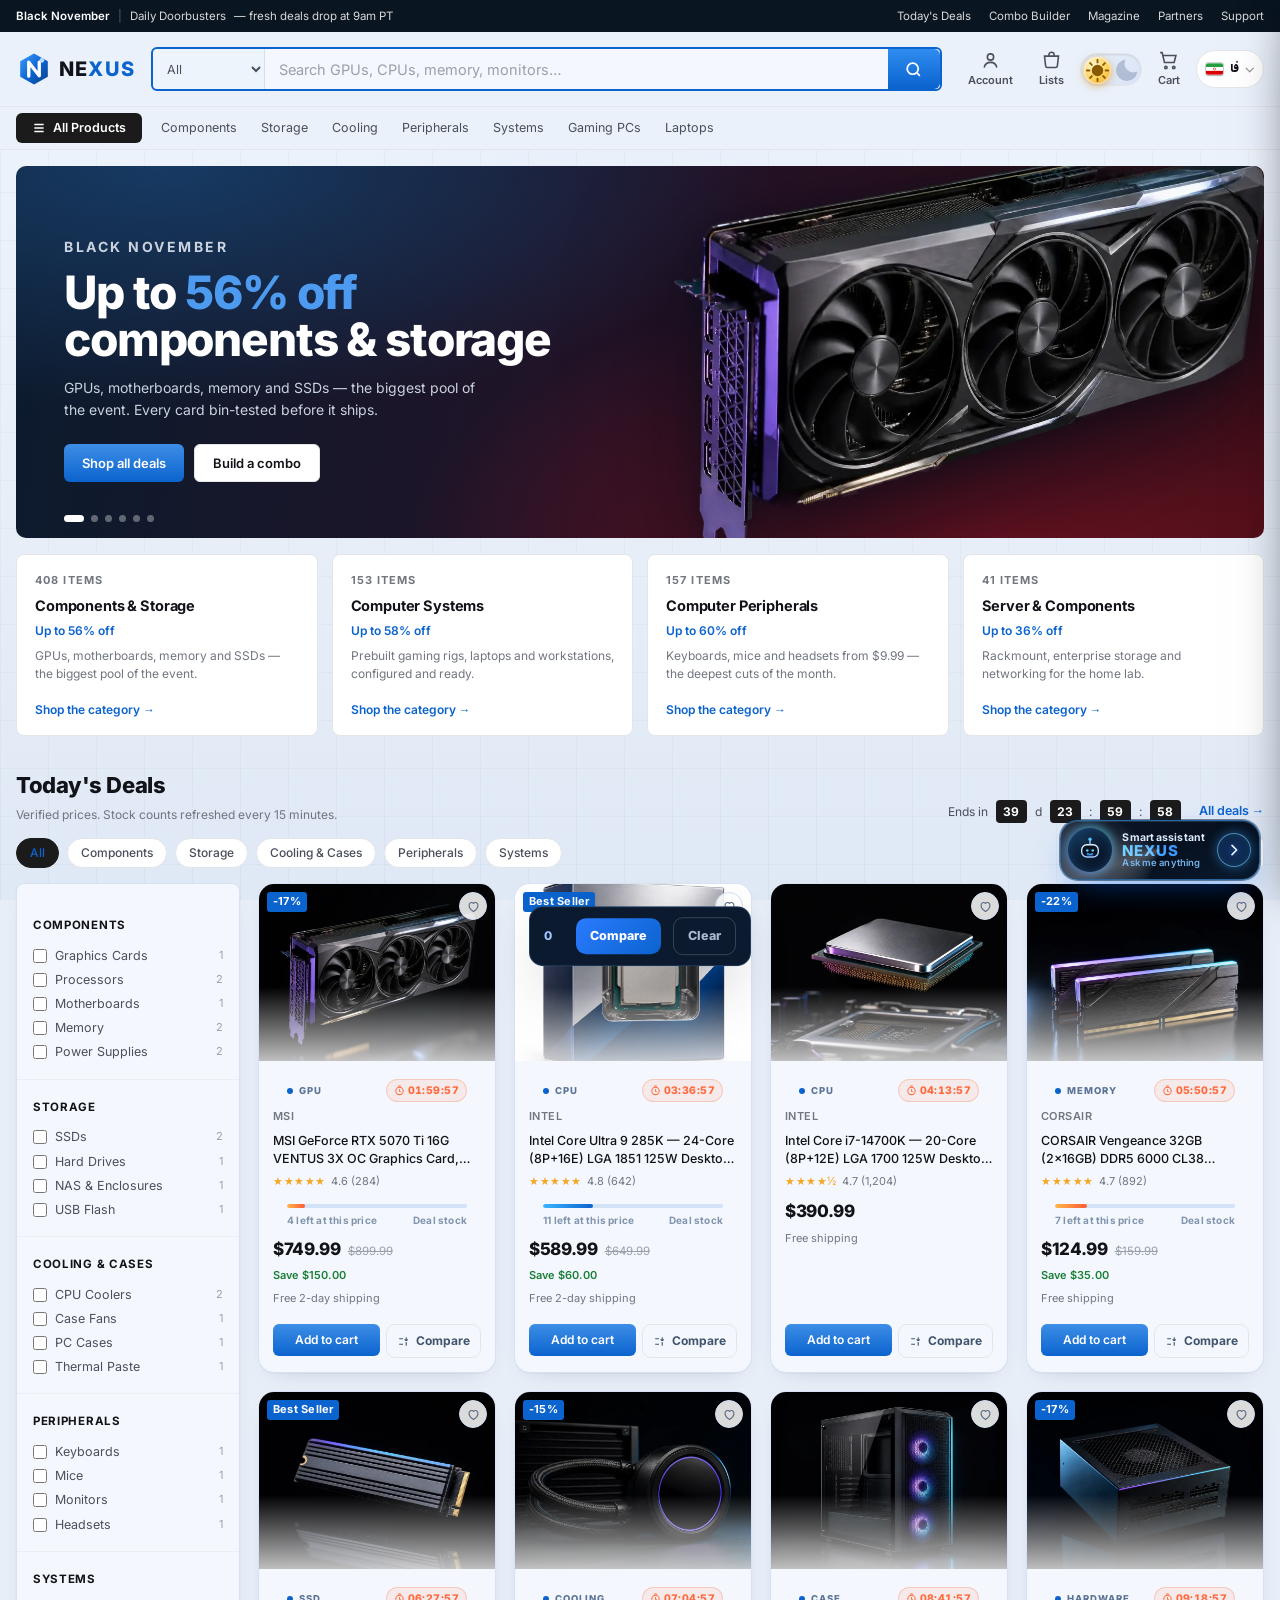
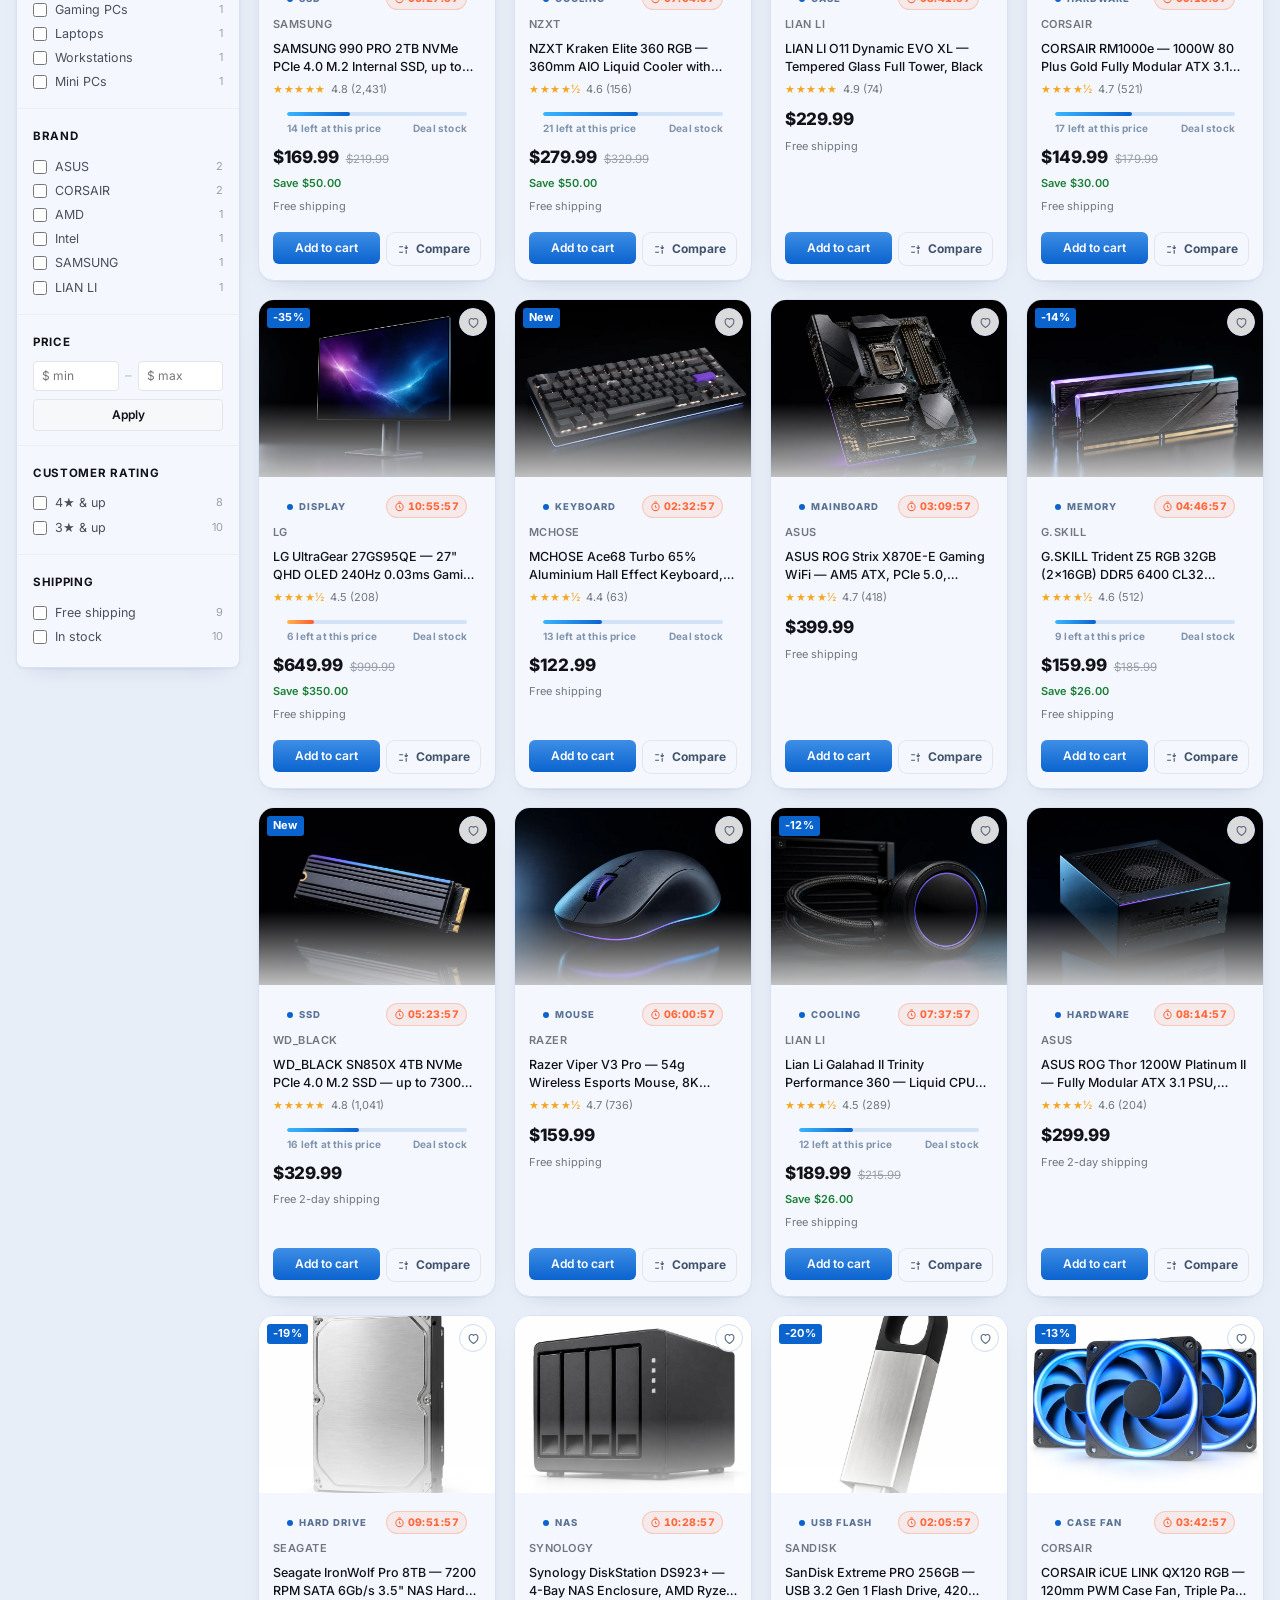
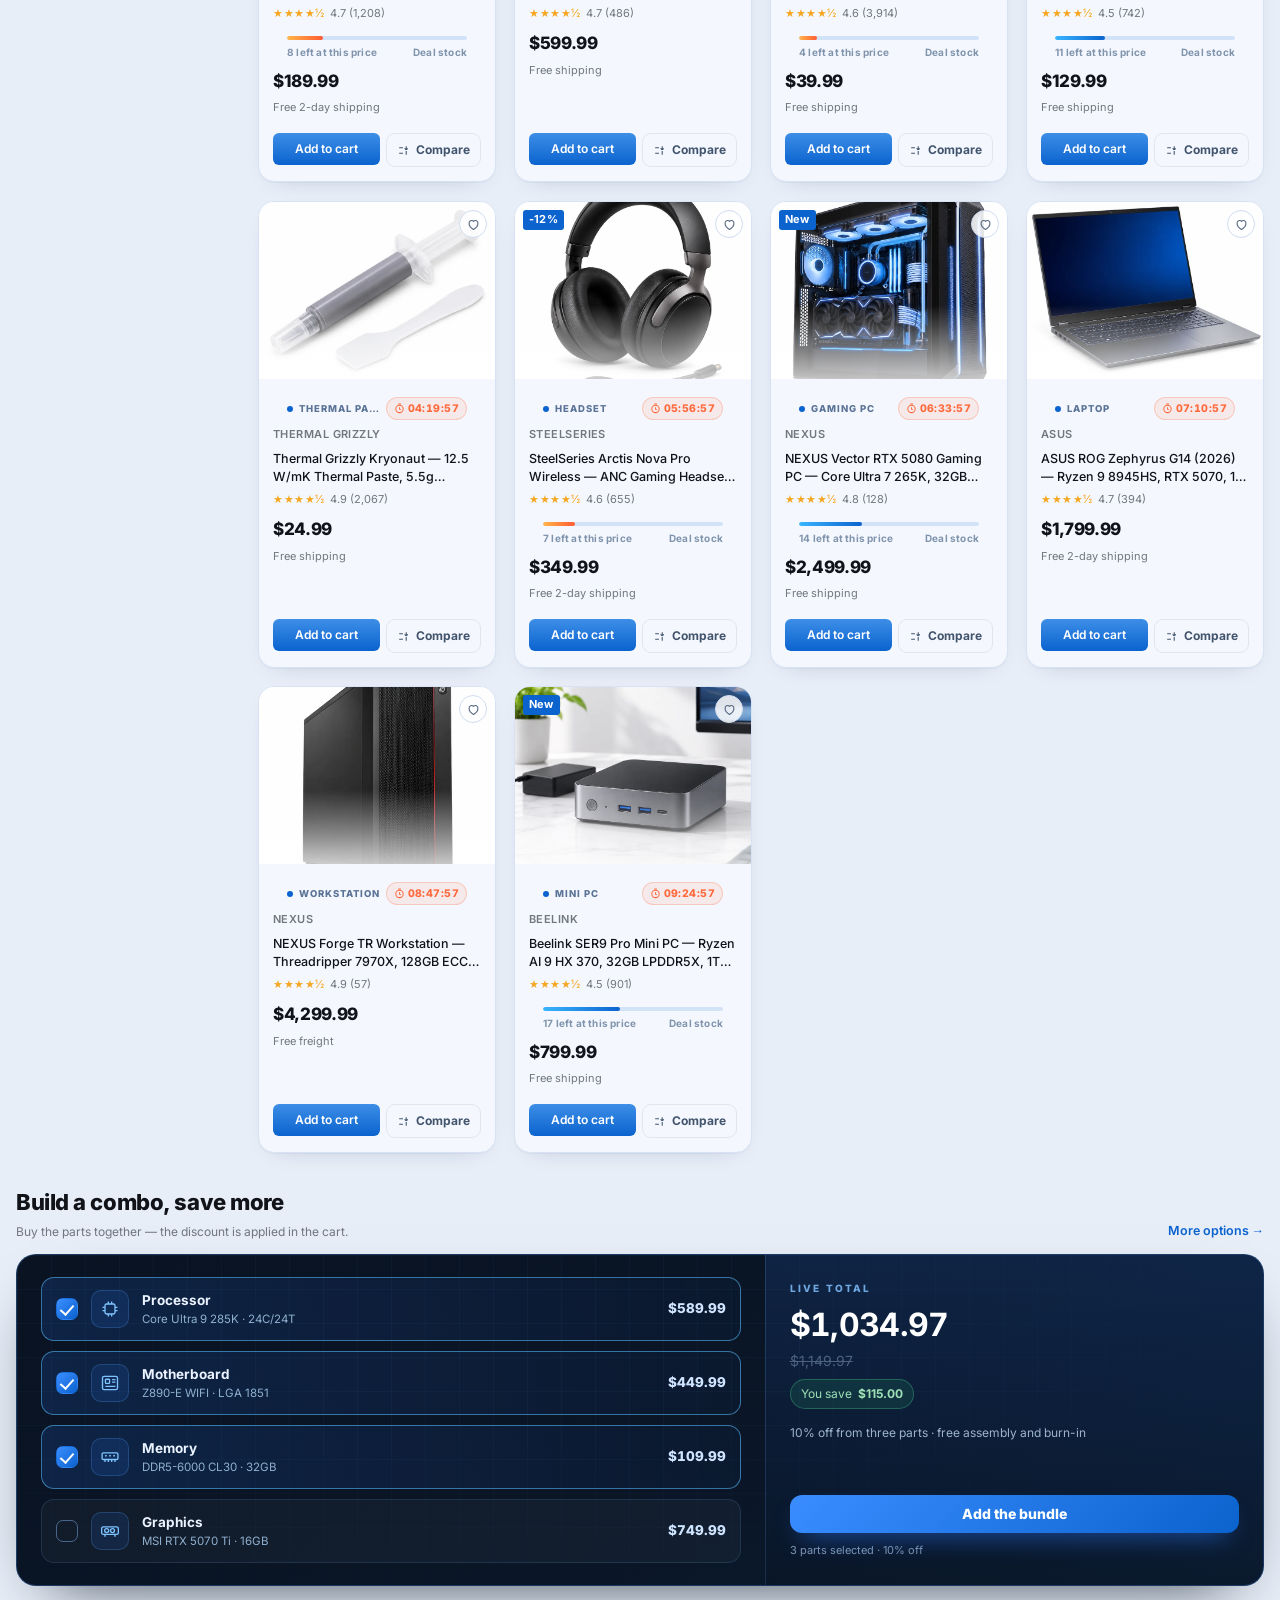
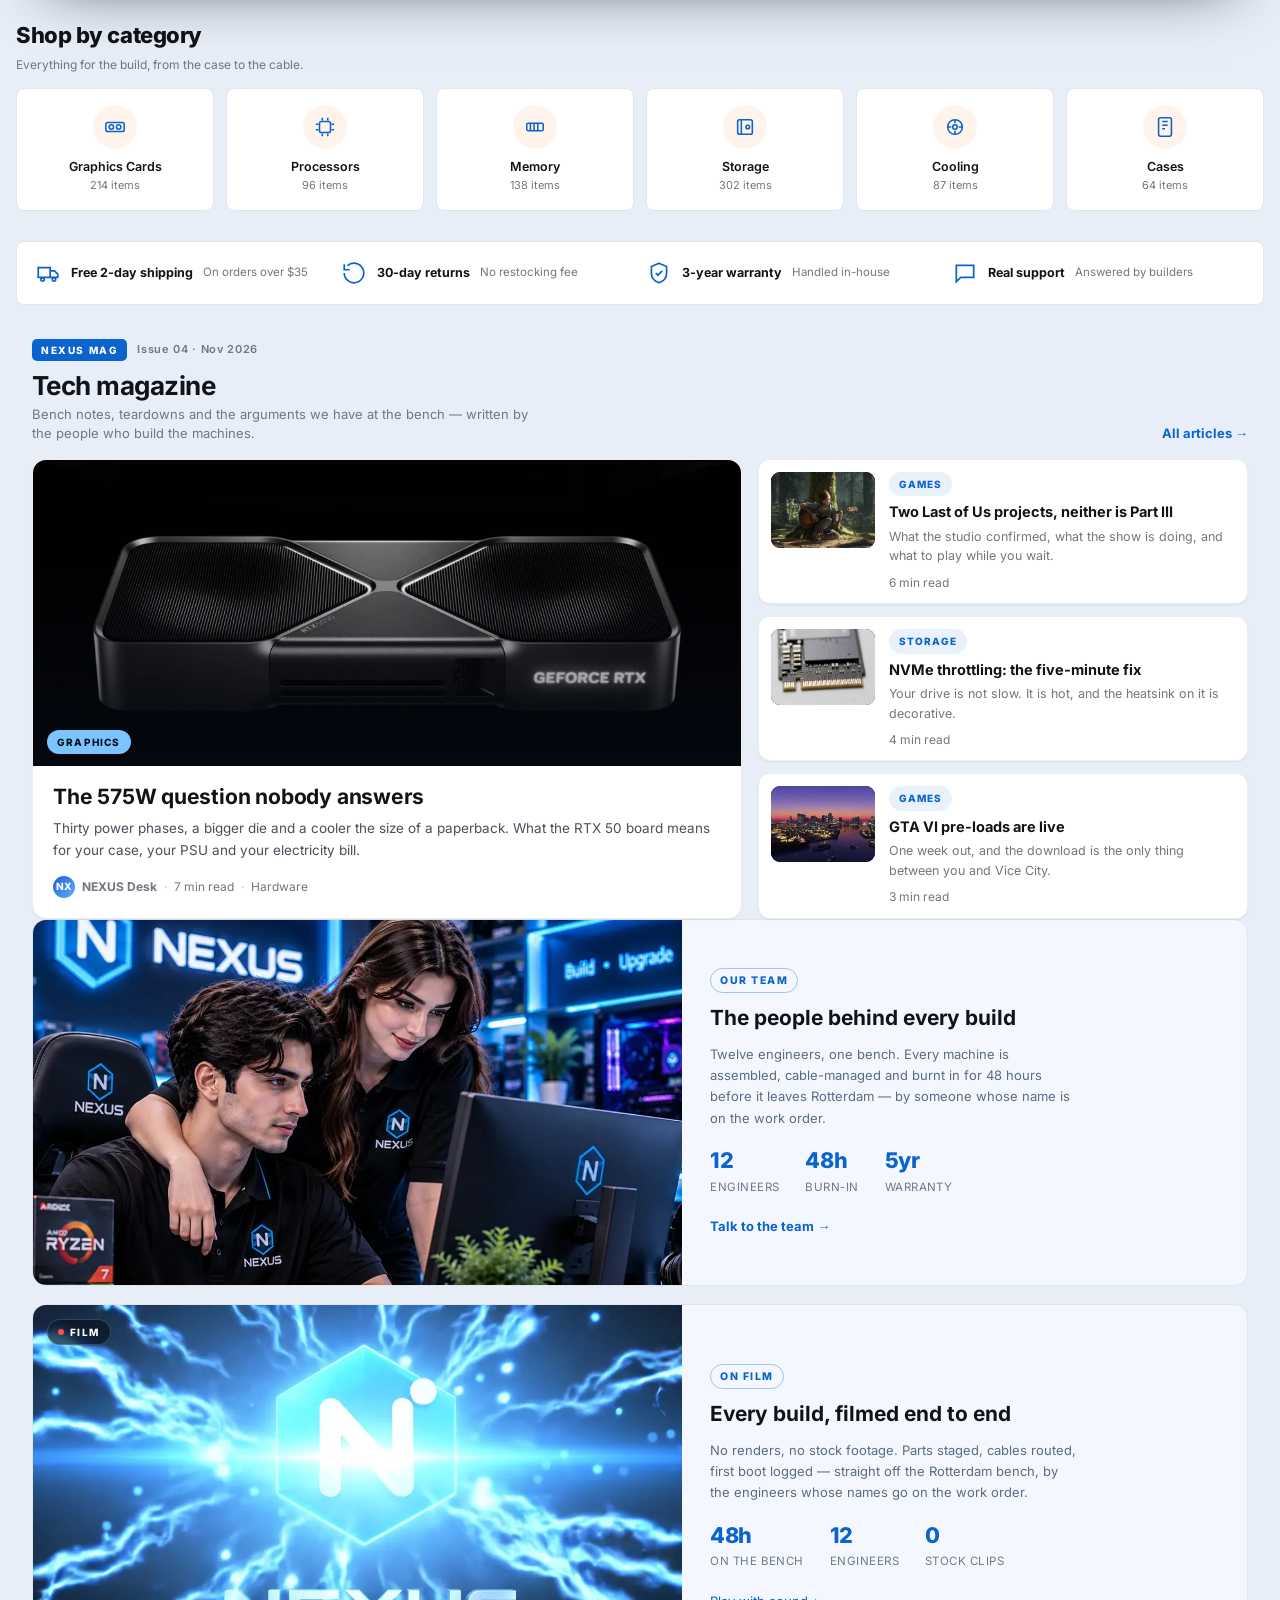
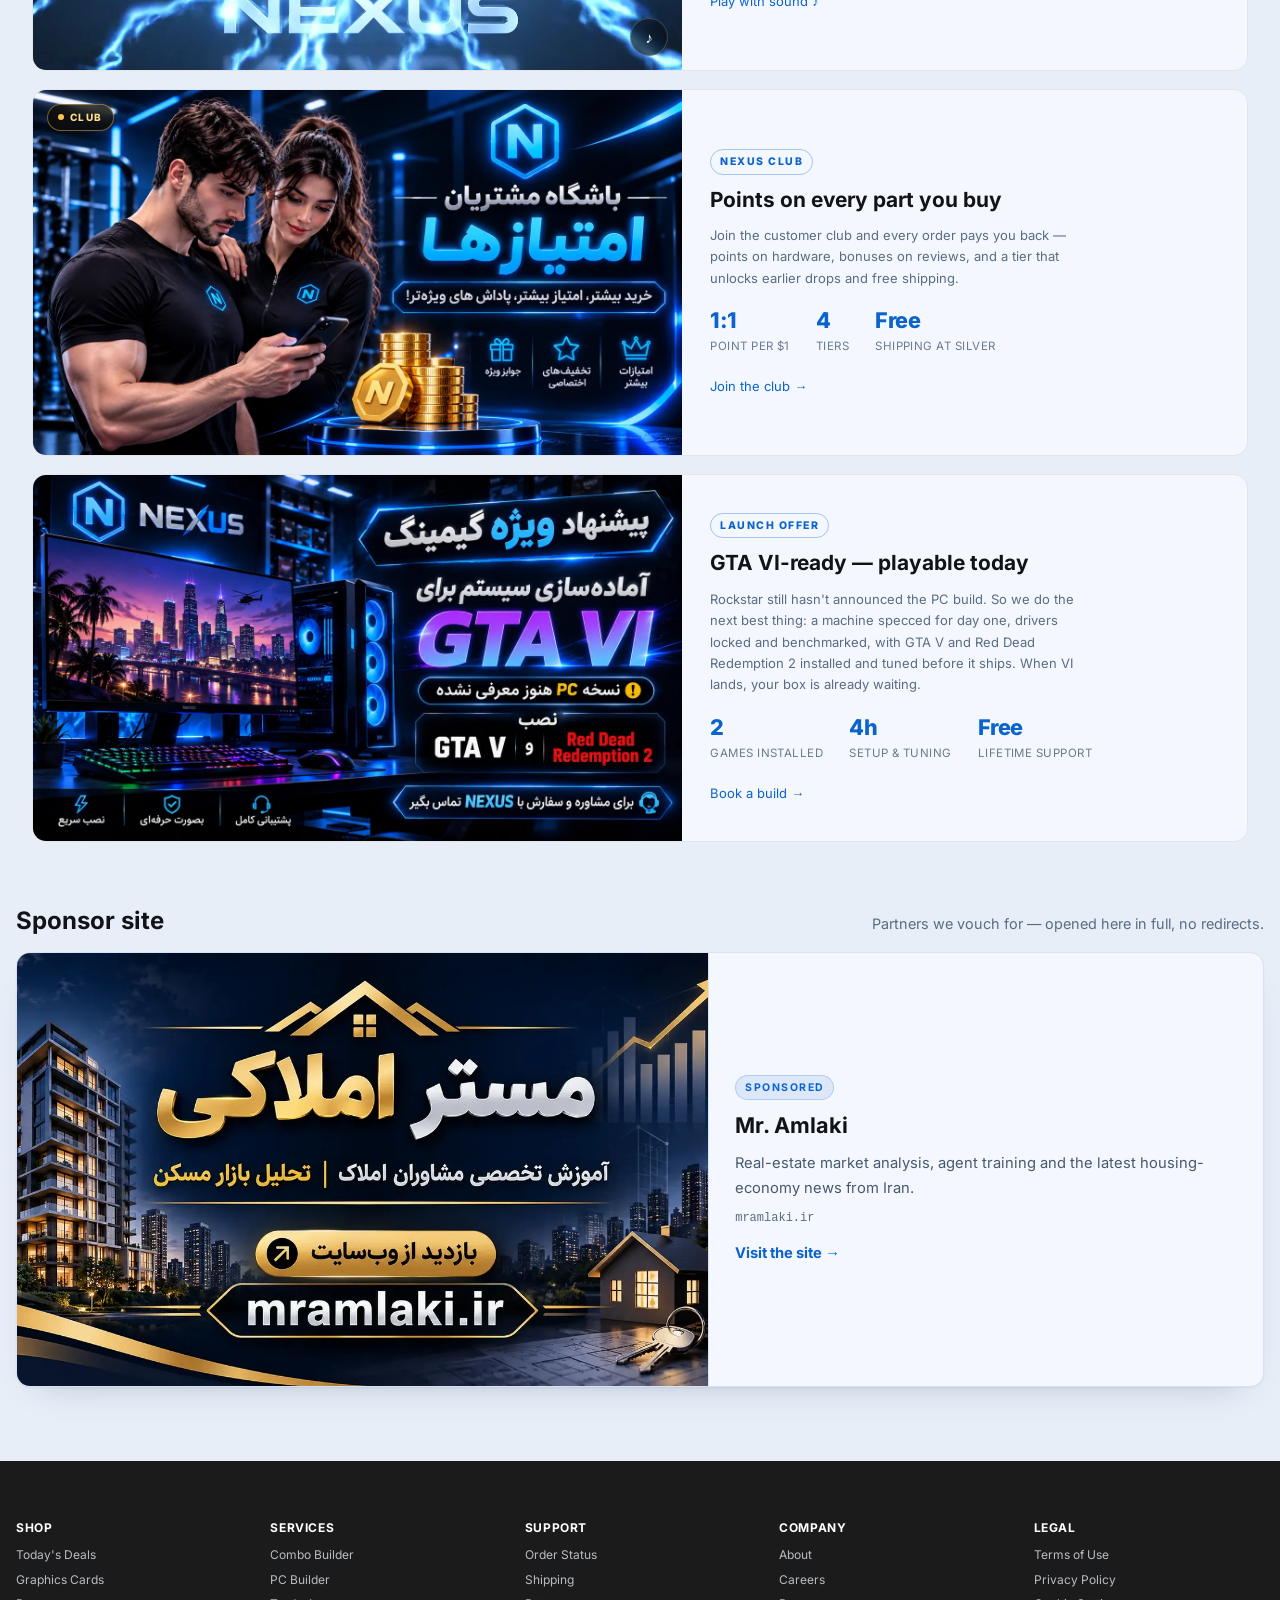
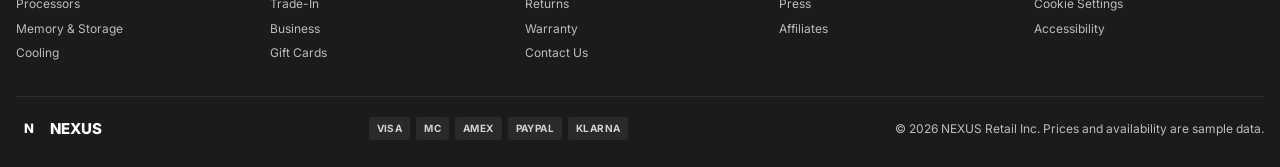
<file: index.html>
<!doctype html>
<html lang="en">
<head>
<meta charset="utf-8">
<link rel="icon" type="image/svg+xml" href="assets/logo-nexus.svg">
<meta name="viewport" content="width=device-width, initial-scale=1">
<title>NEXUS — Computer Hardware, Components &amp; PC Parts</title>
<meta name="description" content="Shop graphics cards, processors, memory, storage, cooling and peripherals. Daily deals, combo savings and 2-day shipping.">
<link rel="preload" href="assets/fonts/inter-var-lat.woff2" as="font" type="font/woff2" crossorigin>
<link rel="preload" href="assets/fonts/estedad-400-ar.woff2" as="font" type="font/woff2" crossorigin>
<link rel="stylesheet" href="assets/fonts.css?v=1">
<link rel="stylesheet" href="assets/store.css?v=22">
</head>
<body>

<!-- ============ utility bar ============ -->
<div class="util">
  <div class="wrap">
    <div class="util-left">
      <b>Black November</b><span class="sep">|</span>
      <span class="hot">Daily Doorbusters</span> — fresh deals drop at 9am PT
    </div>
    <div class="util-right">
      <a href="#deals">Today's Deals</a>
      <a href="#combos">Combo Builder</a>
      <a href="magazine.html">Magazine</a>
      <a href="#">Partners</a>
      <a href="#" id="supportLink">Support</a>
    </div>
  </div>
</div>

<!-- ============ masthead ============ -->
<header class="mast">
  <div class="wrap">
    <a class="logo" href="#top" aria-label="NEXUS home">
      <span class="logo-mark" aria-hidden="true"><svg viewBox="0 0 48 48"><defs><linearGradient id="nxg" x1="0" y1="0" x2="1" y2="1"><stop offset="0" stop-color="#3d9bff"/><stop offset=".55" stop-color="#0b63ce"/><stop offset="1" stop-color="#083f86"/></linearGradient></defs><path d="M24 3.2 42.4 13.6v20.8L24 44.8 5.6 34.4V13.6z" fill="url(#nxg)"/><path d="M17 33.5V15l14 18V15" fill="none" stroke="#fff" stroke-width="4.4" stroke-linecap="round" stroke-linejoin="round"/><circle cx="34.5" cy="12.4" r="3.1" fill="#badcff"/></svg></span>
      <span class="logo-word">NE<span>XUS</span></span>
    </a>

    <form class="search" role="search" onsubmit="return false">
      <select class="search-cat" id="searchCat" aria-label="Category">
        <option value="all">All</option>
        <option value="gpu">Graphics Cards</option>
        <option value="cpu">Processors</option>
        <option value="mobo">Motherboards</option>
        <option value="mem">Memory</option>
        <option value="psu">Power Supplies</option>
        <option value="ssd">SSDs</option>
        <option value="hdd">Hard Drives</option>
        <option value="nas">NAS &amp; Enclosures</option>
        <option value="usb">USB Flash</option>
        <option value="cool">CPU Coolers</option>
        <option value="fan">Case Fans</option>
        <option value="case">PC Cases</option>
        <option value="paste">Thermal Paste</option>
        <option value="kb">Keyboards</option>
        <option value="mouse">Mice</option>
        <option value="mon">Monitors</option>
        <option value="headset">Headsets</option>
        <option value="pc">Gaming PCs</option>
        <option value="laptop">Laptops</option>
        <option value="ws">Workstations</option>
        <option value="mini">Mini PCs</option>
      </select>
      <input class="search-in" id="searchIn" type="search" placeholder="Search GPUs, CPUs, memory, monitors…" autocomplete="off">
      <button class="search-btn" id="searchBtn" aria-label="Search">
        <svg viewBox="0 0 24 24"><circle cx="11" cy="11" r="7"/><path d="M20 20l-3.6-3.6"/></svg>
      </button>
    </form>

    <div class="mast-actions">
      <a class="mact" href="#" id="acctBtn">
        <svg viewBox="0 0 24 24"><circle cx="12" cy="8" r="3.6"/><path d="M4.8 20c.7-3.7 3.7-5.9 7.2-5.9s6.5 2.2 7.2 5.9"/></svg>
        <b>Account</b>
      </a>
      <a class="mact" href="#" id="listsBtn" role="button" aria-label="Lists">
        <svg viewBox="0 0 24 24"><path d="M4 7h16l-1.3 11.2a2 2 0 0 1-2 1.8H7.3a2 2 0 0 1-2-1.8L4 7Z"/><path d="M9 7V5.5A3 3 0 0 1 15 5.5V7"/></svg>
        <b>Lists</b>
        <span class="ld-count" id="listsCount" hidden>0</span>
      </a>
      <button class="mact theme-sw" id="modeBtn" aria-label="Switch to dark mode"><span class="tsw" aria-hidden="true">
  <svg class="tsw-sun" viewBox="0 0 24 24" width="13" height="13"><circle cx="12" cy="12" r="4.2" fill="currentColor"/><g stroke="currentColor" stroke-width="1.7" stroke-linecap="round"><path d="M12 2.6v2.2M12 19.2v2.2M2.6 12h2.2M19.2 12h2.2M5.4 5.4l1.6 1.6M17 17l1.6 1.6M18.6 5.4L17 7M7 17l-1.6 1.6"/></g></svg>
  <svg class="tsw-moon" viewBox="0 0 24 24" width="13" height="13"><path d="M20.5 14.2A8.6 8.6 0 0 1 9.8 3.5 8.6 8.6 0 1 0 20.5 14.2z" fill="currentColor"/></svg>
  <span class="tsw-knob"></span>
</span><b class="tsw-txt">Night</b></button><button class="mact" id="cartBtn" aria-label="Cart">
        <svg viewBox="0 0 24 24"><circle cx="9" cy="20" r="1.4"/><circle cx="18" cy="20" r="1.4"/><path d="M2.5 3h2.2l2.7 11.2h11l2.1-8H6.2"/></svg>
        <b>Cart</b>
        <span class="cart-count" id="cartCount">0</span>
      </button>
      <button class="lang-btn" id="langBtn"><span class="flag flag-ir"></span><b>فا</b></button>
    </div>
  </div>
</header>

<!-- ============ category nav ============ -->
<nav class="cnav" id="top">
  <div class="wrap">
    <a class="first" href="#deals">
      <svg viewBox="0 0 24 24"><path d="M4 6h16M4 12h16M4 18h16"/></svg>
      All Products
    </a>
    <a href="#deals" data-cat="grp:parts">Components</a>
    <a href="#deals" data-cat="grp:storage">Storage</a>
    <a href="#deals" data-cat="grp:coolcase">Cooling</a>
    <a href="#deals" data-cat="grp:per">Peripherals</a>
    <a href="#deals" data-cat="grp:systems">Systems</a>
    <a href="#deals" data-cat="pc">Gaming PCs</a>
    <a href="#deals" data-cat="laptop">Laptops</a>

    <div class="mega">
      <div class="mega-grid">
        <div>
          <h5>Components</h5>
          <ul>
            <li><a href="#deals" data-cat="gpu">Graphics Cards</a></li>
            <li><a href="#deals" data-cat="cpu">CPUs / Processors</a></li>
            <li><a href="#deals" data-cat="mobo">Motherboards</a></li>
            <li><a href="#deals" data-cat="mem">Memory</a></li>
            <li><a href="#deals" data-cat="psu">Power Supplies</a></li>
          </ul>
        </div>
        <div>
          <h5>Storage</h5>
          <ul>
            <li><a href="#deals" data-cat="ssd">SSDs</a></li>
            <li><a href="#deals" data-cat="hdd">Hard Drives</a></li>
            <li><a href="#deals" data-cat="nas">NAS &amp; Enclosures</a></li>
            <li><a href="#deals" data-cat="usb">USB Flash</a></li>
          </ul>
        </div>
        <div>
          <h5>Cooling &amp; Cases</h5>
          <ul>
            <li><a href="#deals" data-cat="cool">CPU Coolers</a></li>
            <li><a href="#deals" data-cat="fan">Case Fans</a></li>
            <li><a href="#deals" data-cat="case">PC Cases</a></li>
            <li><a href="#deals" data-cat="paste">Thermal Paste</a></li>
          </ul>
        </div>
        <div>
          <h5>Peripherals</h5>
          <ul>
            <li><a href="#deals" data-cat="kb">Keyboards</a></li>
            <li><a href="#deals" data-cat="mouse">Mice</a></li>
            <li><a href="#deals" data-cat="mon">Monitors</a></li>
            <li><a href="#deals" data-cat="headset">Headsets</a></li>
          </ul>
        </div>
        <div>
          <h5>Systems</h5>
          <ul>
            <li><a href="#deals" data-cat="pc">Gaming PCs</a></li>
            <li><a href="#deals" data-cat="laptop">Laptops</a></li>
            <li><a href="#deals" data-cat="ws">Workstations</a></li>
            <li><a href="#deals" data-cat="mini">Mini PCs</a></li>
          </ul>
        </div>
      </div>
    </div>
  </div>
</nav>

<main class="wrap">

  <!-- ============ hero ============ -->
  <section class="hero">
    <div class="hero-slides" aria-hidden="true">
      <div class="hero-slide gpu on"><img src="assets/gpu-cut.webp" alt="NVIDIA GeForce RTX 5090 graphics card"></div>
      <div class="hero-slide"><img src="assets/cut-cpu.webp" alt="Desktop processor with gold contact array"></div>
      <div class="hero-slide"><img src="assets/cut-monitor.webp" alt="27-inch OLED gaming monitor"></div>
      <div class="hero-slide"><img src="assets/cut-keyboard.webp" alt="Mechanical keyboard, tenkeyless"></div>
      <div class="hero-slide"><img src="assets/cut-mouse.webp" alt="Lightweight wireless gaming mouse"></div>
      <div class="hero-slide"><img src="assets/cut-aio.webp" alt="360mm all-in-one liquid CPU cooler"></div>
    </div>
    <div class="hero-in">
      <p class="hero-kicker">Black November</p>
      <h1>Up to <em>56% off</em><br>components &amp; storage</h1>
      <p>GPUs, motherboards, memory and SSDs — the biggest pool of the event. Every card bin-tested before it ships.</p>
      <div class="hero-cta">
        <a class="btn btn-orange" href="#deals">Shop all deals</a>
        <a class="btn btn-white" href="#combos">Build a combo</a>
      </div>
    </div>
    <div class="dots"><i class="on" role="button" tabindex="0" aria-label="Slide 1"></i><i role="button" tabindex="0" aria-label="Slide 2"></i><i role="button" tabindex="0" aria-label="Slide 3"></i><i role="button" tabindex="0" aria-label="Slide 4"></i><i role="button" tabindex="0" aria-label="Slide 5"></i><i role="button" tabindex="0" aria-label="Slide 6"></i></div>
  </section>

  <!-- ============ event tiles ============ -->
  <section class="events">
    <article class="evt">
      <span class="evt-count">408 ITEMS</span>
      <h4>Components &amp; Storage</h4>
      <span class="off">Up to 56% off</span>
      <p>GPUs, motherboards, memory and SSDs — the biggest pool of the event.</p>
      <a class="go" href="#deals">Shop the category →</a>
    </article>
    <article class="evt">
      <span class="evt-count">153 ITEMS</span>
      <h4>Computer Systems</h4>
      <span class="off">Up to 58% off</span>
      <p>Prebuilt gaming rigs, laptops and workstations, configured and ready.</p>
      <a class="go" href="#deals">Shop the category →</a>
    </article>
    <article class="evt">
      <span class="evt-count">157 ITEMS</span>
      <h4>Computer Peripherals</h4>
      <span class="off">Up to 60% off</span>
      <p>Keyboards, mice and headsets from $9.99 — the deepest cuts of the month.</p>
      <a class="go" href="#deals">Shop the category →</a>
    </article>
    <article class="evt">
      <span class="evt-count">41 ITEMS</span>
      <h4>Server &amp; Components</h4>
      <span class="off">Up to 36% off</span>
      <p>Rackmount, enterprise storage and networking for the home lab.</p>
      <a class="go" href="#deals">Shop the category →</a>
    </article>
  </section>

  <!-- ============ today's deals ============ -->
  <section class="sec" id="deals">
    <div class="sec-head">
      <div>
        <h2>Today's Deals</h2>
        <p>Verified prices. Stock counts refreshed every 15 minutes.</p>
      </div>
      <div style="display:flex;align-items:center;gap:18px">
        <div class="timer">Ends in <b id="t-d">40</b>d <b id="t-h">00</b>:<b id="t-m">00</b>:<b id="t-s">00</b></div>
        <a class="link" href="#">All deals →</a>
      </div>
    </div>

    <div style="display:flex;align-items:center;justify-content:space-between;gap:16px;margin-bottom:14px;flex-wrap:wrap">
      <div class="chips" id="chips">
        <button class="chip on" data-f="all">All</button>
        <button class="chip" data-f="grp:parts">Components</button>
        <button class="chip" data-f="grp:storage">Storage</button>
        <button class="chip" data-f="grp:coolcase">Cooling &amp; Cases</button>
        <button class="chip" data-f="grp:per">Peripherals</button>
        <button class="chip" data-f="grp:systems">Systems</button>
      </div>
      <div style="display:flex;align-items:center;gap:10px">
        <span style="font-size:12px;color:var(--ink-3)" id="resCount">10 results</span>
        <select id="sortSel" style="height:32px;border:1px solid var(--line);border-radius:6px;padding:0 8px;background:#fff;font-size:12px">
          <option value="pop">Sort: Popular</option>
          <option value="low">Price: low to high</option>
          <option value="high">Price: high to low</option>
          <option value="rate">Top rated</option>
        </select>
      </div>
    </div>

    <div class="shop">
      <!-- filters -->
      <aside class="filters">
        <div class="fgroup">
          <h5>Components</h5>
          <label><input type="checkbox" class="fcat" value="gpu"><span>Graphics Cards</span><span class="cnt">1</span></label>
          <label><input type="checkbox" class="fcat" value="cpu"><span>Processors</span><span class="cnt">2</span></label>
          <label><input type="checkbox" class="fcat" value="mobo"><span>Motherboards</span><span class="cnt">1</span></label>
          <label><input type="checkbox" class="fcat" value="mem"><span>Memory</span><span class="cnt">2</span></label>
          <label><input type="checkbox" class="fcat" value="psu"><span>Power Supplies</span><span class="cnt">2</span></label>
        </div>
        <div class="fgroup">
          <h5>Storage</h5>
          <label><input type="checkbox" class="fcat" value="ssd"><span>SSDs</span><span class="cnt">2</span></label>
          <label><input type="checkbox" class="fcat" value="hdd"><span>Hard Drives</span><span class="cnt">1</span></label>
          <label><input type="checkbox" class="fcat" value="nas"><span>NAS &amp; Enclosures</span><span class="cnt">1</span></label>
          <label><input type="checkbox" class="fcat" value="usb"><span>USB Flash</span><span class="cnt">1</span></label>
        </div>
        <div class="fgroup">
          <h5>Cooling &amp; Cases</h5>
          <label><input type="checkbox" class="fcat" value="cool"><span>CPU Coolers</span><span class="cnt">2</span></label>
          <label><input type="checkbox" class="fcat" value="fan"><span>Case Fans</span><span class="cnt">1</span></label>
          <label><input type="checkbox" class="fcat" value="case"><span>PC Cases</span><span class="cnt">1</span></label>
          <label><input type="checkbox" class="fcat" value="paste"><span>Thermal Paste</span><span class="cnt">1</span></label>
        </div>
        <div class="fgroup">
          <h5>Peripherals</h5>
          <label><input type="checkbox" class="fcat" value="kb"><span>Keyboards</span><span class="cnt">1</span></label>
          <label><input type="checkbox" class="fcat" value="mouse"><span>Mice</span><span class="cnt">1</span></label>
          <label><input type="checkbox" class="fcat" value="mon"><span>Monitors</span><span class="cnt">1</span></label>
          <label><input type="checkbox" class="fcat" value="headset"><span>Headsets</span><span class="cnt">1</span></label>
        </div>
        <div class="fgroup">
          <h5>Systems</h5>
          <label><input type="checkbox" class="fcat" value="pc"><span>Gaming PCs</span><span class="cnt">1</span></label>
          <label><input type="checkbox" class="fcat" value="laptop"><span>Laptops</span><span class="cnt">1</span></label>
          <label><input type="checkbox" class="fcat" value="ws"><span>Workstations</span><span class="cnt">1</span></label>
          <label><input type="checkbox" class="fcat" value="mini"><span>Mini PCs</span><span class="cnt">1</span></label>
        </div>
        <div class="fgroup">
          <h5>Brand</h5>
          <label><input type="checkbox"><span>ASUS</span><span class="cnt">2</span></label>
          <label><input type="checkbox"><span>CORSAIR</span><span class="cnt">2</span></label>
          <label><input type="checkbox"><span>AMD</span><span class="cnt">1</span></label>
          <label><input type="checkbox"><span>Intel</span><span class="cnt">1</span></label>
          <label><input type="checkbox"><span>SAMSUNG</span><span class="cnt">1</span></label>
          <label><input type="checkbox"><span>LIAN LI</span><span class="cnt">1</span></label>
        </div>
        <div class="fgroup">
          <h5>Price</h5>
          <div class="price-row">
            <input type="number" placeholder="$ min" id="pmin">
            <span style="color:#b8bcc3">–</span>
            <input type="number" placeholder="$ max" id="pmax">
          </div>
          <button class="apply" id="applyPrice">Apply</button>
        </div>
        <div class="fgroup">
          <h5>Customer rating</h5>
          <label><input type="checkbox"><span>4★ &amp; up</span><span class="cnt">8</span></label>
          <label><input type="checkbox"><span>3★ &amp; up</span><span class="cnt">10</span></label>
        </div>
        <div class="fgroup">
          <h5>Shipping</h5>
          <label><input type="checkbox"><span>Free shipping</span><span class="cnt">9</span></label>
          <label><input type="checkbox"><span>In stock</span><span class="cnt">10</span></label>
        </div>
      </aside>

      <!-- products -->
      <div class="pgrid" id="pgrid">

        <article class="pcard" data-cat="gpu" data-price="749.99" data-rate="4.6">
          <div class="pthumb"><span class="pbadge">-17%</span><img src="assets/gpu.webp" alt="MSI GeForce RTX 5070 Ti graphics card" loading="lazy"></div>
          <div class="pbody">
            <span class="pbrand">MSI</span>
            <a class="pname" href="#">MSI GeForce RTX 5070 Ti 16G VENTUS 3X OC Graphics Card, 16GB GDDR7, DLSS 4</a>
            <div class="prate"><span class="stars">★★★★★</span> 4.6 (284)</div>
            <div class="pprice"><b>$749.99</b><s>$899.99</s></div>
            <div class="promo">Save $150.00</div>
            <div class="pship">Free 2-day shipping</div>
            <div class="pactions"><button class="btn btn-orange add">Add to cart</button><button class="btn btn-white cmp" type="button">Compare</button></div>
          </div>
        </article>

        <article class="pcard" data-cat="cpu" data-price="589.99" data-rate="4.8">
          <div class="pthumb"><span class="pbadge best">Best Seller</span><img src="assets/p-cpu-ultra9.webp" alt="Intel Core Ultra 9 285K processor" loading="lazy"></div>
          <div class="pbody">
            <span class="pbrand">Intel</span>
            <a class="pname" href="#">Intel Core Ultra 9 285K — 24-Core (8P+16E) LGA 1851 125W Desktop Processor</a>
            <div class="prate"><span class="stars">★★★★★</span> 4.8 (642)</div>
            <div class="pprice"><b>$589.99</b><s>$649.99</s></div>
            <div class="promo">Save $60.00</div>
            <div class="pship">Free 2-day shipping</div>
            <div class="pactions"><button class="btn btn-orange add">Add to cart</button><button class="btn btn-white cmp" type="button">Compare</button></div>
          </div>
        </article>

        <article class="pcard" data-cat="cpu" data-price="390.99" data-rate="4.7">
          <div class="pthumb"><img src="assets/cpu.webp" alt="Intel Core i7-14700K processor" loading="lazy"></div>
          <div class="pbody">
            <span class="pbrand">Intel</span>
            <a class="pname" href="#">Intel Core i7-14700K — 20-Core (8P+12E) LGA 1700 125W Desktop Processor</a>
            <div class="prate"><span class="stars">★★★★½</span> 4.7 (1,204)</div>
            <div class="pprice"><b>$390.99</b></div>
            <div class="pship">Free shipping</div>
            <div class="pactions"><button class="btn btn-orange add">Add to cart</button><button class="btn btn-white cmp" type="button">Compare</button></div>
          </div>
        </article>

        <article class="pcard" data-cat="mem" data-price="124.99" data-rate="4.7">
          <div class="pthumb"><span class="pbadge">-22%</span><img src="assets/ram.webp" alt="Corsair Vengeance 32GB DDR5 memory kit" loading="lazy"></div>
          <div class="pbody">
            <span class="pbrand">CORSAIR</span>
            <a class="pname" href="#">CORSAIR Vengeance 32GB (2×16GB) DDR5 6000 CL38 Desktop Memory</a>
            <div class="prate"><span class="stars">★★★★★</span> 4.7 (892)</div>
            <div class="pprice"><b>$124.99</b><s>$159.99</s></div>
            <div class="promo">Save $35.00</div>
            <div class="pship">Free shipping</div>
            <div class="pactions"><button class="btn btn-orange add">Add to cart</button><button class="btn btn-white cmp" type="button">Compare</button></div>
          </div>
        </article>

        <article class="pcard" data-cat="ssd" data-price="169.99" data-rate="4.8">
          <div class="pthumb"><span class="pbadge best">Best Seller</span><img src="assets/ssd.webp" alt="Samsung 990 PRO 2TB NVMe SSD" loading="lazy"></div>
          <div class="pbody">
            <span class="pbrand">SAMSUNG</span>
            <a class="pname" href="#">SAMSUNG 990 PRO 2TB NVMe PCIe 4.0 M.2 Internal SSD, up to 7450 MB/s</a>
            <div class="prate"><span class="stars">★★★★★</span> 4.8 (2,431)</div>
            <div class="pprice"><b>$169.99</b><s>$219.99</s></div>
            <div class="promo">Save $50.00</div>
            <div class="pship">Free shipping</div>
            <div class="pactions"><button class="btn btn-orange add">Add to cart</button><button class="btn btn-white cmp" type="button">Compare</button></div>
          </div>
        </article>

        <article class="pcard" data-cat="cool" data-price="279.99" data-rate="4.6">
          <div class="pthumb"><span class="pbadge">-15%</span><img src="assets/aio.webp" alt="NZXT Kraken Elite 360 RGB liquid cooler" loading="lazy"></div>
          <div class="pbody">
            <span class="pbrand">NZXT</span>
            <a class="pname" href="#">NZXT Kraken Elite 360 RGB — 360mm AIO Liquid Cooler with LCD Display</a>
            <div class="prate"><span class="stars">★★★★½</span> 4.6 (156)</div>
            <div class="pprice"><b>$279.99</b><s>$329.99</s></div>
            <div class="promo">Save $50.00</div>
            <div class="pship">Free shipping</div>
            <div class="pactions"><button class="btn btn-orange add">Add to cart</button><button class="btn btn-white cmp" type="button">Compare</button></div>
          </div>
        </article>

        <article class="pcard" data-cat="case" data-price="229.99" data-rate="4.9">
          <div class="pthumb"><img src="assets/case.webp" alt="Lian Li O11 Dynamic EVO XL case" loading="lazy"></div>
          <div class="pbody">
            <span class="pbrand">LIAN LI</span>
            <a class="pname" href="#">LIAN LI O11 Dynamic EVO XL — Tempered Glass Full Tower, Black</a>
            <div class="prate"><span class="stars">★★★★★</span> 4.9 (74)</div>
            <div class="pprice"><b>$229.99</b></div>
            <div class="pship">Free shipping</div>
            <div class="pactions"><button class="btn btn-orange add">Add to cart</button><button class="btn btn-white cmp" type="button">Compare</button></div>
          </div>
        </article>

        <article class="pcard" data-cat="psu" data-price="149.99" data-rate="4.7">
          <div class="pthumb"><span class="pbadge">-17%</span><img src="assets/psu.webp" alt="Corsair RM1000e power supply" loading="lazy"></div>
          <div class="pbody">
            <span class="pbrand">CORSAIR</span>
            <a class="pname" href="#">CORSAIR RM1000e — 1000W 80 Plus Gold Fully Modular ATX 3.1 PSU</a>
            <div class="prate"><span class="stars">★★★★½</span> 4.7 (521)</div>
            <div class="pprice"><b>$149.99</b><s>$179.99</s></div>
            <div class="promo">Save $30.00</div>
            <div class="pship">Free shipping</div>
            <div class="pactions"><button class="btn btn-orange add">Add to cart</button><button class="btn btn-white cmp" type="button">Compare</button></div>
          </div>
        </article>

        <article class="pcard" data-cat="mon" data-price="649.99" data-rate="4.5">
          <div class="pthumb"><span class="pbadge">-35%</span><img src="assets/monitor.webp" alt="LG UltraGear 27 inch OLED gaming monitor" loading="lazy"></div>
          <div class="pbody">
            <span class="pbrand">LG</span>
            <a class="pname" href="#">LG UltraGear 27GS95QE — 27" QHD OLED 240Hz 0.03ms Gaming Monitor</a>
            <div class="prate"><span class="stars">★★★★½</span> 4.5 (208)</div>
            <div class="pprice"><b>$649.99</b><s>$999.99</s></div>
            <div class="promo">Save $350.00</div>
            <div class="pship">Free shipping</div>
            <div class="pactions"><button class="btn btn-orange add">Add to cart</button><button class="btn btn-white cmp" type="button">Compare</button></div>
          </div>
        </article>

        <article class="pcard" data-cat="kb" data-price="122.99" data-rate="4.4">
          <div class="pthumb"><span class="pbadge new">New</span><img src="assets/keyboard.webp" alt="MCHOSE Ace68 Turbo keyboard" loading="lazy"></div>
          <div class="pbody">
            <span class="pbrand">MCHOSE</span>
            <a class="pname" href="#">MCHOSE Ace68 Turbo 65% Aluminium Hall Effect Keyboard, 16K Polling</a>
            <div class="prate"><span class="stars">★★★★½</span> 4.4 (63)</div>
            <div class="pprice"><b>$122.99</b></div>
            <div class="pship">Free shipping</div>
            <div class="pactions"><button class="btn btn-orange add">Add to cart</button><button class="btn btn-white cmp" type="button">Compare</button></div>
          </div>
        </article>


        <article class="pcard" data-cat="mobo" data-price="399.99" data-rate="4.7">
          <div class="pthumb"><img src="assets/mobo.webp" alt="ASUS ROG Strix X870E-E motherboard" loading="lazy"></div>
          <div class="pbody">
            <span class="pbrand">ASUS</span>
            <a class="pname" href="#">ASUS ROG Strix X870E-E Gaming WiFi — AM5 ATX, PCIe 5.0, 18+2+2 Power Stages</a>
            <div class="prate"><span class="stars">★★★★½</span> 4.7 (418)</div>
            <div class="pprice"><b>$399.99</b></div>
            <div class="pship">Free shipping</div>
            <div class="pactions"><button class="btn btn-orange add">Add to cart</button><button class="btn btn-white cmp" type="button">Compare</button></div>
          </div>
        </article>

        <article class="pcard" data-cat="mem" data-price="159.99" data-rate="4.6">
          <div class="pthumb"><span class="pbadge">-14%</span><img src="assets/ram.webp" alt="G.SKILL Trident Z5 RGB memory" loading="lazy"></div>
          <div class="pbody">
            <span class="pbrand">G.SKILL</span>
            <a class="pname" href="#">G.SKILL Trident Z5 RGB 32GB (2×16GB) DDR5 6400 CL32 Desktop Memory</a>
            <div class="prate"><span class="stars">★★★★½</span> 4.6 (512)</div>
            <div class="pprice"><b>$159.99</b><s>$185.99</s></div>
            <div class="promo">Save $26.00</div>
            <div class="pship">Free shipping</div>
            <div class="pactions"><button class="btn btn-orange add">Add to cart</button><button class="btn btn-white cmp" type="button">Compare</button></div>
          </div>
        </article>

        <article class="pcard" data-cat="ssd" data-price="329.99" data-rate="4.8">
          <div class="pthumb"><span class="pbadge new">New</span><img src="assets/ssd.webp" alt="WD_BLACK SN850X 4TB SSD" loading="lazy"></div>
          <div class="pbody">
            <span class="pbrand">WD_BLACK</span>
            <a class="pname" href="#">WD_BLACK SN850X 4TB NVMe PCIe 4.0 M.2 SSD — up to 7300 MB/s, with heatsink</a>
            <div class="prate"><span class="stars">★★★★★</span> 4.8 (1,041)</div>
            <div class="pprice"><b>$329.99</b></div>
            <div class="pship">Free 2-day shipping</div>
            <div class="pactions"><button class="btn btn-orange add">Add to cart</button><button class="btn btn-white cmp" type="button">Compare</button></div>
          </div>
        </article>

        <article class="pcard" data-cat="mouse" data-price="159.99" data-rate="4.7">
          <div class="pthumb"><img src="assets/mouse.webp" alt="Razer Viper V3 Pro mouse" loading="lazy"></div>
          <div class="pbody">
            <span class="pbrand">RAZER</span>
            <a class="pname" href="#">Razer Viper V3 Pro — 54g Wireless Esports Mouse, 8K Polling, Focus Pro 35K</a>
            <div class="prate"><span class="stars">★★★★½</span> 4.7 (736)</div>
            <div class="pprice"><b>$159.99</b></div>
            <div class="pship">Free shipping</div>
            <div class="pactions"><button class="btn btn-orange add">Add to cart</button><button class="btn btn-white cmp" type="button">Compare</button></div>
          </div>
        </article>

        <article class="pcard" data-cat="cool" data-price="189.99" data-rate="4.5">
          <div class="pthumb"><span class="pbadge">-12%</span><img src="assets/aio.webp" alt="Lian Li Galahad II 360 cooler" loading="lazy"></div>
          <div class="pbody">
            <span class="pbrand">LIAN LI</span>
            <a class="pname" href="#">Lian Li Galahad II Trinity Performance 360 — Liquid CPU Cooler, 3×120mm</a>
            <div class="prate"><span class="stars">★★★★½</span> 4.5 (289)</div>
            <div class="pprice"><b>$189.99</b><s>$215.99</s></div>
            <div class="promo">Save $26.00</div>
            <div class="pship">Free shipping</div>
            <div class="pactions"><button class="btn btn-orange add">Add to cart</button><button class="btn btn-white cmp" type="button">Compare</button></div>
          </div>
        </article>

        <article class="pcard" data-cat="psu" data-price="299.99" data-rate="4.6">
          <div class="pthumb"><img src="assets/psu.webp" alt="ASUS ROG Thor 1200W PSU" loading="lazy"></div>
          <div class="pbody">
            <span class="pbrand">ASUS</span>
            <a class="pname" href="#">ASUS ROG Thor 1200W Platinum II — Fully Modular ATX 3.1 PSU, OLED Power Display</a>
            <div class="prate"><span class="stars">★★★★½</span> 4.6 (204)</div>
            <div class="pprice"><b>$299.99</b></div>
            <div class="pship">Free 2-day shipping</div>
            <div class="pactions"><button class="btn btn-orange add">Add to cart</button><button class="btn btn-white cmp" type="button">Compare</button></div>
          </div>
        </article>
        <article class="pcard" data-cat="hdd" data-price="189.99" data-rate="4.7">
          <div class="pthumb"><span class="pbadge">-19%</span><img src="assets/p-hdd.webp" alt="Seagate IronWolf Pro 8TB hard drive" loading="lazy"></div>
          <div class="pbody">
            <span class="pbrand">SEAGATE</span>
            <a class="pname" href="#">Seagate IronWolf Pro 8TB — 7200 RPM SATA 6Gb/s 3.5" NAS Hard Drive, 256MB Cache</a>
            <div class="prate"><span class="stars">★★★★½</span> 4.7 (1,208)</div>
            <div class="pprice"><b>$189.99</b></div>
            <div class="pship">Free 2-day shipping</div>
            <div class="pactions"><button class="btn btn-orange add">Add to cart</button><button class="btn btn-white cmp" type="button">Compare</button></div>
          </div>
        </article>
        <article class="pcard" data-cat="nas" data-price="599.99" data-rate="4.7">
          <div class="pthumb"><img src="assets/p-nas.webp" alt="Synology DiskStation DS923+ NAS enclosure" loading="lazy"></div>
          <div class="pbody">
            <span class="pbrand">SYNOLOGY</span>
            <a class="pname" href="#">Synology DiskStation DS923+ — 4-Bay NAS Enclosure, AMD Ryzen R1600, 4GB DDR4 ECC</a>
            <div class="prate"><span class="stars">★★★★½</span> 4.7 (486)</div>
            <div class="pprice"><b>$599.99</b></div>
            <div class="pship">Free shipping</div>
            <div class="pactions"><button class="btn btn-orange add">Add to cart</button><button class="btn btn-white cmp" type="button">Compare</button></div>
          </div>
        </article>
        <article class="pcard" data-cat="usb" data-price="39.99" data-rate="4.6">
          <div class="pthumb"><span class="pbadge">-20%</span><img src="assets/p-usb.webp" alt="SanDisk Extreme PRO USB flash drive" loading="lazy"></div>
          <div class="pbody">
            <span class="pbrand">SANDISK</span>
            <a class="pname" href="#">SanDisk Extreme PRO 256GB — USB 3.2 Gen 1 Flash Drive, 420 MB/s Read</a>
            <div class="prate"><span class="stars">★★★★½</span> 4.6 (3,914)</div>
            <div class="pprice"><b>$39.99</b></div>
            <div class="pship">Free shipping</div>
            <div class="pactions"><button class="btn btn-orange add">Add to cart</button><button class="btn btn-white cmp" type="button">Compare</button></div>
          </div>
        </article>
        <article class="pcard" data-cat="fan" data-price="129.99" data-rate="4.5">
          <div class="pthumb"><span class="pbadge">-13%</span><img src="assets/p-fan.webp" alt="Corsair iCUE LINK QX120 RGB case fans" loading="lazy"></div>
          <div class="pbody">
            <span class="pbrand">CORSAIR</span>
            <a class="pname" href="#">CORSAIR iCUE LINK QX120 RGB — 120mm PWM Case Fan, Triple Pack with Controller</a>
            <div class="prate"><span class="stars">★★★★½</span> 4.5 (742)</div>
            <div class="pprice"><b>$129.99</b></div>
            <div class="pship">Free shipping</div>
            <div class="pactions"><button class="btn btn-orange add">Add to cart</button><button class="btn btn-white cmp" type="button">Compare</button></div>
          </div>
        </article>
        <article class="pcard" data-cat="paste" data-price="24.99" data-rate="4.9">
          <div class="pthumb"><img src="assets/p-paste.webp" alt="Thermal Grizzly Kryonaut thermal paste" loading="lazy"></div>
          <div class="pbody">
            <span class="pbrand">THERMAL GRIZZLY</span>
            <a class="pname" href="#">Thermal Grizzly Kryonaut — 12.5 W/mK Thermal Paste, 5.5g Syringe</a>
            <div class="prate"><span class="stars">★★★★½</span> 4.9 (2,067)</div>
            <div class="pprice"><b>$24.99</b></div>
            <div class="pship">Free shipping</div>
            <div class="pactions"><button class="btn btn-orange add">Add to cart</button><button class="btn btn-white cmp" type="button">Compare</button></div>
          </div>
        </article>
        <article class="pcard" data-cat="headset" data-price="349.99" data-rate="4.6">
          <div class="pthumb"><span class="pbadge">-12%</span><img src="assets/p-headset.webp" alt="SteelSeries Arctis Nova Pro Wireless headset" loading="lazy"></div>
          <div class="pbody">
            <span class="pbrand">STEELSERIES</span>
            <a class="pname" href="#">SteelSeries Arctis Nova Pro Wireless — ANC Gaming Headset, Dual Battery, 2.4GHz + BT</a>
            <div class="prate"><span class="stars">★★★★½</span> 4.6 (655)</div>
            <div class="pprice"><b>$349.99</b></div>
            <div class="pship">Free 2-day shipping</div>
            <div class="pactions"><button class="btn btn-orange add">Add to cart</button><button class="btn btn-white cmp" type="button">Compare</button></div>
          </div>
        </article>
        <article class="pcard" data-cat="pc" data-price="2499.99" data-rate="4.8">
          <div class="pthumb"><span class="pbadge new">New</span><img src="assets/p-gamingpc.webp" alt="NEXUS Vector gaming desktop with glass side panel" loading="lazy"></div>
          <div class="pbody">
            <span class="pbrand">NEXUS</span>
            <a class="pname" href="#">NEXUS Vector RTX 5080 Gaming PC — Core Ultra 7 265K, 32GB DDR5, 2TB Gen4 NVMe</a>
            <div class="prate"><span class="stars">★★★★½</span> 4.8 (128)</div>
            <div class="pprice"><b>$2499.99</b></div>
            <div class="pship">Free shipping</div>
            <div class="pactions"><button class="btn btn-orange add">Add to cart</button><button class="btn btn-white cmp" type="button">Compare</button></div>
          </div>
        </article>
        <article class="pcard" data-cat="laptop" data-price="1799.99" data-rate="4.7">
          <div class="pthumb"><img src="assets/p-laptop.webp" alt="ASUS ROG Zephyrus G14 gaming laptop" loading="lazy"></div>
          <div class="pbody">
            <span class="pbrand">ASUS</span>
            <a class="pname" href="#">ASUS ROG Zephyrus G14 (2026) — Ryzen 9 8945HS, RTX 5070, 14" 3K 120Hz OLED</a>
            <div class="prate"><span class="stars">★★★★½</span> 4.7 (394)</div>
            <div class="pprice"><b>$1799.99</b></div>
            <div class="pship">Free 2-day shipping</div>
            <div class="pactions"><button class="btn btn-orange add">Add to cart</button><button class="btn btn-white cmp" type="button">Compare</button></div>
          </div>
        </article>
        <article class="pcard" data-cat="ws" data-price="4299.99" data-rate="4.9">
          <div class="pthumb"><img src="assets/p-workstation.webp" alt="NEXUS Forge Threadripper workstation tower" loading="lazy"></div>
          <div class="pbody">
            <span class="pbrand">NEXUS</span>
            <a class="pname" href="#">NEXUS Forge TR Workstation — Threadripper 7970X, 128GB ECC DDR5, 4TB NVMe</a>
            <div class="prate"><span class="stars">★★★★½</span> 4.9 (57)</div>
            <div class="pprice"><b>$4299.99</b></div>
            <div class="pship">Free freight</div>
            <div class="pactions"><button class="btn btn-orange add">Add to cart</button><button class="btn btn-white cmp" type="button">Compare</button></div>
          </div>
        </article>
        <article class="pcard" data-cat="mini" data-price="799.99" data-rate="4.5">
          <div class="pthumb"><span class="pbadge new">New</span><img src="assets/p-minipc.webp" alt="Beelink SER9 Pro mini PC" loading="lazy"></div>
          <div class="pbody">
            <span class="pbrand">BEELINK</span>
            <a class="pname" href="#">Beelink SER9 Pro Mini PC — Ryzen AI 9 HX 370, 32GB LPDDR5X, 1TB NVMe</a>
            <div class="prate"><span class="stars">★★★★½</span> 4.5 (901)</div>
            <div class="pprice"><b>$799.99</b></div>
            <div class="pship">Free shipping</div>
            <div class="pactions"><button class="btn btn-orange add">Add to cart</button><button class="btn btn-white cmp" type="button">Compare</button></div>
          </div>
        </article>
      </div>
    </div>
  </section>

  <!-- ============ combos ============ -->
  <section class="sec" id="combos">
    <div class="sec-head">
      <div>
        <h2>Build a combo, save more</h2>
        <p>Buy the parts together — the discount is applied in the cart.</p>
      </div>
      <a class="link" href="#">More options →</a>
    </div>

    <div class="builder" id="builder">
      <div class="bg-grid" aria-hidden="true"></div>

      <div class="bld-list">
        <div class="bld-step" data-p="589.99" data-name="Core Ultra 9 285K">
          <button class="bld-tick on" type="button" aria-pressed="true"></button>
          <span class="bld-ico"><svg viewBox="0 0 24 24" fill="none" stroke="currentColor" stroke-width="1.6"><rect x="6" y="6" width="12" height="12" rx="2"/><path d="M10 3v3M14 3v3M10 18v3M14 18v3M3 10h3M3 14h3M18 10h3M18 14h3"/></svg></span>
          <span class="bld-txt"><b>Processor</b><i>Core Ultra 9 285K · 24C/24T</i></span>
          <span class="bld-price">$589.99</span>
        </div>

        <div class="bld-step" data-p="449.99" data-name="Z890-E WIFI">
          <button class="bld-tick on" type="button" aria-pressed="true"></button>
          <span class="bld-ico"><svg viewBox="0 0 24 24" fill="none" stroke="currentColor" stroke-width="1.6"><rect x="3" y="4" width="18" height="16" rx="2"/><rect x="6.5" y="7.5" width="5" height="5" rx="1"/><path d="M14.5 8h4M14.5 11h4M6.5 16h12"/></svg></span>
          <span class="bld-txt"><b>Motherboard</b><i>Z890-E WIFI · LGA 1851</i></span>
          <span class="bld-price">$449.99</span>
        </div>

        <div class="bld-step" data-p="109.99" data-name="DDR5 6000 32GB">
          <button class="bld-tick on" type="button" aria-pressed="true"></button>
          <span class="bld-ico"><svg viewBox="0 0 24 24" fill="none" stroke="currentColor" stroke-width="1.6"><rect x="2.5" y="7" width="19" height="8" rx="1.5"/><path d="M6 15v3M10 15v3M14 15v3M18 15v3M6 10.5h2M11 10.5h2M16 10.5h2"/></svg></span>
          <span class="bld-txt"><b>Memory</b><i>DDR5-6000 CL30 · 32GB</i></span>
          <span class="bld-price">$109.99</span>
        </div>

        <div class="bld-step" data-p="749.99" data-name="RTX 5070 Ti">
          <button class="bld-tick" type="button" aria-pressed="false"></button>
          <span class="bld-ico"><svg viewBox="0 0 24 24" fill="none" stroke="currentColor" stroke-width="1.6"><rect x="2" y="7" width="20" height="9" rx="2"/><circle cx="8" cy="11.5" r="2.4"/><circle cx="15" cy="11.5" r="2.4"/><path d="M6 16v3M18 16v3"/></svg></span>
          <span class="bld-txt"><b>Graphics</b><i>MSI RTX 5070 Ti · 16GB</i></span>
          <span class="bld-price">$749.99</span>
        </div>
      </div>

      <aside class="bld-sum">
        <span class="bld-kicker" id="bldKick">LIVE TOTAL</span>
        <div class="bld-total"><b id="bldTotal">$819.98</b><s id="bldWas">$872.98</s></div>
        <div class="bld-save"><span id="bldSaveLbl">You save</span> <b id="bldSave">$53.00</b></div>
        <p class="bld-note" id="bldNote">10% off from three parts · free assembly</p>
        <button class="btn combo-add" id="bldAdd" type="button">Add the bundle</button>
        <span class="bld-hint" id="bldHint" data-fa="۳ قطعه انتخاب شده">3 parts selected</span>
      </aside>
    </div>

  </section>

  <!-- ============ categories ============ -->
  <section class="sec">
    <div class="sec-head">
      <div><h2>Shop by category</h2><p>Everything for the build, from the case to the cable.</p></div>
    </div>
    <div class="cats">
      <a class="cat" href="#deals"><span class="ico"><svg viewBox="0 0 24 24"><rect x="2" y="7" width="20" height="10" rx="2"/><circle cx="8" cy="12" r="2.4"/><circle cx="16" cy="12" r="2.4"/></svg></span><b>Graphics Cards</b><span>214 items</span></a>
      <a class="cat" href="#deals"><span class="ico"><svg viewBox="0 0 24 24"><rect x="6" y="6" width="12" height="12" rx="2"/><path d="M9 2v3M15 2v3M9 19v3M15 19v3M2 9h3M2 15h3M19 9h3M19 15h3"/></svg></span><b>Processors</b><span>96 items</span></a>
      <a class="cat" href="#deals"><span class="ico"><svg viewBox="0 0 24 24"><rect x="3" y="8" width="18" height="8" rx="1.5"/><path d="M7 8v8M11 8v8M15 8v8"/></svg></span><b>Memory</b><span>138 items</span></a>
      <a class="cat" href="#deals"><span class="ico"><svg viewBox="0 0 24 24"><rect x="4" y="4" width="16" height="16" rx="2"/><path d="M8 4v16"/><circle cx="15" cy="12" r="2"/></svg></span><b>Storage</b><span>302 items</span></a>
      <a class="cat" href="#deals"><span class="ico"><svg viewBox="0 0 24 24"><circle cx="12" cy="12" r="8"/><circle cx="12" cy="12" r="2.5"/><path d="M12 4v4M12 16v4M4 12h4M16 12h4"/></svg></span><b>Cooling</b><span>87 items</span></a>
      <a class="cat" href="#deals"><span class="ico"><svg viewBox="0 0 24 24"><rect x="5" y="2" width="14" height="20" rx="2"/><path d="M9 6h6M9 10h6M9 14h3"/></svg></span><b>Cases</b><span>64 items</span></a>
    </div>
  </section>

  <!-- ============ trust ============ -->
  <section class="trust">
    <div><svg viewBox="0 0 24 24"><path d="M3 7h11v9H3zM14 10h4l3 3v3h-7z"/><circle cx="7" cy="18" r="1.6"/><circle cx="17.5" cy="18" r="1.6"/></svg><div><b>Free 2-day shipping</b><span>On orders over $35</span></div></div>
    <div><svg viewBox="0 0 24 24"><path d="M3 12a9 9 0 1 0 3-6.7"/><path d="M3 4v5h5"/></svg><div><b>30-day returns</b><span>No restocking fee</span></div></div>
    <div><svg viewBox="0 0 24 24"><path d="M12 3l7 3v6c0 4.2-2.9 7.6-7 9-4.1-1.4-7-4.8-7-9V6l7-3Z"/><path d="M9 12l2 2 4-4"/></svg><div><b>3-year warranty</b><span>Handled in-house</span></div></div>
    <div><svg viewBox="0 0 24 24"><path d="M4 5h16v11H8l-4 4z"/></svg><div><b>Real support</b><span>Answered by builders</span></div></div>
  </section>

  <!-- ============ tech magazine ============ -->
  <section class="section mag" id="magazine">
    <div class="wrap">
      <div class="mag-head">
        <div class="mag-title">
          <div class="mag-row"><span class="mag-kicker">NEXUS MAG</span><span class="mag-issue">Issue 04 · Nov 2026</span></div>
          <h2>Tech magazine</h2>
          <p>Bench notes, teardowns and the arguments we have at the bench — written by the people who build the machines.</p>
        </div>
        <a class="mag-all" href="magazine.html">All articles →</a>
      </div>

      <div class="mag-grid">
        <a class="mag-lead" href="story.html?id=rtx-super">
          <div class="mag-shot">
            <img src="assets/rtx.webp" alt="GeForce RTX 5090 on a black background" loading="lazy">
            <span class="mag-cat">Graphics</span>
          </div>
          <div class="mag-body">
            <h3>The 575W question nobody answers</h3>
            <p>Thirty power phases, a bigger die and a cooler the size of a paperback. What the RTX 50 board means for your case, your PSU and your electricity bill.</p>
            <div class="mag-meta"><span class="mag-av">NX</span><b>NEXUS Desk</b><i>·</i><span>7 min read</span><i>·</i><span>Hardware</span></div>
          </div>
        </a>

        <div class="mag-list">
          <a class="mag-item" href="story.html?id=last-of-us">
            <div class="mag-thumb"><img src="assets/tlou.webp" alt="Ellie with a guitar" loading="lazy"></div>
            <div>
              <span class="mag-cat mag-cat--plain">Games</span>
              <h4>Two Last of Us projects, neither is Part III</h4>
              <p>What the studio confirmed, what the show is doing, and what to play while you wait.</p>
              <div class="mag-meta"><span>6 min read</span></div>
            </div>
          </a>

          <a class="mag-item" href="story.html?id=ssd-prices">
            <div class="mag-thumb"><img src="assets/nvme.webp" alt="NVMe M.2 drive" loading="lazy"></div>
            <div>
              <span class="mag-cat mag-cat--plain">Storage</span>
              <h4>NVMe throttling: the five-minute fix</h4>
              <p>Your drive is not slow. It is hot, and the heatsink on it is decorative.</p>
              <div class="mag-meta"><span>4 min read</span></div>
            </div>
          </a>

          <a class="mag-item" href="story.html?id=gta6">
            <div class="mag-thumb"><img src="assets/gta6.webp" alt="Vice City at night" loading="lazy"></div>
            <div>
              <span class="mag-cat mag-cat--plain">Games</span>
              <h4>GTA VI pre-loads are live</h4>
              <p>One week out, and the download is the only thing between you and Vice City.</p>
              <div class="mag-meta"><span>3 min read</span></div>
            </div>
          </a>
        </div>
      </div>
    </div>
  </section>

  <section class="section sponsor" id="sponsor">
    <div class="wrap">
      <article class="sp-card">
        <div class="sp-shot">
          <img src="assets/sponsor.webp" alt="Nexus staff assembling and benchmarking a build in the Rotterdam workshop"
               loading="lazy" onerror="this.closest('.sponsor').style.display='none'">
        </div>
        <div class="sp-body">
          <span class="sp-tag">OUR TEAM</span>
          <h3>The people behind every build</h3>
          <p>Twelve engineers, one bench. Every machine is assembled, cable-managed and burnt in for 48 hours
             before it leaves Rotterdam — by someone whose name is on the work order.</p>
          <ul class="sp-stats">
            <li><b>12</b><span>engineers</span></li>
            <li><b>48h</b><span>burn-in</span></li>
            <li><b>5yr</b><span>warranty</span></li>
          </ul>
          <a class="sp-cta" href="#support">Talk to the team →</a>
        </div>
      </article>

      <article class="sp-card sp-card--film">
        <div class="sp-shot">
          <video class="sp-video" poster="assets/promo-poster.webp" muted loop playsinline preload="none"
                 aria-label="Nexus workshop film — the team behind every build">
            <source src="assets/promo-web.mp4" type="video/mp4">
          </video>
          <span class="sp-live"><i></i>FILM</span>
          <button class="sp-sound" type="button" aria-label="Unmute film">♪</button>
        </div>
        <div class="sp-body">
          <span class="sp-tag">ON FILM</span>
          <h3>Every build, filmed end to end</h3>
          <p>No renders, no stock footage. Parts staged, cables routed, first boot logged — straight
             off the Rotterdam bench, by the engineers whose names go on the work order.</p>
          <ul class="sp-stats">
            <li><b>48h</b><span>on the bench</span></li>
            <li><b>12</b><span>engineers</span></li>
            <li><b>0</b><span>stock clips</span></li>
          </ul>
          <button class="sp-cta sp-cta--play" type="button" data-play>Play with sound ♪</button>
        </div>
      </article>

      <article class="sp-card sp-card--club" id="club">
        <div class="sp-shot">
          <img src="assets/club.webp" alt="Nexus customer club — members earning points and rewards"
               loading="lazy">
          <span class="sp-live sp-live--club"><i></i>CLUB</span>
        </div>
        <div class="sp-body">
          <span class="sp-tag">NEXUS CLUB</span>
          <h3>Points on every part you buy</h3>
          <p>Join the customer club and every order pays you back — points on hardware, bonuses on
             reviews, and a tier that unlocks earlier drops and free shipping.</p>
          <ul class="sp-stats">
            <li><b>1:1</b><span>point per $1</span></li>
            <li><b>4</b><span>tiers</span></li>
            <li><b>Free</b><span>shipping at Silver</span></li>
          </ul>
          <button class="sp-cta" type="button" data-join>Join the club →</button>
        </div>
      </article>

      <article class="sp-card sp-card--game" id="game-offer">
        <div class="sp-shot">
          <img src="assets/game.webp" alt="Nexus gaming PC ready for GTA VI, with GTA V and Red Dead Redemption 2 installed"
               loading="lazy">
        </div>
        <div class="sp-body">
          <span class="sp-tag">LAUNCH OFFER</span>
          <h3>GTA VI-ready — playable today</h3>
          <p>Rockstar still hasn't announced the PC build. So we do the next best thing: a machine specced
             for day one, drivers locked and benchmarked, with GTA V and Red Dead Redemption 2 installed and
             tuned before it ships. When VI lands, your box is already waiting.</p>
          <ul class="sp-stats">
            <li><b>2</b><span>games installed</span></li>
            <li><b>4h</b><span>setup &amp; tuning</span></li>
            <li><b>Free</b><span>lifetime support</span></li>
          </ul>
          <button class="sp-cta" type="button" data-call>Book a build →</button>
        </div>
      </article>
    </div>
  </section>
</main>

<!-- ============ footer ============ -->

  <section class="section feat-strip" id="featured">
    <div class="wrap">
      <div class="feat-head">
        <h2>Sponsor site</h2>
        <p>Partners we vouch for — opened here in full, no redirects.</p>
      </div>

      <a class="feat-card" href="https://mramlaki.ir/" target="_blank" rel="noopener">
        <div class="feat-shot">
          <img src="assets/mramlaki-cover.webp" alt="Mr. Amlaki — Iranian real-estate market analysis" loading="lazy">
        </div>
        <div class="feat-body">
          <span class="feat-tag">Sponsored</span>
          <h3>Mr. Amlaki</h3>
          <p>Real-estate market analysis, agent training and the latest housing-economy news from Iran.</p>
          <span class="feat-url">mramlaki.ir</span>
          <span class="feat-go">Visit the site →</span>
        </div>
      </a>
    </div>
  </section>

<footer class="foot">
  <div class="wrap">
    <div class="foot-grid">
      <div>
        <h5>Shop</h5>
        <ul>
          <li><a href="#deals">Today's Deals</a></li>
          <li><a href="#deals">Graphics Cards</a></li>
          <li><a href="#deals">Processors</a></li>
          <li><a href="#deals">Memory &amp; Storage</a></li>
          <li><a href="#deals">Cooling</a></li>
        </ul>
      </div>
      <div>
        <h5>Services</h5>
        <ul>
          <li><a href="#combos">Combo Builder</a></li>
          <li><a href="#">PC Builder</a></li>
          <li><a href="#">Trade-In</a></li>
          <li><a href="#">Business</a></li>
          <li><a href="#">Gift Cards</a></li>
        </ul>
      </div>
      <div>
        <h5>Support</h5>
        <ul>
          <li><a href="#">Order Status</a></li>
          <li><a href="#">Shipping</a></li>
          <li><a href="#">Returns</a></li>
          <li><a href="#">Warranty</a></li>
          <li><a href="#">Contact Us</a></li>
        </ul>
      </div>
      <div>
        <h5>Company</h5>
        <ul>
          <li><a href="#">About</a></li>
          <li><a href="#">Careers</a></li>
          <li><a href="#">Press</a></li>
          <li><a href="#">Affiliates</a></li>
        </ul>
      </div>
      <div>
        <h5>Legal</h5>
        <ul>
          <li><a href="#">Terms of Use</a></li>
          <li><a href="#">Privacy Policy</a></li>
          <li><a href="#">Cookie Settings</a></li>
          <li><a href="#">Accessibility</a></li>
        </ul>
      </div>
    </div>
    <div class="foot-bottom">
      <div class="foot-logo"><span class="logo-mark" style="width:26px;height:26px;font-size:13px">N</span> NEXUS</div>
      <div class="pay"><span>VISA</span><span>MC</span><span>AMEX</span><span>PAYPAL</span><span>KLARNA</span></div>
      <div>© 2026 NEXUS Retail Inc. Prices and availability are sample data.</div>
    </div>
  </div>
</footer>

<!-- ============ all articles — lives inside index.html so the link cannot 404 ============ -->
<section class="allarts" id="allArts" hidden>
  <div class="wrap">
    <div class="aa-head">
      <div>
        <span class="aa-kick">NEXUS MAG</span>
        <h2 class="aa-title" data-en="All articles" data-fa="همهٔ مقاله‌ها">All articles</h2>
        <p class="aa-sub" data-en="Every piece in issue 04 — bench notes, teardowns and the numbers behind them." data-fa="همهٔ مطالب شمارهٔ ۰۴ — یادداشت‌های بنچ، بازکردن قطعات و عددهای پشتشان.">Every piece in issue 04 — bench notes, teardowns and the numbers behind them.</p>
      </div>
      <div class="aa-actions">
        <a class="aa-full" href="magazine.html" data-en="Open the full magazine →" data-fa="بازکردن مجلهٔ کامل ←">Open the full magazine →</a>
        <button class="aa-close" type="button" aria-label="Close">✕</button>
      </div>
    </div>
    <div class="aa-grid">
      <a class="aa-card" href="story.html?id=ram-450">
        <span class="aa-shot"><img src="assets/dc.webp" alt="" loading="lazy"></span>
        <span class="aa-body">
          <b class="aa-tag" data-en="MEMORY MARKET" data-fa="بازار حافظه">MEMORY MARKET</b>
          <h3 class="aa-t" data-en="RAM is up 450% — and it has repriced every part on this page" data-fa="رم ۴۵۰٪ گران شده — و قیمت هر قطعهٔ این صفحه را عوض کرده">RAM is up 450% — and it has repriced every part on this page</h3>
        </span>
      </a>
      <a class="aa-card" href="story.html?id=last-of-us">
        <span class="aa-shot"><img src="assets/tlou.webp" alt="" loading="lazy"></span>
        <span class="aa-body">
          <b class="aa-tag" data-en="GAMES" data-fa="بازی">GAMES</b>
          <h3 class="aa-t" data-en="Two Last of Us projects confirmed — neither is Part III" data-fa="دو پروژهٔ آخرین بازمانده تأیید شد — هیچ‌کدام Part III نیست">Two Last of Us projects confirmed — neither is Part III</h3>
        </span>
      </a>
      <a class="aa-card" href="story.html?id=gta6">
        <span class="aa-shot"><img src="assets/gta6.webp" alt="" loading="lazy"></span>
        <span class="aa-body">
          <b class="aa-tag" data-en="GAMES" data-fa="بازی">GAMES</b>
          <h3 class="aa-t" data-en="GTA VI pre-loads are live — one week out" data-fa="پیش‌بارگیری GTA VI باز شد؛ انتشار ۱۹ نوامبر">GTA VI pre-loads are live — one week out</h3>
        </span>
      </a>
      <a class="aa-card" href="story.html?id=steam-machine">
        <span class="aa-shot"><img src="assets/steam.webp" alt="" loading="lazy"></span>
        <span class="aa-body">
          <b class="aa-tag" data-en="HARDWARE" data-fa="سخت‌افزار">HARDWARE</b>
          <h3 class="aa-t" data-en="The Steam Machine costs $1,049 — Valve said why" data-fa="استیم ماشین ۱۰۴۹ دلار شد — و والو دلیلش را گفت">The Steam Machine costs $1,049 — Valve said why</h3>
        </span>
      </a>
      <a class="aa-card" href="story.html?id=rtx-super">
        <span class="aa-shot"><img src="assets/rtx.webp" alt="" loading="lazy"></span>
        <span class="aa-body">
          <b class="aa-tag" data-en="GRAPHICS" data-fa="کارت گرافیک">GRAPHICS</b>
          <h3 class="aa-t" data-en="The RTX 50 Super refresh is on ice" data-fa="تازه‌سازی RTX 50 Super روی یخ رفت">The RTX 50 Super refresh is on ice</h3>
        </span>
      </a>
      <a class="aa-card" href="story.html?id=ssd-prices">
        <span class="aa-shot"><img src="assets/nvme.webp" alt="" loading="lazy"></span>
        <span class="aa-body">
          <b class="aa-tag" data-en="STORAGE" data-fa="ذخیره‌سازی">STORAGE</b>
          <h3 class="aa-t" data-en="NAND follows DRAM up — SSDs are next" data-fa="NAND هم دنبال DRAM می‌رود؛ SSD گران می‌شود">NAND follows DRAM up — SSDs are next</h3>
        </span>
      </a>
      <a class="aa-card" href="story.html?id=nova-lake">
        <span class="aa-shot"><img src="assets/intel.webp" alt="" loading="lazy"></span>
        <span class="aa-body">
          <b class="aa-tag" data-en="CPUS" data-fa="پردازنده">CPUS</b>
          <h3 class="aa-t" data-en="Intel puts desktop first again: Nova Lake" data-fa="اینتل دسکتاپ را دوباره اول می‌گذارد: Nova Lake">Intel puts desktop first again: Nova Lake</h3>
        </span>
      </a>
      <a class="aa-card" href="story.html?id=zen6">
        <span class="aa-shot"><img src="assets/n-zen6.webp" alt="" loading="lazy"></span>
        <span class="aa-body">
          <b class="aa-tag" data-en="CPUS" data-fa="پردازنده">CPUS</b>
          <h3 class="aa-t" data-en="AMD confirms Zen 6 on 2nm — and Zen 7 already exists on paper" data-fa="ای‌ام‌دی زن ۶ روی ۲ نانومتر را تأیید کرد — و زن ۷ هم روی کاغذ وجود دارد">AMD confirms Zen 6 on 2nm — and Zen 7 already exists on paper</h3>
        </span>
      </a>
      <a class="aa-card" href="story.html?id=olympic-ridge">
        <span class="aa-shot"><img src="assets/n-socket.webp" alt="" loading="lazy"></span>
        <span class="aa-body">
          <b class="aa-tag" data-en="CPUS" data-fa="پردازنده">CPUS</b>
          <h3 class="aa-t" data-en="Ryzen “Olympic Ridge” slips to 2027 — AM5 gets one more year" data-fa="رایزن «المپیک ریج» به ۲۰۲۷ افتاد — AM5 یک سال دیگر زنده می‌ماند">Ryzen “Olympic Ridge” slips to 2027 — AM5 gets one more year</h3>
        </span>
      </a>
      <a class="aa-card" href="story.html?id=ddr6-2027">
        <span class="aa-shot"><img src="assets/n-ddr6.webp" alt="" loading="lazy"></span>
        <span class="aa-body">
          <b class="aa-tag" data-en="MEMORY" data-fa="حافظه">MEMORY</b>
          <h3 class="aa-t" data-en="DDR6 heads for 2027 mass production — DDR5 is not done yet" data-fa="DDR6 به تولید انبوه ۲۰۲۷ می‌رسد — ولی DDR5 هنوز تمام نشده">DDR6 heads for 2027 mass production — DDR5 is not done yet</h3>
        </span>
      </a>
      <a class="aa-card" href="story.html?id=lpddr6">
        <span class="aa-shot"><img src="assets/n-lpddr6.webp" alt="" loading="lazy"></span>
        <span class="aa-body">
          <b class="aa-tag" data-en="MEMORY" data-fa="حافظه">MEMORY</b>
          <h3 class="aa-t" data-en="LPDDR6 is now a published standard — phones get the bandwidth first" data-fa="LPDDR6 استاندارد رسمی شد — پهنای باند اول به گوشی‌ها می‌رسد">LPDDR6 is now a published standard — phones get the bandwidth first</h3>
        </span>
      </a>
      <a class="aa-card" href="story.html?id=switch2-17m">
        <span class="aa-shot"><img src="assets/n-handheld.webp" alt="" loading="lazy"></span>
        <span class="aa-body">
          <b class="aa-tag" data-en="GAMES" data-fa="بازی">GAMES</b>
          <h3 class="aa-t" data-en="Switch 2 passes 17.3 million units — faster than any console before it" data-fa="سوییچ ۲ از ۱۷.۳ میلیون دستگاه گذشت — سریع‌تر از هر کنسول قبلی">Switch 2 passes 17.3 million units — faster than any console before it</h3>
        </span>
      </a>
    </div>
  </div>
</section>





<!-- ============ cart ============ -->
<div class="scrim" id="scrim"></div>
<aside class="drawer" id="drawer" aria-hidden="true">
  <div class="dhead"><h3>Your cart</h3><button class="dclose" id="dclose" aria-label="Close">×</button></div>
  <div class="dbody" id="dbody"></div>
  <div class="dfoot">
    <div class="dsum"><span>Subtotal</span><b id="dsum">$0.00</b></div>
    <button class="btn btn-orange" id="checkout">Checkout</button>
  </div>
</aside>

<div class="toast" id="toast"></div>

<script>
(function () {
  "use strict";
  var $ = function (s, r) { return (r || document).querySelector(s); };
  var $$ = function (s, r) { return [].slice.call((r || document).querySelectorAll(s)); };
  var FX = 160000;
  window.__isFa = function () { return document.documentElement.lang === "fa"; };
  var FA_DIGITS = "۰۱۲۳۴۵۶۷۸۹";
  var faD = function (s) { return String(s).replace(/[0-9]/g, function (d) { return FA_DIGITS[+d]; }); };
  var money = function (n) {
    var v = Number(n) || 0;
    if (window.__isFa()) {
      var t = Math.round(v * FX);
      /* full toman, always — the “million toman” short form made prices jump
         on first paint when the second formatter took over */
      return faD(t.toLocaleString("en-US")) + " تومان";
    }
    return "$" + v.toFixed(2).replace(/\B(?=(\d{3})+(?!\d))/g, ",");
  };
  window.__money = money;

  /* ---------- cart ---------- */
  var cart = [];
  function findItem(name) { for (var i = 0; i < cart.length; i++) if (cart[i].name === name) return cart[i]; return null; }
  function addToCart(name, price, img, qty) {
    qty = qty || 1;
    var it = findItem(name);
    if (it) it.qty += qty; else cart.push({ name: name, price: price, img: img, qty: qty });
    renderCart(); toast("Added to cart"); openCart();
  }
  function renderCart() {
    var n = 0, sum = 0;
    cart.forEach(function (i) { n += i.qty; sum += i.qty * i.price; });
    var _cc = $("#cartCount"); _cc.textContent = n; _cc.hidden = (n === 0);
    $("#dsum").textContent = money(sum);
    var box = $("#dbody");
    if (!cart.length) { box.innerHTML = '<div class="dempty">Your cart is empty.<br>Add a component to get started.</div>'; return; }
    box.innerHTML = cart.map(function (i, idx) {
      return '<div class="ci"><img src="' + i.img + '" alt="">' +
        '<div class="ci-main"><div class="ci-name">' + i.name + '</div>' +
        '<div class="ci-row"><b>' + money(i.price * i.qty) + '</b>' +
        '<div style="display:flex;align-items:center;gap:8px">' +
        '<div class="qty"><button data-dec="' + idx + '">−</button><span>' + i.qty + '</span><button data-inc="' + idx + '">+</button></div>' +
        '<a class="ci-x" data-del="' + idx + '">remove</a></div></div></div></div>';
    }).join("");
  }
  $("#dbody").addEventListener("click", function (e) {
    var t = e.target, i;
    if (t.dataset.inc !== undefined) { cart[+t.dataset.inc].qty++; renderCart(); }
    if (t.dataset.dec !== undefined) { i = +t.dataset.dec; cart[i].qty--; if (cart[i].qty < 1) cart.splice(i, 1); renderCart(); }
    if (t.dataset.del !== undefined) { cart.splice(+t.dataset.del, 1); renderCart(); }
  });

  function openCart() { $("#drawer").classList.add("on"); $("#scrim").classList.add("on"); $("#drawer").setAttribute("aria-hidden", "false"); }
  function closeCart() { $("#drawer").classList.remove("on"); $("#scrim").classList.remove("on"); $("#drawer").setAttribute("aria-hidden", "true"); }
  $("#cartBtn").addEventListener("click", openCart);
  $("#dclose").addEventListener("click", closeCart);
  $("#scrim").addEventListener("click", closeCart);
  $("#checkout").addEventListener("click", function () {
    if (!cart.length) { toast("Your cart is empty"); return; }
    if (window.NXGate && !window.NXGate(function () {
      toast(document.documentElement.lang === "fa" ? "حساب تأیید شد — ادامهٔ پرداخت" : "Account verified — continue to payment");
    })) return;
    toast(document.documentElement.lang === "fa" ? "حساب تأیید شد — ادامهٔ پرداخت" : "Account verified — continue to payment");
  });

  /* ---------- toast ---------- */
  var tId;
  function T(s) { return window.__lang === "fa" && FA[s] ? FA[s] : s; }
  function toast(msg) {
    var el = $("#toast");
    el.textContent = T(msg); el.classList.add("on");
    clearTimeout(tId); tId = setTimeout(function () { el.classList.remove("on"); }, 2200);
  }

  /* ---------- product actions ---------- */
  $$(".pcard").forEach(function (card) {
    var btn = $(".add", card);
    if (!btn) return;
    btn.addEventListener("click", function () {
      var name = $(".pname", card).textContent.trim();
      var price = parseFloat(card.dataset.price);
      var img = $(".pthumb img", card).getAttribute("src");
      addToCart(name, price, img);
    });
  });
  $$(".combo-add").forEach(function (b, i) {
    b.addEventListener("click", function () {
      var combo = i === 0
        ? [["Intel Core Ultra 9 285K", 589.99, "assets/p-cpu-ultra9.webp"], ["ASUS ROG Strix Z890-E", 449.99, "assets/mobo.webp"], ["CORSAIR Vengeance 32GB DDR5", 124.99, "assets/ram.webp"]]
        : [["Intel Core i7-14700K", 390.99, "assets/cpu.webp"], ["ASUS Z790 GAMING WIFI7", 169.99, "assets/hero-rig.webp"], ["CORSAIR Vengeance 32GB DDR5", 124.99, "assets/ram.webp"]];
      combo.forEach(function (p) { addToCart(p[0], p[1], p[2]); });
    });
  });

  /* ---------- filter + sort ---------- */
  var state = { cat: "all", q: "", min: null, max: null, sort: "pop" };

  /* the five shelf groups — chips and the top nav filter by group, the sidebar by sub-category */
  var GROUPS = {
    parts:    ["gpu", "cpu", "mobo", "mem", "psu"],
    storage:  ["ssd", "hdd", "nas", "usb"],
    coolcase: ["cool", "fan", "case", "paste"],
    per:      ["kb", "mouse", "mon", "headset"],
    systems:  ["pc", "laptop", "ws", "mini"]
  };
  function inCat(card, cat) {
    if (cat === "all" || !cat) return true;
    if (cat.indexOf("grp:") === 0) {
      var g = GROUPS[cat.slice(4)];
      return !!g && g.indexOf(card.dataset.cat) > -1;
    }
    return card.dataset.cat === cat;
  }

  function apply() {
    var cards = $$(".pcard"), shown = 0;
    cards.forEach(function (c) {
      var okCat = inCat(c, state.cat);
      var price = parseFloat(c.dataset.price);
      var okMin = state.min === null || price >= state.min;
      var okMax = state.max === null || price <= state.max;
      var okQ = !state.q || c.textContent.toLowerCase().indexOf(state.q) > -1;
      var show = okCat && okMin && okMax && okQ;
      c.style.display = show ? "" : "none";
      if (show) shown++;
    });
    var grid = $("#pgrid");
    var list = cards.filter(function (c) { return c.style.display !== "none"; });
    list.sort(function (a, b) {
      if (state.sort === "low") return +a.dataset.price - +b.dataset.price;
      if (state.sort === "high") return +b.dataset.price - +a.dataset.price;
      if (state.sort === "rate") return +b.dataset.rate - +a.dataset.rate;
      return 0;
    }).forEach(function (c) { grid.appendChild(c); });
    var fa = document.documentElement.lang === "fa";
    $("#resCount").textContent = fa
      ? shown + " نتیجه"
      : shown + (shown === 1 ? " result" : " results");

    var empty = document.getElementById("noRes");
    if (!empty) {
      empty = document.createElement("div");
      empty.id = "noRes";
      empty.className = "nores";
      grid.parentNode.insertBefore(empty, grid.nextSibling);
      empty.addEventListener("click", function (e) {
        if (!e.target.closest(".btn-clear")) return;
        state.q = ""; state.cat = "all"; state.min = null; state.max = null;
        var si = document.getElementById("searchIn"); if (si) si.value = "";
        var sc = document.getElementById("searchCat"); if (sc) sc.value = "all";
        $$(".chip").forEach(function (c) { c.classList.toggle("on", c.dataset.f === "all"); });
        apply();
      });
    }
    if (shown === 0) {
      empty.innerHTML = '<b>' + (fa ? "نتیجه‌ای پیدا نشد" : "No results found") + '</b>'
        + '<span>' + (fa ? "عبارت یا فیلتر دیگری را امتحان کن." : "Try another search term, or clear the filters.") + '</span>'
        + '<button class="btn-clear">' + (fa ? "پاک کردن فیلترها" : "Clear filters") + '</button>';
      empty.style.display = "block";
    } else {
      empty.style.display = "none";
    }
  }

  $("#chips").addEventListener("click", function (e) {
    var b = e.target.closest(".chip"); if (!b) return;
    $$(".chip").forEach(function (x) { x.classList.remove("on"); });
    b.classList.add("on");
    state.cat = b.dataset.f;
    $$(".fcat").forEach(function (cb) { cb.checked = false; });
    apply();
  });
  $$(".fcat").forEach(function (cb) {
    cb.addEventListener("change", function () {
      var on = $$(".fcat:checked").map(function (x) { return x.value; });
      state.cat = on.length === 1 ? on[0] : "all";
      $$(".chip").forEach(function (x) { x.classList.toggle("on", x.dataset.f === state.cat); });
      if (on.length > 1) {
        $$(".pcard").forEach(function (c) {
          c.style.display = on.indexOf(c.dataset.cat) > -1 ? "" : "none";
        });
        var n = $$(".pcard").filter(function (c) { return c.style.display !== "none"; }).length;
        $("#resCount").textContent = document.documentElement.lang === "fa" ? n + " نتیجه" : n + " results";
      } else apply();
    });
  });
  $("#applyPrice").addEventListener("click", function () {
    var a = $("#pmin").value, b = $("#pmax").value;
    state.min = a === "" ? null : parseFloat(a);
    state.max = b === "" ? null : parseFloat(b);
    apply();
  });
  $("#sortSel").addEventListener("change", function (e) { state.sort = e.target.value; apply(); });

  /* ---------- search ---------- */
  function runSearch() {
    state.q = $("#searchIn").value.trim().toLowerCase();
    var cat = $("#searchCat").value;
    state.cat = cat === "all" ? state.cat : cat;
    if (cat !== "all") {
      $$(".chip").forEach(function (x) { x.classList.toggle("on", x.dataset.f === cat); });
    }
    apply();
    document.getElementById("deals").scrollIntoView({ behavior: "smooth", block: "start" });
  }
  $("#searchBtn").addEventListener("click", runSearch);
  $("#searchIn").addEventListener("keydown", function (e) { if (e.key === "Enter") { e.preventDefault(); runSearch(); } });
  var scEl = document.getElementById("searchCat");
  if (scEl) scEl.addEventListener("change", function () {
    state.cat = this.value;
    apply();
  });

  $$(".cnav a[data-cat], .mega a[data-cat]").forEach(function (a) {
    a.addEventListener("click", function (e) {
      e.preventDefault();
      var c = a.dataset.cat;
      state.cat = c; state.q = "";
      $$(".chip").forEach(function (x) { x.classList.toggle("on", x.dataset.f === c); });
      apply();
      document.getElementById("deals").scrollIntoView({ behavior: "smooth", block: "start" });
    });
  });

  /* ---------- countdown ---------- */
  /* 40-day event window, persisted per visitor */
  var KEY_END = "nexus-event-end";
  var end = 0;
  try { end = parseInt(localStorage.getItem(KEY_END) || "0", 10); } catch (e) {}
  if (!end || end < Date.now()) {
    end = Date.now() + 40 * 24 * 3600 * 1000;
    try { localStorage.setItem(KEY_END, String(end)); } catch (e) {}
  }
  var pad = function (n) { return String(n).padStart(2, "0"); };
  setInterval(function () {
    var ms = Math.max(0, end - Date.now());
    var s = Math.floor(ms / 1000);
    var dd = Math.floor(s / 86400);
    $("#t-d").textContent = String(dd);
    $("#t-h").textContent = pad(Math.floor((s % 86400) / 3600));
    $("#t-m").textContent = pad(Math.floor((s % 3600) / 60));
    $("#t-s").textContent = pad(s % 60);
  }, 1000);

  /* ---------- language ---------- */
  var FA = {
    "Components & Storage": "قطعات و ذخیره‌سازی",
    "Computer Systems": "سیستم‌های کامپیوتری",
    "Computer Peripherals": "لوازم جانبی کامپیوتر",
    "Server & Components": "سرور و قطعات",
    "30-day returns": "۳۰ روز بازگشت کالا",
    "3-year warranty": "۳ سال گارانتی",
    "Real support": "پشتیبانی واقعی",
    "Answered by builders": "پاسخ از خود سازنده‌ها",
    "On orders over $35": "برای سفارش‌های بالای ۳۵ دلار",
    "No restocking fee": "بدون هزینهٔ بازپس",
    "Handled in-house": "درون شرکت انجام می‌شود",
    "Shop": "فروشگاه",
    "Services": "خدمات",
    "Company": "شرکت",
    "Legal": "حقوقی",
    "Added to cart": "به سبد اضافه شد",
    "Your cart": "سبد خرید",
    "All Products": "همهٔ محصولات",
    "Graphics Cards": "کارت گرافیک",
    "Processors": "پردازنده",
    "Memory": "حافظه",
    "Storage": "ذخیره‌سازی",
    "Cooling": "خنک‌کننده",
    "Cases": "کیس",
    "Power Supplies": "منبع تغذیه",
    "Monitors": "نمایشگر",
    "Peripherals": "لوازم جانبی",
    "Laptops": "لپ‌تاپ",
    "Server": "سرور",
    "Today's Deals": "پیشنهادهای امروز",
    "Combo Builder": "سازندهٔ پکیج",
    "Partners": "همکاران",
  "Magazine": "مجله",
    "Support": "پشتیبانی",
    "Account": "حساب",
    "Lists": "لیست‌ها",
    "Cart": "سبد خرید",
    "Add to cart": "افزودن به سبد",
    "4★ & up": "۴ ستاره و بالاتر",
    "3★ & up": "۳ ستاره و بالاتر",
    "d": "روز",
    "Free freight": "ارسال باربری رایگان",
    "Free 2-day shipping": "ارسال رایگان دو روزه",
    "Buy the parts together — the discount is applied in the cart.": "قطعات را با هم بخر — تخفیف در سبد اعمال می‌شود.",
    "Processor": "پردازنده",
    "Motherboard": "مادربرد",
    "Everything for the build, from the case to the cable.": "هر چیزی که برای ساخت لازم است، از کیس تا کابل.",
    "214 items": "۲۱۴ کالا",
    "96 items": "۹۶ کالا",
    "138 items": "۱۳۸ کالا",
    "302 items": "۳۰۲ کالا",
    "87 items": "۸۷ کالا",
    "64 items": "۶۴ کالا",
    "3 min read": "۳ دقیقه مطالعه",
    "4 min read": "۴ دقیقه مطالعه",
    "5 min read": "۵ دقیقه مطالعه",
    "6 min read": "۶ دقیقه مطالعه",
    "8 min read": "۸ دقیقه مطالعه",
    "48h": "۴۸ ساعت",
    "5yr": "۵ سال",
    "4h": "۴ ساعت",
    "Free": "رایگان",
    "FILM": "فیلم",
    "CLUB": "باشگاه",
    "Memory & Storage": "حافظه و ذخیره‌سازی",
    "PC Builder": "سیستم‌ساز",
    "Trade-In": "معاوضه",
    "Business": "سازمانی",
    "Gift Cards": "کارت هدیه",
    "Order Status": "وضعیت سفارش",
    "Returns": "مرجوعی",
    "Warranty": "گارانتی",
    "Contact Us": "تماس با ما",
    "About": "دربارهٔ ما",
    "Careers": "فرصت‌های شغلی",
    "Press": "رسانه",
    "Affiliates": "همکاری در فروش",
    "Terms of Use": "شرایط استفاده",
    "Privacy Policy": "حریم خصوصی",
    "Cookie Settings": "تنظیمات کوکی",
    "Accessibility": "دسترس‌پذیری",
    "© 2026 NEXUS Retail Inc. Prices and availability are sample data.": "© ۲۰۲۶ نکسوس ریتیل — قیمت‌ها و موجودی نمونه هستند.",
    "Your cart is empty.": "سبد خریدت خالی است.",
    "Add a component to get started.": "برای شروع یک قطعه اضافه کن.",
    "Compare": "مقایسه",
    "Clear": "پاک کردن",
    "Search GPUs, CPUs, memory, monitors…": "جست‌وجوی قطعه، برند یا مدل…",
    "$ min": "حداقل $",
    "$ max": "حداکثر $",
    "Black November": "بلک نوامبر",
    "Daily Doorbusters": "حراج‌های روزانه",
    "— fresh deals drop at 9am PT": "— پیشنهادهای تازه ساعت ۹ صبح به‌وقت پاسیفیک",
    "Today's Deals": "پیشنهادهای امروز",
    "Combo Builder": "پکیج‌ساز",
    "All Products": "همهٔ محصولات",
    "Graphics Cards": "کارت گرافیک",
    "Processors": "پردازنده",
    "Motherboards": "مادربرد",
    "Memory": "حافظه",
    "Power Supplies": "منبع تغذیه",
    "SSDs": "حافظهٔ SSD",
    "Hard Drives": "هارد دیسک",
    "NAS & Enclosures": "NAS و جعبه",
    "USB Flash": "فلش USB",
    "CPU Coolers": "خنک‌کنندهٔ پردازنده",
    "Case Fans": "فن کیس",
    "PC Cases": "کیس کامپیوتر",
    "Thermal Paste": "خمیر حرارتی",
    "Keyboards": "کیبورد",
    "Mice": "ماوس",
    "Monitors": "نمایشگر",
    "Headsets": "هدست",
    "Gaming PCs": "سیستم گیمینگ",
    "Laptops": "لپ‌تاپ",
    "Workstations": "ورک‌استیشن",
    "Mini PCs": "مینی PC",
    "Components": "قطعات",
    "Storage": "ذخیره‌سازی",
    "Cooling & Cases": "خنک‌کننده و کیس",
    "Peripherals": "لوازم جانبی",
    "Systems": "سیستم‌ها",
    "Cooling": "خنک‌کننده",
    "Cases": "کیس",
    "Server & Components": "سرور و قطعات",
    "Compare": "مقایسه",
    "Add combo": "افزودن پکیج",
    "Your cart": "سبد خرید",
    "Subtotal": "جمع کل",
    "Checkout": "تسویه حساب",
    "Shop all deals": "همهٔ تخفیف‌ها",
    "Build a combo": "ساخت پکیج",
    "Shop by category": "خرید بر اساس دسته",
    "Combo up & save": "پکیج ببند، بیشتر صرفه‌جویی کن",
  "Build a combo, save more": "پکیج ببند، بیشتر صرفه‌جویی کن",
    "Shop the category": "مشاهدهٔ دسته",
    "Free shipping": "ارسال رایگان",
    "Free 2-day shipping": "ارسال رایگان ۲ روزه",
    "All": "همه",
    "Power": "منبع تغذیه",
  "Black November": "بلک نوامبر",
  "Daily Doorbusters": "تخفیف‌های روزانه",
  "— fresh deals drop at 9am PT": "— هر روز ۹ صبح تخفیف تازه",
  "Components": "قطعات",
  "CPUs / Processors": "پردازنده",
  "Motherboards": "مادربرد",
  "SSDs": "حافظهٔ SSD",
  "Hard Drives": "هارد دیسک",
  "NAS & Enclosures": "NAS و جعبه",
  "USB Flash": "فلش USB",
  "Cooling & Cases": "خنک‌کننده و کیس",
  "CPU Coolers": "خنک‌کنندهٔ پردازنده",
  "Case Fans": "فن کیس",
  "PC Cases": "کیس کامپیوتر",
  "Thermal Paste": "خمیر حرارتی",
  "Keyboards": "کیبورد",
  "Mice": "ماوس",
  "Headsets": "هدست",
  "Systems": "سیستم‌ها",
  "Gaming PCs": "سیستم گیمینگ",
  "Workstations": "ورک‌استیشن",
  "Mini PCs": "مینی PC",
  "Up to": "تا",
  "56% off": "۵۶٪ تخفیف",
  "58% off": "۵۸٪ تخفیف",
  "60% off": "۶۰٪ تخفیف",
  "36% off": "۳۶٪ تخفیف",
  "components & storage": "قطعات و ذخیره‌سازی",
  "GPUs, motherboards, memory and SSDs — the biggest pool of the event. Every card bin-tested before it ships.": "کارت گرافیک، مادربرد، حافظه و SSD — بزرگ‌ترین بازار رویداد. هر کارت پیش از ارسال بنچ‌تست می‌شود.",
  "408 ITEMS": "۴۰۸ کالا",
  "153 ITEMS": "۱۵۳ کالا",
  "157 ITEMS": "۱۵۷ کالا",
  "41 ITEMS": "۴۱ کالا",
  "Up to 56% off": "تا ۵۶٪ تخفیف",
  "Up to 58% off": "تا ۵۸٪ تخفیف",
  "Up to 60% off": "تا ۶۰٪ تخفیف",
  "Up to 36% off": "تا ۳۶٪ تخفیف",
  "GPUs, motherboards, memory and SSDs — the biggest pool of the event.": "کارت گرافیک، مادربرد، حافظه و SSD — بزرگ‌ترین بازار رویداد.",
  "Prebuilt gaming rigs, laptops and workstations, configured and ready.": "سیستم‌های گیمینگ آماده، لپ‌تاپ و ورک‌استیشن، پیکربندی‌شده و آمادهٔ کار.",
  "Keyboards, mice and headsets from $9.99 — the deepest cuts of the month.": "کیبورد، ماوس و هدست از ۹.۹۹ دلار — عمیق‌ترین تخفیف‌های ماه.",
  "Rackmount, enterprise storage and networking for the home lab.": "سخت‌افزار رک، ذخیره‌سازی سازمانی و شبکه برای آزمایشگاه خانگی.",
  "Shop the category →": "مشاهدهٔ دسته ←",
  "Verified prices. Stock counts refreshed every 15 minutes.": "قیمت‌های راستی‌آزمایی‌شده. موجودی هر ۱۵ دقیقه به‌روز می‌شود.",
  "Ends in": "پایان تا",
  "All deals →": "همهٔ تخفیف‌ها ←",
  "10 results": "۱۰ نتیجه",
  "Sort: Popular": "مرتب‌سازی: محبوب",
  "Price: low to high": "ارزان به گران",
  "Price: high to low": "گران به ارزان",
  "Top rated": "بیشترین امتیاز",
  "OUR TEAM": "تیم ما",
  "The people behind every build": "کسانی که پشت هر سیستم می‌ایستند",
  "Twelve engineers, one bench. Every machine is assembled, cable-managed and burnt in for 48 hours before it leaves Rotterdam — by someone whose name is on the work order.": "دوازده مهندس، یک میز کار. هر سیستم اسمبل می‌شود، کابل‌بندی می‌شود و ۴۸ ساعت پیش از ترک روتردام تست می‌شود — به دست کسی که نامش روی برگهٔ کار است.",
  "engineers": "مهندس",
  "burn-in": "تست",
  "warranty": "گارانتی",
  "Talk to the team →": "گفت‌وگو با تیم ←",
  "SHOWREEL": "نمایش فیلم",
  "ON FILM": "روی فیلم",
  "Every build, filmed end to end": "هر سیستم، از اول تا آخر روی فیلم",
  "No renders, no stock footage. Parts staged, cables routed, first boot logged — straight off the Rotterdam bench, by the engineers whose names go on the work order.":
    "بدون رندر، بدون فیلم آماده. قطعات چیده می‌شوند، کابل‌ها مرتب می‌شوند و اولین بوت ثبت می‌شود — مستقیم از میز کار روتردام، به دست همان مهندس‌هایی که نامشان روی برگهٔ کار می‌رود.",
  "on the bench": "روی میز کار",
  "engineers": "مهندس",
  "stock clips": "فیلم آماده",
  "NEXUS CLUB": "باشگاه نکسوس",
  "Points on every part you buy": "برای هر قطعه‌ای که می‌خری، امتیاز بگیر",
  "Join the customer club and every order pays you back — points on hardware, bonuses on reviews, and a tier that unlocks earlier drops and free shipping.":
    "به باشگاه مشتریان بپیوند و هر سفارش برایت بازمی‌گردد — امتیاز روی سخت‌افزار، امتیاز اضافه برای نظر دادن، و سطحی که دسترسی زودتر به تخفیف‌ها و ارسال رایگان می‌دهد.",
  "point per $1": "امتیاز برای هر دلار",
  "tiers": "سطح عضویت",
  "shipping at Silver": "ارسال از سطح نقره‌ای",
  "Join the club →": "عضویت در باشگاه ←",
  "LAUNCH OFFER": "پیشنهاد ویژه",
  "NEXUS MAG": "مجلهٔ نکسوس",
  "Issue 04 · Nov 2026": "شمارهٔ ۰۴ · آبان ۱۴۰۵",
  "Tech magazine": "مجلهٔ تکنولوژی",
  "The 575W question nobody answers": "پرسش ۵۷۵ واتی که کسی جوابش را نمی‌دهد",
  "Thirty power phases, a bigger die and a cooler the size of a paperback. What the RTX 50 board means for your case, your PSU and your electricity bill.":
    "سی فاز تغذیه، دای بزرگ‌تر و خنک‌کننده‌ای به اندازهٔ یک کتاب جیبی. برد RTX 50 برای کیس، پاور و قبض برق تو چه معنایی دارد.",
  "Two Last of Us projects, neither is Part III": "دو پروژهٔ لست آو اس، هیچ‌کدام پارک سوم نیست",
  "What the studio confirmed, what the show is doing, and what to play while you wait.":
    "استودیو چه چیزی را تأیید کرد، سریال چه می‌کند، و تا آن موقع چه بازی‌ای بکنی.",
  "NVMe throttling: the five-minute fix": "افت سرعت NVMe: راه‌حل پنج‌دقیقه‌ای",
  "Your drive is not slow. It is hot, and the heatsink on it is decorative.":
    "درایو کند نیست؛ داغ است و هیت‌سینک رویش تزئینی است.",
  "GTA VI pre-loads are live": "پیش‌بارگیری GTA VI باز شد",
  "7 min read": "۷ دقیقه مطالعه",
  "Hardware": "سخت‌افزار",
  "NEXUS Desk": "تحریریهٔ نکسوس",
  "Games": "بازی",
  "Storage": "ذخیره‌سازی",
  "Graphics": "کارت گرافیک",
  "One week out, and the download is the only thing between you and Vice City.":
    "یک هفته مانده، و تنها چیزی که بین تو و وایس سیتی است همان دانلود است.",
  "Bench notes, teardowns and the arguments we have at the bench — written by the people who build the machines.":
    "یادداشت‌های بنچ، بازکردن قطعات و بحث‌هایی که سر میز کار داریم — نوشتهٔ همان کسانی که سیستم‌ها را می‌سازند.",
  "All articles →": "همهٔ مقاله‌ها ←",
  "Deep dive": "تحلیل عمیق",
  "The bottleneck hiding in your cooling loop": "گلوگاهی که در مسیر خنک‌کاری پنهان شده",
  "A bigger radiator fixes nothing if the air never leaves the case. We chased where heat actually stalls — and the fix costs less than one extra fan.":
    "رادیاتور بزرگ‌تر هیچ چیزی را درست نمی‌کند اگر هوا از کیس بیرون نرود. دنبال این رفتیم که گرما واقعاً کجا می‌ماند — و راه‌حلش از قیمت یک فن هم کمتر است.",
  "8 min read": "۸ دقیقه مطالعه",
  "Bench": "میز کار",
  "Memory": "حافظه",
  "DDR5 timings, without the marketing": "تایمینگ DDR5، بدون بازی تبلیغاتی",
  "What CL30 actually buys you in games — and where the number stops mattering.":
    "CL30 در بازی واقعاً چه چیزی به تو می‌دهد — و کجا این عدد دیگر مهم نیست.",
  "6 min read": "۶ دقیقه مطالعه",
  "Storage": "ذخیره‌سازی",
  "NVMe throttling: the five-minute fix": "افت سرعت NVMe: راه‌حل پنج‌دقیقه‌ای",
  "Your drive isn’t slow. It’s hot, and the heatsink on it is basically decorative.":
    "درایو تو کند نیست. داغ است، و هیت‌سینک روی آن تقریباً تزئینی است.",
  "4 min read": "۴ دقیقه مطالعه",
  "Peripherals": "لوازم جانبی",
  "Why your 8K mouse still misses": "چرا ماوس ۸K تو هنوز خطا می‌زند",
  "Polling rate is the headline. Sensor lift-off distance is the actual story.":
    "نرخ پولینگ تیتر خبرهاست؛ فاصلهٔ لیفت-آف سنسور، اصل ماجراست.",
  "5 min read": "۵ دقیقه مطالعه",

  "GTA VI-ready — playable today": "آمادهٔ GTA VI — همین امروز بازی کن",
  "Rockstar still hasn't announced the PC build. So we do the next best thing: a machine specced for day one, drivers locked and benchmarked, with GTA V and Red Dead Redemption 2 installed and tuned before it ships. When VI lands, your box is already waiting.":
    "راک‌استار هنوز نسخهٔ PC را معرفی نکرده. پس بهترین کار ممکن را می‌کنیم: سیستمی که برای روز اول بسته شده، درایورهایش قفل و بنچمارک شده، و GTA V و Red Dead Redemption 2 پیش از ارسال نصب و تنظیم شده‌اند. وقتی VI بیاید، سیستم تو از قبل آماده است.",
  "games installed": "بازی نصب‌شده",
  "setup & tuning": "نصب و تنظیم",
  "lifetime support": "پشتیبانی همیشگی",
  "Book a build →": "رزرو مشاوره ←",


  "The bench, in motion": "میز کار، در حرکت",
  "Eight seconds inside the Rotterdam workshop — assembly, cable routing and the first boot. Filmed by the same engineers whose names go on the work order.": "هشت ثانیه داخل کارگاه روتردام — اسمبل، مرتب‌کردن کابل‌ها و اولین بوت. کار همان مهندس‌هایی که نامشان روی برگهٔ کار می‌رود.",
  "runtime": "مدت",
  "master": "کیفیت",
  "Play with sound ♪": "پخش با صدا ♪",

  "Brand": "برند",
  "Featured site": "سایت اسپانسر",
  "Sponsor site": "سایت اسپانسر",
  "Partners we vouch for — opened here in full, no redirects.": "همکارانی که پشتشان می‌ایستیم — کامل و مستقیم، بدون ریدایرکت.",
  "Sponsored": "تبلیغ",
  "Mr. Amlaki": "مستر املاکی",
  "Real-estate market analysis, agent training and the latest housing-economy news from Iran.": "تحلیل بازار املاک، آموزش مشاورین مسکن و تازه‌ترین اخبار اقتصاد مسکن.",
  "Visit the site →": "ورود به سایت ←",
  "Category": "دسته‌بندی",
  "Price": "قیمت",
  "Apply": "اعمال",
  "Customer rating": "امتیاز مشتریان",
  "Shipping": "ارسال",
  "In stock": "موجود",
  "More options →": "گزینه‌های بیشتر ←",
  "Buy the parts together — the discount is applied in cart.": "قطعات را با هم بخر — تخفیف در سبد اعمال می‌شود.",
  "10 results": "۱۰ نتیجه",
  "Best Seller": "پرفروش",
  "New": "جدید",
  "Sale": "حراج",
  "Compare": "مقایسه",
  "Add to cart": "افزودن به سبد",
  };
  var orig = new Map();
  var lang = "en";

  function collect() {
    var w = document.createTreeWalker(document.body, NodeFilter.SHOW_TEXT, {
      acceptNode: function (n) {
        var p = n.parentElement;
        if (!p || /^(SCRIPT|STYLE|NOSCRIPT)$/.test(p.tagName)) return NodeFilter.FILTER_REJECT;
        return n.nodeValue.trim() ? NodeFilter.FILTER_ACCEPT : NodeFilter.FILTER_REJECT;
      }
    });
    var n; while (n = w.nextNode()) orig.set(n, n.nodeValue);
    $$(".chip").forEach(function (c) {
      if (!c.dataset.en) c.dataset.en = c.textContent.trim();
    });
  }
  /* anything the scripts build after first paint still gets translated */
  function trNode(n) {
    var p = n.parentElement;
    if (!p || /^(SCRIPT|STYLE|NOSCRIPT|TEXTAREA)$/.test(p.tagName)) return;
    var raw = n.nodeValue, key = raw.trim().replace(/\s+/g, " ");
    if (!key || !/[A-Za-z]/.test(key)) return;
    var tr = FA[key];
    if (tr) n.nodeValue = (/^\s/.test(raw) ? " " : "") + tr + (/\s$/.test(raw) ? " " : "");
  }
  function trTree(root) {
    if (!root) return;
    if (root.nodeType === 3) { trNode(root); return; }
    if (root.nodeType !== 1) return;
    var w = document.createTreeWalker(root, NodeFilter.SHOW_TEXT), n;
    while (n = w.nextNode()) trNode(n);
  }
  function autoTranslate() {
    if (window.__lang !== "fa") return;
    trTree(document.body);
  }
  window.__nxTranslate = autoTranslate;
  new MutationObserver(function (recs) {
    if (window.__lang !== "fa") return;
    for (var i = 0; i < recs.length; i++) {
      var added = recs[i].addedNodes;
      for (var j = 0; j < added.length; j++) trTree(added[j]);
    }
  }).observe(document.body, { childList: true, subtree: true });

  function setLang(l) {
    lang = l; window.__lang = l;
    try { localStorage.setItem("nexus-lang", l); } catch (e) {}
    var html = document.documentElement;
    var _y = window.scrollY;
    html.classList.add("lang-switching");
    html.dir = l === "fa" ? "rtl" : "ltr";
    html.lang = l === "fa" ? "fa" : "en";
    document.title = l === "fa"
      ? "نکسوس — فروشگاه سخت‌افزار، قطعات و سیستم‌های رایانه‌ای"
      : "NEXUS — Computer Hardware, Components & PC Parts";
    orig.forEach(function (v, node) {
      var key = v.trim().replace(/\s+/g, " ");
      var tr = l === "fa" ? FA[key] : null;
      if (tr) {
        var lead = /^\s/.test(v) ? " " : "", trail = /\s$/.test(v) ? " " : "";
        node.nodeValue = lead + tr + trail;
      } else node.nodeValue = v;
    });
    $("#langBtn").innerHTML = l === "fa"
      ? '<span class="flag flag-gb"></span><b>EN</b>'
      : '<span class="flag flag-ir"></span><b>فا</b>';
    $$(".chip").forEach(function (c) {
      var k = (c.dataset.en || "").trim();
      c.textContent = l === "fa" && FA[k] ? FA[k] : c.dataset.en;
    });
    var si = document.getElementById("searchIn");
    if (si) si.placeholder = l === "fa" ? FA["Search GPUs, CPUs, memory, monitors…"] : "Search GPUs, CPUs, memory, monitors…";
    var pmin = document.getElementById("pmin"), pmax = document.getElementById("pmax");
    if (pmin) pmin.placeholder = l === "fa" ? FA["$ min"] : "$ min";
    if (pmax) pmax.placeholder = l === "fa" ? FA["$ max"] : "$ max";
    autoTranslate();
    setTimeout(autoTranslate, 400);
    renderCart();
    if (window.__pricePaint) window.__pricePaint();
    if (window.__acctRebuild) window.__acctRebuild();
    if (window.__paintAllArticles) window.__paintAllArticles();
    window.scrollTo(0, _y);
    requestAnimationFrame(function () {
      window.scrollTo(0, _y);
      html.classList.remove("lang-switching");
    });
  }
  collect();
  /* the store remembers the language — magazine.html and story.html read the same key */
  var savedLang = null;
  try { savedLang = localStorage.getItem("nexus-lang"); } catch (e) {}
  if (savedLang === "fa") setLang("fa");

  $("#langBtn").addEventListener("click", function () { setLang(lang === "fa" ? "en" : "fa"); });

  renderCart();
  apply();
})();

/* ---------------- NEXUS AI assistant v2 ---------------- */
(function () {
  var isFa = function () { return document.documentElement.lang === "fa"; };
  var L = function (en, fa) { return isFa() ? fa : en; };

  var S = { n: 3, sort: "rate", stock: false };
  try { Object.assign(S, JSON.parse(localStorage.getItem("nexus-ai") || "{}")); } catch (e) {}
  var save = function () { try { localStorage.setItem("nexus-ai", JSON.stringify(S)); } catch (e) {} };

  function products() {
    return [].slice.call(document.querySelectorAll(".pcard")).map(function (c) {
      var nm = c.querySelector(".pname");
      var im = c.querySelector("img");
      return {
        el: c,
        name: nm ? nm.textContent.trim() : "",
        price: parseFloat(c.dataset.price || "0"),
        cat: c.dataset.cat || "",
        rate: parseFloat(c.dataset.rate || "0"),
        img: im ? im.getAttribute("src") : ""
      };
    });
  }

  var MAP = [
    ["gpu",     /(gpu|graphics|geforce|radeon|rtx|gtx|گرافیک)/],
    ["cpu",     /(cpu|processor|ryzen|core ultra|core i[3579]|threadripper|پردازنده)/],
    ["mobo",    /(motherboard|mainboard|b650|x870|z790|z890|مادربرد)/],
    ["ssd",     /(ssd|nvme|m\.2|اس\s?اس\s?دی)/],
    ["hdd",     /(hdd|hard drive|hard disk|هارد)/],
    ["nas",     /(nas|synology|enclosure|جعبه|ذخیره‌ساز شبکه)/],
    ["usb",     /(usb|flash drive|thumb drive|فلش)/],
    ["mem",     /(ram|memory|ddr[45]|رم|حافظه)/],
    ["cool",    /(aio|liquid cooler|cpu cooler|کولر|خنک‌کننده)/],
    ["fan",     /(case fan|case fans|فن کیس|فن)/],
    ["paste",   /(thermal paste|thermal compound|خمیر)/],
    ["case",    /(case|chassis|tower|کیس)/],
    ["psu",     /(psu|power supply|watt|پاور|منبع تغذیه)/],
    ["mon",     /(monitor|display|qhd|4k|oled|نمایشگر|مانیتور)/],
    ["kb",      /(keyboard|کیبورد)/],
    ["mouse",   /(mouse|ماوس|موس)/],
    ["headset", /(headset|headphone|هدست|هدفون)/],
    ["pc",      /(gaming pc|prebuilt|desktop pc|سیستم گیمینگ|کامپیوتر کامل)/],
    ["laptop",  /(laptop|notebook|لپ‌تاپ|لپ تاپ)/],
    ["ws",      /(workstation|ورک‌استیشن|ورک استیشن)/],
    ["mini",    /(mini pc|مینی)/]
  ];

  function norm(s) {
    return String(s).toLowerCase().replace(/[۰-۹]/g, function (d) {
      return String(d.charCodeAt(0) - 0x06f0);
    });
  }

  function answer(q) {
    var t = norm(q), budget = null, cat = null;
    var bm = t.match(/(?:under|below|less than|زیر|تا|کمتر از|بودجه)\s*\$?\s*(\d{2,5})/);
    if (bm) budget = parseFloat(bm[1]);
    if (!budget) { var nm = t.match(/\$\s*(\d{2,5})/); if (nm) budget = parseFloat(nm[1]); }
    for (var i = 0; i < MAP.length; i++) if (MAP[i][1].test(t)) { cat = MAP[i][0]; break; }

    var all = products();
    var list = all.filter(function (p) {
      if (cat && p.cat !== cat) return false;
      if (budget && p.price > budget) return false;
      return true;
    });
    /* nothing inside the budget for that category? widen the budget, keep the category */
    if (!list.length && budget) list = all.filter(function (p) { return cat ? p.cat === cat : true; });
    /* still nothing: show the closest thing rather than an empty answer */
    if (!list.length) list = all.slice();

    list.sort(S.sort === "price"
      ? function (a, b) { return a.price - b.price; }
      : function (a, b) { return b.rate - a.rate || a.price - b.price; });

    return { items: list.slice(0, S.n), budget: budget, cat: cat, inBudget: !!(budget && list.length && list.every(function (p) { return p.price <= budget; })) };
  }

  /* ------- markup ------- */
  var fab = document.createElement("button");
  fab.className = "ai-fab";
  fab.innerHTML =
    '<span class="fab-orb"><span class="fab-ring"></span><svg viewBox="0 0 32 32" class="fab-bot"><defs><linearGradient id="fait" x1="0" y1="0" x2="0" y2="1"><stop offset="0" stop-color="#eaf4ff"/><stop offset="1" stop-color="#9cc7ff"/></linearGradient></defs><rect x="6.5" y="10" width="19" height="14" rx="6" fill="#08121f" stroke="url(#fait)" stroke-width="1.6"/><path d="M16 4.5v5" stroke="#9cc7ff" stroke-width="1.6" stroke-linecap="round"/><circle cx="16" cy="3.6" r="1.9" fill="#57c7ff"/><circle cx="12.9" cy="16.6" r="1.5" fill="#57c7ff"/><circle cx="19.1" cy="16.6" r="1.5" fill="#57c7ff"/><path d="M13.4 20.2c1.6 1.2 3.6 1.2 5.2 0" stroke="#4fd2ff" stroke-width="1.5" stroke-linecap="round" fill="none"/><rect x="12" y="20.6" width="8" height="1.6" rx=".8" fill="#2b7bff" opacity=".7"/></svg></span>' +
    '<span class="fab-txt"><b class="fab-l1"></b><i class="fab-l2">NEXUS</i><em class="fab-l3"></em></span>' +
    '<span class="fab-go"><svg viewBox="0 0 24 24" fill="none" stroke="currentColor" stroke-width="2.4" stroke-linecap="round" stroke-linejoin="round"><path d="M9 5l7 7-7 7"/></svg></span>';
  fab.setAttribute("aria-label", "Open the NEXUS assistant");

  var panel = document.createElement("div");
  panel.className = "ai-panel";
  panel.innerHTML =
    '<div class="ai-head">' +
      '<div class="ai-av">'
      + '<svg viewBox="0 0 48 48" width="21" height="21" aria-hidden="true">'
      + '<path d="M24 3.2 42.4 13.6v20.8L24 44.8 5.6 34.4V13.6z" fill="#fff"/>'
      + '<path d="M17 33.5V15l14 18V15" fill="none" stroke="#0b63ce" stroke-width="4.4" stroke-linecap="round" stroke-linejoin="round"/></svg>'
      + '</div>' +
      '<div class="ai-ht"><b>' + L("NEXUS AI", "نکسوس هوشمند") + '</b>' +
      '<small>' + L("Shopping assistant", "دستیار خرید") + '</small></div>' +
      '<button class="ai-gear" aria-label="Settings">' +
        '<svg viewBox="0 0 24 24" width="17" height="17"><circle cx="12" cy="12" r="3.2" fill="none" stroke="currentColor" stroke-width="1.7"/>' +
        '<path d="M12 3.4v2.2M12 18.4v2.2M20.6 12h-2.2M5.6 12H3.4M18.1 5.9l-1.6 1.6M7.5 16.5l-1.6 1.6M18.1 18.1l-1.6-1.6M7.5 7.5 5.9 5.9" stroke="currentColor" stroke-width="1.7" stroke-linecap="round"/></svg>' +
      '</button>' +
      '<button class="ai-x" aria-label="Close">&times;</button>' +
    '</div>' +
    '<div class="ai-set">' +
      '<label><span>' + L("Results", "تعداد") + '</span><select data-k="n"><option value="3">3</option><option value="5">5</option></select></label>' +
      '<label><span>' + L("Sort", "ترتیب") + '</span><select data-k="sort"><option value="rate">' + L("Top rated", "بیشترین امتیاز") + '</option><option value="price">' + L("Lowest price", "ارزان‌ترین") + '</option></select></label>' +
    '</div>' +
    '<div class="ai-log"></div>' +
    '<div class="ai-chips"></div>' +
    '<form class="ai-form">' +
      '<input type="text" placeholder="' + L("e.g. GPU under $800", "مثلاً کارت گرافیک زیر ۸۰۰ دلار") + '">' +
      '<button type="submit">' + L("Ask", "بپرس") + '</button>' +
    '</form>';

  document.body.appendChild(fab);
  document.body.appendChild(panel);

  var log = panel.querySelector(".ai-log");
  var input = panel.querySelector("input");
  var setRow = panel.querySelector(".ai-set");

  panel.querySelector('[data-k="n"]').value = String(S.n);
  panel.querySelector('[data-k="sort"]').value = S.sort;
  panel.querySelector(".ai-set").addEventListener("change", function (e) {
    var k = e.target.dataset.k;
    if (!k) return;
    S[k] = k === "n" ? parseInt(e.target.value, 10) : e.target.value;
    save();
  });

  panel.querySelector(".ai-gear").addEventListener("click", function () {
    setRow.classList.toggle("on");
  });

  var CHIP_DEFS = [
    ["gpu", "GPU under $800", "کارت گرافیک زیر ۸۰۰ دلار"],
    ["ssd", "Best SSD", "بهترین اس‌اس‌دی"],
    ["mon", "4K monitor", "مانیتور 4K"],
    ["laptop", "Gaming laptop", "لپ‌تاپ گیمینگ"],
    ["headset", "Headset", "هدست"]
  ];
  var chips = panel.querySelector(".ai-chips");

  function paintChips() {
    chips.innerHTML = "";
    CHIP_DEFS.forEach(function (c) {
      var b = document.createElement("button");
      b.type = "button";
      b.className = "ai-chip";
      b.textContent = isFa() ? c[2] : c[1];
      b.onclick = function () { ask(b.textContent); };
      chips.appendChild(b);
    });
  }

  function money(n) {
    if (!isFa()) return "$" + n.toFixed(2).replace(/\B(?=(\d{3})+(?!\d))/g, ",");
    var t = Math.round(n * 160000).toString().replace(/\B(?=(\d{3})+(?!\d))/g, ",");
    return t.replace(/\d/g, function (d) { return "۰۱۲۳۴۵۶۷۸۹"[+d]; }) + " تومان";
  }

  /* every visible string in the panel, re-applied whenever the page language flips */
  function syncLang() {
    var ht = panel.querySelector(".ai-ht b"), hs = panel.querySelector(".ai-ht small");
    if (ht) ht.textContent = L("NEXUS AI", "نکسوس هوشمند");
    if (hs) hs.textContent = L("Shopping assistant", "دستیار خرید");
    var labs = panel.querySelectorAll(".ai-set label span");
    if (labs[0]) labs[0].textContent = L("Results", "تعداد");
    if (labs[1]) labs[1].textContent = L("Sort", "ترتیب");
    var sortOpts = panel.querySelectorAll('[data-k="sort"] option');
    if (sortOpts[0]) sortOpts[0].textContent = L("Top rated", "بیشترین امتیاز");
    if (sortOpts[1]) sortOpts[1].textContent = L("Lowest price", "ارزان‌ترین");
    input.placeholder = L("e.g. GPU under $800", "مثلاً کارت گرافیک زیر ۸۰۰ دلار");
    panel.querySelector(".ai-form button").textContent = L("Ask", "بپرس");
    panel.querySelector(".ai-gear").setAttribute("aria-label", L("Settings", "تنظیمات"));
    panel.querySelector(".ai-x").setAttribute("aria-label", L("Close", "بستن"));
    fab.setAttribute("aria-label", L("Open the NEXUS assistant", "باز کردن دستیار نکسوس"));
    var l1 = fab.querySelector(".fab-l1"), l3 = fab.querySelector(".fab-l3");
    if (l1) l1.textContent = L("Smart assistant", "دستیار هوشمند");
    if (l3) l3.textContent = L("Ask me anything", "سوال داری؟ من اینجام");
    paintChips();
    /* the conversation is rebuilt in the new language the next time it opens */
    log.innerHTML = "";
    delete log.dataset.done;
    if (panel.classList.contains("open")) greet();
  }

  function bubble(html, who) {
    var d = document.createElement("div");
    d.className = "ai-msg " + who;
    d.innerHTML = html;
    log.appendChild(d);
    log.scrollTop = log.scrollHeight;
    return d;
  }

  function greet() {
    if (log.dataset.done) return;
    log.dataset.done = "1";
    bubble(L("Hi — I can find parts by budget or spec. What are you building?",
             "سلام — بر اساس بودجه یا مشخصات قطعه پیدا می‌کنم. چه چیزی می‌سازی؟"), "bot");
  }

  function render(r) {
    if (!r.items.length) {
      bubble(L("Nothing on the shelf matches that yet — tell me a budget or a part name.",
               "هنوز چیزی با این مشخصات روی قفسه نیست — بودجه یا نام قطعه را بگو."), "bot");
      return;
    }
    var intro = r.budget && r.inBudget
      ? L("Under $" + r.budget + ", these are the strongest picks:",
          "زیر " + r.budget + " دلار، این‌ها بهترین گزینه‌ها هستند:")
      : (r.budget
          ? L("Nothing sits under $" + r.budget + " there — closest picks:",
              "زیر " + r.budget + " دلار چیزی در این دسته نیست — نزدیک‌ترین گزینه‌ها:")
          : L("Here is what I would shortlist:", "پیشنهاد من این‌هاست:"));

    var wrap = document.createElement("div");
    wrap.className = "ai-cards";
    r.items.forEach(function (p) {
      var row = document.createElement("div");
      row.className = "ai-card";
      row.innerHTML = '<img src="' + p.img + '" alt="">' +
        '<div><b>' + p.name.slice(0, 58) + (p.name.length > 58 ? "…" : "") + '</b>' +
        '<span>' + money(p.price) + '</span></div>';
      var b = document.createElement("button");
      b.className = "ai-add";
      b.textContent = L("Add", "افزودن");
      b.onclick = function () {
        var btn = p.el.querySelector(".add");
        if (btn) btn.click();
        b.textContent = L("Added", "شد");
        b.disabled = true;
      };
      row.appendChild(b);
      wrap.appendChild(row);
    });
    bubble(intro, "bot").appendChild(wrap);
  }

  function ask(q) {
    if (!q || !q.trim()) return;
    bubble(q.replace(/</g, "&lt;"), "me");
    var th = bubble('<span class="ai-think">•••</span>', "bot");
    setTimeout(function () { th.remove(); render(answer(q)); }, 420);
  }

  fab.setAttribute("aria-expanded", "false");
  fab.setAttribute("aria-haspopup", "dialog");
  panel.setAttribute("role", "dialog");
  panel.setAttribute("aria-label", "NEXUS assistant");

  fab.addEventListener("click", function () {
    panel.classList.add("open");
    fab.setAttribute("aria-expanded", "true");
    greet();
    setTimeout(function () { input.focus(); }, 60);
  });
  function closePanel() {
    panel.classList.remove("open");
    fab.setAttribute("aria-expanded", "false");
  }
  panel.querySelector(".ai-x").addEventListener("click", closePanel);
  document.addEventListener("keydown", function (e) {
    if (e.key === "Escape" && panel.classList.contains("open")) closePanel();
  });
  panel.querySelector("form").addEventListener("submit", function (e) {
    e.preventDefault();
    ask(input.value);
    input.value = "";
  });

  syncLang();
  new MutationObserver(syncLang).observe(document.documentElement, { attributes: true, attributeFilter: ["lang"] });
})();

/* ---------------- account modal ---------------- */
(function () {
  var isFa = function () { return document.documentElement.lang === "fa"; };
  var L = function (en, fa) { return isFa() ? fa : en; };
  var LOGO = '<svg viewBox="0 0 48 48" width="44" height="44" aria-hidden="true">'
    + '<path d="M24 3.2 42.4 13.6v20.8L24 44.8 5.6 34.4V13.6z" fill="#0b63ce"/>'
    + '<path d="M17 33.5V15l14 18V15" fill="none" stroke="#fff" stroke-width="4.4" stroke-linecap="round" stroke-linejoin="round"/></svg>';

  var wrap = document.createElement("div");
  wrap.className = "acct-scrim";
  document.body.appendChild(wrap);

  function build() {
    wrap.innerHTML =
      '<div class="acct-card" role="dialog" aria-modal="true">' +
        '<button class="acct-x" aria-label="Close">&times;</button>' +
        '<div class="acct-mark">' + LOGO + '</div>' +
        '<h3>' + L("Sign in or join NEXUS", "ورود یا عضویت در نکسوس") + '</h3>' +
        '<p class="acct-sub">' + L("Your cart, orders and warranty in one place.", "سبد خرید، سفارش‌ها و گارانتی، یک‌جا.") + '</p>' +
        '<form class="acct-form" novalidate>' +
          '<div class="acct-row">' +
            '<label><span>' + L("First name", "نام") + '</span><input name="fn" autocomplete="given-name"></label>' +
            '<label><span>' + L("Last name", "نام خانوادگی") + '</span><input name="ln" autocomplete="family-name"></label>' +
          '</div>' +
          '<label><span>' + L("Email or mobile", "ایمیل یا موبایل") + '</span><input name="id" autocomplete="username"></label>' +
          '<label><span>' + L("Password", "رمز عبور") + '</span><input name="pw" type="password" autocomplete="current-password"></label>' +
          '<p class="acct-err" hidden></p>' +
          '<button class="acct-go" type="submit">' + L("Sign in / Create account", "ورود / ساخت حساب") + '</button>' +
        '</form>' +
      '</div>';
    bind();
  }

  function close() { wrap.classList.remove("on"); document.documentElement.style.overflow = ""; }
  function open() {
    wrap.classList.add("on");
    document.documentElement.style.overflow = "hidden";
    setTimeout(function () { var i = wrap.querySelector("input"); if (i) i.focus(); }, 80);
  }

  window.__openAccount = function () { open(); };
  function bind() {
    wrap.querySelector(".acct-x").onclick = close;
    wrap.querySelector(".acct-form").addEventListener("submit", submit);
  }

  function submit(e) {
    e.preventDefault();
    var f = e.target, err = wrap.querySelector(".acct-err");
    var fn = f.fn.value.trim(), ln = f.ln.value.trim(), id = f.id.value.trim(), pw = f.pw.value;
    function fail(m) { err.textContent = m; err.hidden = false; }
    if (!fn || !ln || !id || !pw) return fail(L("Please fill every field.", "همهٔ فیلدها را پر کن."));
    var isMail = /^[^@\s]+@[^@\s]+\.[a-z]{2,}$/i.test(id);
    var isPhone = /^[+\d][\d\s()-]{7,}$/.test(id);
    if (!isMail && !isPhone) return fail(L("Enter a valid email or mobile number.", "ایمیل یا شمارهٔ موبایل معتبر وارد کن."));
    if (pw.length < 8) return fail(L("Password needs at least 8 characters.", "رمز عبور حداقل ۸ کاراکتر باشد."));
    err.hidden = true;
    try { localStorage.setItem("nexus-user", JSON.stringify({ fn: fn, ln: ln, id: id })); } catch (e2) {}
    var b = document.getElementById("acctBtn");
    if (b) { var lb = b.querySelector("b"); if (lb) lb.textContent = fn; }
    close();
    if (typeof window.toast === "function") window.toast(L("Welcome, ", "خوش آمدی، ") + fn);
    if (typeof window.__afterAuth === "function") { var cb = window.__afterAuth; window.__afterAuth = null; setTimeout(cb, 160); }
  }

  wrap.addEventListener("click", function (e) { if (e.target === wrap) close(); });
  document.addEventListener("keydown", function (e) { if (e.key === "Escape") close(); });
  var btn = document.getElementById("acctBtn");
  if (btn) btn.addEventListener("click", function (e) { e.preventDefault(); open(); });

  window.__acctRebuild = function () {
    var wasOpen = wrap.classList.contains("on");
    build();
    if (wasOpen) wrap.classList.add("on");
  };
  build();
})();

</script>


<script>
(function(){
  var KEY="nexus-mode";
  var saved=null; try{ saved=localStorage.getItem(KEY); }catch(e){}
  if(saved==="dark") document.documentElement.setAttribute("data-mode","dark");
  function apply(mode){
    if(mode==="dark") document.documentElement.setAttribute("data-mode","dark");
    else document.documentElement.removeAttribute("data-mode");
    var b=document.getElementById("modeBtn");
    if(b) b.querySelector("b").textContent = mode==="dark" ? "Day" : "Night";
    try{ localStorage.setItem(KEY, mode); }catch(e){}
  }
  document.addEventListener("click", function(e){
    if(!e.target.closest("#modeBtn")) return;
    var dark = document.documentElement.getAttribute("data-mode")==="dark";
    apply(dark ? "light" : "dark");
  });
  document.addEventListener("DOMContentLoaded", function(){
    apply(document.documentElement.getAttribute("data-mode")==="dark" ? "dark":"light");
  });
  setTimeout(function(){
    apply(document.documentElement.getAttribute("data-mode")==="dark" ? "dark":"light");
  },50);
})();
</script>
<script>
/* live suggestions under the search field */
(function(){
  var wrap = document.querySelector('.search');
  var inp = document.getElementById('searchIn');
  if(!wrap || !inp) return;

  var box = document.createElement('div');
  box.className = 'sug';
  wrap.appendChild(box);

  function items(){
    return [].slice.call(document.querySelectorAll('.pcard')).map(function(c){
      var n=c.querySelector('.pname'), im=c.querySelector('img');
      return {el:c, name:n?n.textContent.trim():'', price:c.dataset.price||'', img:im?im.getAttribute('src'):''};
    });
  }
  function hide(){ box.classList.remove('on'); box.innerHTML=''; }

  inp.addEventListener('input', function(){
    var q = inp.value.trim().toLowerCase();
    if(q.length < 2) return hide();
    var hits = items().filter(function(p){ return p.name.toLowerCase().indexOf(q) > -1; }).slice(0,5);
    if(!hits.length){ hide(); return; }
    box.innerHTML = hits.map(function(p,i){
      return '<button class="sug-row" data-i="'+i+'"><img src="'+p.img+'" alt=""><span>'+p.name.slice(0,64)+'</span><b>$'+p.price+'</b></button>';
    }).join('');
    box.classList.add('on');
    box.querySelectorAll('.sug-row').forEach(function(row,i){
      row.onclick = function(){
        hide();
        var el = hits[i].el;
        var y = el.getBoundingClientRect().top + window.scrollY - 110;
        window.scrollTo({top:y, behavior:'smooth'});
        el.classList.add('hit');
        setTimeout(function(){ el.classList.remove('hit'); }, 1600);
      };
    });
  });

  document.addEventListener('click', function(e){
    if(!e.target.closest('.search')) hide();
  });
  inp.addEventListener('keydown', function(e){ if(e.key==='Escape') hide(); });
})();
</script>

<script>
(function(){
  /* ---- short loading bar on language switch ---- */
  var bar=document.createElement("div"); bar.className="nx-progress"; document.body.appendChild(bar);
  window.__nxLoading=function(ms){
    bar.classList.remove("run"); void bar.offsetWidth;
    bar.style.transitionDuration=(ms||430)+"ms";
    bar.classList.add("run");
    setTimeout(function(){ bar.classList.remove("run"); }, (ms||430)+140);
  };
  document.addEventListener("click", function(e){
    if(e.target.closest("#langBtn")) window.__nxLoading(430);
  }, true);

  /* ---- wishlist / Lists ---- */
  var KEY="nexus-list";
  function load(){ try{ return JSON.parse(localStorage.getItem(KEY)||"[]"); }catch(e){ return []; } }
  function save(a){ try{ localStorage.setItem(KEY, JSON.stringify(a)); }catch(e){} }
  function isFa(){ return document.documentElement.lang==="fa"; }
  var L=function(en,fa){ return isFa()?fa:en; };

  var drawer=document.createElement("aside");
  drawer.className="list-drawer";
  drawer.innerHTML='<div class="ld-head"><b></b><button class="ld-x">&times;</button></div><div class="ld-body"></div>';
  document.body.appendChild(drawer);
  var scrim=document.createElement("div"); scrim.className="ld-scrim"; document.body.appendChild(scrim);

  function render(){
    var items=load();
    drawer.querySelector(".ld-head b").textContent = L("Your lists","لیست‌های من") + " (" + items.length + ")";
    var body=drawer.querySelector(".ld-body");
    if(!items.length){
      body.innerHTML='<p class="ld-empty">'+L("Nothing saved yet. Tap ♡ on a product to keep it here.","هنوز چیزی ذخیره نشده. روی ♡ یک محصول بزن.")+'</p>';
    } else {
      body.innerHTML=items.map(function(p,i){
        return '<div class="ld-row"><img src="'+p.img+'" alt=""><div><b>'+p.name+'</b><span>$'+p.price+'</span></div>'
             + '<button class="ld-del" data-i="'+i+'">'+L("Remove","حذف")+'</button></div>';
      }).join("");
    }
  }
  function open(){ render(); drawer.classList.add("on"); scrim.classList.add("on"); }
  function close(){ drawer.classList.remove("on"); scrim.classList.remove("on"); }
  scrim.onclick=close;
  drawer.querySelector(".ld-x").onclick=close;
  drawer.addEventListener("click", function(e){
    var d=e.target.closest(".ld-del"); if(!d) return;
    var a=load(); a.splice(+d.dataset.i,1); save(a); render(); paint();
  });

  /* hearts on every product card */
  function paint(){
    var saved=load().map(function(x){return x.name;});
    document.querySelectorAll(".pcard").forEach(function(c){
      var n=c.querySelector(".pname"); if(!n) return;
      var on=saved.indexOf(n.textContent.trim())>-1;
      var hb=c.querySelector(".heart");
      if(!hb){
        hb=document.createElement("button");
        hb.className="heart"; hb.type="button"; hb.setAttribute("aria-label","Save");
        hb.innerHTML='<svg viewBox="0 0 24 24" width="15" height="15"><path d="M12 20s-7-4.6-7-9.4A4.1 4.1 0 0 1 12 7a4.1 4.1 0 0 1 7 3.6C19 15.4 12 20 12 20z" fill="none" stroke="currentColor" stroke-width="1.8" stroke-linejoin="round"/></svg>';
        c.querySelector(".pthumb") ? c.querySelector(".pthumb").appendChild(hb) : c.prepend(hb);
        hb.onclick=function(ev){
          ev.preventDefault(); ev.stopPropagation();
          var nm=n.textContent.trim(), a=load();
          var idx=a.map(function(x){return x.name;}).indexOf(nm);
          if(idx>-1){ a.splice(idx,1); } else { a.push({name:nm, price:c.dataset.price||"", img:(c.querySelector("img")||{}).getAttribute?c.querySelector("img").getAttribute("src"):""}); }
          save(a); paint(); if(drawer.classList.contains("on")) render();
        };
      }
      hb.classList.toggle("on",on);
    });
    var badge=document.getElementById("listsCount");
    if(badge){ var n=load().length; badge.textContent=String(n); badge.hidden = n===0; }
  }

  /* delegated: survives re-renders and works on any element carrying the id */
  document.addEventListener("click", function(e){
    var t = e.target.closest && e.target.closest("#listsBtn, [data-lists]");
    if(!t) return;
    e.preventDefault();
    if(drawer.classList.contains("on")) close(); else open();
  });
  window.__openLists = open;

  document.addEventListener("DOMContentLoaded", paint);
  setTimeout(paint,150);

  /* footer: dead links get a real destination */
  document.querySelectorAll("footer a[href='#']").forEach(function(a){
    var t=a.textContent.trim();
    a.addEventListener("click", function(e){
      e.preventDefault();
      var map={ "Today's Deals":"#deals", "Combo Builder":"#combo", "Computer Systems":"#deals",
                "Laptops":"#deals", "GPUs":"#deals", "Support":"#support", "About":"#featured" };
      var target=map[t];
      if(target && document.querySelector(target)){
        document.querySelector(target).scrollIntoView({behavior:"smooth"});
      } else {
        a.classList.add("flash"); setTimeout(function(){a.classList.remove("flash");},900);
      }
    });
  });
})();
</script>

<script>
(function(){
  var isFa=function(){return document.documentElement.lang==="fa";};
  var L=function(en,fa){return isFa()?fa:en;};

  /* ---------- support message ---------- */
  var m=document.createElement("div");
  m.id="supportModal"; m.className="sup-scrim";
  m.innerHTML=
    '<div class="sup-card">'+
      '<button class="sup-x" aria-label="Close">&times;</button>'+
      '<h3></h3><p class="sup-sub"></p>'+
      '<form class="sup-form">'+
        '<label><span></span><input name="who" autocomplete="name"></label>'+
        '<label><span></span><input name="mail" autocomplete="email"></label>'+
        '<label><span></span><textarea name="msg" rows="4"></textarea></label>'+
        '<p class="sup-err" hidden></p>'+
        '<button class="sup-go" type="submit"></button>'+
      '</form>'+
      '<p class="sup-ok" hidden></p>'+
    '</div>';
  document.body.appendChild(m);

  function labels(){
    m.querySelector("h3").textContent = L("Message support","پیام به پشتیبانی");
    m.querySelector(".sup-sub").textContent = L("A real engineer answers, usually within 4 hours.","یک مهندس واقعی پاسخ می‌دهد، معمولاً زیر ۴ ساعت.");
    var sp=m.querySelectorAll(".sup-form label span");
    sp[0].textContent=L("Your name","نام شما");
    sp[1].textContent=L("Email","ایمیل");
    sp[2].textContent=L("How can we help?","چه کمکی می‌توانیم بکنیم؟");
    m.querySelector(".sup-go").textContent=L("Send message","ارسال پیام");
    m.querySelector(".sup-ok").textContent=L("Sent — we will reply by email.","ارسال شد — با ایمیل پاسخ می‌دهیم.");
  }
  labels();

  function openSup(){ labels(); m.classList.add("on"); document.documentElement.style.overflow="hidden"; setTimeout(function(){var i=m.querySelector("input");i&&i.focus();},80); }
  function closeSup(){ m.classList.remove("on"); document.documentElement.style.overflow=""; }
  m.querySelector(".sup-x").onclick=closeSup;
  m.addEventListener("click",function(e){ if(e.target===m) closeSup(); });
  document.addEventListener("keydown",function(e){ if(e.key==="Escape") closeSup(); });

  m.querySelector(".sup-form").addEventListener("submit",function(e){
    e.preventDefault();
    var f=e.target, err=m.querySelector(".sup-err"), ok=m.querySelector(".sup-ok");
    var who=f.who.value.trim(), mail=f.mail.value.trim(), msg=f.msg.value.trim();
    if(!who||!mail||!msg){ err.textContent=L("Please fill every field.","همهٔ فیلدها را پر کن."); err.hidden=false; return; }
    if(!/^[^@\s]+@[^@\s]+\.[a-z]{2,}$/i.test(mail)){ err.textContent=L("Enter a valid email.","ایمیل معتبر وارد کن."); err.hidden=false; return; }
    err.hidden=true;
    try{ localStorage.setItem("nexus-support", JSON.stringify({who:who,mail:mail,msg:msg,at:Date.now()})); }catch(e2){}
    m.querySelector(".sup-form").reset();
    ok.hidden=false;
    setTimeout(function(){ ok.hidden=true; closeSup(); }, 2200);
  });

  ["supportLink"].forEach(function(id){
    var el=document.getElementById(id);
    if(el) el.addEventListener("click",function(e){ e.preventDefault(); openSup(); });
  });
  document.querySelectorAll("footer a, .foot a").forEach(function(a){
    if(a.textContent.trim()==="Support") a.addEventListener("click",function(e){ e.preventDefault(); openSup(); });
  });
  window.__openSupport = openSup;
})();

/* ---- currency: every $ figure follows the active language ---- */
(function(){
  function tag(){
    var sel = ".pprice,.old,.psave,.save,.combo-total,.ld-price,.ci-row strong,.drow strong,.ai-card b,.[data-price]";
    document.querySelectorAll(".pprice b,.pprice s,.pprice strong,.old,.psave,.save,.combo-total,.ld-price,.ci-row strong,.drow strong,.ai-card b,[data-usd]").forEach(function(el){
      if(el.dataset.usd !== undefined) return;
      var txt = (el.textContent || "").trim();
      var m = txt.match(/^\$\s?([\d,]+(?:\.\d+)?)$/);
      if(m) el.dataset.usd = String(parseFloat(m[1].replace(/,/g,"")));
    });
  }
  function paint(){
    tag();
    document.querySelectorAll("[data-usd]").forEach(function(el){
      var v = parseFloat(el.dataset.usd);
      if(isNaN(v) || !window.__money) return;
      el.textContent = window.__money(v);
    });
  }
  function paintPromo(){
    document.querySelectorAll(".promo").forEach(function(el){
      if(!el.dataset.phrase) el.dataset.phrase = (el.textContent || "").trim();
      var m = el.dataset.phrase.match(/^Save \$([\d.,]+)/);
      if(!m || !window.__money) return;
      var v = parseFloat(m[1].replace(/,/g, ""));
      el.textContent = window.__isFa() ? "صرفه‌جویی " + window.__money(v) : el.dataset.phrase;
    });
  }
  var _paint = paint;
  paint = function(){ _paint(); paintPromo(); };
  window.__pricePaint = paint;
  document.addEventListener("DOMContentLoaded", paint);
  setTimeout(paint, 400);
  setTimeout(paint, 1200);
})();

</script>
<script>
/* --------- currency: USD in English, Toman in Persian --------- */
(function () {
  var FX = 160000;
  function fa(s) { return String(s).replace(/\d/g, function (d) { return "۰۱۲۳۴۵۶۷۸۹"[d]; }); }
  function isFa() { return document.documentElement.lang === "fa"; }
  function toman(n) { return fa(Math.round(n * FX).toLocaleString("en-US")) + " تومان"; }
  function usd(n) { return "$" + n.toLocaleString("en-US", { minimumFractionDigits: 2, maximumFractionDigits: 2 }); }
  function tag() {
    document.querySelectorAll("span,strong,b,div,em,i").forEach(function (el) {
      if (el.children.length) return;
      var t = el.textContent.trim();
      var m = t.match(/^\$([\d,]+(?:\.\d+)?)$/);
      if (m) { el.dataset.usd = m[1].replace(/,/g, ""); return; }
      var s = t.match(/^Save \$([\d,]+(?:\.\d+)?)$/);
      if (s) { el.dataset.saveUsd = s[1].replace(/,/g, ""); }
    });
  }
  function paint() {
    document.querySelectorAll("[data-usd]").forEach(function (el) {
      var n = parseFloat(el.dataset.usd);
      el.textContent = isFa() ? toman(n) : usd(n);
    });
    document.querySelectorAll("[data-save-usd]").forEach(function (el) {
      var n = parseFloat(el.dataset.saveUsd);
      el.textContent = isFa() ? "صرفه‌جویی " + toman(n) : "Save " + usd(n);
    });
  }
  window.__paintPrices = paint;
  document.addEventListener("click", function (e) {
    if (e.target.closest && e.target.closest("#langBtn,#lang")) { setTimeout(function () { tag(); paint(); }, 120); }
  });
  setTimeout(function () { tag(); paint(); }, 700);
})();
</script>

<script>
(function(){
  var reduce = window.matchMedia && matchMedia('(prefers-reduced-motion: reduce)').matches;
  if(reduce) return;
  function ready(fn){ if(document.readyState!=='loading') fn(); else document.addEventListener('DOMContentLoaded',fn); }
  ready(function(){
    var targets = document.querySelectorAll('h2, .evt h4, .cat, .pcard, .mag-lead, .mag-item');
    targets.forEach(function(el,i){ el.classList.add('rev'); el.style.transitionDelay = Math.min(i%8,7)*40 + 'ms'; });
    var io = new IntersectionObserver(function(es){
      es.forEach(function(e){ if(e.isIntersecting){ e.target.classList.add('in'); io.unobserve(e.target); } });
    }, {rootMargin:'0px 0px -8% 0px', threshold:0.08});
    targets.forEach(function(el){ io.observe(el); });
    // first paint: already-visible items
    setTimeout(function(){ targets.forEach(function(el){ var r=el.getBoundingClientRect(); if(r.top < innerHeight*0.92) el.classList.add('in'); }); }, 60);
    /* safety net: never leave text hidden if the observer misses */
    setTimeout(function(){ targets.forEach(function(el){ el.classList.add('in'); }); }, 3500);
  });
})();
</script>

<script>
(function(){
  var slides=[].slice.call(document.querySelectorAll('.hero-slide'));
  var dots=[].slice.call(document.querySelectorAll('.dots i'));
  if(!slides.length) return;
  var i=0, timer=null;
  function go(k){
    i=(k+slides.length)%slides.length;
    slides.forEach(function(s,n){ s.classList.toggle('on', n===i); });
    dots.forEach(function(d,n){ d.classList.toggle('on', n===i); });
  }
  function start(){ stop(); timer=setInterval(function(){ go(i+1); }, 4500); }
  function stop(){ if(timer){ clearInterval(timer); timer=null; } }
  dots.forEach(function(d,n){
    d.addEventListener('click', function(){ go(n); start(); });
    d.addEventListener('keydown', function(e){ if(e.key==='Enter'||e.key===' '){ e.preventDefault(); go(n); start(); } });
  });
  var hero=document.querySelector('.hero');
  if(hero){ hero.addEventListener('mouseenter', stop); hero.addEventListener('mouseleave', start); }
  go(0); start();
})();
</script>
<script>
/* ---------- account gate + phone request ---------- */
(function () {
  var isFa = function () { return document.documentElement.lang === "fa"; };
  var L = function (en, fa) { return isFa() ? fa : en; };

  function currentUser() {
    try { return JSON.parse(localStorage.getItem("nexus-user") || "null"); } catch (e) { return null; }
  }

  /* returns true when an account already exists; otherwise opens the modal
     and defers `then` until sign-in finishes */
  window.NXGate = function (then) {
    var u = currentUser();
    if (u && u.id) return true;
    window.__afterAuth = then;
    if (window.__openAccount) window.__openAccount();
    return false;
  };

  /* phone modal */
  var wrap = document.createElement("div");
  wrap.className = "acct-scrim";
  wrap.id = "phoneModal";
  document.body.appendChild(wrap);

  function render() {
    var u = currentUser() || {};
    var pre = /^[+\d]/.test(u.id || "") ? u.id : "";
    wrap.innerHTML =
      '<div class="acct-card" role="dialog" aria-modal="true">' +
        '<button class="acct-x" type="button" aria-label="' + L("Close", "بستن") + '">×</button>' +
        '<div class="acct-mark">☎</div>' +
        '<h3>' + L("Talk to the team", "گفت‌وگو با تیم") + '</h3>' +
        '<p class="acct-sub">' + L("Leave a number and an engineer calls you back — usually within 4 hours.", "شماره‌ات را بگذار؛ یک مهندس تماس می‌گیرد — معمولاً زیر ۴ ساعت.") + '</p>' +
        '<form class="acct-form" novalidate>' +
          '<label><span>' + L("Mobile number", "شماره موبایل") + '</span>' +
            '<input name="tel" type="tel" inputmode="tel" autocomplete="tel" placeholder="0912 345 6789" value="' + pre + '"></label>' +
          '<p class="acct-err" hidden></p>' +
          '<button class="acct-go" type="submit">' + L("Request a call", "درخواست تماس") + '</button>' +
        '</form>' +
      '</div>';
    wrap.querySelector(".acct-x").onclick = close;
    wrap.querySelector(".acct-form").addEventListener("submit", send);
    setTimeout(function () { var i = wrap.querySelector("input"); if (i) i.focus(); }, 80);
  }

  function send(e) {
    e.preventDefault();
    var f = e.target, err = wrap.querySelector(".acct-err");
    var tel = (f.tel.value || "").replace(/[\s()-]/g, "");
    if (!/^(\+?\d{9,15})$/.test(tel)) {
      err.textContent = L("Enter a valid mobile number.", "شمارهٔ موبایل معتبر وارد کن.");
      err.hidden = false; return;
    }
    err.hidden = true;
    try {
      var u = currentUser() || {};
      u.phone = tel;
      localStorage.setItem("nexus-user", JSON.stringify(u));
      var list = JSON.parse(localStorage.getItem("nexus-calls") || "[]");
      list.push({ tel: tel, at: Date.now() });
      localStorage.setItem("nexus-calls", JSON.stringify(list));
    } catch (e2) {}
    close();
    if (typeof window.toast === "function")
      window.toast(L("Thanks — an engineer will call you.", "ممنون — یک مهندس تماس می‌گیرد."));
  }

  function open() { render(); wrap.classList.add("on"); document.documentElement.style.overflow = "hidden"; }
  function close() { wrap.classList.remove("on"); document.documentElement.style.overflow = ""; }

  wrap.addEventListener("click", function (e) { if (e.target === wrap) close(); });
  document.addEventListener("keydown", function (e) { if (e.key === "Escape") close(); });

  var callBtn = document.querySelector("[data-call]");
  if (callBtn) callBtn.addEventListener("click", function () {
    var go = function () { if (window.__openCall) window.__openCall(); };
    if (!window.NXGate || window.NXGate(go)) go();
  });

  var join = document.querySelector("[data-join]");
  if (join) join.addEventListener("click", function () {
    if (window.__openAccount) window.__openAccount();
  });

  var cta = document.querySelector(".sp-cta");
  if (cta) cta.addEventListener("click", function (e) {
    e.preventDefault();
    if (window.NXGate(open)) open();
  });

  window.__acctRebuild2 = render;
  window.__openCall = open;
})();

</script>
<script>
/* ---- sponsor film: play only while visible, audio on demand ---- */
(function () {
  var v = document.querySelector(".sp-video");
  if (!v) return;
  var snd = document.querySelector(".sp-sound");
  /* motion runs by default; an explicit html[data-motion="off"] opts out.
     (Relying on the OS switch silently killed every effect for some users.) */
  var reduce = document.documentElement.getAttribute("data-motion") === "off";

  function play() {
    var pr = v.play();
    if (pr && pr.catch) pr.catch(function () {});
  }
  if (!reduce && "IntersectionObserver" in window) {
    new IntersectionObserver(function (es) {
      es.forEach(function (e) {
        if (e.isIntersecting) { if (!snd || !snd.classList.contains("on")) play(); }
        else v.pause();
      });
    }, { threshold: 0.25 }).observe(v);
  } else if (!reduce) {
    play();
  }

  var cta = document.querySelector("[data-play]");
  if (cta) cta.addEventListener("click", function () {
    v.muted = false;
    if (snd) { snd.classList.add("on"); snd.textContent = "\u2715"; snd.setAttribute("aria-label", "Mute film"); }
    play();
  });

  if (snd) snd.addEventListener("click", function () {
    v.muted = !v.muted;
    snd.classList.toggle("on", !v.muted);
    snd.textContent = v.muted ? "\u266a" : "\u2715";
    snd.setAttribute("aria-label", v.muted ? "Unmute film" : "Mute film");
    if (!v.muted) play();
  });

  v.addEventListener("error", function () {
    var f = v.closest(".sp-film");
    if (f) f.style.display = "none";
  });
})();
</script>
<script>
/* ---------- motion layer: tilt, sheen, fly-to-cart, header shrink, ripple, theme reveal ---------- */
(function () {
  var reduce = window.matchMedia("(prefers-reduced-motion:reduce)").matches;

  /* 7. shrink the masthead after the fold */
  var mast = document.querySelector(".mast");
  if (mast) {
    var onScroll = function () {
      if (window.scrollY > 80) mast.classList.add("compact");
      else mast.classList.remove("compact");
    };
    onScroll();
    addEventListener("scroll", onScroll, { passive: true });
  }

  /* 21 / 22 / 23. pointer tilt + light sheen on product cards */
  if (!reduce && matchMedia("(hover:hover)").matches) {
    document.querySelectorAll(".pcard").forEach(function (card) {
      var raf = 0;
      card.addEventListener("pointermove", function (e) {
        if (raf) return;
        raf = requestAnimationFrame(function () {
          raf = 0;
          var r = card.getBoundingClientRect();
          var px = (e.clientX - r.left) / r.width;
          var py = (e.clientY - r.top) / r.height;
          card.classList.add("tilting");
          card.style.setProperty("--ry", ((px - .5) * 7).toFixed(2) + "deg");
          card.style.setProperty("--rx", ((0.5 - py) * 7).toFixed(2) + "deg");
          card.style.setProperty("--mx", (px * 100).toFixed(1) + "%");
          card.style.setProperty("--my", (py * 100).toFixed(1) + "%");
        });
      });
      card.addEventListener("pointerleave", function () {
        card.classList.remove("tilting");
        card.style.setProperty("--ry", "0deg");
        card.style.setProperty("--rx", "0deg");
      });
    });
  }

  /* 33. fly to cart */
  function flyToCart(fromImg) {
    if (reduce || !fromImg) return;
    var cart = document.getElementById("cartBtn");
    if (!cart) return;
    var a = fromImg.getBoundingClientRect();
    var b = cart.getBoundingClientRect();
    var ghost = document.createElement("img");
    ghost.src = fromImg.currentSrc || fromImg.src;
    ghost.className = "fly-ghost";
    ghost.style.left = a.left + "px";
    ghost.style.top = a.top + "px";
    ghost.style.width = a.width + "px";
    ghost.style.height = a.height + "px";
    document.body.appendChild(ghost);

    var dx = (b.left + b.width / 2) - (a.left + a.width / 2);
    var dy = (b.top + b.height / 2) - (a.top + a.height / 2);

    requestAnimationFrame(function () {
      requestAnimationFrame(function () {
        ghost.style.transform = "translate(" + dx + "px," + dy + "px) scale(.12) rotate(-8deg)";
        ghost.style.opacity = ".35";
        ghost.style.borderRadius = "50%";
      });
    });
    setTimeout(function () {
      ghost.remove();
      var c = document.getElementById("cartCount");
      if (c) { c.classList.remove("bump"); void c.offsetWidth; c.classList.add("bump"); }
    }, 520);
  }

  /* hold the add for one beat so the eye can follow the item, then run the real add */
  var allowAdd = false, pending = false;
  document.addEventListener("click", function (e) {
    var add = e.target.closest(".add, [data-add]");
    if (!add || allowAdd) return;
    var card = add.closest(".pcard");
    var img = card && card.querySelector(".pthumb img");
    if (reduce || !img) return;

    e.preventDefault();
    e.stopPropagation();
    if (pending) return;
    pending = true;
    flyToCart(img);
    setTimeout(function () {
      allowAdd = true;
      add.click();
      pending = false;
      setTimeout(function () { allowAdd = false; }, 0);
    }, 520);
  }, true);

  /* 77. ripple */
  document.addEventListener("pointerdown", function (e) {
    if (reduce) return;
    var btn = e.target.closest(".btn");
    if (!btn) return;
    var r = btn.getBoundingClientRect();
    var d = Math.max(r.width, r.height) * 2.2;
    var s = document.createElement("span");
    s.className = "rip";
    s.style.width = s.style.height = d + "px";
    s.style.left = (e.clientX - r.left - d / 2) + "px";
    s.style.top = (e.clientY - r.top - d / 2) + "px";
    btn.appendChild(s);
    setTimeout(function () { s.remove(); }, 620);
  });

  /* 58. circular reveal when the theme flips */
  /* theme toggle: deliberately plain — the View Transition reveal froze older
     machines on a page this tall, so it is disabled. */
})();
</script>
<script>
/* ============ PRODUCT CARDS 2.0: live timer, stock meter, working compare ============ */
(function () {
  var CAT = { gpu:"GPU", cpu:"CPU", mobo:"MAINBOARD", mem:"MEMORY",
              ssd:"SSD", hdd:"HARD DRIVE", nas:"NAS", usb:"USB FLASH",
              cool:"COOLING", fan:"CASE FAN", case:"CASE", paste:"THERMAL PASTE",
              kb:"KEYBOARD", mouse:"MOUSE", mon:"DISPLAY", headset:"HEADSET",
              pc:"GAMING PC", laptop:"LAPTOP", ws:"WORKSTATION", mini:"MINI PC",
              per:"GEAR" };
  var isFa = function(){ return document.documentElement.lang === "fa"; };
  var T = function(en, fa){ return isFa() ? fa : en; };
  var CAT_FA = { gpu:"کارت گرافیک", cpu:"پردازنده", mobo:"مادربرد", mem:"حافظه",
                 psu:"منبع تغذیه", ssd:"SSD", hdd:"هارد دیسک", nas:"NAS", usb:"فلش USB",
                 cool:"خنک‌کننده", fan:"فن کیس", case:"کیس", paste:"خمیر حرارتی",
                 kb:"کیبورد", mouse:"ماوس", mon:"نمایشگر", headset:"هدست",
                 pc:"سیستم گیمینگ", laptop:"لپ‌تاپ", ws:"ورک‌استیشن", mini:"مینی PC" };
  function catLabel(cat){
    return isFa() ? (CAT_FA[cat] || "سخت‌افزار") : (CAT[cat] || "Hardware");
  }

  function faDigits(s){ return String(s).replace(/[0-9]/g, function(d){ return "۰۱۲۳۴۵۶۷۸۹"[+d]; }); }
  function num(s){ return isFa() ? faDigits(s) : s; }

  var cards = [].slice.call(document.querySelectorAll(".pcard"));

  /* ---------- stamp category, stock and a deal countdown on every card ---------- */
  var ends = [];
  cards.forEach(function (card, i) {
    var cat = card.getAttribute("data-cat") || "per";
    var body = card.querySelector(".pbody");
    if (!body || card.querySelector(".pmeta")) return;

    var meta = document.createElement("div");
    meta.className = "pmeta";
    var pc = document.createElement("span");
    pc.className = "pcat";
    pc.dataset.c = cat;
    pc.innerHTML = "<i></i>" + catLabel(cat);
    var pt = document.createElement("span");
    pt.className = "ptimer";
    pt.innerHTML = '<svg viewBox="0 0 24 24" fill="none" stroke="currentColor" stroke-width="2.2"><circle cx="12" cy="13" r="8"/><path d="M12 9v4l2.5 2M9 2h6"/></svg><em>00:00:00</em>';
    meta.appendChild(pc);
    meta.appendChild(pt);
    body.insertBefore(meta, body.firstChild);

    /* stock meter for discounted items only — nothing fake on full-price gear */
    var off = card.querySelector(".pbadge");
    if (off) {
      var left = 4 + ((i * 7) % 18);
      var total = 40;
      var wrap = document.createElement("div");
      wrap.className = "pstock";
      wrap.innerHTML = '<div class="pstock-bar' + (left < 9 ? " low" : "") + '">' +
                       '<i style="width:' + Math.round(left / total * 100) + '%"></i></div>' +
                       '<div class="pstock-txt"><span class="left-n" data-left="' + left + '"></span>' +
                       '<span class="deal-lbl"></span></div>';
      wrap.querySelector(".left-n").textContent = T(left + " left at this price", left + " عدد مانده");
      wrap.querySelector(".deal-lbl").textContent = T("Deal stock", "تخفیف");
      var rate = body.querySelector(".prate");
      if (rate) rate.parentNode.insertBefore(wrap, rate.nextSibling);
    }

    ends.push(Date.now() + (2 + (i % 9)) * 3600e3 + ((i * 37) % 60) * 60e3);
  });

  function pad(n){ return (n < 10 ? "0" : "") + n; }
  function tick() {
    var live = [].slice.call(document.querySelectorAll(".ptimer"));
    live.forEach(function (el, i) {
      var ms = Math.max(0, ends[i] - Date.now());
      var s = Math.floor(ms / 1000);
      var hh = pad(Math.floor(s / 3600)), mm = pad(Math.floor(s % 3600 / 60)), ss = pad(s % 60);
      el.querySelector("em").textContent = num(hh) + ":" + num(mm) + ":" + num(ss);
      el.classList.toggle("urgent", ms < 3600e3);
    });
  }
  if (cards.length) { tick(); setInterval(tick, 1000); }

  new MutationObserver(function () {
    document.querySelectorAll(".pcat").forEach(function (el) {
      var c = el.dataset.c;
      if (c) el.innerHTML = "<i></i>" + catLabel(c);
    });
  }).observe(document.documentElement, { attributes: true, attributeFilter: ["lang"] });

  /* ---------- compare ---------- */
  var picked = [];
  document.querySelectorAll(".pcard .pactions").forEach(function (row) {
    var b = row.querySelector("button:not(.add)");
    if (!b) return;
    b.className = "cmp";
    b.innerHTML = '<svg viewBox="0 0 24 24" fill="none" stroke="currentColor" stroke-width="2"><path d="M4 7h7M4 17h7M17 4v7m0 0 3-3m-3 3-3-3M17 20v-7"/></svg>' +
                  '<span>' + T("Compare", "مقایسه") + "</span>";
    b.setAttribute("data-cmp", "");
  });

  var tray = document.createElement("div");
  tray.className = "cmp-tray";
  tray.innerHTML = '<div class="cmp-slots"></div><b></b>' +
                   '<button class="cmp-go" disabled></button><button class="cmp-clear"></button>';
  document.body.appendChild(tray);
  var slots = tray.querySelector(".cmp-slots");
  var label = tray.querySelector("b");
  var go = tray.querySelector(".cmp-go");
  var clear = tray.querySelector(".cmp-clear");

  function syncTray() {
    slots.innerHTML = "";
    picked.forEach(function (c) {
      var s = document.createElement("div"); s.className = "cmp-slot";
      var im = document.createElement("img");
      im.src = c.querySelector(".pthumb img").getAttribute("src");
      s.appendChild(im); slots.appendChild(s);
    });
    for (var i = picked.length; i < 3; i++) {
      var e = document.createElement("div"); e.className = "cmp-slot"; slots.appendChild(e);
    }
    label.textContent = num(picked.length + "/3");
    go.textContent = T("Compare", "مقایسه");
    go.disabled = picked.length < 2;
    clear.textContent = T("Clear", "پاک کردن");
    tray.classList.toggle("on", picked.length > 0);
  }

  document.addEventListener("click", function (e) {
    var btn = e.target.closest("[data-cmp]");
    if (!btn) return;
    var card = btn.closest(".pcard");
    var i = picked.indexOf(card);
    if (i > -1) { picked.splice(i, 1); btn.classList.remove("on"); }
    else {
      if (picked.length >= 3) return;
      picked.push(card); btn.classList.add("on");
    }
    syncTray();
  });

  clear.addEventListener("click", function () {
    picked.forEach(function (c) { var b = c.querySelector("[data-cmp]"); if (b) b.classList.remove("on"); });
    picked = []; syncTray();
  });

  /* comparison sheet */
  var ov = document.createElement("div");
  ov.className = "cmp-ov";
  document.body.appendChild(ov);

  function row(labelEn, labelFa, values) {
    return '<div class="cmp-rowh">' + T(labelEn, labelFa) + "</div>" + values.map(function (v) {
      return "<div>" + v + "</div>";
    }).join("");
  }

  go.addEventListener("click", function () {
    var cols = picked.length;
    var table = document.createElement("div");
    table.className = "cmp-table";
    table.style.setProperty("--cols", cols);

    var heads = picked.map(function (c) {
      var img = c.querySelector(".pthumb img");
      return '<div><img class="cmp-thumb" src="' + img.getAttribute("src") + '" alt="">' +
             '<div class="cmp-name" style="margin-top:8px">' + c.querySelector(".pname").textContent + "</div></div>";
    }).join("");
    table.innerHTML = '<div class="cmp-rowh">' + T("Model", "مدل") + "</div>" + heads;
    table.innerHTML += row("Brand", "برند", picked.map(function (c) { return c.querySelector(".pbrand").textContent; }));
    table.innerHTML += row("Category", "دسته", picked.map(function (c) {
      return (CAT[c.getAttribute("data-cat")] || "Hardware");
    }));
    table.innerHTML += row("Price", "قیمت", picked.map(function (c) {
      return "<b>" + c.querySelector(".pprice b").textContent + "</b>";
    }));
    table.innerHTML += row("Rating", "امتیاز", picked.map(function (c) {
      return c.querySelector(".prate").textContent.trim();
    }));
    table.innerHTML += row("Shipping", "ارسال", picked.map(function (c) {
      return c.querySelector(".pship") ? c.querySelector(".pship").textContent : "—";
    }));

    ov.innerHTML = '<div class="cmp-box" role="dialog" aria-modal="true">' +
      '<div class="cmp-head"><h3>' + T("Compare parts", "مقایسهٔ قطعات") + '</h3>' +
      '<button class="cmp-x" aria-label="Close">&times;</button></div>' + table.outerHTML + "</div>";
    ov.classList.add("on");
  });

  ov.addEventListener("click", function (e) {
    if (e.target === ov || e.target.classList.contains("cmp-x")) ov.classList.remove("on");
  });
  addEventListener("keydown", function (e) { if (e.key === "Escape") ov.classList.remove("on"); });

  /* keep labels bilingual when the store language flips */
  var lastLang = isFa();
  new MutationObserver(function () {
    if (isFa() === lastLang) return;
    lastLang = isFa();
    /* category stamps are rebuilt by the observer above */
    document.querySelectorAll("[data-cmp] span").forEach(function (s) {
      s.textContent = T("Compare", "مقایسه");
    });
    document.querySelectorAll(".pstock-txt").forEach(function (st) {
      var n = st.querySelector(".left-n"), l = st.querySelector(".deal-lbl");
      if (n) { var v = n.getAttribute("data-left"); n.textContent = T(v + " left at this price", v + " عدد مانده"); }
      if (l) l.textContent = T("Deal stock", "تخفیف");
    });
    syncTray();
  }).observe(document.documentElement, { attributes: true, attributeFilter: ["lang"] });

  syncTray();
})();
</script>
<script>
/* ---------- per-card deal timer + working compare ---------- */
(function () {
  var fa = function () { return document.documentElement.lang === "fa"; };
  var PERSIAN = ["۰","۱","۲","۳","۴","۵","۶","۷","۸","۹"];
  function digits(s) {
    return fa() ? s.replace(/\d/g, function (d) { return PERSIAN[+d]; }) : s;
  }

  /* ---- compare ---- */
  var picked = [];
  var bar = document.createElement("div");
  bar.className = "cmpbar";
  bar.innerHTML = '<span class="cnt">0</span><div class="thumbs"></div><button class="go" type="button">Compare</button><button class="clr" type="button">Clear</button>';
  document.body.appendChild(bar);

  var modal = document.createElement("div");
  modal.className = "cmpmodal";
  modal.innerHTML = '<div class="panel"><button class="x" type="button" aria-label="Close">&times;</button><h3>Compare</h3><div class="cmpbody"></div></div>';
  document.body.appendChild(modal);

  function data(card) {
    var g = function (sel) { var n = card.querySelector(sel); return n ? n.textContent.trim() : "—"; };
    var img = card.querySelector(".pthumb img");
    return {
      name: g(".pname"), brand: g(".pbrand"), price: g(".pprice b"),
      rate: g(".prate"), ship: g(".pship"), cat: card.dataset.cat || "—",
      img: img ? img.getAttribute("src") : ""
    };
  }

  function render() {
    bar.querySelector(".cnt").textContent = picked.length + "/3";
    bar.querySelector(".thumbs").innerHTML = picked.map(function (c) {
      var im = c.querySelector(".pthumb img");
      return im ? '<img src="' + im.getAttribute("src") + '" alt="">' : "";
    }).join("");
    bar.classList.toggle("show", picked.length > 0);
  }

  document.addEventListener("click", function (e) {
    var btn = e.target.closest(".cmp");
    if (btn) {
      var card = btn.closest(".pcard");
      var at = picked.indexOf(card);
      if (at > -1) { picked.splice(at, 1); btn.classList.remove("on"); card.classList.remove("cmp-on"); }
      else if (picked.length < 3) { picked.push(card); btn.classList.add("on"); card.classList.add("cmp-on"); }
      render();
      return;
    }
    if (e.target.closest(".cmpbar .clr")) {
      picked.forEach(function (c) {
        c.classList.remove("cmp-on");
        var b = c.querySelector(".cmp"); if (b) b.classList.remove("on");
      });
      picked = []; render(); return;
    }
    if (e.target.closest(".cmpbar .go")) {
      if (!picked.length) return;
      var rows = [
        ["Product", function (d) { return '<img src="' + d.img + '" alt="">'; }],
        ["Brand", function (d) { return d.brand; }],
        ["Category", function (d) { return d.cat.toUpperCase(); }],
        ["Price", function (d) { return "<b>" + d.price + "</b>"; }],
        ["Rating", function (d) { return d.rate; }],
        ["Shipping", function (d) { return d.ship; }]
      ];
      var html = '<table class="cmptable"><tbody>';
      rows.forEach(function (r) {
        html += "<tr><th>" + r[0] + "</th>";
        picked.forEach(function (c) { html += "<td>" + r[1](data(c)) + "</td>"; });
        html += "</tr>";
      });
      html += "</tbody></table>";
      modal.querySelector(".cmpbody").innerHTML = html;
      modal.classList.add("on");
      return;
    }
    if (e.target.closest(".cmpmodal .x") || e.target.classList.contains("cmpmodal")) {
      modal.classList.remove("on");
    }
  }, true);
})();
</script>
<script>
/* the assistant button text follows the page language */
(function () {
  function sync() {
    var fa = document.documentElement.lang === "fa";
    var l1 = document.querySelector(".fab-l1"), l3 = document.querySelector(".fab-l3");
    if (l1) l1.textContent = fa ? "دستیار هوشمند" : "Smart assistant";
    if (l3) l3.textContent = fa ? "سوال داری؟ من اینجام" : "Ask me anything";
    var fab = document.querySelector(".ai-fab");
    if (fab) fab.setAttribute("aria-label", fa ? "باز کردن دستیار نکسوس" : "Open the NEXUS assistant");
  }
  new MutationObserver(sync).observe(document.documentElement, { attributes: true, attributeFilter: ["lang"] });
  setTimeout(sync, 400);
})();
</script>
<script>
/* ---------- live combo builder ---------- */
(function () {
  var wrap = document.getElementById("builder");
  if (!wrap) return;
  var steps = [].slice.call(wrap.querySelectorAll(".bld-step"));
  var totalEl = document.getElementById("bldTotal");
  var wasEl = document.getElementById("bldWas");
  var saveEl = document.getElementById("bldSave");
  var hint = document.getElementById("bldHint");
  var fa = function () { return document.documentElement.lang === "fa"; };
  var money = function (n) {
    if (!fa()) return "$" + n.toFixed(2).replace(/\B(?=(\d{3})+(?!\d))/g, ",");
    var t = Math.round(n * 160000).toString().replace(/\B(?=(\d{3})+(?!\d))/g, ",");
    return t.replace(/\d/g, function (d) { return "۰۱۲۳۴۵۶۷۸۹"[+d]; }) + " تومان";
  };

  function recalc() {
    var picked = steps.filter(function (s) { return s.classList.contains("picked"); });
    var sum = picked.reduce(function (a, s) { return a + parseFloat(s.dataset.p); }, 0);
    var rate = picked.length >= 3 ? 0.10 : (picked.length === 2 ? 0.05 : 0);
    var now = sum * (1 - rate);
    totalEl.textContent = money(now);
    wasEl.textContent = money(sum);
    saveEl.textContent = money(sum - now);
    var n = fa() ? String(picked.length).replace(/\d/g, function (d) { return "۰۱۲۳۴۵۶۷۸۹"[+d]; }) : picked.length;
    var kick = document.getElementById("bldKick");
    if (kick) kick.textContent = fa() ? "مجموع زنده" : "LIVE TOTAL";
    var addBtn = document.getElementById("bldAdd");
    if (addBtn) addBtn.textContent = fa() ? "افزودن پکیج به سبد" : "Add the bundle";
    var note = document.getElementById("bldNote");
    if (note) note.textContent = fa()
      ? "۱۰٪ تخفیف خودکار از سه قطعه · مونتاژ و تست رایگان"
      : "10% off from three parts · free assembly and burn-in";
    var lbl = document.getElementById("bldSaveLbl");
    if (lbl) lbl.textContent = fa() ? "صرفه‌جویی" : "You save";
    hint.textContent = (fa() ? n + " قطعه انتخاب شده" : n + " parts selected") +
                       (rate ? " · " + (fa() ? String(rate * 100).replace(/\d/g, function (d) { return "۰۱۲۳۴۵۶۷۸۹"[+d]; }) + "٪ تخفیف" : (rate * 100) + "% off") : "");
  }

  steps.forEach(function (s) {
    var tick = s.querySelector(".bld-tick");
    if (tick.classList.contains("on")) s.classList.add("picked");
    var flip = function (e) {
      if (e) e.preventDefault();
      var on = !s.classList.contains("picked");
      s.classList.toggle("picked", on);
      tick.classList.toggle("on", on);
      tick.setAttribute("aria-pressed", on ? "true" : "false");
      recalc();
      saveEl.classList.remove("save-pop");
      void saveEl.offsetWidth;
      saveEl.classList.add("save-pop");
    };
    tick.addEventListener("click", flip);
    s.addEventListener("click", function (e) { if (!e.target.closest(".bld-tick")) flip(e); });
  });

  recalc();
  new MutationObserver(recalc).observe(document.documentElement, { attributes: true, attributeFilter: ["lang"] });
})();
</script>




<script>
/* "All articles" opens a list that ships inside index.html, so it works even when
   the page is opened on its own. If magazine.html is reachable we still go there. */
(function () {
  var panel = document.getElementById("allArts");
  if (!panel) return;
  var isFa = function () { return document.documentElement.lang === "fa"; };
  var $ = function (s) { return panel.querySelector(s); };

  function paint() {
    var fa = isFa();
    panel.querySelectorAll("[data-en]").forEach(function (el) {
      el.textContent = fa ? el.dataset.fa : el.dataset.en;
    });
    $(".aa-close").setAttribute("aria-label", fa ? "بستن" : "Close");
  }
  function open(fallback) {
    paint();
    panel.hidden = false;
    panel.classList.toggle("is-fallback", !!fallback);
    document.documentElement.classList.add("aa-open");
    var y = panel.getBoundingClientRect().top + window.scrollY - 12;
    window.scrollTo({ top: y, behavior: "smooth" });
  }
  function close() {
    panel.hidden = true;
    document.documentElement.classList.remove("aa-open");
  }
  window.__openAllArticles = open;
  window.__paintAllArticles = paint;

  $(".aa-close").addEventListener("click", close);
  document.addEventListener("keydown", function (e) {
    if (e.key === "Escape" && !panel.hidden) close();
  });

  document.addEventListener("click", function (e) {
    var a = e.target.closest && e.target.closest(".mag-all");
    if (!a) return;
    var href = a.getAttribute("href") || "magazine.html";
    e.preventDefault();
    if (location.protocol === "file:") { open(false); return; }  /* fetch is blocked on file:// */
    fetch(href, { method: "HEAD" }).then(function (r) {
      if (r && r.ok) location.href = href; else open(true);
    }).catch(function () { open(true); });
  });

  if (location.hash === "#all-articles") open(false);
})();
</script>

</body>
</html>
</file>
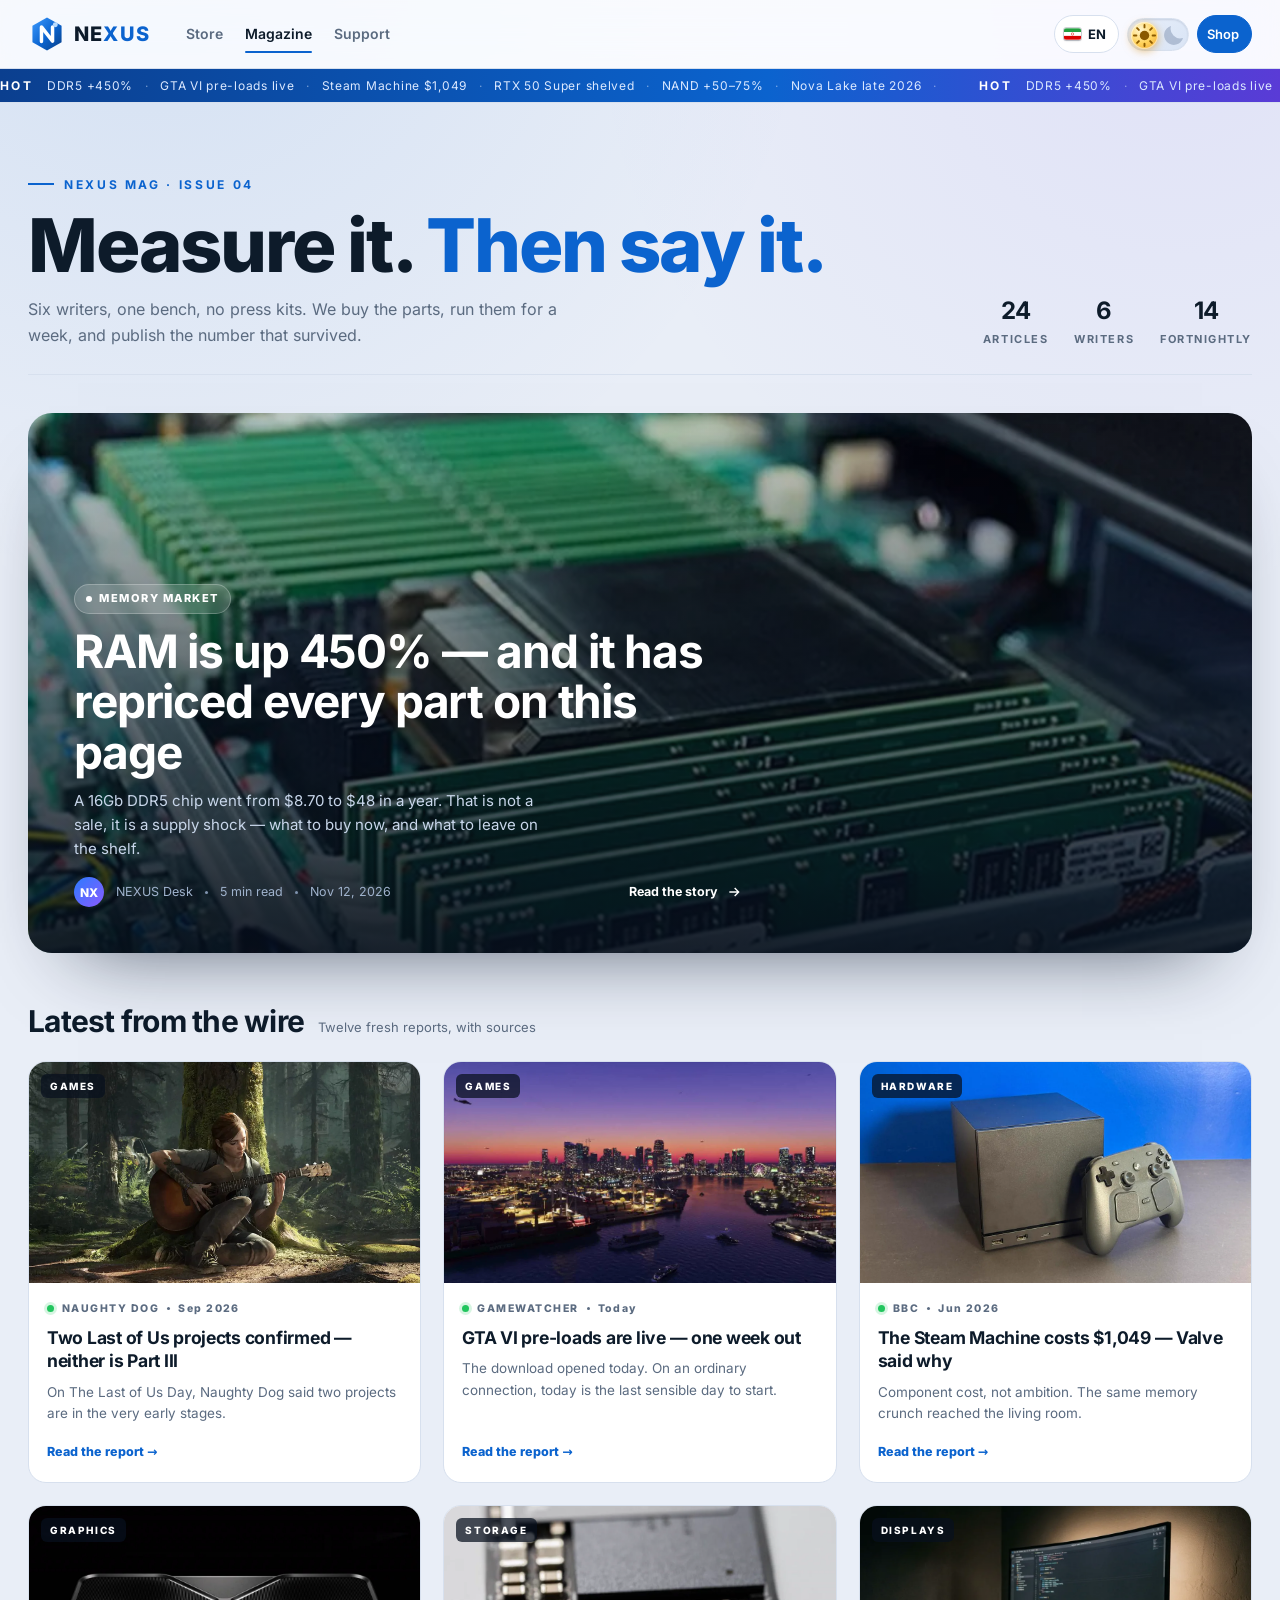
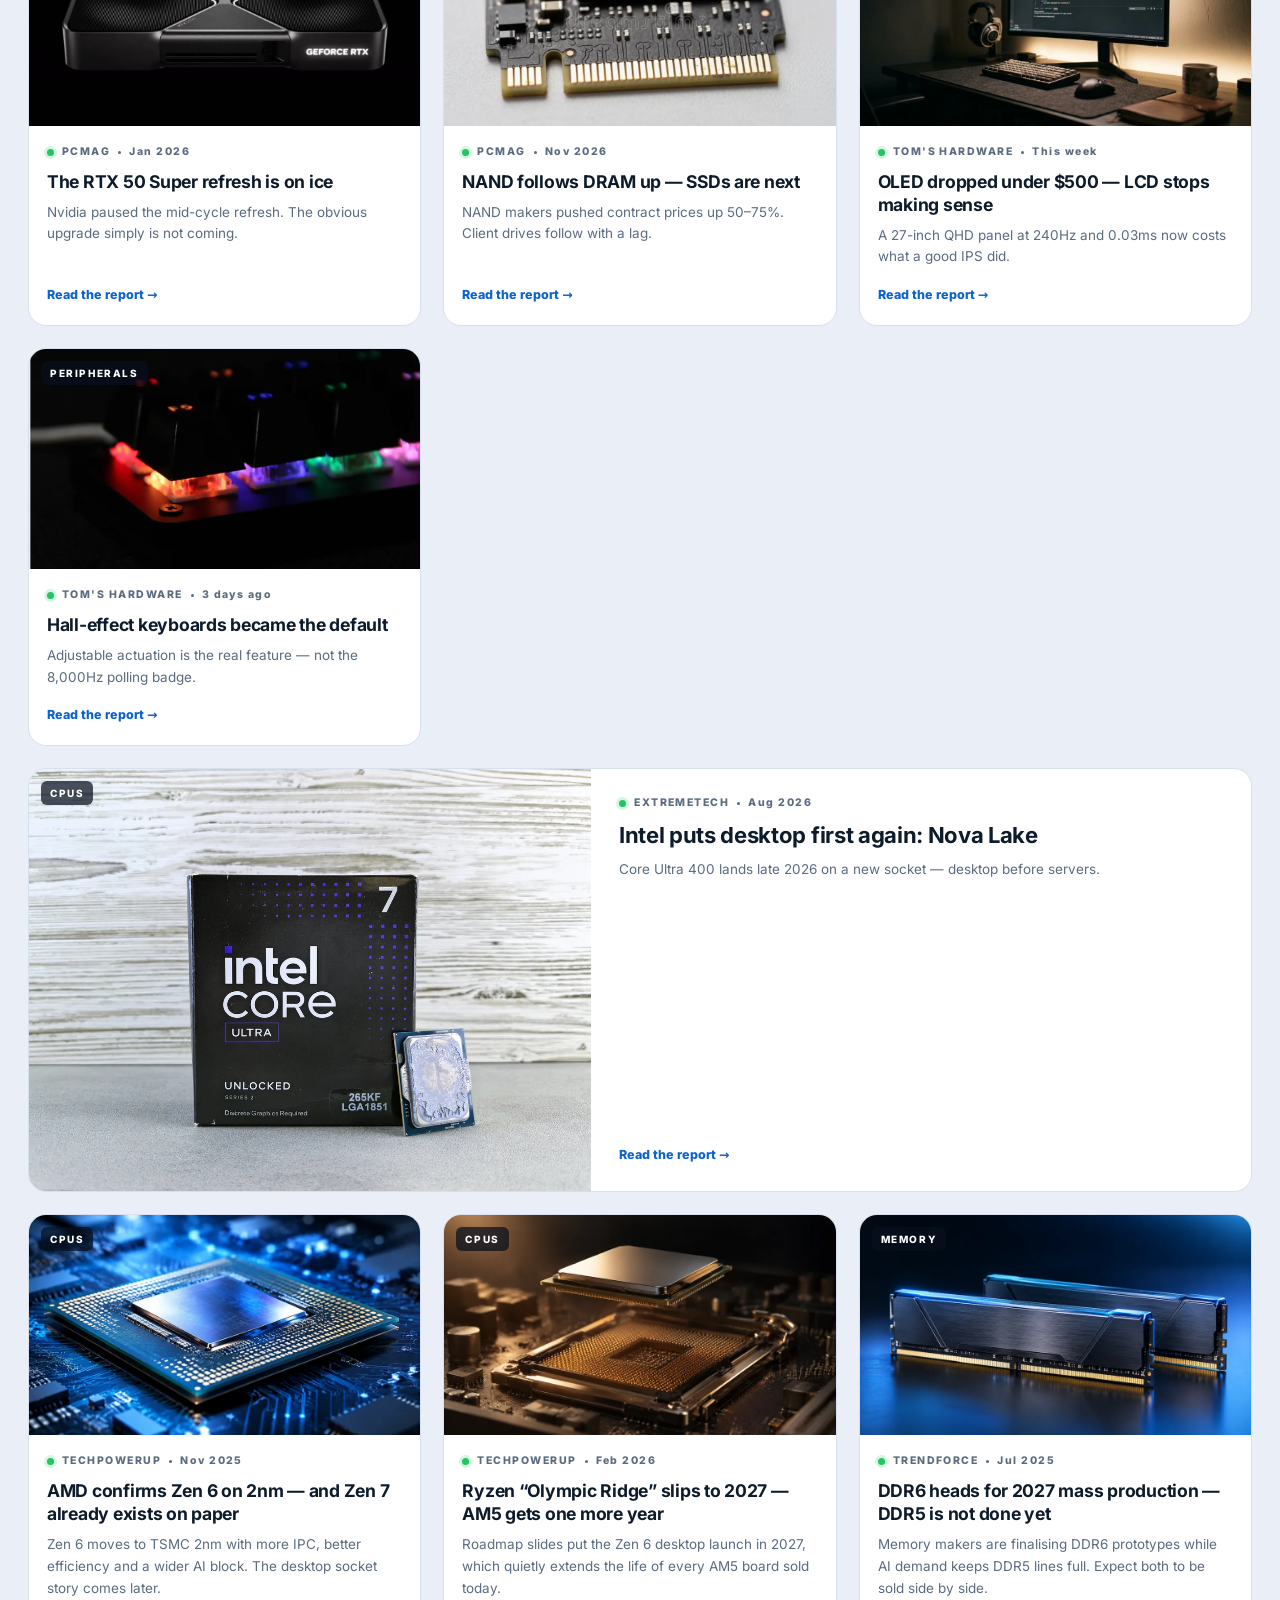
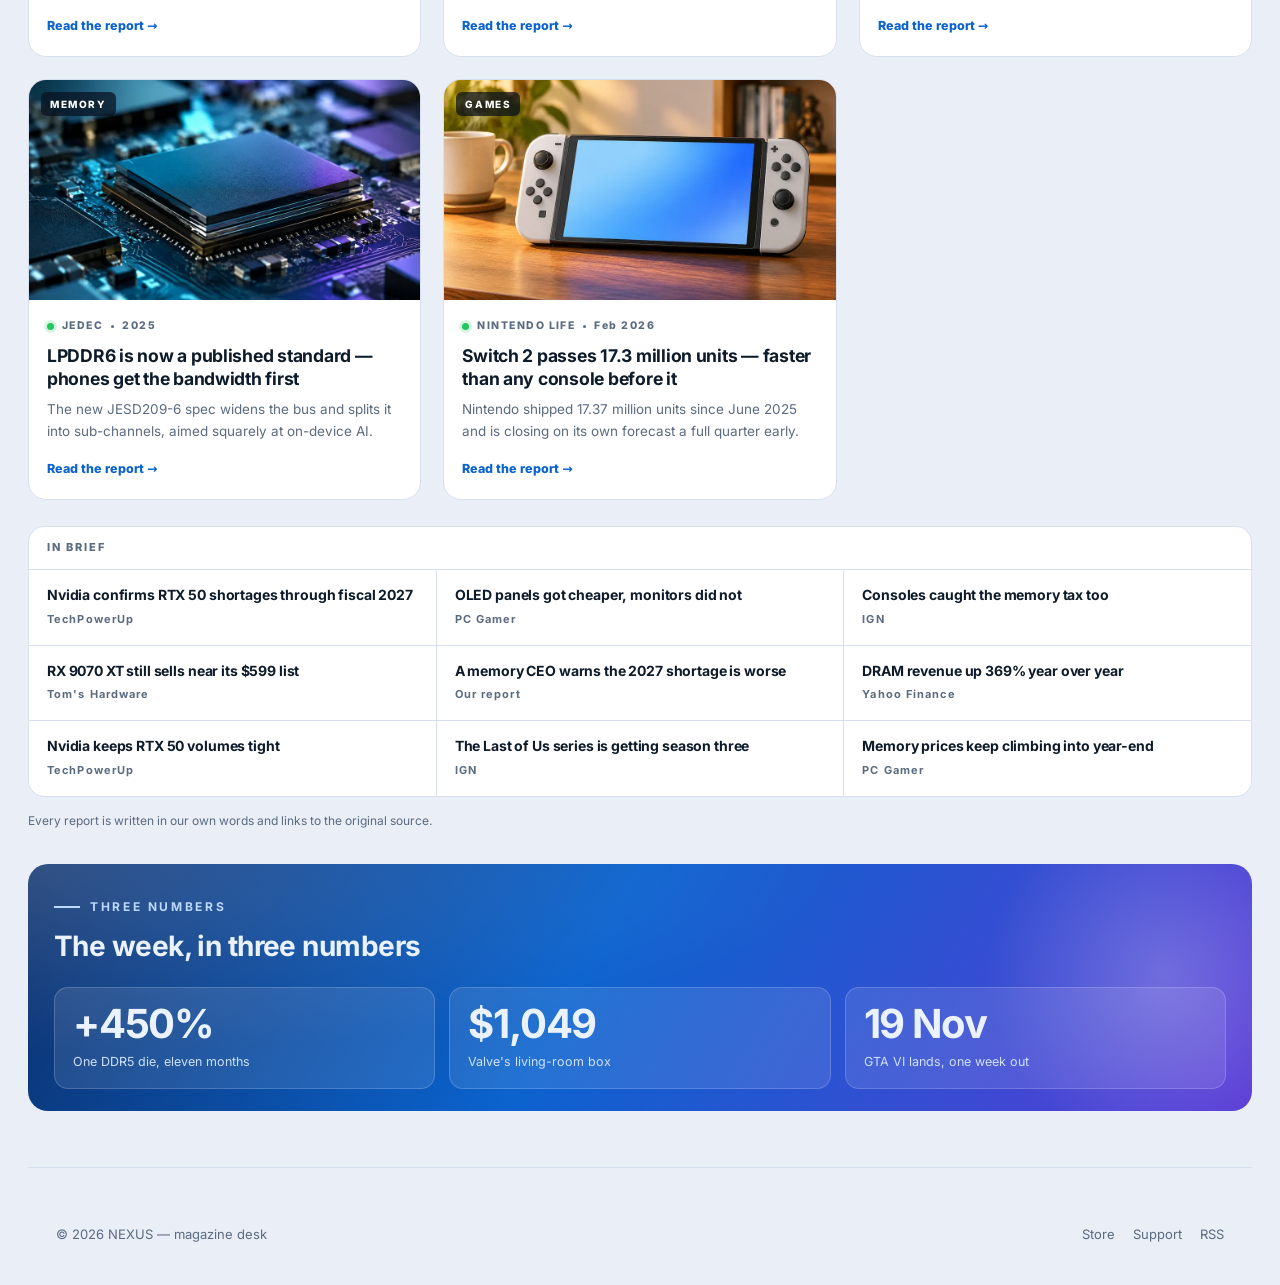
<file: magazine.html>
<!doctype html>
<html lang="en" dir="ltr">
<head>
<meta charset="utf-8">
<meta name="viewport" content="width=device-width,initial-scale=1">
<title>NEXUS MAG — the hardware magazine</title>
<meta name="description" content="NEXUS MAG: hardware deep dives, thermals, memory timing and build guides from the people who assemble the machines.">
<link rel="icon" href="assets/logo-nexus.svg">
<link rel="stylesheet" href="assets/fonts.css?v=1">
<link rel="preload" as="image" href="assets/gpu-cut.webp">
<style>
:root{
  --brand:#0b63ce; --brand-d:#0a52ab; --brand-soft:#e7f0fd;
  --navy:#0a1a2e; --ink:#0d1b2a; --muted:#5b6b80;
  --bg:#e9eef7; --card:#ffffff; --line:#d7e0ee;
  --radius:18px;
  --font:"Inter","Estedad","B Yekan",system-ui,sans-serif;
}
html[data-mode="dark"]{
  --ink:#e8eefb; --muted:#9aabc4; --bg:#080f1c; --card:#0e1a2b;
  --line:#1d2c42; --brand-soft:#12243c; --brand:#4d9cf7;
}
*{box-sizing:border-box}
html{scroll-behavior:smooth}
body{
  margin:0; background:var(--bg); color:var(--ink); font-family:var(--font);
  -webkit-font-smoothing:antialiased; line-height:1.6;
  background-image:radial-gradient(circle at 12% -10%, rgba(11,99,206,.10), transparent 45%),
                   radial-gradient(circle at 92% 0%, rgba(120,80,255,.08), transparent 40%);
  background-attachment:fixed;
}
html[lang="fa"] body{font-family:"Estedad","B Yekan","Vazirmatn",Tahoma,sans-serif;font-size:106%}
a{color:inherit;text-decoration:none}
img{max-width:100%;display:block}
.wrap{max-width:1280px;margin:0 auto;padding:0 28px}

/* ---------- header ---------- */
.mhead{
  position:sticky; top:0; z-index:50;
  backdrop-filter:blur(18px) saturate(1.4); -webkit-backdrop-filter:blur(18px) saturate(1.4);
  background:color-mix(in srgb, var(--card) 78%, transparent);
  border-bottom:1px solid var(--line);
}
html[data-mode="dark"] .mhead{ background:rgba(8,15,28,.78); }
.mhead .wrap{ display:flex; align-items:center; gap:22px; height:68px; }
.brand{ display:flex; align-items:center; gap:10px; font-weight:800; letter-spacing:.14em; font-size:14px; }

.logo{ display:flex; align-items:center; gap:8px; flex-shrink:0; }
.logo-mark{ width:38px; height:38px; display:grid; place-items:center; }
.logo-mark svg{ width:38px; height:38px; display:block; }
.logo-word{ font-size:20px; font-weight:800; letter-spacing:.06em; color:var(--ink); }
.logo-word span{ color:var(--brand); }

.nav{ display:flex; gap:22px; margin-inline-start:14px; font-size:14px; font-weight:600; }
.nav a{ color:var(--muted); padding:6px 0; position:relative; }
.nav a:hover{ color:var(--ink); }
.nav a.on{ color:var(--ink); }
.nav a.on::after{ content:""; position:absolute; inset-inline:0; bottom:-2px; height:2px; background:var(--brand); border-radius:2px; }
.tools{ margin-inline-start:auto; display:flex; align-items:center; gap:8px; }
.tbtn{
  display:inline-flex; align-items:center; gap:6px; height:36px; padding:0 12px;
  border:1px solid var(--line); border-radius:10px; background:var(--card);
  color:var(--ink); font:inherit; font-size:13px; font-weight:600; cursor:pointer;
  transition:.18s border-color,.18s transform;
}
.tbtn:hover{ border-color:var(--brand); transform:translateY(-1px); }
.tbtn svg{ width:15px; height:15px; }
.tbtn.primary{ background:var(--brand); border-color:var(--brand); color:#fff; }

/* ---------- masthead ---------- */
.mast{ padding:64px 0 12px; }
.mast .row{ display:flex; align-items:flex-end; justify-content:space-between; gap:24px; flex-wrap:wrap; }
.kicker{ display:inline-flex; align-items:center; gap:10px; font-size:12px; font-weight:700; letter-spacing:.22em; color:var(--brand); }
.kicker::before{ content:""; width:26px; height:2px; background:var(--brand); }
.mast h1{
  margin:14px 0 0; font-size:clamp(38px,6vw,74px); line-height:1.02; letter-spacing:-.03em; font-weight:800;
}
.mast h1 em{ font-style:normal; color:var(--brand); }
.mast p{ margin:14px 0 0; max-width:56ch; color:var(--muted); font-size:16px; }
.issue{ display:flex; gap:26px; flex-wrap:wrap; }
.issue div{ display:flex; flex-direction:column; align-items:center; text-align:center; }
.issue b{ font-size:24px; letter-spacing:-.02em; }
.issue span{ font-size:11px; letter-spacing:.14em; color:var(--muted); font-weight:700; }
.rule{ height:1px; background:var(--line); margin:26px 0 0; }

/* ---------- cover story ---------- */
.cover{
  position:relative; margin:26px 0 0; border-radius:24px; overflow:hidden;
  min-height:clamp(380px,52vw,540px); display:flex; align-items:flex-end;
  box-shadow:0 40px 80px -50px rgba(8,20,40,.75);
  isolation:isolate;
}
.cover img{ position:absolute; inset:0; width:100%; height:100%; object-fit:cover; z-index:-2; transition:transform 1.2s cubic-bezier(.2,.7,.3,1); }
.cover:hover img{ transform:scale(1.04); }
.cover::after{
  content:""; position:absolute; inset:0; z-index:-1;
  background:linear-gradient(180deg, rgba(6,14,26,.15) 0%, rgba(6,14,26,.55) 45%, rgba(6,14,26,.92) 100%);
}
.cover-body{ padding:clamp(22px,4vw,46px); color:#fff; max-width:760px; }
.cover-body h2{ margin:12px 0 0; font-size:clamp(26px,3.6vw,46px); line-height:1.1; letter-spacing:-.025em; }
.cover-body p{ margin:12px 0 0; color:#c8d6ea; font-size:15px; max-width:52ch; }
.cat{
  display:inline-flex; align-items:center; gap:7px; padding:5px 11px; border-radius:999px;
  font-size:11px; font-weight:800; letter-spacing:.14em; text-transform:uppercase;
  background:rgba(255,255,255,.14); color:#fff; border:1px solid rgba(255,255,255,.24);
  backdrop-filter:blur(6px);
}
.cat i{ width:6px; height:6px; border-radius:50%; background:currentColor; }
.meta{ display:flex; align-items:center; gap:12px; margin-top:16px; font-size:12.5px; color:#9fb2cc; }
.meta .dot{ width:3px; height:3px; border-radius:50%; background:#7f93ae; }
.avatar{ width:30px; height:30px; border-radius:50%; background:linear-gradient(135deg,#2b7bff,#8a5bff); display:grid; place-items:center; font-size:12px; font-weight:800; color:#fff; }
.read{ margin-inline-start:auto; display:inline-flex; align-items:center; gap:8px; font-weight:700; color:#fff; }
.read svg{ width:16px; height:16px; transition:transform .2s; }
.cover:hover .read svg{ transform:translateX(4px); }
html[dir="rtl"] .cover:hover .read svg{ transform:translateX(-4px) scaleX(-1); }
html[dir="rtl"] .read svg{ transform:scaleX(-1); }


/* ---------- ticker ---------- */
.ticker{
  overflow:hidden; border-bottom:1px solid var(--line);
  background:linear-gradient(90deg,#0b3f8f,#0b63ce 60%,#5a3bd6);
  color:#dce9ff; font-size:12px; letter-spacing:.06em;
}
.ticker-track{
  display:flex; width:max-content; animation:slide 42s linear infinite;
  padding:7px 0; white-space:nowrap;
}
.ticker-track span{ padding-inline-end:34px; }
.ticker-track b{ color:#fff; margin-inline-end:10px; letter-spacing:.2em; }
.ticker-track i{ opacity:.5; margin:0 8px; font-style:normal; }
@keyframes slide{ from{transform:translateX(0)} to{transform:translateX(-50%)} }
@keyframes slideR{ from{transform:translateX(0)} to{transform:translateX(50%)} }
html[dir="rtl"] .ticker-track{ animation-name:slideR; }
.ticker:hover .ticker-track{ animation-play-state:paused; }

/* ---------- wire / news ---------- */
.wire-head{ display:flex; align-items:baseline; gap:14px; margin:44px 0 16px; }
.wire-head h2{ margin:0; font-size:clamp(22px,2.4vw,30px); letter-spacing:-.025em; }
.wire-head span{ color:var(--muted); font-size:13px; }
.wire-head--gap{ margin-top:46px; }
.wire{ display:grid; grid-template-columns:repeat(3,minmax(0,1fr)); gap:22px; }
.wire-card{
  display:flex; flex-direction:column; background:var(--card); border:1px solid var(--line);
  border-radius:var(--radius); overflow:hidden; transition:.25s transform,.25s box-shadow,.25s border-color;
}
.wire-card:hover{ transform:translateY(-6px); box-shadow:0 26px 50px -34px rgba(9,22,44,.6); border-color:color-mix(in srgb,var(--brand) 40%,var(--line)); }
.wire-img{ position:relative; aspect-ratio:16/9; overflow:hidden; background:#0b1220; }
.wire-img img{ width:100%; height:100%; object-fit:cover; transition:transform .9s cubic-bezier(.2,.7,.3,1); }
.wire-card:hover .wire-img img{ transform:scale(1.06); }
.wire-img .tag{
  position:absolute; top:12px; inset-inline-start:12px; padding:4px 9px; border-radius:6px;
  background:rgba(8,16,30,.72); color:#fff; font-size:10px; font-weight:800; letter-spacing:.16em;
}
.wire-body{ padding:18px 18px 20px; display:flex; flex-direction:column; gap:9px; flex:1; }
.src{ display:flex; align-items:center; gap:8px; font-size:10.5px; font-weight:800; letter-spacing:.14em; color:var(--muted); }
.src i{ width:7px; height:7px; border-radius:50%; background:#22c55e; box-shadow:0 0 0 3px rgba(34,197,94,.18); }
.src .dot{ width:3px; height:3px; border-radius:50%; background:var(--muted); }
.wire-body h3{ margin:0; font-size:17.5px; line-height:1.32; letter-spacing:-.015em; }
.wire-card:hover h3{ color:var(--brand); }
.wire-body p{ margin:0; color:var(--muted); font-size:13.5px; }
.more{ margin-top:auto; padding-top:8px; font-size:12.5px; font-weight:800; color:var(--brand); }
.wire-note{ margin:14px 0 0; font-size:12px; color:var(--muted); }

@media (max-width:1000px){ .wire{ grid-template-columns:1fr; } }

/* ---------- filters ---------- */
.filters{ display:flex; align-items:center; gap:10px; flex-wrap:wrap; margin:40px 0 22px; }
.chip{
  border:1px solid var(--line); background:var(--card); color:var(--muted);
  padding:8px 15px; border-radius:999px; font:inherit; font-size:13px; font-weight:700; cursor:pointer;
  transition:.18s all;
}
.chip:hover{ color:var(--ink); border-color:var(--brand); }
.chip.on{ background:var(--brand); border-color:var(--brand); color:#fff; }
.filters .count{ margin-inline-start:auto; font-size:12.5px; color:var(--muted); }


/* language pill with flag */
.flag{
  width:17px; height:12px; border-radius:2.5px; flex:0 0 auto;
  box-shadow:0 0 0 1px rgba(9,20,40,.18), 0 1px 2px rgba(9,20,40,.18);
  background-size:100% 100%; background-repeat:no-repeat;
}
.flag-ir{ background-image:url("data:image/svg+xml;utf8,<svg xmlns='http://www.w3.org/2000/svg' viewBox='0 0 30 20'><rect width='30' height='6.67' fill='%23239f40'/><rect y='6.67' width='30' height='6.67' fill='%23fff'/><rect y='13.33' width='30' height='6.67' fill='%23da0000'/><circle cx='15' cy='10' r='2.1' fill='none' stroke='%23da0000' stroke-width='.9'/></svg>"); }
.flag-gb{ background-image:url("data:image/svg+xml;utf8,<svg xmlns='http://www.w3.org/2000/svg' viewBox='0 0 60 30'><rect width='60' height='30' fill='%23012169'/><path d='M0 0l60 30M60 0L0 30' stroke='%23fff' stroke-width='6'/><path d='M0 0l60 30M60 0L0 30' stroke='%23C8102E' stroke-width='2.6'/><path d='M30 0v30M0 15h60' stroke='%23fff' stroke-width='10'/><path d='M30 0v30M0 15h60' stroke='%23C8102E' stroke-width='6'/></svg>"); }
.tbtn{
  display:inline-flex; align-items:center; gap:7px; height:38px; padding:0 12px 0 9px;
  border-radius:999px; transition:border-color .2s, box-shadow .2s, transform .2s;
}
.tbtn:hover{ border-color:var(--brand); box-shadow:0 6px 18px -12px rgba(11,99,206,.8); transform:translateY(-1px); }
.tbtn svg{ width:15px; height:15px; }

/* ---------- article grid ---------- */
.grid{ display:grid; grid-template-columns:repeat(3,minmax(0,1fr)); gap:22px; }
.post{
  background:var(--card); border:1px solid var(--line); border-radius:var(--radius);
  overflow:hidden; display:flex; flex-direction:column;
  transition:transform .25s cubic-bezier(.2,.7,.3,1), box-shadow .25s, border-color .25s;
}
.post:hover{ transform:translateY(-6px); border-color:color-mix(in srgb,var(--brand) 40%, var(--line)); box-shadow:0 26px 50px -34px rgba(9,22,44,.6); }
.post-img{ position:relative; aspect-ratio:16/10; overflow:hidden; background:#0b1220; }
.post-img img{ width:100%; height:100%; object-fit:cover; transition:transform .9s cubic-bezier(.2,.7,.3,1); }
.post:hover .post-img img{ transform:scale(1.06); }
.post-img .cat{ position:absolute; top:12px; inset-inline-start:12px; background:rgba(8,16,30,.6); }
.post-body{ padding:20px 20px 22px; display:flex; flex-direction:column; gap:10px; flex:1; }
.post-body h3{ margin:0; font-size:19px; line-height:1.28; letter-spacing:-.015em; }
.post:hover h3{ color:var(--brand); }
.post-body p{ margin:0; color:var(--muted); font-size:14px; }
.post-body .meta{ margin-top:auto; color:var(--muted); font-size:12px; padding-top:6px; }
.post-body .meta .avatar{ width:24px; height:24px; font-size:10px; }



/* last card fills the row so the grid never shows a hole */
.wire-card--wide{ grid-column:1/-1; flex-direction:row; align-items:stretch; }
.wire-card--wide .wire-img{ width:46%; aspect-ratio:auto; min-height:220px; flex-shrink:0; }
.wire-card--wide .wire-body{ padding:26px 28px; }
.wire-card--wide h3{ font-size:22px; }
@media (max-width:820px){
  .wire-card--wide{ flex-direction:column; }
  .wire-card--wide .wire-img{ width:100%; aspect-ratio:16/9; min-height:0; }
  .wire-card--wide .wire-body{ padding:18px; }
}

/* ---------- in brief ---------- */
.briefs{
  margin:26px 0 0; display:grid; grid-template-columns:repeat(3,minmax(0,1fr)); gap:1px;
  background:var(--line); border:1px solid var(--line); border-radius:16px; overflow:hidden;
}
.briefs-h{
  grid-column:1/-1; padding:12px 18px; background:var(--card); font-size:11px; font-weight:800;
  letter-spacing:.18em; color:var(--muted); text-transform:uppercase;
}
.briefs a{
  background:var(--card); padding:16px 18px; display:flex; flex-direction:column; gap:6px;
  transition:background .18s;
}
.briefs a:hover{ background:color-mix(in srgb,var(--brand) 7%,var(--card)); }
.briefs b{ font-size:14px; line-height:1.35; letter-spacing:-.01em; }
.briefs a:hover b{ color:var(--brand); }
.briefs a span{ font-size:11px; color:var(--muted); font-weight:700; letter-spacing:.1em; }
@media (max-width:980px){ .briefs{ grid-template-columns:repeat(2,minmax(0,1fr)); } }
@media (max-width:620px){ .briefs{ grid-template-columns:1fr; } }


/* ---------- three numbers band ---------- */
.signal{
  margin:34px 0 0; padding:26px 26px 22px; border-radius:20px;
  background:
    radial-gradient(120% 140% at 0% 0%, rgba(255,255,255,.16), transparent 55%),
    linear-gradient(120deg,#0b2f6b 0%,#0b63ce 45%,#5a3bd6 100%);
  color:#eaf2ff; position:relative; overflow:hidden;
}
.signal::after{
  content:""; position:absolute; inset:-40% -10% auto auto; width:420px; height:420px;
  background:radial-gradient(circle,rgba(255,255,255,.22),transparent 60%);
  animation:signalGlow 9s ease-in-out infinite alternate;
}
@keyframes signalGlow{ to{ transform:translate(-40px,30px) scale(1.15) } }
.signal-head .kicker{ color:#bcd9ff; }
.signal-head .kicker::before{ background:#bcd9ff; }
.signal-head h3{ margin:8px 0 18px; font-size:clamp(20px,2.4vw,28px); letter-spacing:-.02em; }
.signal-grid{ display:grid; grid-template-columns:repeat(3,minmax(0,1fr)); gap:14px; position:relative; z-index:1; }
.signal-grid a{
  display:block; padding:16px 18px; border-radius:14px;
  background:rgba(255,255,255,.1); border:1px solid rgba(255,255,255,.18);
  transition:transform .25s cubic-bezier(.16,1,.3,1), background .25s;
}
.signal-grid a:hover{ transform:translateY(-3px); background:rgba(255,255,255,.18); }
.signal-grid b{ display:block; font-size:clamp(26px,3.4vw,40px); letter-spacing:-.03em; line-height:1; }
.signal-grid span{ display:block; margin-top:8px; font-size:12.5px; color:#cfe1ff; }
@media (max-width:760px){ .signal-grid{ grid-template-columns:1fr; } }

/* ---------- newsletter ---------- */
.news{
  margin:52px 0 0; border-radius:24px; padding:clamp(26px,4vw,44px);
  background:linear-gradient(120deg,#0b3f8f,#0b63ce 55%,#6b3dff);
  color:#fff; display:flex; align-items:center; gap:32px; flex-wrap:wrap;
  box-shadow:0 40px 80px -50px rgba(11,99,206,.8); position:relative; overflow:hidden;
}
.news::before{
  content:""; position:absolute; inset:-40% -10% auto auto; width:520px; height:520px;
  background:radial-gradient(circle, rgba(255,255,255,.22), transparent 62%); pointer-events:none;
}
.news h3{ margin:0; font-size:clamp(22px,2.6vw,32px); letter-spacing:-.02em; }
.news p{ margin:8px 0 0; color:#d6e4ff; font-size:14px; max-width:46ch; }
.news form{ margin-inline-start:auto; display:flex; gap:10px; flex-wrap:wrap; }
.news input{
  height:46px; min-width:250px; padding:0 16px; border-radius:12px; border:1px solid rgba(255,255,255,.35);
  background:rgba(255,255,255,.14); color:#fff; font:inherit; font-size:14px;
}
.news input::placeholder{ color:#cfdfff; }
.news button{
  height:46px; padding:0 20px; border-radius:12px; border:0; background:#fff; color:#0b3f8f;
  font:inherit; font-weight:800; font-size:14px; cursor:pointer; transition:.18s transform;
}
.news button:hover{ transform:translateY(-2px); }

/* ---------- footer ---------- */
.foot{ padding:56px 0 40px; margin-top:56px; border-top:1px solid var(--line); color:var(--muted); font-size:13px; }
.foot .wrap{ display:flex; gap:18px; align-items:center; flex-wrap:wrap; justify-content:space-between; }
.foot a:hover{ color:var(--brand); }
.foot .links{ display:flex; gap:18px; }

/* ---------- responsive ---------- */
@media (max-width:1000px){
  .grid{ grid-template-columns:repeat(2,minmax(0,1fr)); }
}
@media (max-width:720px){
  .wrap{ padding:0 18px; }
  .mhead .wrap{ height:60px; }
  .nav{ display:none; }
  .grid{ grid-template-columns:1fr; }
  .mast{ padding:38px 0 8px; }
  .read{ margin-inline-start:0; }
  .news form{ margin-inline-start:0; width:100%; }
  .news input{ flex:1; min-width:0; }
  .meta{ flex-wrap:wrap; }
  .filters .count{ width:100%; margin-inline-start:0; order:9; }
}
/* very small phones (320–380px): keep the mast head inside the viewport */
@media (max-width:380px){
  .wrap{ padding:0 12px; }
  .mhead .wrap{ gap:10px; }
  .logo{ gap:6px; }
  .logo-mark{ width:32px; height:32px; }
  .logo-mark svg{ width:32px; height:32px; }
  .logo-word{ font-size:17px; letter-spacing:-.03em; }
  .tools{ gap:5px; }
  .tbtn{ font-size:12px; padding:0 10px 0 8px; height:34px; }
  .tbtn.primary{ padding:0 10px; }
  .tbtn.theme-sw{ width:auto; padding:0; }
  .tsw{ width:54px; height:30px; }
  .tsw .tsw-sun, .tsw .tsw-moon{ width:24px; height:24px; top:3px; }
  .tsw .tsw-moon{ left:27px; }
  .tsw-knob{ width:24px; height:24px; }
  html[data-mode="dark"] .tsw-knob{ transform:translateX(21px); }
  .mast h1{ font-size:30px; }
}

/* ---------- icon-only day / night switch ---------- */
.tbtn.theme-sw{ background:transparent; border:0; padding:0; width:auto; }
.tsw{
  position:relative; width:62px; height:33px; border-radius:999px;
  display:flex; align-items:center; justify-content:space-between; padding:0 9px;
  background:linear-gradient(135deg,#e8effb,#d9e4f5);
  border:1px solid var(--line); box-shadow:inset 0 1px 2px rgba(9,26,54,.12);
  transition:background .35s, border-color .35s;
}
.tsw svg{ color:#8b9cb8; transition:color .3s,opacity .3s; z-index:2; }
.tsw .tsw-sun{ color:#8a5a00; }
.tsw-moon{ opacity:.55; }
.tsw-knob{
  position:absolute; top:3px; left:3px; width:27px; height:27px; border-radius:50%;
  background:radial-gradient(circle at 34% 28%, #fff6cf, #ffd35c 52%, #eda32f);
  box-shadow:0 2px 8px rgba(214,140,15,.55), inset 0 0 0 1px rgba(255,255,255,.55);
  transition:transform .35s cubic-bezier(.34,1.56,.64,1), background .4s, box-shadow .4s;
}
html[data-mode="dark"] .tsw{ background:linear-gradient(135deg,#122238,#0a1523); border-color:rgba(120,180,255,.22); }
html[data-mode="dark"] .tsw-knob{
  transform:translateX(29px);
  background:radial-gradient(circle at 34% 28%, #24384f, #0a1020 58%, #03060b);
  box-shadow:0 4px 14px rgba(0,0,0,.9), 0 0 0 1.5px rgba(160,210,255,.45), inset 0 0 12px rgba(60,140,255,.22);
}
html[data-mode="dark"] .tsw-sun{ opacity:.4; }
html[data-mode="dark"] .tsw-moon{ opacity:1; color:#9fc6ff; }
.theme-sw:hover .tsw{ border-color:var(--brand); }


/* icons are placed exactly under the knob centres */
.tsw{ padding:0 !important; }
.tsw .tsw-sun, .tsw .tsw-moon{
  position:absolute; top:3px; width:27px; height:27px; display:grid; place-items:center;
  pointer-events:none;
}
.tsw .tsw-sun{ left:3px; }
.tsw .tsw-moon{ left:32px; }   /* 3 + 29 travel */

</style>
</head>
<body>
<header class="mhead">
  <div class="wrap">
    <a class="logo" href="index.html" aria-label="NEXUS home">
      <span class="logo-mark" aria-hidden="true"><svg viewBox="0 0 48 48"><defs><linearGradient id="nxg" x1="0" y1="0" x2="1" y2="1"><stop offset="0" stop-color="#3d9bff"/><stop offset=".55" stop-color="#0b63ce"/><stop offset="1" stop-color="#083f86"/></linearGradient></defs><path d="M24 3.2 42.4 13.6v20.8L24 44.8 5.6 34.4V13.6z" fill="url(#nxg)"/><path d="M17 33.5V15l14 18V15" fill="none" stroke="#fff" stroke-width="4.4" stroke-linecap="round" stroke-linejoin="round"/><circle cx="34.5" cy="12.4" r="3.1" fill="#badcff"/></svg></span>
      <span class="logo-word">NE<span>XUS</span></span>
    </a>
    <nav class="nav">
      <a href="index.html" data-fa="فروشگاه">Store</a>
      <a href="magazine.html" class="on" data-fa="مجله">Magazine</a>
      <a href="index.html#support" data-fa="پشتیبانی">Support</a>
    </nav>
    <div class="tools">
      <button class="tbtn" id="langBtn" type="button" aria-label="Switch language">
        <span class="flag flag-ir" id="langFlag"></span>
        <b id="langLbl">EN</b>
      </button>
      <button class="tbtn theme-sw" id="modeBtn" type="button" aria-label="Switch to dark mode"><span class="tsw" aria-hidden="true">
  <svg class="tsw-sun" viewBox="0 0 24 24" width="15" height="15"><circle cx="12" cy="12" r="4.2" fill="currentColor"/><g stroke="currentColor" stroke-width="1.7" stroke-linecap="round"><path d="M12 2.6v2.2M12 19.2v2.2M2.6 12h2.2M19.2 12h2.2M5.4 5.4l1.6 1.6M17 17l1.6 1.6M18.6 5.4L17 7M7 17l-1.6 1.6"/></g></svg>
  <svg class="tsw-moon" viewBox="0 0 24 24" width="15" height="15"><path d="M20.5 14.2A8.6 8.6 0 0 1 9.8 3.5 8.6 8.6 0 1 0 20.5 14.2z" fill="currentColor"/></svg>
  <span class="tsw-knob"></span>
</span></button>
      <a class="tbtn primary" href="index.html" data-fa="فروشگاه">Shop</a>
    </div>
  </div>
</header>
<div class="ticker" aria-hidden="true">
  <div class="ticker-track">
    <span data-fa="<b data-fa='داغ'>داغ</b> DDR5 ۴۵۰٪+ <i>·</i> پیش‌بارگیری GTA VI باز شد <i>·</i> استیم ماشین ۱۰۴۹ دلار <i>·</i> توقف RTX 50 Super <i>·</i> NAND ۵۰ تا ۷۵٪+ <i>·</i> Nova Lake اواخر ۲۰۲۶ <i>·</i>"><b data-fa="داغ">HOT</b> DDR5 +450% <i>·</i> GTA VI pre-loads live <i>·</i> Steam Machine $1,049 <i>·</i> RTX 50 Super shelved <i>·</i> NAND +50–75% <i>·</i> Nova Lake late 2026 <i>·</i></span>
    <span data-fa="<b data-fa='داغ'>داغ</b> DDR5 ۴۵۰٪+ <i>·</i> پیش‌بارگیری GTA VI باز شد <i>·</i> استیم ماشین ۱۰۴۹ دلار <i>·</i> توقف RTX 50 Super <i>·</i> NAND ۵۰ تا ۷۵٪+ <i>·</i> Nova Lake اواخر ۲۰۲۶ <i>·</i>"><b data-fa="داغ">HOT</b> DDR5 +450% <i>·</i> GTA VI pre-loads live <i>·</i> Steam Machine $1,049 <i>·</i> RTX 50 Super shelved <i>·</i> NAND +50–75% <i>·</i> Nova Lake late 2026 <i>·</i></span>
  </div>
</div>


<main>
  <section class="mast">
    <div class="wrap">
      <div class="row">
        <div>
          <span class="kicker" data-fa="مجلهٔ نکسوس · شمارهٔ ۰۴">NEXUS MAG · ISSUE 04</span>
          <h1 data-fa="اول اندازه بگیر، <em>بعد حرف بزن</em>">Measure it. <em>Then say it.</em></h1>
          <p data-fa="شش نویسنده، یک میز کار، هیچ کیت مطبوعاتی. قطعه را خودمان می‌خریم، یک هفته اجرا می‌کنیم و بعد عددی را منتشر می‌کنیم که سالم از آزمون بیرون آمده.">
            Six writers, one bench, no press kits. We buy the parts, run them for a week, and publish the number that survived.
          </p>
        </div>
        <div class="issue">
          <div><b data-fa="۲۴">24</b><span data-fa="مقاله">ARTICLES</span></div>
          <div><b data-fa="۶">6</b><span data-fa="نویسنده">WRITERS</span></div>
          <div><b data-fa="۱۴">14</b><span data-fa="روز یک‌بار">FORTNIGHTLY</span></div>
        </div>
      </div>
      <div class="rule"></div>
    </div>
  </section>

  <section class="wrap">
    <a class="cover" href="story.html?id=ram-450" aria-label="Cover story">
      <img src="assets/dc.webp" alt="Server memory modules">
      <div class="cover-body">
        <span class="cat" data-fa="بازار حافظه"><i></i>MEMORY MARKET</span>
        <h2 data-fa="رم ۴۵۰٪ گران شده — و قیمت هر قطعهٔ این صفحه را عوض کرده">RAM is up 450% — and it has repriced every part on this page</h2>
        <p data-fa="قیمت قرارداد یک تراشهٔ ۱۶ گیگابیتی DDR5 از ۸.۷ دلار به ۴۸ دلار رسیده. این تخفیف نیست، شوک عرضه است: چه بخریم، چه صبر کنیم.">
          A 16Gb DDR5 chip went from $8.70 to $48 in a year. That is not a sale, it is a supply shock — what to buy now, and what to leave on the shelf.
        </p>
        <div class="meta">
          <span class="avatar">NX</span>
          <span data-fa="تحریریهٔ نکسوس">NEXUS Desk</span>
          <span class="dot"></span>
          <span data-fa="۵ دقیقه مطالعه">5 min read</span>
          <span class="dot"></span>
          <span data-fa="۱۲ نوامبر ۲۰۲۶">Nov 12, 2026</span>
          <span class="read" data-fa="خواندن مقاله <svg viewBox='0 0 24 24' fill='none' stroke='currentColor' stroke-width='2'><path d='M5 12h14M13 6l6 6-6 6'/></svg>">Read the story
            <svg viewBox="0 0 24 24" fill="none" stroke="currentColor" stroke-width="2"><path d="M5 12h14M13 6l6 6-6 6"/></svg>
          </span>
        </div>
      </div>
    </a>

    <div class="wire-head">
      <h2 data-fa="تازه از بازار">Latest from the wire</h2>
      <span data-fa="دوازده گزارش تازه، با منبع">Twelve fresh reports, with sources</span>
    </div>

    <div class="wire">
      <a class="wire-card" href="story.html?id=last-of-us">
        <div class="wire-img"><img src="assets/tlou.webp" alt="Ellie with a guitar in The Last of Us Part II" loading="lazy"><span class="tag" data-fa="بازی">GAMES</span></div>
        <div class="wire-body">
          <div class="src"><i></i>NAUGHTY DOG<span class="dot"></span><span data-fa="سپتامبر ۲۰۲۶">Sep 2026</span></div>
          <h3 data-fa="دو پروژهٔ آخرین بازمانده تأیید شد — هیچ‌کدام Part III نیست">Two Last of Us projects confirmed — neither is Part III</h3>
          <p data-fa="در روز آخرین بازمانده، ناتی داگ گفت دو پروژه در دنیای بازی در مراحل بسیار ابتدایی‌اند.">On The Last of Us Day, Naughty Dog said two projects are in the very early stages.</p>
          <span class="more" data-fa="خواندن گزارش ←">Read the report →</span>
        </div>
      </a>

      <a class="wire-card" href="story.html?id=gta6">
        <div class="wire-img"><img src="assets/gta6.webp" alt="Vice City skyline" loading="lazy"><span class="tag" data-fa="بازی">GAMES</span></div>
        <div class="wire-body">
          <div class="src"><i></i>GAMEWATCHER<span class="dot"></span><span data-fa="امروز">Today</span></div>
          <h3 data-fa="پیش‌بارگیری GTA VI باز شد؛ انتشار ۱۹ نوامبر">GTA VI pre-loads are live — one week out</h3>
          <p data-fa="دانلود از امروز باز شد. با اینترنت معمولی، امروز آخرین روز منطقی برای شروع است.">The download opened today. On an ordinary connection, today is the last sensible day to start.</p>
          <span class="more" data-fa="خواندن گزارش ←">Read the report →</span>
        </div>
      </a>

      <a class="wire-card" href="story.html?id=steam-machine">
        <div class="wire-img"><img src="assets/steam.webp" alt="Steam Machine with controller" loading="lazy"><span class="tag" data-fa="سخت‌افزار">HARDWARE</span></div>
        <div class="wire-body">
          <div class="src"><i></i>BBC<span class="dot"></span><span data-fa="ژوئن ۲۰۲۶">Jun 2026</span></div>
          <h3 data-fa="استیم ماشین ۱۰۴۹ دلار شد — و والو دلیلش را گفت">The Steam Machine costs $1,049 — Valve said why</h3>
          <p data-fa="هزینهٔ قطعات، نه بلندپروازی. همان بحران حافظه به اتاق نشیمن هم رسید.">Component cost, not ambition. The same memory crunch reached the living room.</p>
          <span class="more" data-fa="خواندن گزارش ←">Read the report →</span>
        </div>
      </a>

      <a class="wire-card" href="story.html?id=rtx-super">
        <div class="wire-img"><img src="assets/rtx.webp" alt="GeForce RTX 5090" loading="lazy"><span class="tag" data-fa="کارت گرافیک">GRAPHICS</span></div>
        <div class="wire-body">
          <div class="src"><i></i>PCMAG<span class="dot"></span><span data-fa="ژانویه ۲۰۲۶">Jan 2026</span></div>
          <h3 data-fa="تازه‌سازی RTX 50 Super روی یخ رفت">The RTX 50 Super refresh is on ice</h3>
          <p data-fa="انویدیا تازه‌سازی میان‌نسلی را متوقف کرد. کارتی که ارتقای بدیهی بود، نمی‌آید.">Nvidia paused the mid-cycle refresh. The obvious upgrade simply is not coming.</p>
          <span class="more" data-fa="خواندن گزارش ←">Read the report →</span>
        </div>
      </a>

      <a class="wire-card" href="story.html?id=ssd-prices">
        <div class="wire-img"><img src="assets/nvme.webp" alt="NVMe M.2 drive" loading="lazy"><span class="tag" data-fa="ذخیره‌سازی">STORAGE</span></div>
        <div class="wire-body">
          <div class="src"><i></i>PCMAG<span class="dot"></span><span data-fa="نوامبر ۲۰۲۶">Nov 2026</span></div>
          <h3 data-fa="NAND هم دنبال DRAM می‌رود؛ SSD گران می‌شود">NAND follows DRAM up — SSDs are next</h3>
          <p data-fa="تولیدکنندگان NAND قیمت قرارداد را ۵۰ تا ۷۵ درصد بالا برده‌اند.">NAND makers pushed contract prices up 50–75%. Client drives follow with a lag.</p>
          <span class="more" data-fa="خواندن گزارش ←">Read the report →</span>
        </div>
      </a>

      <a class="wire-card" href="https://www.tomshardware.com/monitors/gaming-monitors" target="_blank" rel="noopener">
        <div class="wire-img"><img src="assets/oled.webp" alt="OLED monitor on a dark desk" loading="lazy"><span class="tag" data-fa="نمایشگر">DISPLAYS</span></div>
        <div class="wire-body">
          <div class="src"><i></i>TOM'S HARDWARE<span class="dot"></span><span data-fa="این هفته">This week</span></div>
          <h3 data-fa="OLED زیر ۵۰۰ دلار شد — و مانیتور LCD دیگر منطقی نیست">OLED dropped under $500 — LCD stops making sense</h3>
          <p data-fa="پنل ۲۷ اینچ QHD با ۲۴۰ هرتز و ۰.۰۳ میلی‌ثانیه، حالا هم‌قیمت یک IPS خوب است.">A 27-inch QHD panel at 240Hz and 0.03ms now costs what a good IPS did.</p>
          <span class="more" data-fa="خواندن گزارش ←">Read the report →</span>
        </div>
      </a>

      <a class="wire-card" href="https://www.tomshardware.com/peripherals/keyboards" target="_blank" rel="noopener">
        <div class="wire-img"><img src="assets/kb.webp" alt="RGB mechanical keyboard close-up" loading="lazy"><span class="tag" data-fa="جانبی">PERIPHERALS</span></div>
        <div class="wire-body">
          <div class="src"><i></i>TOM'S HARDWARE<span class="dot"></span><span data-fa="۳ روز پیش">3 days ago</span></div>
          <h3 data-fa="کیبورد هال‌افکت استاندارد تازه شد">Hall-effect keyboards became the default</h3>
          <p data-fa="تنظیم نقطهٔ فعال‌سازی با نرم‌افزار، مزیت واقعی است — نه نرخ پرش ۸۰۰۰ هرتز.">Adjustable actuation is the real feature — not the 8,000Hz polling badge.</p>
          <span class="more" data-fa="خواندن گزارش ←">Read the report →</span>
        </div>
      </a>

      <a class="wire-card wire-card--wide" href="story.html?id=nova-lake">
        <div class="wire-img"><img src="assets/intel.webp" alt="Intel Core Ultra box and chip" loading="lazy"><span class="tag" data-fa="پردازنده">CPUS</span></div>
        <div class="wire-body">
          <div class="src"><i></i>EXTREMETECH<span class="dot"></span><span data-fa="اوت ۲۰۲۶">Aug 2026</span></div>
          <h3 data-fa="اینتل دسکتاپ را دوباره اول می‌گذارد: Nova Lake">Intel puts desktop first again: Nova Lake</h3>
          <p data-fa="Core Ultra 400 اواخر ۲۰۲۶ با سوکت تازه؛ نسخهٔ دسکتاپ پیش از سروری.">Core Ultra 400 lands late 2026 on a new socket — desktop before servers.</p>
          <span class="more" data-fa="خواندن گزارش ←">Read the report →</span>
        </div>
      </a>

      <a class="wire-card" href="story.html?id=zen6">
        <div class="wire-img"><img src="assets/n-zen6.webp" alt="Processor die under blue light" loading="lazy"><span class="tag" data-fa="پردازنده">CPUS</span></div>
        <div class="wire-body">
          <div class="src"><i></i>TECHPOWERUP<span class="dot"></span><span data-fa="نوامبر ۲۰۲۵">Nov 2025</span></div>
          <h3 data-fa="ای‌ام‌دی زن ۶ روی ۲ نانومتر را تأیید کرد — و زن ۷ هم روی کاغذ وجود دارد">AMD confirms Zen 6 on 2nm — and Zen 7 already exists on paper</h3>
          <p data-fa="زن ۶ به ۲ نانومتر TSMC می‌رود: IPC بیشتر، بازدهی بهتر و بلوک هوش مصنوعی پهن‌تر. ماجرای سوکت دسکتاپ بعداً روشن می‌شود.">Zen 6 moves to TSMC 2nm with more IPC, better efficiency and a wider AI block. The desktop socket story comes later.</p>
          <span class="more" data-fa="خواندن گزارش ←">Read the report →</span>
        </div>
      </a>

      <a class="wire-card" href="story.html?id=olympic-ridge">
        <div class="wire-img"><img src="assets/n-socket.webp" alt="Processor above an empty socket" loading="lazy"><span class="tag" data-fa="پردازنده">CPUS</span></div>
        <div class="wire-body">
          <div class="src"><i></i>TECHPOWERUP<span class="dot"></span><span data-fa="فوریه ۲۰۲۶">Feb 2026</span></div>
          <h3 data-fa="رایزن «المپیک ریج» به ۲۰۲۷ افتاد — AM5 یک سال دیگر زنده می‌ماند">Ryzen “Olympic Ridge” slips to 2027 — AM5 gets one more year</h3>
          <p data-fa="اسلایدهای نقشهٔ راه، عرضهٔ دسکتاپ زن ۶ را به ۲۰۲۷ می‌برند؛ یعنی عمر هر مادربرد AM5 که امروز می‌خری یک سال بیشتر می‌شود.">Roadmap slides put the Zen 6 desktop launch in 2027, which quietly extends the life of every AM5 board sold today.</p>
          <span class="more" data-fa="خواندن گزارش ←">Read the report →</span>
        </div>
      </a>

      <a class="wire-card" href="story.html?id=ddr6-2027">
        <div class="wire-img"><img src="assets/n-ddr6.webp" alt="Two DDR5 memory modules" loading="lazy"><span class="tag" data-fa="حافظه">MEMORY</span></div>
        <div class="wire-body">
          <div class="src"><i></i>TRENDFORCE<span class="dot"></span><span data-fa="جولای ۲۰۲۵">Jul 2025</span></div>
          <h3 data-fa="DDR6 به تولید انبوه ۲۰۲۷ می‌رسد — ولی DDR5 هنوز تمام نشده">DDR6 heads for 2027 mass production — DDR5 is not done yet</h3>
          <p data-fa="سازندگان حافظه نمونه‌های DDR6 را نهایی می‌کنند، در حالی که تقاضای هوش مصنوعی خطوط DDR5 را پر نگه داشته. هر دو سال‌ها کنار هم فروخته می‌شوند.">Memory makers are finalising DDR6 prototypes while AI demand keeps DDR5 lines full. Expect both to be sold side by side.</p>
          <span class="more" data-fa="خواندن گزارش ←">Read the report →</span>
        </div>
      </a>

      <a class="wire-card" href="story.html?id=lpddr6">
        <div class="wire-img"><img src="assets/n-lpddr6.webp" alt="LPDDR memory package on a phone board" loading="lazy"><span class="tag" data-fa="حافظه">MEMORY</span></div>
        <div class="wire-body">
          <div class="src"><i></i>JEDEC<span class="dot"></span><span data-fa="۲۰۲۵">2025</span></div>
          <h3 data-fa="LPDDR6 استاندارد رسمی شد — پهنای باند اول به گوشی‌ها می‌رسد">LPDDR6 is now a published standard — phones get the bandwidth first</h3>
          <p data-fa="استاندارد تازهٔ JESD209-6 گذرگاه را پهن‌تر و به زیرکانال تقسیم می‌کند؛ هدفش دقیقاً هوش مصنوعی روی دستگاه است.">The new JESD209-6 spec widens the bus and splits it into sub-channels, aimed squarely at on-device AI.</p>
          <span class="more" data-fa="خواندن گزارش ←">Read the report →</span>
        </div>
      </a>

      <a class="wire-card" href="story.html?id=switch2-17m">
        <div class="wire-img"><img src="assets/n-handheld.webp" alt="Handheld console on a desk" loading="lazy"><span class="tag" data-fa="بازی">GAMES</span></div>
        <div class="wire-body">
          <div class="src"><i></i>NINTENDO LIFE<span class="dot"></span><span data-fa="فوریه ۲۰۲۶">Feb 2026</span></div>
          <h3 data-fa="سوییچ ۲ از ۱۷.۳ میلیون دستگاه گذشت — سریع‌تر از هر کنسول قبلی">Switch 2 passes 17.3 million units — faster than any console before it</h3>
          <p data-fa="نینتندو از ژوئن ۲۰۲۵ حدود ۱۷.۳۷ میلیون دستگاه فروخته و یک فصل کامل زودتر به پیش‌بینی خودش نزدیک شده.">Nintendo shipped 17.37 million units since June 2025 and is closing on its own forecast a full quarter early.</p>
          <span class="more" data-fa="خواندن گزارش ←">Read the report →</span>
        </div>
      </a>

    </div>

    <div class="briefs">
      <span class="briefs-h" data-fa="کوتاه از صنعت">In brief</span>
      <a href="https://www.techpowerup.com/forums/threads/nvidia-reportedly-informed-aibs-about-geforce-rtx-50-series-super-gpu-delay.345141/" target="_blank" rel="noopener">
        <b data-fa="انویدیا کمبود RTX 50 را تا سال مالی ۲۰۲۷ تأیید کرد">Nvidia confirms RTX 50 shortages through fiscal 2027</b>
        <span>TechPowerUp</span>
      </a>
      <a href="https://www.pcgamer.com/hardware/gaming-monitors/" target="_blank" rel="noopener">
        <b data-fa="پنل OLED ارزان شد، نه مانیتور">OLED panels got cheaper, monitors did not</b>
        <span>PC Gamer</span>
      </a>
      <a href="https://www.ign.com/articles/best-ps5-deals" target="_blank" rel="noopener">
        <b data-fa="کنسول‌ها هم طعمهٔ بحران حافظه شدند">Consoles caught the memory tax too</b>
        <span>IGN</span>
      </a>
      <a href="https://www.tomshardware.com/pc-components/gpus/lowest-gpu-prices-tracking" target="_blank" rel="noopener">
        <b data-fa="RX 9070 XT هنوز نزدیک قیمت رسمی ۵۹۹ دلار است">RX 9070 XT still sells near its $599 list</b>
        <span>Tom's Hardware</span>
      </a>
      <a href="story.html?id=shortage-2027">
        <b data-fa="مدیر یک شرکت حافظه: کمبود ۲۰۲۷ بدتر می‌شود">A memory CEO warns the 2027 shortage is worse</b>
        <span data-fa="گزارش ما">Our report</span>
      </a>
      <a href="https://finance.yahoo.com/technology/articles/memory-chip-ceo-warns-2027-163159125.html" target="_blank" rel="noopener">
        <b data-fa="درآمد DRAM سال‌به‌سال ۳۶۹ درصد رشد کرد">DRAM revenue up 369% year over year</b>
        <span>Yahoo Finance</span>
      </a>
          <a href="https://www.techpowerup.com/forums/threads/nvidia-reportedly-informed-aibs-about-geforce-rtx-50-series-super-gpu-delay.345141/" target="_blank" rel="noopener">
        <b data-fa="انویدیا تولید RTX 50 را محدود نگه می‌دارد">Nvidia keeps RTX 50 volumes tight</b>
        <span>TechPowerUp</span>
      </a>
      <a href="https://www.ign.com/articles/the-last-of-us" target="_blank" rel="noopener">
        <b data-fa="سریال لست آو اس فصل سوم را می‌سازد">The Last of Us series is getting season three</b>
        <span>IGN</span>
      </a>
      <a href="https://www.pcgamer.com/hardware/" target="_blank" rel="noopener">
        <b data-fa="قیمت رم تا پایان سال بالا می‌رود">Memory prices keep climbing into year-end</b>
        <span>PC Gamer</span>
      </a>
</div>

    <div class="wire-note" data-fa="هر گزارش با زبان خودمان نوشته شده و به منبع اصلی لینک می‌خورد.">Every report is written in our own words and links to the original source.</div>

    <section class="signal">
      <div class="signal-head">
        <span class="kicker" data-fa="سه عدد این هفته">THREE NUMBERS</span>
        <h3 data-fa="این هفته در یک نگاه">The week, in three numbers</h3>
      </div>
      <div class="signal-grid">
        <a href="story.html?id=ram-450">
          <b>+450%</b>
          <span data-fa="رشد قیمت یک تراشهٔ DDR5 در یازده ماه">One DDR5 die, eleven months</span>
        </a>
        <a href="story.html?id=steam-machine">
          <b>$1,049</b>
          <span data-fa="قیمت جعبهٔ اتاق نشیمن والو">Valve's living-room box</span>
        </a>
        <a href="story.html?id=gta6">
          <b data-fa="۱۹ نوامبر">19 Nov</b>
          <span data-fa="انتشار GTA VI — یک هفته دیگر">GTA VI lands, one week out</span>
        </a>
      </div>
    </section>

    <footer class="foot">
      <div class="wrap">
        <span data-fa="© ۲۰۲۶ نکسوس — تحریریهٔ مجله">© 2026 NEXUS — magazine desk</span>
        <div class="links">
          <a href="index.html" data-fa="فروشگاه">Store</a>
          <a href="index.html#support" data-fa="پشتیبانی">Support</a>
          <a href="#" data-fa="خوراک RSS">RSS</a>
        </div>
      </div>
    </footer>
  </section>
</main>
<script>
(function () {
  var html = document.documentElement;

  /* language: English text lives in the DOM, Persian in data-fa */
  var LKEY = "nexus-lang";
  function setLang(lang) {
    var fa = lang === "fa";
    html.lang = fa ? "fa" : "en";
    html.dir = fa ? "rtl" : "ltr";
    document.title = fa ? "مجلهٔ نکسوس — مجلهٔ سخت‌افزار" : "NEXUS MAG — the hardware magazine";
    document.querySelectorAll("[data-fa]").forEach(function (el) {
      if (el.dataset.en === undefined) el.dataset.en = el.innerHTML;
      el.innerHTML = fa ? el.dataset.fa : el.dataset.en;
    });
    document.querySelectorAll("[data-fa-ph]").forEach(function (el) {
      if (el.dataset.enPh === undefined) el.dataset.enPh = el.placeholder;
      el.placeholder = fa ? el.dataset.faPh : el.dataset.enPh;
    });
    var lbl = document.getElementById("langLbl");
    if (lbl) lbl.textContent = fa ? "فا" : "EN";
    var fl = document.getElementById("langFlag");
    if (fl) fl.className = "flag " + (fa ? "flag-ir" : "flag-gb");
    var mlbl = document.getElementById("modeLbl");
    if (mlbl) {
      var dark = html.getAttribute("data-mode") === "dark";
      mlbl.textContent = dark ? (fa ? "روز" : "Day") : (fa ? "شب" : "Night");
    }
    try { localStorage.setItem(LKEY, lang); } catch (e) {}
  }
  document.getElementById("langBtn").addEventListener("click", function () {
    setLang(html.lang === "fa" ? "en" : "fa");
  });

  /* night mode shares the store key so both pages agree */
  var MKEY = "nexus-mode";
  function setMode(mode) {
    if (mode === "dark") html.setAttribute("data-mode", "dark");
    else html.removeAttribute("data-mode");
    var b = document.getElementById("modeLbl");
    if (b) b.textContent = mode === "dark" ? (html.lang === "fa" ? "روز" : "Day") : (html.lang === "fa" ? "شب" : "Night");
    try { localStorage.setItem(MKEY, mode); } catch (e) {}
  }
  document.getElementById("modeBtn").addEventListener("click", function () {
    setMode(html.getAttribute("data-mode") === "dark" ? "light" : "dark");
  });

  /* category filter */
  var chips = [].slice.call(document.querySelectorAll(".chip"));
  var posts = [].slice.call(document.querySelectorAll(".post"));
  var count = document.getElementById("count");
  chips.forEach(function (chip) {
    chip.addEventListener("click", function () {
      chips.forEach(function (c) { c.classList.toggle("on", c === chip); });
      var cat = chip.dataset.cat, shown = 0;
      posts.forEach(function (p) {
        var hit = cat === "all" || p.dataset.cat === cat;
        p.hidden = !hit;
        if (hit) shown++;
      });
      if (count) count.textContent = html.lang === "fa" ? shown + " مقاله" : shown + (shown === 1 ? " story" : " stories");
    });
  });

  /* newsletter */
  var form = document.getElementById("newsForm");
  if (form) form.addEventListener("submit", function (e) {
    e.preventDefault();
    var btn = form.querySelector("button");
    btn.textContent = html.lang === "fa" ? "ثبت شد ✓" : "Subscribed ✓";
    btn.disabled = true;
    form.querySelector("input").value = "";
  });

  /* restore preferences */
  var savedLang = "en", savedMode = "light";
  try { savedLang = localStorage.getItem(LKEY) || "en"; savedMode = localStorage.getItem(MKEY) || "light"; } catch (e) {}
  setMode(savedMode);
  if (savedLang === "fa") setLang("fa");
})();
</script>
</body>
</html>
</file>
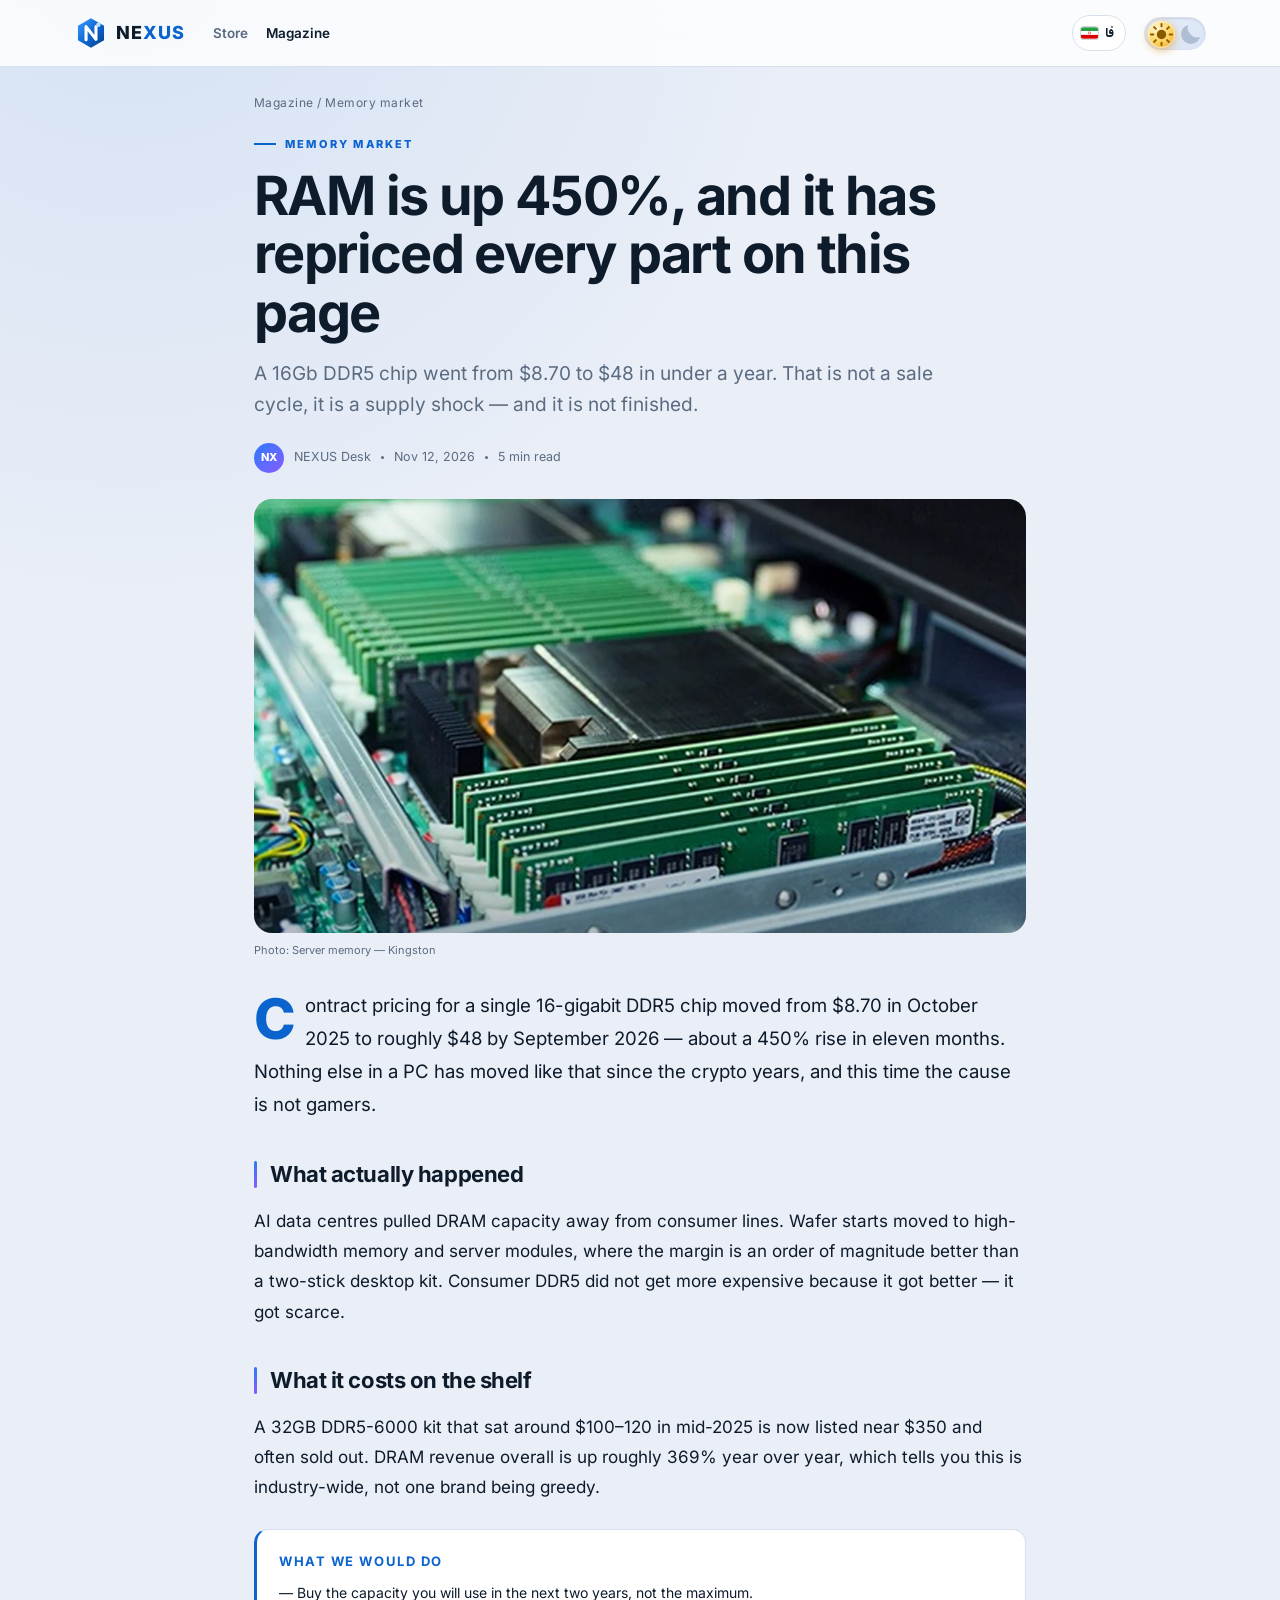
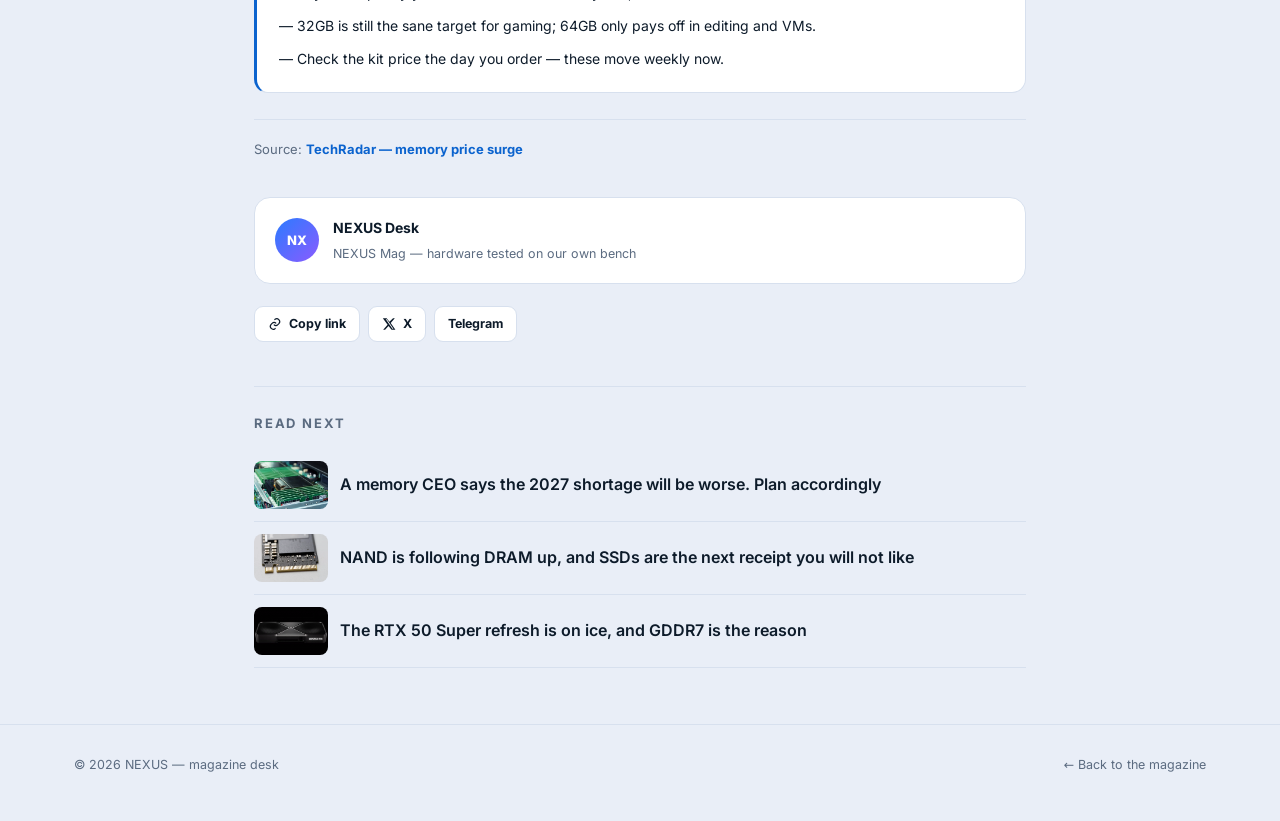
<file: story.html>
<!doctype html>
<html lang="en" dir="ltr">
<head>
<meta charset="utf-8">
<meta name="viewport" content="width=device-width,initial-scale=1">
<title>Story — NEXUS MAG</title>
<meta name="description" content="NEXUS MAG story">
<link rel="icon" href="assets/logo-nexus.svg">
<link rel="stylesheet" href="assets/fonts.css?v=1">
<style>
:root{
  --brand:#0b63ce; --brand-d:#0a52ab; --navy:#0a1a2e;
  --ink:#0d1b2a; --muted:#5b6b80; --bg:#e9eef7; --card:#fff; --line:#d7e0ee;
  --font:"Inter","Estedad","B Yekan",system-ui,sans-serif;
}
html[data-mode="dark"]{ --ink:#e8eefb; --muted:#9aabc4; --bg:#080f1c; --card:#0e1a2b; --line:#1d2c42; --brand:#4d9cf7; }
*{box-sizing:border-box}
body{
  margin:0;background:var(--bg);color:var(--ink);font-family:var(--font);line-height:1.65;
  -webkit-font-smoothing:antialiased;
  background-image:radial-gradient(circle at 10% -8%,rgba(11,99,206,.09),transparent 45%);
  background-attachment:fixed;
}
html[lang="fa"] body{font-family:"Estedad","B Yekan","Vazirmatn",Tahoma,sans-serif;font-size:106%}
a{color:inherit;text-decoration:none}
img{max-width:100%;display:block}
.wrap{max-width:820px;margin:0 auto;padding:0 24px}
.wide{max-width:1180px;margin:0 auto;padding:0 24px}

/* header */
.hd{position:sticky;top:0;z-index:40;backdrop-filter:blur(18px);background:color-mix(in srgb,var(--card) 80%,transparent);border-bottom:1px solid var(--line)}
html[data-mode="dark"] .hd{background:rgba(8,15,28,.8)}
.hd .wide{display:flex;align-items:center;gap:18px;height:66px}
.logo{display:flex;align-items:center;gap:8px}
.logo svg{width:34px;height:34px}
.logo b{font-size:18px;letter-spacing:.06em;font-weight:800}
.logo b span{color:var(--brand)}
.hd nav{display:flex;gap:18px;font-size:13.5px;font-weight:600;color:var(--muted);margin-inline-start:10px}
.hd nav a:hover,.hd nav a.on{color:var(--ink)}
.spacer{margin-inline-start:auto}
.tbtn{border:1px solid var(--line);background:var(--card);color:var(--ink);height:34px;padding:0 12px;border-radius:9px;font:inherit;font-size:12.5px;font-weight:700;cursor:pointer}
/* pills */

.flag{ width:17px; height:12px; border-radius:2.5px; flex:0 0 auto; box-shadow:0 0 0 1px rgba(9,20,40,.18); background-size:100% 100%; background-repeat:no-repeat; }
.flag-ir{ background-image:url("data:image/svg+xml;utf8,<svg xmlns='http://www.w3.org/2000/svg' viewBox='0 0 30 20'><rect width='30' height='6.67' fill='%23239f40'/><rect y='6.67' width='30' height='6.67' fill='%23fff'/><rect y='13.33' width='30' height='6.67' fill='%23da0000'/><circle cx='15' cy='10' r='2.1' fill='none' stroke='%23da0000' stroke-width='.9'/></svg>"); }
.flag-gb{ background-image:url("data:image/svg+xml;utf8,<svg xmlns='http://www.w3.org/2000/svg' viewBox='0 0 60 30'><rect width='60' height='30' fill='%23012169'/><path d='M0 0l60 30M60 0L0 30' stroke='%23fff' stroke-width='6'/><path d='M0 0l60 30M60 0L0 30' stroke='%23C8102E' stroke-width='2.6'/><path d='M30 0v30M0 15h60' stroke='%23fff' stroke-width='10'/><path d='M30 0v30M0 15h60' stroke='%23C8102E' stroke-width='6'/></svg>"); }
.tbtn{ display:inline-flex; align-items:center; gap:7px; height:36px; padding:0 11px 0 8px; border-radius:999px; transition:border-color .2s, transform .2s; }
.tbtn:hover{ border-color:var(--brand); transform:translateY(-1px); }


/* article */
.crumbs{padding:26px 0 0;font-size:12px;color:var(--muted);letter-spacing:.04em}
.crumbs a:hover{color:var(--brand)}
.kicker{display:inline-flex;align-items:center;gap:9px;margin-top:22px;font-size:11px;font-weight:800;letter-spacing:.2em;color:var(--brand);text-transform:uppercase}
.kicker::before{content:"";width:22px;height:2px;background:var(--brand)}
h1{margin:14px 0 0;font-size:clamp(30px,4.6vw,54px);line-height:1.08;letter-spacing:-.03em}
.dek{margin:16px 0 0;font-size:clamp(16px,1.6vw,19px);color:var(--muted);max-width:60ch}
.byline{display:flex;align-items:center;gap:10px;flex-wrap:wrap;margin:22px 0 0;font-size:12.5px;color:var(--muted)}
.byline .av{width:30px;height:30px;border-radius:50%;background:linear-gradient(135deg,#2b7bff,#8a5bff);display:grid;place-items:center;color:#fff;font-size:11px;font-weight:800}
.byline .dot{width:3px;height:3px;border-radius:50%;background:var(--muted)}
.hero{margin:26px 0 0;border-radius:18px;overflow:hidden;background:#0b1220;aspect-ratio:16/9}
.hero img{width:100%;height:100%;object-fit:cover}
.credit{margin:8px 0 0;font-size:11px;color:var(--muted)}
.body{padding:30px 0 0;font-size:16.5px}
.body p{margin:0 0 18px}
.body h2{margin:34px 0 12px;font-size:22px;letter-spacing:-.02em}
.body li{margin:0 0 9px}
.box{
  margin:26px 0;padding:20px 22px;border-radius:14px;border:1px solid var(--line);
  background:var(--card);border-inline-start:3px solid var(--brand);
}
.box h4{margin:0 0 8px;font-size:13px;letter-spacing:.12em;text-transform:uppercase;color:var(--brand)}
.box p{margin:0 0 8px;font-size:14px}
.box p:last-child{margin:0}
.src{margin:30px 0 0;padding-top:18px;border-top:1px solid var(--line);font-size:13px;color:var(--muted)}
.src a{color:var(--brand);font-weight:700}
.rel{margin:44px 0 0;padding-top:26px;border-top:1px solid var(--line)}
.rel h3{margin:0 0 14px;font-size:13px;letter-spacing:.14em;color:var(--muted);text-transform:uppercase}
.rel a{display:flex;gap:12px;align-items:center;padding:12px 0;border-bottom:1px solid var(--line);font-weight:600}
.rel a:hover{color:var(--brand)}
.rel img{width:74px;height:48px;object-fit:cover;border-radius:8px;flex-shrink:0}
#prog{
  position:fixed; top:0; left:0; height:2px; width:0%; z-index:60;
  background:linear-gradient(90deg,#0b63ce,#8a5bff);
  transition:width .12s linear; will-change:width;
}
html[dir="rtl"] #prog{ left:auto; right:0; background:linear-gradient(270deg,#0b63ce,#8a5bff); }
footer{margin:56px 0 0;padding:30px 0 46px;border-top:1px solid var(--line);font-size:12.5px;color:var(--muted)}
footer .wide{display:flex;justify-content:space-between;gap:16px;flex-wrap:wrap}

/* ---------- reading page 2.0 ---------- */
hero, .hero{ }
.hero{ position:relative; }
.hero::after{
  content:""; position:absolute; inset:0; pointer-events:none;
  background:linear-gradient(180deg,rgba(6,14,26,0) 55%,rgba(6,14,26,.28));
}
.body{ font-size:17px; line-height:1.78; }
.body > p:first-of-type{ font-size:18.5px; color:var(--ink); }
html[dir="ltr"] .body > p:first-of-type::first-letter{
  float:left; font-size:56px; line-height:.86; font-weight:800; padding:6px 10px 0 0;
  color:var(--brand); letter-spacing:-.02em;
}
.body h2{ position:relative; padding-inline-start:16px; }
.body h2::before{
  content:""; position:absolute; inset-inline-start:0; top:.28em; bottom:.28em; width:3px;
  border-radius:3px; background:linear-gradient(180deg,#2b7bf3,#8a5bff);
}
.pull{
  margin:34px 0; padding:26px 28px; border-radius:16px;
  background:linear-gradient(135deg,rgba(11,99,206,.09),rgba(138,91,255,.09));
  border:1px solid rgba(11,99,206,.18);
  font-size:clamp(19px,2.2vw,24px); font-weight:800; letter-spacing:-.02em; line-height:1.4;
  position:relative;
}
.pull::before{
  content:"”"; position:absolute; top:-6px; inset-inline-start:18px;
  font-size:64px; line-height:1; color:rgba(11,99,206,.22); font-family:Georgia,serif;
}
.author-card{
  margin:36px 0 0; padding:18px 20px; border-radius:16px;
  border:1px solid var(--line); background:var(--card);
  display:flex; gap:14px; align-items:center;
}
.author-card .av{ width:44px; height:44px; border-radius:50%; background:linear-gradient(135deg,#2b7bff,#8a5bff); display:grid; place-items:center; color:#fff; font-weight:800; font-size:13px; flex:0 0 auto; }
.author-card b{ display:block; font-size:14px; }
.author-card span{ font-size:12.5px; color:var(--muted); }
.share{ display:flex; gap:8px; margin:22px 0 0; flex-wrap:wrap; }
.share button, .share a{
  display:inline-flex; align-items:center; gap:7px; height:36px; padding:0 13px;
  border-radius:9px; border:1px solid var(--line); background:var(--card); color:var(--ink);
  font:inherit; font-size:12.5px; font-weight:700; cursor:pointer; text-decoration:none;
  transition:border-color .2s, color .2s, transform .2s;
}
.share button:hover, .share a:hover{ border-color:var(--brand); color:var(--brand); transform:translateY(-1px); }
.share svg{ width:14px; height:14px; }

@media(max-width:700px){ .hd nav{display:none} .wrap{padding:0 18px} }

/* ---------- icon-only day / night switch ---------- */
.tbtn.theme-sw{ background:transparent; border:0; padding:0; width:auto; }
.tsw{
  position:relative; width:62px; height:33px; border-radius:999px;
  display:flex; align-items:center; justify-content:space-between; padding:0 9px;
  background:linear-gradient(135deg,#e8effb,#d9e4f5);
  border:1px solid var(--line); box-shadow:inset 0 1px 2px rgba(9,26,54,.12);
  transition:background .35s, border-color .35s;
}
.tsw svg{ color:#8b9cb8; transition:color .3s,opacity .3s; z-index:2; }
.tsw .tsw-sun{ color:#8a5a00; }
.tsw-moon{ opacity:.55; }
.tsw-knob{
  position:absolute; top:3px; left:3px; width:27px; height:27px; border-radius:50%;
  background:radial-gradient(circle at 34% 28%, #fff6cf, #ffd35c 52%, #eda32f);
  box-shadow:0 2px 8px rgba(214,140,15,.55), inset 0 0 0 1px rgba(255,255,255,.55);
  transition:transform .35s cubic-bezier(.34,1.56,.64,1), background .4s, box-shadow .4s;
}
html[data-mode="dark"] .tsw{ background:linear-gradient(135deg,#122238,#0a1523); border-color:rgba(120,180,255,.22); }
html[data-mode="dark"] .tsw-knob{
  transform:translateX(29px);
  background:radial-gradient(circle at 34% 28%, #24384f, #0a1020 58%, #03060b);
  box-shadow:0 4px 14px rgba(0,0,0,.9), 0 0 0 1.5px rgba(160,210,255,.45), inset 0 0 12px rgba(60,140,255,.22);
}
html[data-mode="dark"] .tsw-sun{ opacity:.4; }
html[data-mode="dark"] .tsw-moon{ opacity:1; color:#9fc6ff; }
.theme-sw:hover .tsw{ border-color:var(--brand); }


/* icons are placed exactly under the knob centres */
.tsw{ padding:0 !important; }
.tsw .tsw-sun, .tsw .tsw-moon{
  position:absolute; top:3px; width:27px; height:27px; display:grid; place-items:center;
  pointer-events:none;
}
.tsw .tsw-sun{ left:3px; }
.tsw .tsw-moon{ left:32px; }   /* 3 + 29 travel */

</style>
</head>
<body>
<div id="prog" aria-hidden="true"></div>
<header class="hd">
  <div class="wide">
    <a class="logo" href="index.html">
      <svg viewBox="0 0 48 48"><defs><linearGradient id="nxl" x1="0" y1="0" x2="1" y2="1"><stop offset="0" stop-color="#3d9bff"/><stop offset=".55" stop-color="#0b63ce"/><stop offset="1" stop-color="#083f86"/></linearGradient></defs><path d="M24 3.2 42.4 13.6v20.8L24 44.8 5.6 34.4V13.6z" fill="url(#nxl)"/><path d="M17 33.5V15l14 18V15" fill="none" stroke="#fff" stroke-width="4.4" stroke-linecap="round" stroke-linejoin="round"/><circle cx="34.5" cy="12.4" r="3.1" fill="#badcff"/></svg>
      <b>NE<span>XUS</span></b>
    </a>
    <nav>
      <a href="index.html" data-fa="فروشگاه">Store</a>
      <a href="magazine.html" class="on" data-fa="مجله">Magazine</a>
    </nav>
    <span class="spacer"></span>
    <button class="tbtn" id="langBtn" type="button">FA</button>
    <button class="tbtn theme-sw" id="modeBtn" type="button" aria-label="Switch to dark mode"><span class="tsw" aria-hidden="true">
  <svg class="tsw-sun" viewBox="0 0 24 24" width="15" height="15"><circle cx="12" cy="12" r="4.2" fill="currentColor"/><g stroke="currentColor" stroke-width="1.7" stroke-linecap="round"><path d="M12 2.6v2.2M12 19.2v2.2M2.6 12h2.2M19.2 12h2.2M5.4 5.4l1.6 1.6M17 17l1.6 1.6M18.6 5.4L17 7M7 17l-1.6 1.6"/></g></svg>
  <svg class="tsw-moon" viewBox="0 0 24 24" width="15" height="15"><path d="M20.5 14.2A8.6 8.6 0 0 1 9.8 3.5 8.6 8.6 0 1 0 20.5 14.2z" fill="currentColor"/></svg>
  <span class="tsw-knob"></span>
</span></button>
  </div>
</header>

<main class="wrap" id="article"></main>

<footer>
  <div class="wide">
    <span data-fa="© ۲۰۲۶ نکسوس — تحریریهٔ مجله">© 2026 NEXUS — magazine desk</span>
    <span><a href="magazine.html" data-fa="بازگشت به مجله ←">← Back to the magazine</a></span>
  </div>
</footer>
<script>
var S = {
"ram-450": {
  img:"assets/dc.webp", credit:"Server memory — Kingston",
  cat:{en:"Memory market",fa:"بازار حافظه"},
  title:{en:"RAM is up 450%, and it has repriced every part on this page",
         fa:"رم ۴۵۰٪ گران شده — و قیمت هر قطعهٔ این صفحه را عوض کرده"},
  dek:{en:"A 16Gb DDR5 chip went from $8.70 to $48 in under a year. That is not a sale cycle, it is a supply shock — and it is not finished.",
       fa:"یک تراشهٔ ۱۶ گیگابیتی DDR5 در کمتر از یک سال از ۸.۷ دلار به ۴۸ دلار رسیده. این چرخهٔ تخفیف نیست، شوک عرضه است — و تمام نشده."},
  author:{en:"NEXUS Desk",fa:"تحریریهٔ نکسوس"}, initials:"NX",
  date:{en:"Nov 12, 2026",fa:"۱۲ نوامبر ۲۰۲۶"}, read:{en:"5 min read",fa:"۵ دقیقه مطالعه"},
  lede:{en:"Contract pricing for a single 16-gigabit DDR5 chip moved from $8.70 in October 2025 to roughly $48 by September 2026 — about a 450% rise in eleven months. Nothing else in a PC has moved like that since the crypto years, and this time the cause is not gamers.",
        fa:"قیمت قرارداد یک تراشهٔ ۱۶ گیگابیتی DDR5 از ۸.۷ دلار در اکتبر ۲۰۲۵ به حدود ۴۸ دلار در سپتامبر ۲۰۲۶ رسید — رشدی حدود ۴۵۰ درصد در یازده ماه. هیچ قطعهٔ دیگری در کامپیوتر از دوران ماینینگ چنین جهشی نداشته، با این تفاوت که این بار مقصر گیمرها نیستند."},
  sections:[
    {h:{en:"What actually happened",fa:"چه اتفاقی افتاد"},
     p:[{en:"AI data centres pulled DRAM capacity away from consumer lines. Wafer starts moved to high-bandwidth memory and server modules, where the margin is an order of magnitude better than a two-stick desktop kit. Consumer DDR5 did not get more expensive because it got better — it got scarce.",
         fa:"مراکز دادهٔ هوش مصنوعی ظرفیت DRAM را از خطوط مصرف‌کننده کشیدند. ظرفیت تولید به حافظهٔ پهن‌باند و ماژول‌های سروری رفت، جایی که حاشیهٔ سود چند برابر یک کیت دسکتاپ دو‌ماژولی است. DDR5 مصرفی گران نشد چون بهتر شد؛ گران شد چون کمیاب شد."}]},
    {h:{en:"What it costs on the shelf",fa:"قیمت روی قفسه"},
     p:[{en:"A 32GB DDR5-6000 kit that sat around $100–120 in mid-2025 is now listed near $350 and often sold out. DRAM revenue overall is up roughly 369% year over year, which tells you this is industry-wide, not one brand being greedy.",
         fa:"کیت ۳۲ گیگابایتی DDR5-6000 که در میانهٔ ۲۰۲۵ حدود ۱۰۰ تا ۱۲۰ دلار بود، حالا نزدیک ۳۵۰ دلار است و اغلب ناموجود. درآمد کل DRAM حدود ۳۶۹ درصد سال‌به‌سال رشد کرده — یعنی ماجرا کل صنعت است، نه طمع یک برند."}]}
  ],
  box:{h:{en:"What we would do",fa:"پیشنهاد ما"},
       items:[{en:"Buy the capacity you will use in the next two years, not the maximum.",fa:"همان ظرفیتی را بخر که دو سال آینده لازم داری، نه بیشترین مقدار."},
              {en:"32GB is still the sane target for gaming; 64GB only pays off in editing and VMs.",fa:"برای بازی ۳۲ گیگابایت هنوز منطقی است؛ ۶۴ گیگابایت فقط در تدوین و ماشین مجازی جواب می‌دهد."},
              {en:"Check the kit price the day you order — these move weekly now.",fa:"قیمت کیت را روز سفارش چک کن؛ حالا هفتگی جابه‌جا می‌شود."}]},
  src:{label:"TechRadar — memory price surge", url:"https://www.techradar.com/pro/memory-price-skyrockets-as-demand-for-ai-data-centers-drives-369-percent-year-over-year-surge"},
  related:["shortage-2027","ssd-prices","rtx-super"]
},

"gta6": {
  img:"assets/gta6.webp", credit:"Vice City — Rockstar Games",
  cat:{en:"Games",fa:"بازی"},
  title:{en:"GTA VI pre-loads are live — one week to the biggest launch of the decade",
         fa:"پیش‌بارگیری GTA VI باز شد — یک هفته تا بزرگ‌ترین عرضهٔ دهه"},
  dek:{en:"The download opened on November 12 for a November 19 launch. On an ordinary connection, today is the last sensible day to start.",
       fa:"دانلود از ۱۲ نوامبر برای انتشار ۱۹ نوامبر باز شد. با اینترنت معمولی، امروز آخرین روز منطقی برای شروع است."},
  author:{en:"NEXUS Desk",fa:"تحریریهٔ نکسوس"}, initials:"NX",
  date:{en:"Nov 12, 2026",fa:"۱۲ نوامبر ۲۰۲۶"}, read:{en:"3 min read",fa:"۳ دقیقه مطالعه"},
  lede:{en:"Rockstar has opened pre-loads for Grand Theft Auto VI ahead of its November 19 release. It is the first entry in the series in thirteen years, and the only major title still standing on that date — most publishers moved out of the way months ago.",
        fa:"راک‌استار پیش‌بارگیری GTA VI را پیش از انتشار ۱۹ نوامبر باز کرد. این اولین نسخهٔ سری پس از سیزده سال است و تنها عنوان بزرگی که در آن تاریخ باقی مانده — بیشتر ناشرها ماه‌ها پیش کنار رفتند."},
  sections:[
    {h:{en:"Start the download now, not on launch night",fa:"همین حالا دانلود کن، نه شب انتشار"},
     p:[{en:"Pre-load data is usually the full client, encrypted until launch. That means once it unlocks you are patching, not downloading. On a 50 Mbps line a modern AAA install is measured in hours, and launch-night throttling is real.",
         fa:"دادهٔ پیش‌بارگیری معمولاً کلاینت کامل است و تا لحظهٔ انتشار رمزنگاری می‌ماند؛ یعنی هنگام باز شدن فقط پچ می‌گیری، نه دانلود. با اینترنت ۵۰ مگابیت، نصب یک بازی AAA مدرن چند ساعت طول می‌کشد و افت سرعت شب انتشار واقعی است."}]},
    {h:{en:"The PC question",fa:"پرسش رایانهٔ شخصی"},
     p:[{en:"A PC version has not been announced. If your plan is to play on desktop, the honest expectation is a later release — which is why a machine specced today for the console build is the safe bet, not the maximum one.",
         fa:"نسخهٔ PC هنوز معرفی نشده. اگر برنامه‌ات بازی روی دسکتاپ است، انتظار واقع‌بینانه انتشار دیرتر است؛ به همین دلیل سیستمی که امروز برای نسخهٔ کنسولی بسته می‌شود انتخاب امن است، نه قوی‌ترین سیستم."}]}
  ],
  box:{h:{en:"Before you buy anything",fa:"قبل از خرید"},
       items:[{en:"Storage first: a modern AAA install is 100GB+ before patches.",fa:"اول فضای ذخیره‌سازی: نصب AAA مدرن پیش از پچ‌ها هم بالای ۱۰۰ گیگابایت است."},
              {en:"Pre-loads and day-one patches want headroom — keep 15% of the drive free.",fa:"پیش‌بارگیری و پچ روز اول جا می‌خواهند — ۱۵٪ درایو را خالی نگه دار."},
              {en:"A stable 60 fps needs a GPU from this generation, not the last flagship.",fa:"۶۰ فریم پایدار به کارت این نسل نیاز دارد، نه فلگ‌شیپ نسل قبل."}]},
  src:{label:"GameWatcher — GTA 6 release guide", url:"https://www.gamewatcher.com/grand-theft-auto-6/guides/release-date-confirmed-november-2026-platforms-pre-orders-trailers"},
  related:["steam-machine","rtx-super","ram-450"]
},

"steam-machine": {
  img:"assets/steam.webp", credit:"Steam Machine — Valve",
  cat:{en:"Hardware",fa:"سخت‌افزار"},
  title:{en:"The Steam Machine costs $1,049, and Valve named the reason out loud",
         fa:"استیم ماشین ۱۰۴۹ دلار شد — و والو خودش دلیل را گفت"},
  dek:{en:"Component cost, not ambition. The same memory crunch that tripled desktop RAM prices reached the living room.",
       fa:"هزینهٔ قطعات، نه بلندپروازی. همان بحران حافظه که قیمت رم دسکتاپ را چند برابر کرد، به اتاق نشیمن هم رسید."},
  author:{en:"NEXUS Desk",fa:"تحریریهٔ نکسوس"}, initials:"NX",
  date:{en:"Jun 2026 · updated Nov 2026",fa:"ژوئن ۲۰۲۶ · به‌روزرسانی نوامبر ۲۰۲۶"}, read:{en:"4 min read",fa:"۴ دقیقه مطالعه"},
  lede:{en:"Valve's living-room PC arrived at $1,049 for the 512GB model and $1,349 for 2TB, with a UK price of £879. The company pointed at component costs — a polite way of saying that memory and storage pricing had rewritten the plan.",
        fa:"رایانهٔ اتاق نشیمن والو با ۱۰۴۹ دلار برای مدل ۵۱۲ گیگابایت و ۱۳۴۹ دلار برای ۲ ترابایت عرضه شد؛ در بریتانیا ۸۷۹ پوند. خود شرکت به هزینهٔ قطعات اشاره کرد — تعبیر مؤدبانهٔ این واقعیت که قیمت حافظه و ذخیره‌سازی نقشه را از نو نوشته است."},
  sections:[
    {h:{en:"Why the box costs what a laptop did",fa:"چرا قیمتش اندازهٔ یک لپ‌تاپ شد"},
     p:[{en:"A console build that used to pencil out at console money now carries RAM and NAND at prices nobody planned for. The release date moved twice before launch, each time citing supply. That is the same pattern we saw with the RTX 50 refresh.",
         fa:"سیستمی که قبلاً با پول یک کنسول جمع می‌شد، حالا رم و NAND را با قیمتی می‌خرد که کسی پیش‌بینی نکرده بود. تاریخ عرضه پیش از انتشار دو بار جابه‌جا شد و هر بار به تأمین اشاره کرد؛ همان الگویی که در تازه‌سازی RTX 50 دیدیم."}]},
    {h:{en:"Is it still worth it",fa:"هنوز می‌ارزد؟"},
     p:[{en:"For a plug-and-play 4K box with SteamOS, yes — if you value the form factor. For raw frames per dollar, a small desktop with an off-the-shelf GPU still wins, and you can upgrade it in two years.",
         fa:"برای یک جعبهٔ ۴K آمادهٔ اتصال با SteamOS بله — اگر اندازه و سادگی برایت ارزش دارد. اما در نسبت فریم به دلار، یک دسکتاپ کوچک با کارت گرافیک معمولی هنوز جلوتر است و دو سال بعد هم قابل ارتقاست."}]}
  ],
  box:{h:{en:"The takeaway",fa:"جمع‌بندی"},
       items:[{en:"Consoles are no longer insulated from memory prices.",fa:"کنسول‌ها دیگر از قیمت حافظه در امان نیستند."},
              {en:"If you were waiting for a price cut, this cycle is moving the other way.",fa:"اگر منتظر کاهش قیمت بودی، این چرخه در جهت مخالف حرکت می‌کند."},
              {en:"A build-it-yourself desktop is the flexible answer this year.",fa:"دسکتاپ خودساخته امسال پاسخ منعطف‌تری است."}]},
  src:{label:"BBC — Steam Machine launch price", url:"https://www.bbc.co.uk/news/articles/c0kyzk2p255o"},
  related:["ram-450","rtx-super","gta6"]
},

"rtx-super": {
  img:"assets/rtx.webp", credit:"GeForce RTX 5090 — Nvidia",
  cat:{en:"Graphics",fa:"کارت گرافیک"},
  title:{en:"The RTX 50 Super refresh is on ice, and GDDR7 is the reason",
         fa:"تازه‌سازی RTX 50 Super روی یخ رفت — و مقصر GDDR7 است"},
  dek:{en:"Nvidia reportedly paused the mid-cycle refresh as memory supply tightened. The card that was supposed to be the obvious upgrade simply is not coming.",
       fa:"انویدیا ظاهراً تازه‌سازی میان‌نسلی را با تنگ‌شدن عرضهٔ حافظه متوقف کرده. کارتی که قرار بود ارتقای بدیهی باشد، نمی‌آید."},
  author:{en:"NEXUS Desk",fa:"تحریریهٔ نکسوس"}, initials:"NX",
  date:{en:"Jan 2026 · updated Jul 2026",fa:"ژانویه ۲۰۲۶ · به‌روزرسانی ژوئیه ۲۰۲۶"}, read:{en:"4 min read",fa:"۴ دقیقه مطالعه"},
  lede:{en:"Reports through the year describe a Super refresh that has slipped from delayed to effectively shelved, with cards built around GDDR7 sitting unsold because the memory itself became the expensive part. Nvidia has separately confirmed RTX 50 supply pressure tied to the memory crisis.",
        fa:"گزارش‌های سال نشان می‌دهد تازه‌سازی Super از تأخیر به تعلیق رسیده؛ کارت‌هایی که حول GDDR7 ساخته شده‌اند، چون خود حافظه گران شده، روی دست مانده‌اند. انویدیا جداگانه فشار عرضهٔ RTX 50 را به بحران حافظه مرتبط دانسته است."},
  sections:[
    {h:{en:"What a missing refresh means for buyers",fa:"نبودِ این تازه‌سازی برای خریدار چه معنایی دارد"},
     p:[{en:"Normally a Super card resets the price ladder eighteen months in. Without it, current cards keep their launch pricing longer, and the second-hand market carries more of the upgrade demand — which is exactly what we are seeing.",
         fa:"معمولاً کارت Super پس از هجده ماه نردبان قیمت را بازنشانی می‌کند. بدون آن، کارت‌های فعلی بیشتر با قیمت عرضه می‌مانند و بازار دست‌دوم بخش بیشتری از تقاضای ارتقا را می‌برد — دقیقاً همان چیزی که می‌بینیم."}]},
    {h:{en:"So what do you actually buy",fa:"پس واقعاً چه بخریم"},
     p:[{en:"If you are on a 30-series card and play at 1440p, this is the cycle where the 9070 XT and the 5070 Ti class make sense at current prices. If you already own a 40-series, waiting one more generation is the cheaper decision.",
         fa:"اگر کارت سری ۳۰ داری و ۱۴۴۰p بازی می‌کنی، همین چرخه جایی است که کلاس ۹۰۷۰ XT و ۵۰۷۰ Ti با قیمت فعلی منطقی می‌شود. اگر سری ۴۰ داری، صبر برای یک نسل دیگر تصمیم ارزان‌تری است."}]}
  ],
  box:{h:{en:"Watch these numbers",fa:"این عددها را بپا"},
       items:[{en:"VRAM matters more than the badge in 2026 — 16GB is the floor for new AAA.",fa:"در ۲۰۲۶ حافظهٔ گرافیکی از نام مدل مهم‌تر است — ۱۶ گیگابایت کف بازی‌های AAA جدید است."},
              {en:"Price per frame, not sticker price, is the honest comparison.",fa:"مقایسهٔ درست، قیمت به ازای هر فریم است نه قیمت روی جعبه."},
              {en:"Check seller stock the day you buy; listings vanish fast.",fa:"روز خرید موجودی فروشنده را چک کن؛ آگهی‌ها سریع غیب می‌شوند."}]},
  src:{label:"PCMag — RTX 50 Super pause", url:"https://www.pcmag.com/news/nvidia-reportedly-hits-pause-delays-rtx-50-super-gpus-heres-why"},
  related:["ram-450","ssd-prices","steam-machine"]
},

"ssd-prices": {
  img:"assets/nvme.webp", credit:"NVMe M.2 drive",
  cat:{en:"Storage",fa:"ذخیره‌سازی"},
  title:{en:"NAND is following DRAM up, and SSDs are the next receipt you will not like",
         fa:"NAND هم دنبال DRAM می‌رود — و SSD صورت‌حساب بعدی است"},
  dek:{en:"NAND makers have been pushing contract prices up by 50–75%. Enterprise drives moved first; client drives are next in line.",
       fa:"تولیدکنندگان NAND قیمت قرارداد را ۵۰ تا ۷۵ درصد بالا برده‌اند. درایوهای سازمانی اول حرکت کردند؛ نوبت درایوهای مصرفی است."},
  author:{en:"NEXUS Desk",fa:"تحریریهٔ نکسوس"}, initials:"NX",
  date:{en:"Nov 2026",fa:"نوامبر ۲۰۲۶"}, read:{en:"4 min read",fa:"۴ دقیقه مطالعه"},
  lede:{en:"Memory makers have been raising NAND selling prices sharply, and enterprise SSD contract pricing was projected to climb by more than half quarter over quarter into 2026. Consumer drives follow with a lag — that lag is running out.",
        fa:"تولیدکنندگان حافظه قیمت فروش NAND را به‌شدت بالا برده‌اند و پیش‌بینی می‌شد قیمت قرارداد SSD سازمانی در ورود به ۲۰۲۶ بیش از پنجاه درصد در یک فصل رشد کند. درایوهای مصرفی با تأخیر دنبال می‌کنند — و آن تأخیر دارد تمام می‌شود."},
  sections:[
    {h:{en:"Why storage and memory move together",fa:"چرا حافظه و ذخیره‌سازی با هم حرکت می‌کنند"},
     p:[{en:"Both are fab-capacity products. When AI servers absorb wafers, the same shortage shows up twice: once in RAM kits, once in SSDs. There is no separate factory to call.",
         fa:"هر دو محصول ظرفیت فب هستند. وقتی سرورهای هوش مصنوعی ویفر را می‌بلعند، کمبود دو بار خودش را نشان می‌دهد: یک بار در کیت رم، یک بار در SSD. کارخانهٔ جداگانه‌ای هم نیست که زنگ بزنی."}]},
    {h:{en:"Buy capacity, not speed",fa:"ظرفیت بخر، نه سرعت"},
     p:[{en:"A Gen4 drive at a sane price beats a Gen5 drive you overpay for: game loads barely move, and thermals are friendlier. Put the saved money into capacity — the thing that actually runs out.",
         fa:"یک درایو Gen4 با قیمت منطقی از Gen5 گران‌قیمت بهتر است: زمان لود بازی تقریباً تغییر نمی‌کند و دمایش هم آرام‌تر است. پول ذخیره‌شده را بگذار روی ظرفیت — همان چیزی که واقعاً تمام می‌شود."}]}
  ],
  box:{h:{en:"Sensible buys right now",fa:"خریدهای منطقی الان"},
       items:[{en:"2TB Gen4 as the system drive; add a second 2TB before prices move again.",fa:"۲ ترابایت Gen4 به‌عنوان درایو سیستم؛ پیش از حرکت بعدی قیمت، دومی را اضافه کن."},
              {en:"A heatsink is not optional on Gen5 — throttling looks like a slow drive.",fa:"روی Gen5 هیت‌سینک اختیاری نیست — افت حرارتی شبیه کندی درایو به نظر می‌رسد."},
              {en:"DRAM-less drives are fine for game libraries, not for boot.",fa:"درایوهای بدون DRAM برای کتابخانهٔ بازی خوب‌اند، برای بوت نه."}]},
  src:{label:"PCMag — SSD prices climb on NAND supply", url:"https://me.pcmag.com/en/news/33357/ssd-storage-prices-to-climb-as-ai-demand-meets-tight-nand-supply"},
  related:["ram-450","shortage-2027","gta6"]
},

"nova-lake": {
  img:"assets/intel.webp", credit:"Core Ultra 265KF — Intel",
  cat:{en:"Processors",fa:"پردازنده"},
  title:{en:"Intel is putting desktop first again with Nova Lake",
         fa:"اینتل با Nova Lake دسکتاپ را دوباره اول می‌گذارد"},
  dek:{en:"Core Ultra 400 is slated for late 2026 with a new socket — and Intel has said the desktop part ships before the data-centre one.",
       fa:"Core Ultra 400 برای اواخر ۲۰۲۶ با سوکت تازه برنامه‌ریزی شده — و اینتل گفته نسخهٔ دسکتاپ پیش از نسخهٔ سروری می‌آید."},
  author:{en:"NEXUS Desk",fa:"تحریریهٔ نکسوس"}, initials:"NX",
  date:{en:"Aug 2026",fa:"اوت ۲۰۲۶"}, read:{en:"4 min read",fa:"۴ دقیقه مطالعه"},
  lede:{en:"Intel has confirmed Nova Lake for late 2026 and said it will launch on desktop first rather than in servers. Leaks point to a new LGA1954 socket, a much larger core count, and a 22-core tier with extra game cache. Treat the numbers as rumours; treat the socket change as the planning fact.",
        fa:"اینتل Nova Lake را برای اواخر ۲۰۲۶ تأیید کرده و گفته اول روی دسکتاپ می‌آید، نه سرور. نشت‌ها از سوکت تازهٔ LGA1954، تعداد هستهٔ بیشتر و نسخه‌ای ۲۲ هسته‌ای با کش بازی خبر می‌دهند. عددها را شایعه بدان؛ تغییر سوکت را واقعیتی که برنامه‌ریزی‌ات را عوض می‌کند."},
  sections:[
    {h:{en:"The socket is the real story",fa:"داستان اصلی همان سوکت است"},
     p:[{en:"A new socket means a new board and, usually, new memory tuning rules. If you are building this winter and plan to upgrade in 2027, buy the cheapest board that meets your needs — not the flagship one you will replace.",
         fa:"سوکت تازه یعنی مادربرد تازه و معمولاً قواعد تنظیم حافظهٔ تازه. اگر این زمستان سیستم می‌بندی و قصد ارتقا در ۲۰۲۷ داری، ارزان‌ترین بوردی را بخر که نیازت را برمی‌آورد، نه فلگ‌شیپی که عوضش می‌کنی."}]},
    {h:{en:"Cores are not frames",fa:"هسته، فریم نیست"},
     p:[{en:"High core counts help renders and compiles. Games still care about cache, memory latency and a handful of fast cores. A 22-core part with game cache is interesting precisely because it addresses the second case, not the first.",
         fa:"تعداد بالای هسته در رندر و کامپایل کمک می‌کند. بازی هنوز به کش، تأخیر حافظه و چند هستهٔ سریع کار دارد. نسخهٔ ۲۲ هسته‌ای با کش بازی دقیقاً به همین دلیل جالب است، نه به‌خاطر رندر."}]}
  ],
  box:{h:{en:"If you are building now",fa:"اگر همین حالا سیستم می‌بندی"},
       items:[{en:"Do not buy a flagship board for a socket that is about to be replaced.",fa:"برای سوکتی که در شرف تعویض است، بورد فلگ‌شیپ نخر."},
              {en:"Spend on the GPU and storage; CPUs age more gracefully.",fa:"پول را روی کارت گرافیک و ذخیره‌سازی بگذار؛ پردازنده آرام‌تر پیر می‌شود."},
              {en:"Keep the case and PSU — they survive two builds.",fa:"کیس و پاور را نگه دار — از دو سیستم جان سالم به در می‌برند."}]},
  src:{label:"ExtremeTech — Nova Lake desktop first", url:"https://www.extremetech.com/computing/intel-says-it-will-launch-nova-lake-on-desktop-first-not-data-center"},
  related:["rtx-super","ram-450","steam-machine"]
},

"shortage-2027": {
  img:"assets/dc.webp", credit:"Server memory — Kingston",
  cat:{en:"Supply",fa:"عرضه"},
  title:{en:"A memory CEO says the 2027 shortage will be worse. Plan accordingly",
         fa:"مدیر یک شرکت حافظه می‌گوید کمبود ۲۰۲۷ بدتر است. بر همان اساس برنامه بچین"},
  dek:{en:"If the shortage runs another two years, the cheapest upgrade path stops being “wait for the next generation”.",
       fa:"اگر کمبود دو سال دیگر ادامه داشته باشد، ارزان‌ترین مسیر ارتقا دیگر «صبر کن تا نسل بعد» نیست."},
  author:{en:"NEXUS Desk",fa:"تحریریهٔ نکسوس"}, initials:"NX",
  date:{en:"Nov 10, 2026",fa:"۱۰ نوامبر ۲۰۲۶"}, read:{en:"3 min read",fa:"۳ دقیقه مطالعه"},
  lede:{en:"On an earnings call this week a memory-industry chief executive warned that 2027 supply will be tighter than 2026, citing the same contract figures everyone else is quoting: $8.70 to $48 for a 16Gb DDR5 die in about a year.",
        fa:"در تماس مالی این هفته، مدیر یک شرکت حافظه هشدار داد عرضهٔ ۲۰۲۷ از ۲۰۲۶ تنگ‌تر خواهد بود و همان عددهایی را نقل کرد که همه نقل می‌کنند: از ۸.۷ به ۴۸ دلار برای یک دای DDR5 شانزده‌گیگابیتی در حدود یک سال."},
  sections:[
    {h:{en:"What changes in your plan",fa:"در برنامه‌ات چه عوض می‌شود"},
     p:[{en:"When prices are expected to rise for two more years, “buy later” is not a strategy. The rational move is to buy the configuration you need at the best price you can verify today, and to over-provision storage slightly rather than memory.",
         fa:"وقتی انتظار می‌رود قیمت‌ها دو سال دیگر بالا برود، «بعداً می‌خرم» استراتژی نیست. حرکت منطقی این است که پیکربندی لازم را با بهترین قیمتی که امروز می‌توانی راستی‌آزمایی کنی بخری و کمی بیشتر روی ذخیره‌سازی سرمایه‌گذاری کنی، نه روی رم."}]},
    {h:{en:"What we tell customers",fa:"به مشتری‌ها چه می‌گوییم"},
     p:[{en:"Lock the build now with a fixed quote, keep the PSU and case from your old machine, and put the difference into a GPU you will still be happy with in 2028.",
         fa:"همین حالا سیستم را با قیمت قطعی ببند، پاور و کیس سیستم قبلی را نگه دار، و تفاوت قیمت را بگذار روی کارتی که در ۲۰۲۸ هم راضی‌ات کند."}]}
  ],
  box:{h:{en:"Three rules for a shortage year",fa:"سه قانون سال کمبود"},
       items:[{en:"Verify price and stock on the day you order.",fa:"قیمت و موجودی را روز سفارش بررسی کن."},
              {en:"Buy capacity before speed, every time.",fa:"هر بار، ظرفیت را قبل از سرعت بخر."},
              {en:"Keep one upgrade path open: GPU and storage.",fa:"یک مسیر ارتقا را باز نگه دار: کارت گرافیک و ذخیره‌سازی."}]},
  src:{label:"Yahoo Finance — memory CEO warns on 2027", url:"https://finance.yahoo.com/technology/articles/memory-chip-ceo-warns-2027-163159125.html"},
  related:["ram-450","ssd-prices","rtx-super"]
}
,
"last-of-us": {
  img:"assets/tlou.webp", credit:"The Last of Us Part II — Naughty Dog",
  cat:{en:"Games",fa:"بازی"},
  title:{en:"Two Last of Us projects are in the works. Neither one is Part III",
         fa:"دو پروژهٔ آخرین بازمانده در ساخت است. هیچ‌کدام Part III نیست"},
  dek:{en:"Naughty Dog marked The Last of Us Day by confirming two early-stage projects in the universe — while the TV series moves on without the studio at the wheel.",
       fa:"ناتی داگ روز آخرین بازمانده را با تأیید دو پروژهٔ ابتدایی در این دنیا گرامی داشت — در حالی که سریال تلویزیونی بدون حضور استودیو جلو می‌رود."},
  author:{en:"NEXUS Desk",fa:"تحریریهٔ نکسوس"}, initials:"NX",
  date:{en:"Sep 2026 · updated Nov 2026",fa:"سپتامبر ۲۰۲۶ · به‌روزرسانی نوامبر ۲۰۲۶"}, read:{en:"5 min read",fa:"۵ دقیقه مطالعه"},
  lede:{en:"On September 26 — The Last of Us Day — Naughty Dog's studio head said the team is working on “a couple” of new projects set in The Last of Us universe. Both are described as very early. That phrasing matters: it is the difference between a game you can pre-order and a pitch that survived a review.",
        fa:"در ۲۶ سپتامبر — روز آخرین بازمانده — سرپرست استودیوی ناتی داگ گفت تیم روی «چند» پروژهٔ تازه در دنیای The Last of Us کار می‌کند. هر دو در مرحلهٔ بسیار ابتدایی توصیف شده‌اند. همین عبارت مهم است: تفاوت میان بازی‌ای که می‌توانی پیش‌سفارش کنی و ایده‌ای که از جلسهٔ بازبینی جان سالم به در برده."},
  sections:[
    {h:{en:"What was actually said",fa:"واقعاً چه گفته شد"},
     p:[{en:"The confirmation came as part of the franchise's annual fan day, and it was deliberately vague: two projects, same universe, early stages. No platforms, no dates, no names. Earlier remarks from Neil Druckmann had already lowered expectations for a numbered Part III, and nothing this year reversed that.",
         fa:"این تأیید در روز سالانهٔ طرفداران مجموعه منتشر شد و عامدانه مبهم بود: دو پروژه، همان دنیا، مرحلهٔ ابتدایی. بدون پلتفرم، بدون تاریخ، بدون نام. اظهارات پیشین نیل دراکمن هم انتظار برای Part III شماره‌دار را پایین آورده بود و امسال چیزی آن را برنگرداند."}]},
    {h:{en:"The show is now a separate machine",fa:"سریال حالا ماشین جدایی است"},
     p:[{en:"HBO's adaptation continues, but Druckmann has confirmed the studio has no creative role in the coming season. That is not a crisis — it is a handover. The games and the show now answer to different rooms, which is exactly why a TV season can arrive years before a game does.",
         fa:"اقتباس HBO ادامه دارد، اما دراکمن تأیید کرده استودیو در فصل پیش‌رو نقش خلاقانه ندارد. این بحران نیست؛ انتقال مسئولیت است. بازی‌ها و سریال حالا به اتاق‌های متفاوتی جواب می‌دهند و دقیقاً به همین دلیل یک فصل تلویزیونی می‌تواند سال‌ها پیش از یک بازی برسد."}]},
    {h:{en:"What this means for your machine",fa:"این برای سیستم تو چه معنایی دارد"},
     p:[{en:"Nothing yet — and that is the honest answer. A project in early stage needs no upgrade. What it does mean is that the next Last of Us, whenever it lands, will target hardware that exists then, not now. Buying today for a game without a date is how people end up with a 2019 build waiting for a 2023 title.",
         fa:"هنوز هیچ — و این صادقانه‌ترین پاسخ است. پروژه‌ای در مرحلهٔ ابتدایی ارتقای سیستم نمی‌خواهد. معنایش این است که آخرین بازماندهٔ بعدی، هر وقت بیاید، سخت‌افزار همان روز را هدف می‌گیرد نه امروز را. خرید امروز برای بازی‌ای که تاریخ ندارد، همان مسیری است که آدم را با سیستم ۲۰۱۹ منتظر عنوان ۲۰۲۳ نگه می‌دارد."}]}
  ],
  quote:{en:"A teaser is not a release date. A confirmation is not a build.",
         fa:"تیزر تاریخ انتشار نیست. تأیید، نسخهٔ قابل اجرا نیست."},
  box:{h:{en:"If you are replaying Part II now",fa:"اگر حالا Part II را دوباره بازی می‌کنی"},
       items:[{en:"It is a 2020 PS4 title — a mid-range card of this generation runs it at 1440p comfortably.",fa:"عنوانی از ۲۰۲۰ برای PS4 است — یک کارت میان‌ردهٔ این نسل راحت در ۱۴۴۰p اجرایش می‌کند."},
              {en:"The PC port wants 8GB of VRAM minimum for stable frame times.",fa:"نسخهٔ PC برای زمان فریم پایدار حداقل ۸ گیگابایت VRAM می‌خواهد."},
              {en:"An SSD matters more than the GPU here — streaming hitches are storage, not shading.",fa:"اینجا SSD از کارت گرافیک مهم‌تر است — گیر کردن‌های استریمینگ از ذخیره‌سازی است نه سایه‌زنی."}]},
  src:{label:"Console Creatures — The Last of Us Day 2026", url:"https://www.consolecreatures.com/naughty-dog-the-last-of-us-day-2026-news/"},
  related:["gta6","steam-machine","nova-lake"]
},

"zen6": {
  img:"assets/n-zen6.webp", credit:"Processor die — NEXUS lab",
  cat:{en:"CPUs",fa:"پردازنده"},
  title:{en:"AMD confirms Zen 6 on 2nm — and Zen 7 already exists on paper",
         fa:"ای‌ام‌دی زن ۶ روی ۲ نانومتر را تأیید کرد — و زن ۷ هم روی کاغذ وجود دارد"},
  dek:{en:"A smaller node, more IPC, a wider AI block. What AMD has actually confirmed, and what it has not.",
       fa:"نود کوچک‌تر، IPC بیشتر، بلوک هوش مصنوعی پهن‌تر. آنچه ای‌ام‌دی واقعاً تأیید کرده و آنچه نه."},
  author:{en:"NEXUS Desk",fa:"تحریریهٔ نکسوس"}, initials:"NX",
  date:{en:"Nov 2025 · updated Nov 2026",fa:"نوامبر ۲۰۲۵ · به‌روزرسانی نوامبر ۲۰۲۶"}, read:{en:"5 min read",fa:"۵ دقیقه مطالعه"},
  lede:{en:"AMD has put Zen 6 on TSMC's 2nm process and confirmed it will bring higher IPC, better efficiency and a bigger AI block. The company also named Zen 7 — which tells you more about the roadmap's confidence than any benchmark leak.", fa:"ای‌ام‌دی زن ۶ را روی فرایند ۲ نانومتری TSMC گذاشته و تأیید کرده که IPC بیشتر، بازدهی بهتر و بلوک هوش مصنوعی بزرگ‌تر خواهد داشت. شرکت نام زن ۷ را هم برده — که از هر بنچمارک لو رفته‌ای بیشتر دربارهٔ اطمینان نقشهٔ راه می‌گوید."},
  sections:[
    {h:{en:"What is confirmed",fa:"چه چیزی تأیید شده"},
     p:[{en:"Three things, and only three: the node (2nm), the direction (more IPC plus efficiency), and the fact that server parts ship first. AMD has not published core counts, clocks, socket names or a desktop date. Every number you have seen beyond that is a rumour wearing a spec sheet.",fa:"سه چیز و فقط سه چیز: نود (۲ نانومتر)، جهت حرکت (IPC و بازدهی بیشتر) و این واقعیت که قطعات سروری اول عرضه می‌شوند. ای‌ام‌دی تعداد هسته، فرکانس، نام سوکت یا تاریخ دسکتاپ را منتشر نکرده. هر عدد دیگری که دیده‌ای، شایعه‌ای با لباس دیتاشیت است."}]},
    {h:{en:"Why 2nm is not automatically faster",fa:"چرا ۲ نانومتر خودبه‌خود سریع‌تر نیست"},
     p:[{en:"A smaller node buys transistors or power, and you have to spend that budget somewhere. AMD is spending part of it on an AI block that desktop gamers will barely touch. That is the same trade the last two generations made, and it is why IPC gains arrive in single digits while efficiency gains look larger.",fa:"نود کوچک‌تر یا ترانزیستور می‌دهد یا توان، و باید آن بودجه را جایی خرج کنی. ای‌ام‌دی بخشی از آن را در بلوک هوش مصنوعی خرج می‌کند که گیمر دسکتاپ تقریباً لمسش نمی‌کند. همین معامله‌ای است که دو نسل قبل هم شد و دلیلش هم این است که رشد IPC یک‌رقمی می‌آید و رشد بازدهی بزرگ‌تر به نظر می‌رسد."}]}
  ],
  quote:{en:"A node announcement is a budget announcement, not a frame-rate announcement.",fa:"اعلام نود، اعلام بودجه است نه اعلام فریم‌ریت."},
  src:{label:"TechPowerUp — AMD confirms Zen 6 and Zen 7", url:"https://www.techpowerup.com/342820/amd-confirms-zen-6-2-nm-and-zen-7-with-efficiency-upgrades-and-new-ai-features"},
  related:["olympic-ridge","nova-lake","ram-450"]
},

"olympic-ridge": {
  img:"assets/n-socket.webp", credit:"AM5 socket — NEXUS lab",
  cat:{en:"CPUs",fa:"پردازنده"},
  title:{en:"Ryzen “Olympic Ridge” slips to 2027 — AM5 gets one more year",
         fa:"رایزن «المپیک ریج» به ۲۰۲۷ افتاد — AM5 یک سال دیگر زنده می‌ماند"},
  dek:{en:"Roadmap slides now point the Zen 6 desktop launch at 2027. If that holds, the board you buy today has a longer life than you planned.",
       fa:"اسلایدهای نقشهٔ راه حالا عرضهٔ دسکتاپ زن ۶ را ۲۰۲۷ نشان می‌دهند. اگر درست باشد، مادربردی که امروز می‌خری عمری طولانی‌تر از برنامه‌ات دارد."},
  author:{en:"NEXUS Desk",fa:"تحریریهٔ نکسوس"}, initials:"NX",
  date:{en:"Feb 2026",fa:"فوریه ۲۰۲۶"}, read:{en:"4 min read",fa:"۴ دقیقه مطالعه"},
  lede:{en:"Leaked roadmap material puts the next Ryzen desktop line — the one following today's AM5 chips — in 2027 rather than 2026. Nothing is official, but the direction has been consistent across several leaks this year.", fa:"مواد لو رفته از نقشهٔ راه، خط بعدی رایزن دسکتاپ — همان که پس از تراشه‌های امروز AM5 می‌آید — را ۲۰۲۷ می‌گذارد نه ۲۰۲۶. هیچ‌چیز رسمی نیست، اما جهت در چند نشتی امسال یکسان بوده."},
  sections:[
    {h:{en:"Why a delay is good news",fa:"چرا تأخیر خبر خوبی است"},
     p:[{en:"A platform that stays current for one more year is a platform you can buy into without regret. If the next socket is 2027, an AM5 board bought now still gets new CPUs through the period you would normally own the machine.",fa:"پلتفرمی که یک سال بیشتر به‌روز بماند، پلتفرمی است که بدون پشیمانی می‌توانی واردش شوی. اگر سوکت بعدی ۲۰۲۷ باشد، مادربرد AM5 که امروز می‌خری تا همان دوره‌ای که معمولاً سیستم را نگه می‌داری، CPU تازه می‌گیرد."}]},
    {h:{en:"What to do with that",fa:"با این اطلاعات چه کنیم"},
     p:[{en:"Buy the board, not the flagship chip. A mid-range AM5 board plus a mid-range CPU costs less than one halo part, and both survive the wait. Save the top-end money for the generation that actually changes the socket.",fa:"مادربرد بخر، نه تراشهٔ پرچم‌دار. یک برد AM5 میان‌رده با یک CPU میان‌رده از یک قطعهٔ های‌اند کمتر است و هر دو از این انتظار جان سالم به در می‌برند. پول رده‌بالا را برای نسلی نگه دار که واقعاً سوکت را عوض می‌کند."}]}
  ],
  box:{h:{en:"If you are building this winter",fa:"اگر این زمستان سیستم می‌بندی"},
       items:[{en:"Pick the board by rear I/O and VRM, not by the box's marketing tier.",fa:"مادربرد را بر اساس پورت‌های پشت و VRM انتخاب کن، نه ردهٔ تبلیغاتی جعبه."},
              {en:"DDR5-6000 CL30 remains the sane price/performance point.",fa:"DDR5-6000 CL30 هنوز نقطهٔ منطقی قیمت به کارایی است."},
              {en:"Skip the flagship CPU; the gap to mid-range is smaller than the price gap.",fa:"از CPU پرچم‌دار بگذر؛ فاصله‌اش با میان‌رده از فاصلهٔ قیمتش کمتر است."}]},
  src:{label:"TechPowerUp forums — Olympic Ridge to 2027", url:"https://www.techpowerup.com/forums/threads/amd-next-gen-ryzen-olympic-ridge-zen-6-delayed-to-2027.346588/"},
  related:["zen6","nova-lake","ram-450"]
},

"ddr6-2027": {
  img:"assets/n-ddr6.webp", credit:"DDR5 modules — NEXUS lab",
  cat:{en:"Memory",fa:"حافظه"},
  title:{en:"DDR6 heads for 2027 mass production — DDR5 is not done yet",
         fa:"DDR6 به تولید انبوه ۲۰۲۷ می‌رسد — ولی DDR5 هنوز تمام نشده"},
  dek:{en:"Memory makers are finalising DDR6 prototypes for a 2027 ramp, while AI demand keeps DDR5 lines full. Both standards will be sold side by side for years.",
       fa:"سازندگان حافظه نمونه‌های DDR6 را برای جهش تولید ۲۰۲۷ نهایی می‌کنند، در حالی که تقاضای هوش مصنوعی خطوط DDR5 را پر نگه داشته. هر دو استاندارد سال‌ها کنار هم فروخته می‌شوند."},
  author:{en:"NEXUS Desk",fa:"تحریریهٔ نکسوس"}, initials:"NX",
  date:{en:"Jul 2025 · updated Nov 2026",fa:"جولای ۲۰۲۵ · به‌روزرسانی نوامبر ۲۰۲۶"}, read:{en:"4 min read",fa:"۴ دقیقه مطالعه"},
  lede:{en:"DDR6 is not a 2026 purchase and it will not make your current kit obsolete on launch day. Reports put prototype finalisation now and mass adoption around 2027, with the first volume going to servers rather than desktops.", fa:"DDR6 خرید ۲۰۲۶ نیست و کیت فعلی‌ات را روز عرضه منسوخ نمی‌کند. گزارش‌ها نهایی‌سازی نمونه را حالا و فراگیری انبوه را حدود ۲۰۲۷ می‌دانند، با حجم اولیه برای سرورها نه دسکتاپ."},
  sections:[
    {h:{en:"The pattern repeats",fa:"الگو تکرار می‌شود"},
     p:[{en:"Every memory generation arrives in servers first: that is where the platform cost of a new standard is easiest to justify. Desktop boards follow a year or two later, and the first consumer kits carry a premium that makes them a bad buy for anyone who is not benchmarking for a living.",fa:"هر نسل حافظه اول در سرورها می‌آید: همان‌جا که توجیه هزینهٔ پلتفرم تازه ساده‌تر است. مادربردهای دسکتاپ یکی دو سال بعد می‌رسند و اولین کیت‌های مصرفی چنان گران‌اند که برای هر کسی جز بنچمارک‌گیر حرفه‌ای خرید بدی هستند."}]},
    {h:{en:"What it means for a 2026 build",fa:"برای سیستم ۲۰۲۶ چه معنایی دارد"},
     p:[{en:"Nothing changes. DDR5 is the standard for every current socket, prices are being driven by supply rather than generation change, and waiting for DDR6 means waiting through a shortage you can already see.",fa:"هیچ چیزی عوض نمی‌شود. DDR5 استاندارد هر سوکت فعلی است، قیمت‌ها را عرضه تعیین می‌کند نه تغییر نسل، و انتظار برای DDR6 یعنی انتظار در میان کمبودی که همین حالا می‌بینی."}]}
  ],
  src:{label:"TrendForce — DDR6 mass adoption in 2027", url:"https://www.trendforce.com/news/2025/07/23/news-ddr6-set-for-2027-mass-adoption-as-memory-giants-reportedly-finalize-prototype-designs/"},
  related:["ram-450","shortage-2027","zen6"]
},

"lpddr6": {
  img:"assets/n-lpddr6.webp", credit:"LPDDR package — NEXUS lab",
  cat:{en:"Memory",fa:"حافظه"},
  title:{en:"LPDDR6 is now a published standard — phones get the bandwidth first",
         fa:"LPDDR6 استاندارد رسمی شد — پهنای باند اول به گوشی‌ها می‌رسد"},
  dek:{en:"JEDEC's JESD209-6 widens the bus and splits it into sub-channels. The target is on-device AI, and the first devices are phones, not laptops.",
       fa:"استاندارد JESD209-6 گذرگاه را پهن‌تر و به زیرکانال تقسیم می‌کند. هدف هوش مصنوعی روی دستگاه است و اولین دستگاه‌ها گوشی‌اند، نه لپ‌تاپ."},
  author:{en:"NEXUS Desk",fa:"تحریریهٔ نکسوس"}, initials:"NX",
  date:{en:"2025 · updated Nov 2026",fa:"۲۰۲۵ · به‌روزرسانی نوامبر ۲۰۲۶"}, read:{en:"3 min read",fa:"۳ دقیقه مطالعه"},
  lede:{en:"JEDEC has published the LPDDR6 standard. The headline is bandwidth, the mechanism is a wider bus split into sub-channels, and the reason is local inference — models running on the device instead of a data centre.", fa:"JEDEC استاندارد LPDDR6 را منتشر کرده. تیتر، پهنای باند است؛ سازوکار، گذرگاه پهن‌ترِ تقسیم‌شده به زیرکانال؛ و دلیلش استنتاج محلی — مدل‌هایی که روی خود دستگاه اجرا می‌شوند نه در مرکز داده."},
  sections:[
    {h:{en:"Why sub-channels matter",fa:"چرا زیرکانال مهم است"},
     p:[{en:"Splitting the bus lets the controller talk to one portion while another idles, which saves power on small workloads and adds parallelism on large ones. For a phone running an assistant locally, that is a better trade than peak bandwidth alone.",fa:"تقسیم گذرگاه اجازه می‌دهد کنترلر با یک بخش حرف بزند در حالی که بقیه بی‌کارند؛ در بار کم مصرف کم می‌شود و در بار سنگین موازی‌کاری اضافه. برای گوشی‌ای که دستیار را محلی اجرا می‌کند، این معاملهٔ بهتری از پهنای باند اوج تنهاست."}]},
    {h:{en:"Desktop relevance: low, for now",fa:"ربطش به دسکتاپ: کم، فعلاً"},
     p:[{en:"LPDDR is soldered, low-power memory. It shows up in mini PCs and thin laptops, not in a board with DIMM slots. The standard tells you where the industry expects AI workloads to live — and that is not a tower under a desk.",fa:"LPDDR حافظهٔ کم‌مصرفِ روی‌برد است. در مینی‌پی‌سی‌ها و لپ‌تاپ‌های نازک دیده می‌شود، نه در بردی با اسلات DIMM. این استاندارد می‌گوید صنعت انتظار دارد بار کاری هوش مصنوعی کجا زندگی کند — و آنجا برجی زیر میز نیست."}]}
  ],
  src:{label:"JEDEC — LPDDR6 standard release", url:"https://www.jedec.org/news/pressreleases/jedec%C2%AE-releases-new-lpddr6-standard-enhance-mobile-and-ai-memory-performance"},
  related:["ddr6-2027","ram-450","ssd-prices"]
},

"switch2-17m": {
  img:"assets/n-handheld.webp", credit:"Handheld console — NEXUS lab",
  cat:{en:"Games",fa:"بازی"},
  title:{en:"Switch 2 passes 17.3 million units — faster than any console before it",
         fa:"سوییچ ۲ از ۱۷.۳ میلیون دستگاه گذشت — سریع‌تر از هر کنسول قبلی"},
  dek:{en:"17.37 million units since June 2025, and Nintendo is closing on its own forecast a quarter early. What that says about the hardware market.",
       fa:"۱۷.۳۷ میلیون دستگاه از ژوئن ۲۰۲۵ و نینتندو یک فصل زودتر به پیش‌بینی خودش نزدیک شده. این دربارهٔ بازار سخت‌افزار چه می‌گوید."},
  author:{en:"NEXUS Desk",fa:"تحریریهٔ نکسوس"}, initials:"NX",
  date:{en:"Feb 2026",fa:"فوریه ۲۰۲۶"}, read:{en:"4 min read",fa:"۴ دقیقه مطالعه"},
  lede:{en:"Nintendo's own numbers put Switch 2 at 17.37 million units since launch, with software selling alongside it. In a year when every other hardware category got more expensive, the cheapest way to play kept selling.", fa:"اعداد خود نینتندو سوییچ ۲ را از زمان عرضه ۱۷.۳۷ میلیون دستگاه نشان می‌دهد، همراه با فروش نرم‌افزار. در سالی که هر دستهٔ سخت‌افزاری گران‌تر شد، ارزان‌ترین راه بازی کردن فروشش را ادامه داد."},
  sections:[
    {h:{en:"The pricing argument",fa:"استدلال قیمت"},
     p:[{en:"A console is a fixed cost with a known frame-rate target. A gaming PC in 2026 is a moving cost: memory and storage prices are the wildest they have been in years. When a GPU alone can cost more than a console, the mass market does the arithmetic for you.",fa:"کنسول هزینهٔ ثابت با هدف فریم‌ریت معلوم است. یک PC گیمینگ در ۲۰۲۶ هزینهٔ متحرک است: قیمت حافظه و ذخیره‌سازی بی‌ثبات‌ترین حالت چند سال گذشته را دارد. وقتی یک کارت گرافیک تنها می‌تواند از یک کنسول گران‌تر شود، بازار انبوه خودش حساب می‌کند."}]},
    {h:{en:"What it does not mean",fa:"چه معنایی ندارد"},
     p:[{en:"It is not evidence that PCs are dying, and console sales have never tracked PC upgrade cycles. It is evidence that the entry price of gaming matters more than the ceiling — a lesson the DIY market keeps relearning every shortage.",fa:"این شاهد مردن PC نیست و فروش کنسول هرگز با چرخهٔ ارتقای PC هم‌مسیر نبوده. شاهد این است که قیمت ورود به بازی بیشتر از سقف کارایی مهم است — درسی که بازار اسمبل هر کمبودی دوباره یاد می‌گیرد."}]}
  ],
  box:{h:{en:"If you want both",fa:"اگر هر دو را می‌خواهی"},
       items:[{en:"A console plus a cheap desktop beats one expensive machine for most households.",fa:"برای بیشتر خانه‌ها، کنسول به‌علاوهٔ یک دسکتاپ ارزان از یک دستگاه گران بهتر است."},
              {en:"Spend PC budget on storage and RAM first this year — those are the inflated parts.",fa:"امسال بودجهٔ PC را اول روی ذخیره‌سازی و رم بگذار — این‌ها قطعات گران‌شده‌اند."},
              {en:"Buy the current GPU generation used if warranty transfers where you live.",fa:"اگر گارانتی در کشورت منتقل می‌شود، کارت گرافیک نسل فعلی را دست‌دوم بخر."}]},
  src:{label:"Nintendo Life — Switch 2 at 17.37 million", url:"https://www.nintendolife.com/news/2026/02/switch-2-storms-towards-its-forecast-target-with-17-37-million-units-sold"},
  related:["gta6","steam-machine","last-of-us"]
}
};
</script><script>
(function () {
  var LKEY="nexus-lang", MKEY="nexus-mode";
  var html=document.documentElement;
  var lang="en", mode="light";
  try{ lang=localStorage.getItem(LKEY)||"en"; mode=localStorage.getItem(MKEY)||"light"; }catch(e){}
  if(mode==="dark") html.setAttribute("data-mode","dark");

  var id = new URLSearchParams(location.search).get("id");
  var s = S[id] || S["ram-450"];

  function t(o){ return o ? (o[lang] || o.en) : ""; }
  function el(tag, cls, txt){ var n=document.createElement(tag); if(cls) n.className=cls; if(txt!=null) n.textContent=txt; return n; }

  function render(){
    var art=document.getElementById("article");
    art.innerHTML="";
    document.title = t(s.title) + " — NEXUS MAG";

    var cr=el("div","crumbs");
    cr.innerHTML = '<a href="magazine.html">'+(lang==="fa"?"مجله":"Magazine")+'</a> / ' + t(s.cat);
    art.appendChild(cr);

    var k=el("div","kicker",t(s.cat)); art.appendChild(k);
    var h1=el("h1",null,t(s.title)); art.appendChild(h1);
    var d=el("p","dek",t(s.dek)); art.appendChild(d);

    var by=el("div","byline");
    by.innerHTML = '<span class="av">'+s.initials+'</span><span>'+t(s.author)+'</span><span class="dot"></span><span>'+t(s.date)+'</span><span class="dot"></span><span>'+t(s.read)+'</span>';
    art.appendChild(by);

    var hero=el("figure","hero");
    var im=el("img"); im.src=s.img; im.alt=t(s.title); hero.appendChild(im);
    art.appendChild(hero);
    art.appendChild(el("p","credit",(lang==="fa"?"عکس: ":"Photo: ")+s.credit));

    var body=el("div","body");
    body.appendChild(el("p",null,t(s.lede)));

    s.sections.forEach(function(sec){
      body.appendChild(el("h2",null,t(sec.h)));
      sec.p.forEach(function(par){ body.appendChild(el("p",null,t(par))); });
    });

    if (s.quote) {
      var q = el("div","pull", t(s.quote));
      body.appendChild(q);
    }

    if (s.box) {
      var box=el("div","box");
      box.appendChild(el("h4",null,t(s.box.h)));
      (s.box.items||[]).forEach(function(it){
        var p=el("p",null,"— "+t(it)); box.appendChild(p);
      });
      body.appendChild(box);
    }

    var src=el("p","src");
    src.innerHTML = (lang==="fa"?"منبع: ":"Source: ") + '<a href="'+s.src.url+'" target="_blank" rel="noopener">'+s.src.label+'</a>';
    body.appendChild(src);

    art.appendChild(body);

    var au = el("div","author-card");
    au.innerHTML = '<span class="av">' + s.initials + '</span><div><b>' + t(s.author) + '</b>' +
                   '<span>' + (lang === "fa" ? "نویسندهٔ نکسوس مگ — تست سخت‌افزار روی میز کار" : "NEXUS Mag — hardware tested on our own bench") + '</span></div>';
    art.appendChild(au);

    var sh = el("div","share");
    sh.innerHTML = '<button type="button" id="copyLink">' +
      '<svg viewBox="0 0 24 24" fill="none" stroke="currentColor" stroke-width="2"><path d="M10 13a5 5 0 0 0 7 0l2-2a5 5 0 0 0-7-7l-1 1"/><path d="M14 11a5 5 0 0 0-7 0l-2 2a5 5 0 0 0 7 7l1-1"/></svg>' +
      (lang === "fa" ? "کپی لینک" : "Copy link") + '</button>' +
      '<a href="https://x.com/intent/post?text=' + encodeURIComponent(t(s.title)) + '" target="_blank" rel="noopener">' +
      '<svg viewBox="0 0 24 24" fill="currentColor"><path d="M18.9 2H22l-7.1 8.1L23 22h-6.6l-5.2-6.7L5.3 22H2l7.6-8.7L1.4 2H8l4.7 6.2zm-1.1 18h1.7L8.3 3.8H6.5z"/></svg>X</a>' +
      '<a href="https://t.me/share/url?url=' + encodeURIComponent(location.href) + '" target="_blank" rel="noopener">Telegram</a>';
    art.appendChild(sh);

    var rel=el("div","rel");
    rel.appendChild(el("h3",null, lang==="fa"?"بیشتر بخوانید":"Read next"));
    (s.related||[]).forEach(function(rid){
      var r=S[rid]; if(!r) return;
      var a=el("a"); a.href="story.html?id="+rid;
      var img=el("img"); img.src=r.img; img.alt=""; img.loading="lazy";
      var sp=el("span",null,t(r.title));
      a.appendChild(img); a.appendChild(sp); rel.appendChild(a);
    });
    art.appendChild(rel);

    var cp = document.getElementById("copyLink");
    if (cp) cp.addEventListener("click", function () {
      navigator.clipboard.writeText(location.href).then(function () {
        cp.lastChild.textContent = lang === "fa" ? " کپی شد" : " Copied";
      }).catch(function () {});
    });

    translate();
  }

  /* swap any element that carries data-fa */
  function translate(){
    document.querySelectorAll("[data-fa]").forEach(function(n){
      if(n.dataset.en===undefined) n.dataset.en=n.innerHTML;
      n.innerHTML = lang==="fa" ? n.dataset.fa : n.dataset.en;
    });
    document.getElementById("langBtn").innerHTML = lang==="fa" ? '<span class="flag flag-gb"></span><b>EN</b>' : '<span class="flag flag-ir"></span><b>فا</b>';
    var mb = document.getElementById("modeBtn");
    if (mb) mb.setAttribute("aria-label", html.getAttribute("data-mode")==="dark" ? "Switch to light mode" : "Switch to dark mode");
    html.lang = lang; html.dir = lang==="fa" ? "rtl" : "ltr";
  }

  document.getElementById("langBtn").addEventListener("click", function(){
    lang = lang==="fa" ? "en" : "fa";
    try{ localStorage.setItem(LKEY, lang); }catch(e){}
    render();
  });
  document.getElementById("modeBtn").addEventListener("click", function(){
    mode = html.getAttribute("data-mode")==="dark" ? "light" : "dark";
    if(mode==="dark") html.setAttribute("data-mode","dark"); else html.removeAttribute("data-mode");
    try{ localStorage.setItem(MKEY, mode); }catch(e){}
    translate();
  });

  var prog = document.getElementById("prog");
  if (prog) {
    addEventListener("scroll", function () {
      var h2 = document.documentElement;
      var max = h2.scrollHeight - innerHeight;
      prog.style.width = (max > 0 ? Math.min(100, (scrollY / max) * 100) : 0) + "%";
    }, { passive: true });
  }

  render();
})();
</script></body>
</html>
</file>
<file: assets/fonts.css>
/* Self-hosted typefaces — no external font CDNs */
@font-face{
  font-family:"Inter";
  font-style:normal;
  font-weight:400 800;
  font-display:swap;
  src:url(fonts/inter-var-lat.woff2) format("woff2");
  unicode-range:U+0000-00FF, U+0131, U+0152-0153, U+02BB-02BC, U+02C6, U+02DA, U+02DC, U+2000-206F, U+2074, U+20AC, U+2122, U+2191, U+2193, U+2212, U+2215, U+FEFF, U+FFFD;
}
@font-face{
  font-family:"Estedad";
  font-style:normal;
  font-weight:400;
  font-display:swap;
  src:url(fonts/estedad-400-ar.woff2) format("woff2");
  unicode-range:U+0600-06FF, U+0750-077F, U+08A0-08FF, U+200C-200D, U+FB50-FDFF, U+FE70-FEFF;
}
@font-face{
  font-family:"Estedad";
  font-style:normal;
  font-weight:400;
  font-display:swap;
  src:url(fonts/estedad-400-lat.woff2) format("woff2");
  unicode-range:U+0000-00FF, U+0131, U+0152-0153, U+02BB-02BC, U+02C6, U+02DA, U+02DC, U+2000-206F, U+2074, U+20AC, U+2122, U+2191, U+2193, U+2212, U+2215, U+FEFF, U+FFFD;
}
@font-face{
  font-family:"Estedad";
  font-style:normal;
  font-weight:500;
  font-display:swap;
  src:url(fonts/estedad-500-ar.woff2) format("woff2");
  unicode-range:U+0600-06FF, U+0750-077F, U+08A0-08FF, U+200C-200D, U+FB50-FDFF, U+FE70-FEFF;
}
@font-face{
  font-family:"Estedad";
  font-style:normal;
  font-weight:500;
  font-display:swap;
  src:url(fonts/estedad-500-lat.woff2) format("woff2");
  unicode-range:U+0000-00FF, U+0131, U+0152-0153, U+02BB-02BC, U+02C6, U+02DA, U+02DC, U+2000-206F, U+2074, U+20AC, U+2122, U+2191, U+2193, U+2212, U+2215, U+FEFF, U+FFFD;
}
@font-face{
  font-family:"Estedad";
  font-style:normal;
  font-weight:600;
  font-display:swap;
  src:url(fonts/estedad-600-ar.woff2) format("woff2");
  unicode-range:U+0600-06FF, U+0750-077F, U+08A0-08FF, U+200C-200D, U+FB50-FDFF, U+FE70-FEFF;
}
@font-face{
  font-family:"Estedad";
  font-style:normal;
  font-weight:600;
  font-display:swap;
  src:url(fonts/estedad-600-lat.woff2) format("woff2");
  unicode-range:U+0000-00FF, U+0131, U+0152-0153, U+02BB-02BC, U+02C6, U+02DA, U+02DC, U+2000-206F, U+2074, U+20AC, U+2122, U+2191, U+2193, U+2212, U+2215, U+FEFF, U+FFFD;
}
@font-face{
  font-family:"Estedad";
  font-style:normal;
  font-weight:700;
  font-display:swap;
  src:url(fonts/estedad-700-ar.woff2) format("woff2");
  unicode-range:U+0600-06FF, U+0750-077F, U+08A0-08FF, U+200C-200D, U+FB50-FDFF, U+FE70-FEFF;
}
@font-face{
  font-family:"Estedad";
  font-style:normal;
  font-weight:700;
  font-display:swap;
  src:url(fonts/estedad-700-lat.woff2) format("woff2");
  unicode-range:U+0000-00FF, U+0131, U+0152-0153, U+02BB-02BC, U+02C6, U+02DA, U+02DC, U+2000-206F, U+2074, U+20AC, U+2122, U+2191, U+2193, U+2212, U+2215, U+FEFF, U+FFFD;
}
@font-face{
  font-family:"Estedad";
  font-style:normal;
  font-weight:800;
  font-display:swap;
  src:url(fonts/estedad-800-ar.woff2) format("woff2");
  unicode-range:U+0600-06FF, U+0750-077F, U+08A0-08FF, U+200C-200D, U+FB50-FDFF, U+FE70-FEFF;
}
@font-face{
  font-family:"Estedad";
  font-style:normal;
  font-weight:800;
  font-display:swap;
  src:url(fonts/estedad-800-lat.woff2) format("woff2");
  unicode-range:U+0000-00FF, U+0131, U+0152-0153, U+02BB-02BC, U+02C6, U+02DA, U+02DC, U+2000-206F, U+2074, U+20AC, U+2122, U+2191, U+2193, U+2212, U+2215, U+FEFF, U+FFFD;
}
</file>
<file: assets/store.css>
/* ==========================================================================
   NEXUS — computer hardware store
   Layout modelled on a large-format US electronics retailer.
   ========================================================================== */

:root{
  --ink:#111318;
  --ink-2:#4a4f5a;
  --ink-3:#71767f;
  --line:#e3e5e9;
  --line-2:#eceef1;
  --bg:#f2f3f5;
  --card:#ffffff;
  --brand:#ff6600;
  --brand-d:#e35a00;
  --navy:#0b1b2e;
  --red:#e2222b;
  --green:#1a7f37;
  --blue:#1b5fd0;
  --r:6px;
  --wrap:1440px;
  --sh:0 1px 2px rgba(16,24,40,.06);
  --sh-2:0 6px 18px rgba(16,24,40,.10);
  --font:"Inter",-apple-system,BlinkMacSystemFont,"Segoe UI",Roboto,Arial,sans-serif;
}

*{box-sizing:border-box}
html{-webkit-text-size-adjust:100%}
body{
  margin:0;background:var(--bg);color:var(--ink);
  font-family:var(--font);font-size:13px;line-height:1.45;
  -webkit-font-smoothing:antialiased;
}
img{max-width:100%;display:block}
a{color:inherit;text-decoration:none}
button{font:inherit;color:inherit;cursor:pointer;border:0;background:none}
input,select{font:inherit;color:inherit}
h1,h2,h3,h4,p{margin:0}
ul{margin:0;padding:0;list-style:none}

.wrap{max-width:var(--wrap);margin:0 auto;padding:0 16px}

/* ---------- utility bar ---------- */
.util{background:#1b1b1b;color:#d8d8d8;font-size:11.5px}
.util .wrap{display:flex;align-items:center;justify-content:space-between;height:32px;gap:16px}
.util-left{display:flex;align-items:center;gap:8px;min-width:0}
.util-left b{color:#fff;font-weight:600}
.util-left .sep{opacity:.35}
.util-right{display:flex;gap:18px;flex-shrink:0}
.util-right a:hover{color:#fff}
.util-right .hot{color:#ffb27a}

/* ---------- masthead ---------- */
.mast{background:#fff;border-bottom:1px solid var(--line)}
.mast .wrap{display:flex;align-items:center;gap:20px;height:74px}

.logo{display:flex;align-items:center;gap:9px;flex-shrink:0}
.logo-mark{
  width:34px;height:34px;border-radius:8px;flex-shrink:0;
  background:linear-gradient(135deg,#ff7a1a,#e2410a);
  display:grid;place-items:center;color:#fff;font-weight:800;font-size:17px;
  box-shadow:0 2px 6px rgba(226,65,10,.35);
}
.logo-word{font-size:20px;font-weight:800;letter-spacing:-.02em}
.logo-word span{color:var(--brand)}

.search{flex:1;display:flex;min-width:0;max-width:760px}
.search-cat{
  width:96px;border:2px solid var(--brand);border-right:0;border-radius:var(--r) 0 0 var(--r);
  background:#f7f7f8;padding:0 6px;font-size:12px;color:var(--ink-2);
}
.search-in{
  flex:1;min-width:0;border:2px solid var(--brand);border-left:0;border-right:0;
  padding:0 12px;font-size:13px;outline:none;background:#fff;
}
.search-in::placeholder{color:#9aa0a8}
.search-btn{
  width:56px;background:var(--brand);border-radius:0 var(--r) var(--r) 0;
  display:grid;place-items:center;transition:background .2s;
}
.search-btn:hover{background:var(--brand-d)}
.search-btn svg{width:19px;height:19px;stroke:#fff;fill:none;stroke-width:2.2}

.mast-actions{display:flex;align-items:center;gap:6px;flex-shrink:0}
.mact{
  display:flex;flex-direction:column;align-items:center;gap:2px;
  padding:6px 10px;border-radius:var(--r);font-size:11px;color:var(--ink-2);
  transition:background .2s,color .2s;position:relative;
}
.mact:hover{background:#f4f5f7;color:var(--ink)}
.mact svg{width:21px;height:21px;stroke:currentColor;fill:none;stroke-width:1.8}
.mact b{font-weight:600}
.cart-count{
  position:absolute;top:2px;right:6px;min-width:16px;height:16px;padding:0 4px;
  border-radius:999px;background:var(--brand);color:#fff;font-size:10px;font-weight:700;
  display:grid;place-items:center;line-height:1;
}
.lang-btn{
  height:32px;padding:0 10px;border:1px solid var(--line);border-radius:var(--r);
  font-size:11.5px;font-weight:600;color:var(--ink-2);background:#fff;
}
.lang-btn:hover{border-color:#c9ccd2;color:var(--ink)}

/* ---------- category nav ---------- */
.cnav{background:#fff;border-bottom:1px solid var(--line);position:sticky;top:0;z-index:60}
.cnav .wrap{display:flex;align-items:center;gap:2px;height:42px;overflow:visible}
.cnav a{position:relative;display:block;padding:0 11px;line-height:42px;font-size:12.5px;color:var(--ink-2);white-space:nowrap}
.cnav a:hover{color:var(--brand)}
.cnav a.first{
  background:#1b1b1b;color:#fff;border-radius:var(--r);padding:0 16px;
  font-weight:600;margin-right:6px;display:flex;align-items:center;gap:7px;line-height:30px;
  height:30px;
}
.cnav a.first:hover{background:#000;color:#fff}
.cnav a.first svg{width:14px;height:14px;stroke:#fff;fill:none;stroke-width:2.2}

/* mega menu */
.mega{
  position:absolute;top:100%;left:0;right:0;background:#fff;
  border:1px solid var(--line);border-top:0;box-shadow:var(--sh-2);
  padding:22px 16px;display:none;z-index:70;
}
.cnav .wrap:has(.first:hover) .mega{display:block}
.mega:hover{display:block}
.mega-grid{max-width:var(--wrap);margin:0 auto;display:grid;grid-template-columns:repeat(5,1fr);gap:22px 28px}
.mega h5{font-size:11px;letter-spacing:.09em;text-transform:uppercase;color:var(--ink-3);margin-bottom:8px}
.mega li{margin-bottom:6px}
.mega a{font-size:12.5px;color:var(--ink-2);line-height:1.5}
.mega a:hover{color:var(--brand)}

/* ---------- hero ---------- */
.hero{
  margin-top:16px;border-radius:10px;overflow:hidden;position:relative;
  background:
    radial-gradient(90% 120% at 12% 0%, #173a63 0%, transparent 55%),
    radial-gradient(80% 120% at 78% 100%, #6d1220 0%, transparent 58%),
    linear-gradient(100deg,#0b1b2e 0%,#241226 52%,#3a0f16 100%);
  color:#fff;min-height:372px;display:flex;align-items:center;
}
.hero-in{position:relative;z-index:2;padding:44px 48px;max-width:640px}
.hero-kicker{font-size:11px;letter-spacing:.18em;text-transform:uppercase;color:#ffb27a;font-weight:700;margin-bottom:12px}
.hero h1{font-size:46px;line-height:1.02;letter-spacing:-.025em;font-weight:800}
.hero h1 em{font-style:normal;color:#ff8a3d}
.hero p{margin-top:14px;font-size:14px;line-height:1.55;color:#c9d2de;max-width:430px}
.hero-cta{display:flex;gap:10px;margin-top:24px}
.hero-img{
  position:absolute;right:-40px;top:50%;transform:translateY(-50%);
  width:56%;max-width:760px;mix-blend-mode:screen;opacity:.95;pointer-events:none;
}
.dots{position:absolute;bottom:16px;left:48px;display:flex;gap:7px;z-index:3}
.dots i{width:7px;height:7px;border-radius:50%;background:rgba(255,255,255,.34)}
.dots i.on{background:#fff;width:20px;border-radius:4px}

/* ---------- buttons ---------- */
.btn{
  display:inline-flex;align-items:center;justify-content:center;gap:7px;
  height:38px;padding:0 18px;border-radius:var(--r);font-size:13px;font-weight:600;
  transition:background .18s,color .18s,border-color .18s;white-space:nowrap;
}
.btn-orange{background:var(--brand);color:#fff}
.btn-orange:hover{background:var(--brand-d)}
.btn-dark{background:#1b1b1b;color:#fff}
.btn-dark:hover{background:#000}
.btn-white{background:#fff;color:var(--ink);border:1px solid var(--line)}
.btn-white:hover{border-color:#c3c7cd}
.btn-ghost{background:#fff;color:var(--brand);border:1px solid var(--brand)}
.btn-ghost:hover{background:#fff5ee}

/* ---------- event tiles ---------- */
.events{display:grid;grid-template-columns:repeat(4,1fr);gap:14px;margin-top:16px}
.evt{
  background:#fff;border:1px solid var(--line);border-radius:8px;padding:18px 18px 16px;
  display:flex;flex-direction:column;gap:6px;transition:box-shadow .2s,border-color .2s,transform .2s;
}
.evt:hover{box-shadow:var(--sh-2);border-color:#d5d8de;transform:translateY(-2px)}
.evt-count{font-size:11px;font-weight:700;letter-spacing:.1em;color:var(--ink-3)}
.evt h4{font-size:14.5px;font-weight:700;letter-spacing:-.01em}
.evt .off{font-size:12px;color:var(--red);font-weight:600}
.evt p{font-size:12px;color:var(--ink-3);line-height:1.5;margin-top:2px}
.evt .go{margin-top:auto;padding-top:12px;font-size:12px;font-weight:600;color:var(--brand);display:flex;align-items:center;gap:5px}

/* ---------- section head ---------- */
.sec{margin-top:34px}
.sec-head{display:flex;align-items:flex-end;justify-content:space-between;gap:20px;margin-bottom:14px}
.sec-head h2{font-size:22px;font-weight:800;letter-spacing:-.02em}
.sec-head p{font-size:12px;color:var(--ink-3);margin-top:4px}
.sec-head .link{font-size:12.5px;font-weight:600;color:var(--blue)}

/* deal timer */
.timer{display:flex;align-items:center;gap:8px;font-size:12px;color:var(--ink-2)}
.timer b{
  background:#1b1b1b;color:#fff;padding:3px 7px;border-radius:4px;font-variant-numeric:tabular-nums;
  font-size:12px;letter-spacing:.04em;
}

/* ---------- chips / filters ---------- */
.chips{display:flex;gap:8px;flex-wrap:wrap}
.chip{
  height:30px;padding:0 13px;border-radius:999px;border:1px solid var(--line);
  background:#fff;font-size:12px;color:var(--ink-2);font-weight:500;transition:.18s;
}
.chip:hover{border-color:#c3c7cd;color:var(--ink)}
.chip.on{background:#1b1b1b;border-color:#1b1b1b;color:#fff}

/* ---------- shop layout ---------- */
.shop{display:grid;grid-template-columns:224px 1fr;gap:18px;align-items:start}

.filters{background:#fff;border:1px solid var(--line);border-radius:8px;padding:14px 0}
.fgroup{border-bottom:1px solid var(--line-2);padding:0 16px 14px;margin-bottom:14px}
.fgroup:last-child{border-bottom:0;margin-bottom:0;padding-bottom:4px}
.fgroup h5{font-size:11.5px;font-weight:700;letter-spacing:.06em;text-transform:uppercase;color:var(--ink);margin-bottom:10px}
.fgroup label{display:flex;align-items:center;gap:8px;font-size:12.5px;color:var(--ink-2);padding:3px 0;cursor:pointer}
.fgroup label:hover{color:var(--ink)}
.fgroup input[type=checkbox]{accent-color:var(--brand);width:14px;height:14px;margin:0}
.fgroup .cnt{margin-left:auto;font-size:11px;color:#9aa0a8}
.price-row{display:flex;align-items:center;gap:6px;margin-bottom:8px}
.price-row input{
  width:100%;height:30px;border:1px solid var(--line);border-radius:4px;padding:0 8px;font-size:12px;
}
.apply{width:100%;height:32px;border:1px solid var(--line);border-radius:4px;background:#f7f8f9;font-size:12px;font-weight:600}
.apply:hover{background:#eef0f2}

/* ---------- product grid ---------- */
.pgrid{display:grid;grid-template-columns:repeat(auto-fill,minmax(215px,1fr));gap:14px}
.pcard{
  background:#fff;border:1px solid var(--line);border-radius:8px;overflow:hidden;
  display:flex;flex-direction:column;transition:box-shadow .2s,border-color .2s,transform .2s;
}
.pcard:hover{box-shadow:var(--sh-2);border-color:#d5d8de}
.pthumb{position:relative;aspect-ratio:1/1;background:#f7f8f9;overflow:hidden}
.pthumb img{width:100%;height:100%;object-fit:cover;transition:transform .45s ease}
.pcard:hover .pthumb img{transform:scale(1.04)}
.pbadge{
  position:absolute;top:8px;left:8px;background:var(--red);color:#fff;
  font-size:11px;font-weight:700;padding:2px 6px;border-radius:3px;letter-spacing:.02em;
}
.pbadge.new{background:#0b5cad}
.pbadge.best{background:#1a7f37}
.pbody{padding:11px 12px 12px;display:flex;flex-direction:column;gap:5px;flex:1}
.pbrand{font-size:11px;color:var(--ink-3);font-weight:600;letter-spacing:.04em;text-transform:uppercase}
.pname{font-size:12.5px;line-height:1.4;font-weight:500;color:var(--ink);display:-webkit-box;-webkit-line-clamp:2;-webkit-box-orient:vertical;overflow:hidden;min-height:35px}
.pname:hover{color:var(--blue);text-decoration:underline}
.prate{display:flex;align-items:center;gap:5px;font-size:11px;color:var(--ink-3)}
.stars{color:#f5a623;letter-spacing:.5px;font-size:11px}
.pprice{display:flex;align-items:baseline;gap:7px;margin-top:2px}
.pprice b{font-size:17px;font-weight:800;letter-spacing:-.02em}
.pprice s{font-size:11.5px;color:#9aa0a8}
.promo{font-size:11px;color:var(--green);font-weight:600}
.pship{font-size:11px;color:var(--ink-3)}
.pactions{display:flex;gap:6px;margin-top:auto;padding-top:10px}
.pactions .btn{height:32px;font-size:12px;flex:1;padding:0 8px}

/* ---------- combo ---------- */
.combos{display:grid;grid-template-columns:repeat(2,1fr);gap:14px}
.combo{background:#fff;border:1px solid var(--line);border-radius:8px;padding:16px}
.combo-head{display:flex;align-items:center;justify-content:space-between;margin-bottom:12px}
.combo-head h4{font-size:13px;font-weight:700}
.combo-head .save{font-size:11.5px;color:var(--green);font-weight:700}
.combo-row{display:flex;align-items:center;gap:8px}
.combo-item{flex:1;min-width:0;text-align:center}
.combo-item img{width:100%;aspect-ratio:1/1;object-fit:cover;border-radius:6px;border:1px solid var(--line-2)}
.combo-item span{display:block;font-size:10.5px;color:var(--ink-3);margin-top:5px}
.combo-plus{font-size:16px;color:#b8bcc3;font-weight:300}
.combo-total{display:flex;align-items:center;justify-content:space-between;margin-top:14px;padding-top:12px;border-top:1px dashed var(--line)}
.combo-total .sum b{font-size:18px;font-weight:800}
.combo-total s{font-size:12px;color:#9aa0a8;margin-left:6px}

/* ---------- category tiles ---------- */
.cats{display:grid;grid-template-columns:repeat(6,1fr);gap:12px}
.cat{
  background:#fff;border:1px solid var(--line);border-radius:8px;padding:16px 14px;
  text-align:center;transition:.2s;
}
.cat:hover{border-color:#d5d8de;box-shadow:var(--sh);transform:translateY(-2px)}
.cat .ico{
  width:44px;height:44px;margin:0 auto 9px;border-radius:50%;background:#fff4ec;
  display:grid;place-items:center;color:var(--brand);
}
.cat .ico svg{width:22px;height:22px;stroke:currentColor;fill:none;stroke-width:1.7}
.cat b{display:block;font-size:12.5px;font-weight:600}
.cat span{display:block;font-size:11px;color:var(--ink-3);margin-top:2px}

/* ---------- trust strip ---------- */
.trust{display:grid;grid-template-columns:repeat(4,1fr);gap:12px;margin-top:30px;background:#fff;border:1px solid var(--line);border-radius:8px;padding:18px}
.trust div{display:flex;align-items:center;gap:10px}
.trust svg{width:26px;height:26px;stroke:var(--brand);fill:none;stroke-width:1.6;flex-shrink:0}
.trust b{display:block;font-size:12.5px}
.trust span{font-size:11.5px;color:var(--ink-3)}

/* ---------- footer ---------- */
.foot{background:#1b1b1b;color:#b9bcc2;margin-top:40px;padding:38px 0 0;font-size:12px}
.foot-grid{display:grid;grid-template-columns:repeat(5,1fr);gap:24px;padding-bottom:28px;border-bottom:1px solid #2c2c2c}
.foot h5{color:#fff;font-size:12px;font-weight:700;letter-spacing:.05em;text-transform:uppercase;margin-bottom:10px}
.foot li{margin-bottom:7px}
.foot a:hover{color:#fff}
.foot-bottom{display:flex;align-items:center;justify-content:space-between;padding:18px 0 26px;gap:20px;flex-wrap:wrap}
.pay{display:flex;gap:6px}
.pay span{background:#2a2a2a;color:#d0d2d6;font-size:10px;font-weight:700;padding:4px 8px;border-radius:3px;letter-spacing:.04em}
.foot-logo{display:flex;align-items:center;gap:8px;color:#fff;font-weight:800;font-size:15px}

/* ---------- cart drawer ---------- */
.scrim{position:fixed;inset:0;background:rgba(10,12,16,.45);opacity:0;pointer-events:none;transition:opacity .25s;z-index:90}
.scrim.on{opacity:1;pointer-events:auto}
.drawer{
  position:fixed;top:0;right:0;height:100%;width:400px;max-width:92vw;background:#fff;z-index:100;
  transform:translateX(102%);transition:transform .28s cubic-bezier(.4,0,.2,1);
  display:flex;flex-direction:column;box-shadow:-8px 0 30px rgba(0,0,0,.18);
}
.drawer.on{transform:none}
.dhead{display:flex;align-items:center;justify-content:space-between;padding:16px 18px;border-bottom:1px solid var(--line)}
.dhead h3{font-size:15px;font-weight:700}
.dclose{width:30px;height:30px;border-radius:50%;display:grid;place-items:center;font-size:19px;color:var(--ink-3)}
.dclose:hover{background:#f2f3f5;color:var(--ink)}
.dbody{flex:1;overflow:auto;padding:8px 18px}
.dempty{padding:56px 10px;text-align:center;color:var(--ink-3);font-size:12.5px}
.ci{display:flex;gap:10px;padding:14px 0;border-bottom:1px solid var(--line-2)}
.ci img{width:64px;height:64px;object-fit:cover;border-radius:6px;border:1px solid var(--line-2);flex-shrink:0}
.ci-main{flex:1;min-width:0}
.ci-name{font-size:12px;line-height:1.4;display:-webkit-box;-webkit-line-clamp:2;-webkit-box-orient:vertical;overflow:hidden}
.ci-row{display:flex;align-items:center;justify-content:space-between;margin-top:7px;gap:8px}
.ci-row b{font-size:13px;font-weight:700}
.qty{display:flex;align-items:center;border:1px solid var(--line);border-radius:4px;overflow:hidden}
.qty button{width:24px;height:26px;font-size:13px;color:var(--ink-2)}
.qty button:hover{background:#f2f3f5}
.qty span{width:28px;text-align:center;font-size:12px}
.ci-x{font-size:11px;color:var(--ink-3);text-decoration:underline;margin-left:4px}
.dfoot{border-top:1px solid var(--line);padding:16px 18px 18px}
.dsum{display:flex;justify-content:space-between;align-items:baseline;margin-bottom:12px}
.dsum b{font-size:18px;font-weight:800}
.dfoot .btn{width:100%;justify-content:center}

/* ---------- toast ---------- */
.toast{
  position:fixed;left:50%;bottom:26px;transform:translate(-50%,140%);
  background:#1b1b1b;color:#fff;padding:11px 18px;border-radius:8px;font-size:12.5px;
  box-shadow:0 10px 30px rgba(0,0,0,.25);transition:transform .3s;z-index:120;
}
.toast.on{transform:translate(-50%,0)}

/* ---------- RTL ---------- */
html[dir="rtl"] body{font-family:"B Yekan",VantaFa,Vazirmatn,Inter,Tahoma,sans-serif}
html[dir="rtl"] .mega a,html[dir="rtl"] .cnav a{white-space:nowrap}
html[dir="rtl"] .drawer{right:auto;left:0;transform:translateX(-102%)}
html[dir="rtl"] .drawer.on{transform:none}
html[dir="rtl"] .pbadge{left:auto;right:8px}
html[dir="rtl"] .cart-count{right:auto;left:6px}

/* ---------- responsive ---------- */
@media (max-width:1180px){
  .cats{grid-template-columns:repeat(4,1fr)}
  .events{grid-template-columns:repeat(2,1fr)}
  .mega-grid{grid-template-columns:repeat(4,1fr)}
}
@media (max-width:980px){
  .shop{grid-template-columns:1fr}
  .filters{display:none}
  .hero h1{font-size:34px}
  .hero-img{width:70%;opacity:.35}
  .combos{grid-template-columns:1fr}
  .trust{grid-template-columns:repeat(2,1fr)}
  .foot-grid{grid-template-columns:repeat(2,1fr)}
}
@media (max-width:720px){
  .mast .wrap{height:auto;flex-wrap:wrap;padding-top:10px;padding-bottom:10px;gap:10px}
  .search{order:3;flex-basis:100%;max-width:none}
  .cnav .wrap{overflow-x:auto}
  .hero{min-height:300px}
  .hero-in{padding:28px 22px}
  .hero h1{font-size:27px}
  .events{grid-template-columns:1fr}
  .cats{grid-template-columns:repeat(2,1fr)}
  .pgrid{grid-template-columns:repeat(2,1fr);gap:10px}
  .pname{font-size:11.5px}
  .pprice b{font-size:15px}
}

/* ============================================================
   header + RTL fixes
   ============================================================ */
.mast-actions{ margin-inline-start:auto; flex-shrink:0; }
.lang-btn{ min-width:0; white-space:nowrap; flex-shrink:0; }
.mact b{ white-space:nowrap; }
.mact{ flex-shrink:0; }
.search{ min-width:240px; }
.search-in{ min-width:0; unicode-bidi:plaintext; text-align:start; }

/* the clock always reads hh:mm:ss, left to right */
.timer{ direction:ltr; unicode-bidi:isolate; }
html[dir="rtl"] .timer{ text-align:right; }

/* counts, prices and model numbers stay LTR inside Persian */
html[dir="rtl"] .items-count,
html[dir="rtl"] .price,
html[dir="rtl"] .p-price,
html[dir="rtl"] .ev-off,
html[dir="rtl"] .rating,
html[dir="rtl"] .chip b{ direction:ltr; unicode-bidi:isolate; }

/* mirrored arrow on link-ish elements */
html[dir="rtl"] .link,
html[dir="rtl"] .ev-link{ unicode-bidi:plaintext; }

/* Persian: the English placeholder must start at the left edge of the field */
html[dir="rtl"] .search-in{ direction:ltr; text-align:left; }
html[dir="rtl"] .search-in::placeholder{ text-align:left; }

/* Persian hero headline: keep the <br>, just give it room */
html[dir="rtl"] .hero h1{ letter-spacing:0; line-height:1.3; }
html[dir="rtl"] .hero-in{ max-width:620px; }

/* language toggle: Latin renders in Inter, Persian falls back per glyph */
.lang-btn{ font-family:Inter,"B Yekan",VantaFa,Vazirmatn,Tahoma,sans-serif; }


/* ============================================================
   Persian typography + AI assistant + colour polish
   ============================================================ */

/* legacy block kept for older rules — Estedad (self-hosted) is the real face */
html[lang="fa"] body,
html[lang="fa"] button,
html[lang="fa"] input,
html[lang="fa"] select,
html[lang="fa"] .lang-btn {
  font-family: "Estedad", "B Yekan", Tahoma, sans-serif;
}
html[lang="fa"] body { font-size: 106%; }
html[lang="fa"] .pname { line-height: 1.85; }
html[lang="fa"] h1, html[lang="fa"] h2, html[lang="fa"] h3 { letter-spacing: 0; }
html[lang="fa"] .pname, html[lang="fa"] .ev-desc { letter-spacing: 0; }

/* tighter, more saturated retail orange */
.btn-orange { background: linear-gradient(180deg, #ff8a1f 0%, #f60 100%); border-color: #e65c00; }
.btn-orange:hover { background: linear-gradient(180deg, #ff9c3d 0%, #ff7519 100%); }
.pname:hover { color: var(--blue); }

/* ---------------- AI assistant ---------------- */
.ai-fab{
  position:fixed; inset-inline-end:24px; bottom:24px; z-index:900;
  display:inline-flex; align-items:center; gap:9px;
  height:52px; padding:0 20px; border-radius:999px; border:0; cursor:pointer;
  background:linear-gradient(135deg,#1b1f2a,#2d3444); color:#fff;
  font-weight:600; font-size:14px;
  box-shadow:0 10px 28px rgba(11,27,46,.34), 0 0 0 1px rgba(255,255,255,.06) inset;
  transition:transform .25s ease, box-shadow .25s ease;
}
.ai-fab:hover{ transform:translateY(-2px); box-shadow:0 16px 34px rgba(11,27,46,.42); }
.ai-fab .dot{
  width:9px; height:9px; border-radius:50%; background:#22d3a6;
  box-shadow:0 0 0 0 rgba(34,211,166,.6); animation:aipulse 2.4s infinite;
}
@keyframes aipulse{ 0%{box-shadow:0 0 0 0 rgba(34,211,166,.55)} 70%{box-shadow:0 0 0 10px rgba(34,211,166,0)} 100%{box-shadow:0 0 0 0 rgba(34,211,166,0)} }

.ai-panel{
  position:fixed; inset-inline-end:24px; bottom:88px; z-index:901;
  width:min(400px, calc(100vw - 32px));
  max-height:min(560px, calc(100vh - 140px));
  display:none; flex-direction:column; overflow:hidden;
  background:#fff; border:1px solid var(--line); border-radius:14px;
  box-shadow:0 24px 60px rgba(11,27,46,.28);
}
.ai-panel.open{ display:flex; }
.ai-head{
  display:flex; align-items:center; gap:10px; padding:14px 16px;
  background:linear-gradient(135deg,#101826,#1e2a3f); color:#fff;
}
.ai-head b{ font-size:14px; }
.ai-head small{ display:block; font-size:11px; opacity:.72; font-weight:400; }
.ai-x{ margin-inline-start:auto; background:transparent; border:0; color:#fff; font-size:20px; cursor:pointer; line-height:1; opacity:.8; }
.ai-x:hover{ opacity:1; }
.ai-log{ flex:1; overflow-y:auto; padding:16px; display:flex; flex-direction:column; gap:10px; background:#fafbfc; }
.ai-msg{ max-width:88%; padding:10px 13px; border-radius:12px; font-size:13.5px; line-height:1.6; }
.ai-msg.bot{ background:#fff; border:1px solid var(--line); align-self:flex-start; }
.ai-msg.me{ background:var(--navy); color:#fff; align-self:flex-end; }
.ai-cards{ display:flex; flex-direction:column; gap:8px; margin-top:2px; }
.ai-card{
  display:flex; gap:10px; align-items:center; padding:8px; border:1px solid var(--line);
  border-radius:10px; background:#fff;
}
.ai-card img{ width:46px; height:46px; object-fit:contain; flex-shrink:0; }
.ai-card b{ display:block; font-size:12.5px; line-height:1.45; }
.ai-card span{ font-size:12px; color:var(--brand); font-weight:700; }
.ai-add{ margin-inline-start:auto; font-size:11.5px; padding:6px 10px; border-radius:7px; border:1px solid var(--line); background:#fff; cursor:pointer; }
.ai-add:hover{ border-color:var(--brand); color:var(--brand); }
.ai-form{ display:flex; gap:8px; padding:12px; border-top:1px solid var(--line); background:#fff; }
.ai-form input{
  flex:1; height:40px; padding:0 12px; border:1px solid var(--line); border-radius:8px;
  font-size:13.5px; outline:none;
}
.ai-form input:focus{ border-color:var(--brand); box-shadow:0 0 0 3px rgba(255,102,0,.12); }
.ai-form button{
  height:40px; padding:0 16px; border:0; border-radius:8px; cursor:pointer;
  background:linear-gradient(180deg,#ff8a1f,#f60); color:#fff; font-weight:700; font-size:13px;
}
html[dir="rtl"] .ai-fab{ inset-inline-end:24px; }


/* ============================================================
   THEMES  ·  the swatches in the utility bar switch these
   ============================================================ */
html[data-theme="blue"]     { --brand:#0b63ce; --brand-d:#0a52ab; --navy:#0a1a2e; }
html[data-theme="crimson"]  { --brand:#d81f36; --brand-d:#b9162b; --navy:#1a0a0e; }
html[data-theme="graphite"] { --brand:#3f4650; --brand-d:#2c323a; --navy:#0d1014; }
html[data-theme="graphite"] body { background:#f0f1f3; }

/* every orange surface follows the chosen brand colour */
.btn-orange,
.search-btn,
.ai-form button,
.promo-cta{
  background: linear-gradient(180deg,
      color-mix(in srgb, var(--brand) 76%, #fff) 0%,
      var(--brand) 100%) !important;
  border-color: var(--brand-d) !important;
}
.btn-orange:hover,
.ai-form button:hover{
  background: linear-gradient(180deg,
      color-mix(in srgb, var(--brand) 62%, #fff) 0%,
      color-mix(in srgb, var(--brand) 86%, #000) 100%) !important;
}
html[data-theme="graphite"] .pbadge,
html[data-theme="graphite"] .ev-off{ background:var(--brand) !important; }

/* swatches */
.themes{ display:flex; align-items:center; gap:7px; margin-inline-start:14px; }
.th{
  width:13px; height:13px; border-radius:50%; padding:0; cursor:pointer;
  border:1px solid rgba(255,255,255,.55); background:#ff6600;
  box-shadow:0 0 0 0 rgba(255,255,255,0); transition:box-shadow .2s, transform .2s;
}
.th[data-theme="blue"]{ background:#0b63ce; }
.th[data-theme="crimson"]{ background:#d81f36; }
.th[data-theme="graphite"]{ background:#3f4650; }
.th:hover{ transform:scale(1.18); }
.th.on{ box-shadow:0 0 0 2px rgba(255,255,255,.9); }

/* accents follow the chosen brand colour */
.hero h1 em{ color:color-mix(in srgb, var(--brand) 72%, #fff); }
.off, .link, .deal-off, .pname:hover, .chip.on, .sortsel:focus{ color:var(--brand); }
.link svg, .link i{ color:var(--brand); }
.logo .mark, .logo-mark, .logo b.first{ background:var(--brand) !important; }

/* accent labels in the promo tiles */
.off{ color:var(--brand) !important; }

/* header as three fixed zones — logo · search · actions.
   Stops the bar from collapsing or drifting in either direction. */
@media (min-width: 901px){
  .mast .wrap{
    display:grid;
    grid-template-columns:auto minmax(320px, 1fr) auto;
    align-items:center;
    gap:16px;
  }
  .mast-actions{ margin-inline-start:0; justify-self:end; }
  .search{ width:100%; max-width:none; }
}

/* ============================================================
   page surface: cool paper instead of white
   ============================================================ */
:root{ --bg:#e9eef7; }
body{
  background:
    radial-gradient(1200px 560px at 50% -10%, #eef4ff 0%, rgba(238,244,255,0) 68%),
    linear-gradient(180deg, #dde6f4 0%, #cfdcee 100%);
  background-attachment: fixed;
}
/* keep the content panels readable against the tinted page */
.mast, .cnav, .card, .pcard, .ev, .combo, .filters, .deals{ background:#fff; }
.util{ background:#0b0f16; }


/* ============================================================
   CANVAS  ·  a cool paper ground: soft light, hairline grid,
   two low glows. Panels stay white so they lift off it.
   ============================================================ */
:root{
  --bg:#eef2f9;
  --brand:#0b63ce;
  --brand-d:#0a52ab;
  --navy:#0a1a2e;
}

body{
  background-color:#eef2f9;
  background-image:
    /* hairline blueprint grid */
    linear-gradient(rgba(11,32,64,.028) 1px, transparent 1px),
    linear-gradient(90deg, rgba(11,32,64,.028) 1px, transparent 1px),
    /* cool glow behind the fold */
    radial-gradient(1150px 520px at 50% -170px, rgba(11,99,206,.13), transparent 72%),
    radial-gradient(760px 440px at 96% 1%, rgba(11,99,206,.06), transparent 66%),
    /* base wash */
    linear-gradient(180deg, #f8fbff 0%, #ecf1f9 56%, #e4ebf6 100%);
  background-size: 48px 48px, 48px 48px, auto, auto, auto;
  background-repeat: repeat, repeat, no-repeat, no-repeat, no-repeat;
  background-attachment: fixed;
}

/* panels get a hairline + soft depth so they read as sheets on the paper */
.pcard,
.event,
.combo,
.dealbox,
.ai-panel{
  box-shadow: 0 1px 2px rgba(11,32,64,.05), 0 8px 22px -14px rgba(11,32,64,.18);
}

/* the utility strip keeps contrast against the tinted page */
.util{ background:#0a1522; }

/* every accent is blue now */
.btn-orange, .search-btn, .ai-form button{
  background: linear-gradient(180deg, #2f86e2 0%, #0b63ce 100%) !important;
  border-color: #0a52ab !important;
}
.hero h1 em{ color:#4d9bf0; }
.off, .link{ color:#0b63ce !important; }
.logo .mark, .logo-mark{ background:#0b63ce !important; }

/* ============================================================
   NEONEGG PALETTE
   logo #F7981C · CTA #FF6600 · ink #1B1B1B · neutral canvas
   ============================================================ */
:root{
  --brand:#f7981c;
  --brand-d:#e07a00;
  --navy:#11161d;
}

body{
  background-color:#f4f5f7;
  background-image:
    linear-gradient(rgba(20,24,32,.022) 1px, transparent 1px),
    linear-gradient(90deg, rgba(20,24,32,.022) 1px, transparent 1px),
    radial-gradient(1100px 480px at 50% -160px, rgba(247,152,28,.12), transparent 70%),
    linear-gradient(180deg, #fbfbfc 0%, #f2f3f6 58%, #eaecf0 100%);
  background-size: 48px 48px, 48px 48px, auto, auto;
  background-repeat: repeat, repeat, no-repeat, no-repeat;
  background-attachment: fixed;
}

.btn-orange,
.search-btn,
.ai-form button{
  background: linear-gradient(180deg, #ffa733 0%, #ff6600 100%) !important;
  border-color: #e65c00 !important;
}
.btn-orange:hover,
.ai-form button:hover{
  background: linear-gradient(180deg, #ffb657 0%, #ff7a1a 100%) !important;
}
.hero h1 em{ color:#ffb04d !important; }
.off, .link{ color:#ff6600 !important; }
.logo .mark, .logo-mark{ background:#f7981c !important; }
.util{ background:#11161d; }
.pbadge, .ev-off{ background:#ff6600 !important; }

/* search field focus ring picks up the brand */
.search:focus-within{ box-shadow:0 0 0 3px rgba(247,152,28,.18); }

/* ============================================================
   BACK TO BLUE  ·  and no pure-white surfaces anywhere
   ============================================================ */
:root{
  --brand:#0b63ce;
  --brand-d:#0a52ab;
  --panel:#f4f8fe;      /* cards */
  --panel-2:#eaf1fb;    /* header bars */
  --canvas:#e7eef8;     /* page ground */
}

body{
  background-color:var(--canvas);
  background-image:
    linear-gradient(rgba(11,32,64,.030) 1px, transparent 1px),
    linear-gradient(90deg, rgba(11,32,64,.030) 1px, transparent 1px),
    radial-gradient(1100px 500px at 50% -170px, rgba(11,99,206,.16), transparent 72%),
    linear-gradient(180deg, #eef4fc 0%, var(--canvas) 60%, #dfe8f5 100%);
  background-size: 48px 48px, 48px 48px, auto, auto;
  background-repeat: repeat, repeat, no-repeat, no-repeat;
  background-attachment: fixed;
}

/* bars and panels are tinted, never #fff */
.mast, .cnav, .mega, .ai-panel, .ai-form, .ai-head{ background:var(--panel-2) !important; }
.pcard, .filters, .event, .combo, .dealbox, .ai-card{ background:var(--panel) !important; }
.pcard:hover{ background:#eef5fe !important; }
.search-in{ background:var(--panel) !important; }
.search{ background:var(--panel) !important; }

/* blue accents back */
.btn-orange, .search-btn, .ai-form button{
  background: linear-gradient(180deg, #3d8ee6 0%, #0b63ce 100%) !important;
  border-color: #0a52ab !important;
}
.hero h1 em{ color:#4d9bf0 !important; }
.off, .link{ color:#0b63ce !important; }
.logo .mark, .logo-mark{ background:#0b63ce !important; }
.pbadge, .ev-off{ background:#0b63ce !important; }
.util{ background:#0a1522 !important; }

/* keep separation now that panels are tinted */
.pcard, .filters, .event, .combo, .dealbox{
  border-color:#d7e3f4 !important;
  box-shadow: 0 1px 2px rgba(11,32,64,.05), 0 10px 24px -16px rgba(11,32,64,.22);
}


/* empty state for search + filter results */
.nores{
  display:none; grid-column:1 / -1;
  padding:38px 24px; text-align:center;
  border:1px dashed #c9d9ee; border-radius:12px; background:#f4f8fe;
}
.nores b{ display:block; font-size:1.15rem; color:#152238; margin-bottom:6px; }
.nores span{ display:block; color:#5a6b83; font-size:.92rem; margin-bottom:16px; }
.nores .btn-clear{
  height:38px; padding:0 18px; border-radius:8px; cursor:pointer;
  border:1px solid #0b63ce; background:#0b63ce; color:#fff; font-weight:600; font-size:13px;
}
.nores .btn-clear:hover{ background:#0a52ab; }

/* the assistant must not sit on top of Checkout */
.ai-fab{ bottom:92px; }

/* keep the sticky header from covering the anchor we scroll to */
#deals{ scroll-margin-top:96px; }

/* ============================================================
   NEXUS v2 · logo · assistant · account · RTL card fixes
   ============================================================ */

/* ---------- logo ---------- */
.logo-mark{
  background:none !important;
  width:38px; height:38px; border-radius:0;
  display:grid; place-items:center; box-shadow:none !important;
}
.logo-mark svg{ width:38px; height:38px; display:block; }
.logo-word{ letter-spacing:.06em; }

/* ---------- assistant ---------- */
.ai-fab{
  inset-inline-end:22px; bottom:20px;
  height:48px; padding:0 16px; gap:8px; font-size:13px;
  background:linear-gradient(135deg,#12233c,#0b63ce);
}
.ai-panel{ bottom:80px; width:min(410px, calc(100vw - 32px)); }

.ai-head{
  background:linear-gradient(135deg,#0a1522 0%,#123a6b 100%);
  padding:12px 14px; gap:10px;
}
.ai-av{
  width:34px; height:34px; border-radius:10px; flex-shrink:0;
  background:linear-gradient(135deg,#3d9bff,#0a52ab);
  color:#fff; font-weight:800; font-size:15px;
  display:grid; place-items:center;
}
.ai-ht b{ font-size:13.5px; letter-spacing:.01em; }
.ai-ht small{ font-size:11px; opacity:.7; }
.ai-gear{
  margin-inline-start:auto; background:transparent; border:0; color:#fff;
  opacity:.72; cursor:pointer; padding:4px; display:grid; place-items:center;
}
.ai-gear:hover{ opacity:1; }
.ai-x{ margin-inline-start:0; }

.ai-set{ display:none; gap:12px; padding:10px 14px; background:#eaf2fc; border-bottom:1px solid #d7e3f4; }
.ai-set.on{ display:flex; }
.ai-set label{ display:flex; flex-direction:column; gap:4px; font-size:10.5px; color:#5a6b83; flex:1; }
.ai-set select{
  height:30px; border:1px solid #cfdcef; border-radius:7px; background:#fff;
  font-size:12.5px; padding:0 8px; font-family:inherit; color:#16283f;
}

.ai-chips{ display:flex; gap:6px; padding:0 12px 10px; flex-wrap:wrap; background:#fafbfc; }
.ai-chip{
  font-size:11.5px; padding:6px 11px; border-radius:999px;
  border:1px solid #cfdcef; background:#fff; color:#2a3d57; cursor:pointer;
  font-family:inherit; transition:border-color .2s, color .2s;
}
.ai-chip:hover{ border-color:#0b63ce; color:#0b63ce; }
.ai-log{ background:#fafbfc; }

/* ---------- account modal ---------- */
.acct-scrim{
  position:fixed; inset:0; z-index:1200; display:none; place-items:center;
  padding:20px; background:rgba(8,16,28,.55);
  -webkit-backdrop-filter:blur(3px); backdrop-filter:blur(3px);
}
.acct-scrim.on{ display:grid; }
.acct-card{
  position:relative; width:min(430px,100%);
  background:#f4f8fe; border:1px solid #d7e3f4; border-radius:16px;
  padding:26px 26px 22px; box-shadow:0 30px 70px rgba(8,20,40,.38);
  animation:acctIn .22s ease;
}
@keyframes acctIn{ from{opacity:0; transform:translateY(10px) scale(.99)} to{opacity:1; transform:none} }
.acct-x{
  position:absolute; inset-inline-end:12px; top:8px; border:0; background:transparent;
  font-size:22px; line-height:1; color:#5a6b83; cursor:pointer;
}
.acct-mark{
  width:42px; height:42px; border-radius:12px; margin-bottom:14px;
  background:linear-gradient(135deg,#3d9bff,#0b63ce); color:#fff;
  display:grid; place-items:center; font-weight:800; font-size:17px;
}
.acct-card h3{ margin:0 0 4px; font-size:1.16rem; color:#0d1b2c; }
.acct-sub{ margin:0 0 16px; color:#5a6b83; font-size:.86rem; }
.acct-form{ display:flex; flex-direction:column; gap:10px; }
.acct-row{ display:grid; grid-template-columns:1fr 1fr; gap:10px; }
.acct-form label{ display:flex; flex-direction:column; gap:5px; font-size:12px; color:#42546d; }
.acct-form input{
  height:40px; border:1px solid #cfdcef; border-radius:8px; background:#fff;
  padding:0 11px; font-size:13.5px; font-family:inherit; color:#10203a;
}
.acct-form input:focus{ outline:none; border-color:#0b63ce; box-shadow:0 0 0 3px rgba(11,99,206,.14); }
.acct-go{
  height:44px; margin-top:4px; border:0; border-radius:9px; cursor:pointer;
  background:linear-gradient(180deg,#3d8ee6,#0b63ce); color:#fff;
  font-weight:700; font-size:14px; font-family:inherit;
}
.acct-go:hover{ background:linear-gradient(180deg,#4f9bee,#0a52ab); }
.acct-err{ margin:0; color:#c62828; font-size:12.5px; }
.acct-note{ display:block; text-align:center; color:#7d8a9c; font-size:11px; margin-top:2px; }

/* ---------- RTL: bidi isolation in product cards ---------- */
html[dir="rtl"] .pbadge,
html[dir="rtl"] .rate,
html[dir="rtl"] .price,
html[dir="rtl"] .old,
html[dir="rtl"] .save,
html[dir="rtl"] .ship{
  direction:ltr; unicode-bidi:isolate; text-align:right;
}
html[dir="rtl"] .pname{
  direction:ltr; unicode-bidi:isolate; text-align:right;
}
html[dir="rtl"] .pfoot,
html[dir="rtl"] .prices{ direction:rtl; }
html[dir="rtl"] .add, html[dir="rtl"] .compare{ flex:1 1 0; }

/* correct card class names for the RTL bidi pass */
html[dir="rtl"] .prate,
html[dir="rtl"] .pprice,
html[dir="rtl"] .promo,
html[dir="rtl"] .pship,
html[dir="rtl"] .pname{
  direction:ltr; unicode-bidi:isolate; text-align:right;
}
html[dir="rtl"] .pbody{ direction:rtl; }

/* account form: inputs must not blow the grid open */
.acct-row{ grid-template-columns:minmax(0,1fr) minmax(0,1fr); }
.acct-form input{ width:100%; min-width:0; box-sizing:border-box; }
.acct-form label{ min-width:0; }

/* the assistant header must stay dark — earlier rule forced it light */
.ai-head{
  background:linear-gradient(135deg,#0a1522 0%,#123a6b 100%) !important;
  border-bottom:0 !important;
}
.ai-head b{ color:#fff !important; }
.ai-head small{ color:rgba(255,255,255,.78) !important; }

/* ============================================================
   Persian type: Estedad (modern, 9 weights) replaces Nazanin
   ============================================================ */
html[lang="fa"] body,
html[lang="fa"] button,
html[lang="fa"] input,
html[lang="fa"] select,
html[lang="fa"] textarea,
html[lang="fa"] .lang-btn{
  font-family: "Estedad", "B Yekan", Vazirmatn, Tahoma, sans-serif !important;
}
html[lang="fa"] body{ font-size:100%; }
html[lang="fa"] .pname{ line-height:1.7; }
html[lang="fa"] h1, html[lang="fa"] h2, html[lang="fa"] h3{ letter-spacing:0; }

/* logo: mark and word sit tight, mark on the right in Persian */
.logo{ gap:8px; align-items:center; }
.logo-mark{ width:36px; height:36px; }
.logo-mark svg{ width:36px; height:36px; }
html[dir="rtl"] .logo{ flex-direction:row; }

/* search: taller, wider, never squeezed */
.search{ height:44px; max-width:none; }
.search-in{ height:44px; font-size:14.5px; padding:0 14px; }
.search-cat{ height:44px; width:112px; font-size:12.5px; }
.search-btn{ width:52px; }
html[dir="rtl"] .search-cat{
  border-radius:0 var(--r) var(--r) 0;
  border:2px solid var(--brand); border-left:0;
}
html[dir="rtl"] .search-in{ border:2px solid var(--brand); border-right:0; border-left:0; }
html[dir="rtl"] .search-btn{ border-radius:var(--r) 0 0 var(--r); }
html[dir="rtl"] .search-in{ text-align:right; }
html[dir="rtl"] .search-in::placeholder{ text-align:right; }

/* product cards: full 4:3 frame, badge mirrored */
.pthumb{ aspect-ratio:4 / 3; }
.pthumb img{ object-fit:cover; object-position:center; }
html[dir="rtl"] .pbadge{ left:auto; right:8px; }

/* Persian: the search bar keeps the same internal order as English
   (category · input · button) so it never reads as "reversed" */
html[dir="rtl"] .search{ direction:ltr; }
html[dir="rtl"] .search-in{ text-align:left; }
html[dir="rtl"] .search-in::placeholder{ text-align:left; }
html[dir="rtl"] .search-cat{
  border-radius:var(--r) 0 0 var(--r) !important;
  border:2px solid var(--brand) !important; border-right:0 !important;
}
html[dir="rtl"] .search-btn{
  border-radius:0 var(--r) var(--r) 0 !important;
}
.logo{ gap:7px; }


/* ============================================================
   NIGHT MODE  ·  html[data-mode="dark"]
   ============================================================ */
html[data-mode="dark"]{
  --panel:#16202e;
  --panel-2:#111a26;
  --canvas:#0b1220;
  --brand:#3d9bff;
  --brand-d:#0b63ce;
}
html[data-mode="dark"] body{
  background-color:#0b1220;
  background-image:
    linear-gradient(rgba(120,160,220,.045) 1px, transparent 1px),
    linear-gradient(90deg, rgba(120,160,220,.045) 1px, transparent 1px),
    radial-gradient(1100px 520px at 50% -170px, rgba(11,99,206,.30), transparent 72%),
    linear-gradient(180deg,#0d1626 0%, #0b1220 58%, #080e18 100%);
  color:#dbe6f4;
}
html[data-mode="dark"] .mast,
html[data-mode="dark"] .cnav,
html[data-mode="dark"] .mega,
html[data-mode="dark"] .ai-panel,
html[data-mode="dark"] .ai-form{ background:#111a26 !important; border-color:#22303f !important; }

html[data-mode="dark"] .pcard,
html[data-mode="dark"] .filters,
html[data-mode="dark"] .event,
html[data-mode="dark"] .combo,
html[data-mode="dark"] .dealbox{
  background:#16202e !important; border-color:#243244 !important;
  box-shadow:0 1px 2px rgba(0,0,0,.4), 0 10px 26px -18px rgba(0,0,0,.8);
}
html[data-mode="dark"] .pcard:hover{ background:#1a2637 !important; }

html[data-mode="dark"] h1,
html[data-mode="dark"] h2,
html[data-mode="dark"] h3,
html[data-mode="dark"] .pname,
html[data-mode="dark"] .brand-word,
html[data-mode="dark"] .filters b{ color:#eef5ff !important; }
html[data-mode="dark"] .pbrand,
html[data-mode="dark"] .pship,
html[data-mode="dark"] .ev-desc,
html[data-mode="dark"] .filters label,
html[data-mode="dark"] .nores span{ color:#93a7c0 !important; }

html[data-mode="dark"] .search,
html[data-mode="dark"] .search-in,
html[data-mode="dark"] .search-cat{
  background:#0e1725 !important; color:#dbe6f4 !important;
}
html[data-mode="dark"] .search-in::placeholder{ color:#6f819a !important; }

html[data-mode="dark"] .nores{ background:#16202e; border-color:#2a3a4e; }
html[data-mode="dark"] .nores b{ color:#eaf2ff; }

html[data-mode="dark"] .ai-log,
html[data-mode="dark"] .ai-chips{ background:#0e1725 !important; }
html[data-mode="dark"] .ai-msg.bot{ background:#16202e; border-color:#243244; color:#dbe6f4; }
html[data-mode="dark"] .ai-card{ background:#101a27; border-color:#243244; }
html[data-mode="dark"] .ai-set{ background:#0e1725; border-color:#22303f; }
html[data-mode="dark"] .ai-set select{ background:#16202e; color:#dbe6f4; border-color:#2a3a4e; }

html[data-mode="dark"] .acct-card{ background:#131d2b; border-color:#243244; }
html[data-mode="dark"] .acct-card h3{ color:#eef5ff; }
html[data-mode="dark"] .acct-form input{ background:#0e1725; border-color:#2a3a4e; color:#e6eef9; }

/* logo stays put in Persian, mark in front of the word like English */
html[dir="rtl"] .logo{ direction:ltr; }

/* hero photo mirrors to the far side in Persian */
html[dir="rtl"] .hero-img{ right:auto !important; left:-40px !important; }
html[dir="rtl"] .dots{ left:auto !important; right:48px !important; }

/* night mode: text that was still dark-on-dark */
html[data-mode="dark"] .evt h4{ color:#eaf2ff !important; }
html[data-mode="dark"] .evt p{ color:#a7b9d0 !important; }
html[data-mode="dark"] .evt-count{ color:#8ea4bf !important; }
html[data-mode="dark"] .evt .go{ color:#6fb0ff !important; }
html[data-mode="dark"] .hero-kicker{ color:#b9cbe2 !important; }
html[data-mode="dark"] .deals-head h2,
html[data-mode="dark"] .deals-head p,
html[data-mode="dark"] .filters h3{ color:#eaf2ff !important; }
html[data-mode="dark"] .nores{ color:#c7d6e8; }
html[data-mode="dark"] .pcard .pship{ color:#94a9c2 !important; }
html[data-mode="dark"] .pcard .promo{ color:#6fb0ff !important; }
html[data-mode="dark"] .tab,
html[data-mode="dark"] .chip{ background:#16202e !important; border-color:#243244 !important; color:#c2d3e7 !important; }
html[data-mode="dark"] .chip.on{ background:#0b63ce !important; color:#fff !important; border-color:#0b63ce !important; }

/* the hero card is a real cut-out now — no screen blend, just a shadow */
.hero-img{
  mix-blend-mode:normal;
  opacity:1;
  width:54%;
  max-width:780px;
  filter: drop-shadow(0 34px 58px rgba(3,10,22,.62)) drop-shadow(0 6px 14px rgba(3,10,22,.45));
}
html[data-mode="dark"] .hero-img{
  filter: drop-shadow(0 30px 55px rgba(0,0,0,.75)) drop-shadow(0 4px 10px rgba(0,0,0,.55));
}

/* night mode: the event tiles were still light while their text went light */
html[data-mode="dark"] .evt{ background:#16202e !important; border-color:#243244 !important; }
html[data-mode="dark"] .evt:hover{ background:#1a2637 !important; }
html[data-mode="dark"] .evt h4{ color:#eaf2ff !important; }
html[data-mode="dark"] .combo{ background:#132030 !important; }

/* keep the whole cut-out inside the banner */
.hero-img{ width:47%; max-width:660px; }

/* ============================================================
   CLASSIC DARK  ·  deeper, quieter, higher contrast
   ============================================================ */
html[data-mode="dark"]{
  --canvas:#080d14;
  --panel:#111a24;
  --panel-2:#0c141d;
  --line:#1d2836;
  --brand:#5aa2ff;
  --brand-d:#2f7ae0;
}
html[data-mode="dark"] body{
  background-color:#080d14;
  background-image:
    radial-gradient(1100px 520px at 50% -180px, rgba(40,90,170,.20), transparent 72%),
    linear-gradient(180deg,#0a111a 0%, #080d14 60%, #060a10 100%);
  color:#e7eef8;
}
html[data-mode="dark"] .mast,
html[data-mode="dark"] .cnav,
html[data-mode="dark"] .mega{ background:#0c141d !important; border-color:#1d2836 !important; }
html[data-mode="dark"] .pcard,
html[data-mode="dark"] .evt,
html[data-mode="dark"] .combo,
html[data-mode="dark"] .dealbox,
html[data-mode="dark"] .filters{
  background:#111a24 !important; border-color:#1d2836 !important;
  box-shadow:0 1px 0 rgba(255,255,255,.03) inset, 0 14px 30px -22px rgba(0,0,0,.9);
}
html[data-mode="dark"] .pcard:hover,
html[data-mode="dark"] .evt:hover{ background:#16202c !important; }

/* headline and body colours */
html[data-mode="dark"] h1,
html[data-mode="dark"] h2,
html[data-mode="dark"] h3,
html[data-mode="dark"] h4,
html[data-mode="dark"] .pname,
html[data-mode="dark"] .brand-word,
html[data-mode="dark"] .filters h3{ color:#f2f7ff !important; }
html[data-mode="dark"] p,
html[data-mode="dark"] .evt p,
html[data-mode="dark"] .pship,
html[data-mode="dark"] .pbrand,
html[data-mode="dark"] .filters label,
html[data-mode="dark"] .ev-desc,
html[data-mode="dark"] .util{ color:#b6c6da !important; }
html[data-mode="dark"] .link,
html[data-mode="dark"] .off,
html[data-mode="dark"] .evt .go,
html[data-mode="dark"] .promo{ color:#7fb4ff !important; }

/* the hero cut-out: a touch smaller */
.hero-img{ width:42%; max-width:600px; }

/* --- dark-mode contrast pass (measured, not guessed) --- */
html[data-mode="dark"] .mact,
html[data-mode="dark"] .mact b,
html[data-mode="dark"] .mact svg{ color:#cddbec !important; stroke:#cddbec; }
html[data-mode="dark"] .cnav a,
html[data-mode="dark"] .cnav span{ color:#c4d4e7 !important; }
html[data-mode="dark"] .cnav a:hover{ color:#fff !important; }

html[data-mode="dark"] .timer,
html[data-mode="dark"] .timer *{ color:#cddbec !important; }

html[data-mode="dark"] .filters h4,
html[data-mode="dark"] .filters h5,
html[data-mode="dark"] .filters legend,
html[data-mode="dark"] .filters b,
html[data-mode="dark"] .filters strong,
html[data-mode="dark"] .filters span,
html[data-mode="dark"] .filters p{ color:#cddbec !important; }
html[data-mode="dark"] .filters small{ color:#9db0c7 !important; }

html[data-mode="dark"] .apply{
  background:#2f7ae0 !important; color:#fff !important; border-color:#3d8bee !important;
}
html[data-mode="dark"] .prate{ color:#c2d2e6 !important; }
html[data-mode="dark"] #resCount,
html[data-mode="dark"] .rescount{ color:#c2d2e6 !important; }
html[data-mode="dark"] .sortsel,
html[data-mode="dark"] select{ background:#111a24 !important; color:#dbe7f6 !important; border-color:#1d2836 !important; }

html[data-mode="dark"] .apply{ background:#3b86ea !important; color:#08121f !important; font-weight:700; }
html[data-mode="dark"] .save{ color:#8ee6a6 !important; }
html[data-mode="dark"] .combo .citem,
html[data-mode="dark"] .combo .citem b,
html[data-mode="dark"] .combo small{ color:#cbd9ea !important; }
html[data-mode="dark"] .combo .citem span{ color:#9db0c7 !important; }

html[data-mode="dark"] .combo .citem *{ color:#d6e3f3 !important; }
html[data-mode="dark"] .combo .citem .cprice{ color:#8ee6a6 !important; }

html[data-mode="dark"] .combo-row *{ color:#dfe9f6 !important; }
html[data-mode="dark"] .combo-row .save,
html[data-mode="dark"] .combo-row .cprice{ color:#8ee6a6 !important; }

/* the language toggle shows Persian "فا" in English mode — needs a Persian face */
.lang-btn b{ font-family:"Estedad","B Yekan",Tahoma,sans-serif; font-size:12px; }


/* ============================================================
   fixes: hero size · category cards in dark · search suggestions
   ============================================================ */
.hero-img{ width:47%; max-width:660px; }

/* "shop by category" tiles */
html[data-mode="dark"] .cat,
html[data-mode="dark"] .cats{ background:#111a24 !important; border-color:#1d2836 !important; }
html[data-mode="dark"] .cat h3,
html[data-mode="dark"] .cat b,
html[data-mode="dark"] .cat strong{ color:#eef5ff !important; }
html[data-mode="dark"] .cat p,
html[data-mode="dark"] .cat span{ color:#a9bbd0 !important; }
html[data-mode="dark"] .cat .more,
html[data-mode="dark"] .cat a{ color:#7fb4ff !important; }

/* live search suggestions */
.search{ position:relative; }
.sug{
  position:absolute; top:calc(100% + 6px); inset-inline-start:0; inset-inline-end:0;
  background:#f4f8fe; border:1px solid #d7e3f4; border-radius:10px;
  box-shadow:0 18px 40px -18px rgba(11,32,64,.35);
  padding:6px; z-index:60; display:none; max-height:330px; overflow:auto;
}
.sug.on{ display:block; }
.sug-row{
  display:flex; align-items:center; gap:10px; width:100%;
  padding:8px 10px; border:0; border-radius:7px; background:transparent;
  cursor:pointer; text-align:start; font-family:inherit;
}
.sug-row:hover{ background:#e6effc; }
.sug-row img{ width:34px; height:34px; object-fit:cover; border-radius:6px; flex-shrink:0; }
.sug-row span{ font-size:12.5px; color:#16283f; flex:1; overflow:hidden; text-overflow:ellipsis; white-space:nowrap; }
.sug-row b{ font-size:12.5px; color:#0b63ce; }
html[dir="rtl"] .sug-row span{ text-align:right; }

html[data-mode="dark"] .sug{ background:#111a24; border-color:#1d2836; }
html[data-mode="dark"] .sug-row:hover{ background:#16202c; }
html[data-mode="dark"] .sug-row span{ color:#dbe7f6; }
html[data-mode="dark"] .sug-row b{ color:#7fb4ff; }

/* flash the card the suggestion jumped to */
.pcard.hit{ outline:2px solid #0b63ce; outline-offset:2px; }

/* the suggestion panel must not be clipped by the header bar */
.mast{ overflow:visible !important; }
.mast .wrap{ overflow:visible !important; }

/* suggestions were clipped by the rounded search shell */
.search{ overflow:visible !important; }
.sug{ z-index:200; }

/* the trust strip stayed white in dark mode */
html[data-mode="dark"] .trust{ background:#111a24 !important; border-color:#1d2836 !important; }
html[data-mode="dark"] .trust b,
html[data-mode="dark"] .trust strong{ color:#e8f1fb !important; }
html[data-mode="dark"] .trust span,
html[data-mode="dark"] .trust p{ color:#a9bbd0 !important; }
html[data-mode="dark"] .trust svg{ stroke:#7fb4ff !important; }
html[data-mode="dark"] footer,
html[data-mode="dark"] .foot{ background:#070c12 !important; border-color:#1d2836 !important; }

/* language switch: no transition flicker */
html.lang-switching *,
html.lang-switching *::before,
html.lang-switching *::after{ transition:none !important; animation:none !important; }

/* cart drawer in dark mode */
html[data-mode="dark"] .drawer{ background:#111a24 !important; border-color:#1d2836 !important; }
html[data-mode="dark"] .drawer-head{ background:#0c141d !important; border-color:#1d2836 !important; }
html[data-mode="dark"] .drawer-foot{ background:#0c141d !important; border-color:#1d2836 !important; }
html[data-mode="dark"] .drawer h3,
html[data-mode="dark"] .drawer b{ color:#eef5ff !important; }
html[data-mode="dark"] .drawer .ci{ border-color:#1d2836 !important; }
html[data-mode="dark"] .drawer .ci span,
html[data-mode="dark"] .drawer .ci small{ color:#a9bbd0 !important; }
html[data-mode="dark"] .drawer .qty button{ background:#16202e; border-color:#243244; color:#dbe7f6; }
html[data-mode="dark"] .scrim{ background:rgba(2,6,12,.72) !important; }

/* category icons must stay visible on a dark tile */
html[data-mode="dark"] .cat svg,
html[data-mode="dark"] .cat .ico svg{ stroke:#7fb4ff !important; color:#7fb4ff !important; }
html[data-mode="dark"] .cat .ico{ background:rgba(90,162,255,.12) !important; border-color:rgba(90,162,255,.28) !important; }

/* account logo mark */
.acct-mark{ background:none !important; padding:0; display:grid; place-items:center; }
.acct-mark svg{ display:block; }


/* ---------- language switch progress bar ---------- */
.nx-progress{
  position:fixed; top:0; left:0; height:3px; width:0; z-index:3000;
  background:linear-gradient(90deg,#0b63ce,#5aa2ff);
  opacity:0; pointer-events:none;
}
.nx-progress.run{ opacity:1; width:100%; transition:width linear; }

/* ---------- account mark ---------- */
.acct-mark{ background:none !important; width:auto; height:auto; }
.acct-mark svg{ width:44px; height:44px; display:block; }

/* ---------- featured site ---------- */
.feat-head{ display:flex; align-items:baseline; justify-content:space-between; gap:16px; margin-bottom:14px; flex-wrap:wrap; }
.feat-head h2{ font-size:1.5rem; margin:0; }
.feat-head p{ margin:0; color:#5a6b83; font-size:.9rem; }
.feat-strip{ padding-top:8px; padding-bottom:34px; }

.feat-card{
  display:grid; grid-template-columns:1.25fr 1fr; overflow:hidden;
  background:#f4f8fe; border:1px solid #d7e3f4; border-radius:14px;
  text-decoration:none; color:inherit;
  box-shadow:0 1px 2px rgba(11,32,64,.05), 0 16px 36px -26px rgba(11,32,64,.35);
  transition:transform .35s, box-shadow .35s;
}
.feat-card:hover{ transform:translateY(-3px); box-shadow:0 22px 46px -26px rgba(11,32,64,.45); }
.feat-shot{ overflow:hidden; border-inline-end:1px solid #d7e3f4; }
.feat-shot img{ display:block; width:100%; height:100%; object-fit:cover; transition:transform .6s; }
.feat-card:hover .feat-shot img{ transform:scale(1.03); }
.feat-body{ padding:26px; display:flex; flex-direction:column; gap:10px; justify-content:center; }
.feat-tag{ align-self:flex-start; font-size:10.5px; letter-spacing:.14em; text-transform:uppercase; color:#0b63ce;
  background:rgba(11,99,206,.10); border:1px solid rgba(11,99,206,.22); padding:4px 9px; border-radius:999px; font-weight:700; }
.feat-body h3{ margin:0; font-size:1.35rem; }
.feat-body p{ margin:0; color:#48586d; line-height:1.65; font-size:.92rem; }
.feat-url{ font-family:ui-monospace,Menlo,monospace; font-size:12px; color:#5a6b83; direction:ltr; }
.feat-go{ margin-top:6px; color:#0b63ce; font-weight:700; font-size:.92rem; }
html[dir="rtl"] .feat-shot{ border-inline-end:0; border-inline-start:1px solid #d7e3f4; }
html[data-mode="dark"] .feat-card{ background:#111a24; border-color:#1d2836; }
html[data-mode="dark"] .feat-shot{ border-color:#1d2836; }
html[data-mode="dark"] .feat-body h3{ color:#eef5ff; }
html[data-mode="dark"] .feat-body p{ color:#a9bbd0; }
html[data-mode="dark"] .feat-tag{ color:#7fb4ff; background:rgba(90,162,255,.12); border-color:rgba(90,162,255,.28); }
html[data-mode="dark"] .feat-go{ color:#7fb4ff; }

/* ---------- lists ---------- */
.heart{
  position:absolute; top:8px; inset-inline-end:8px; width:28px; height:28px; border-radius:50%;
  display:grid; place-items:center; cursor:pointer; z-index:4;
  background:rgba(255,255,255,.86); border:1px solid #cfdcef; color:#5a6b83;
}
.heart:hover{ color:#d81f36; border-color:#f0b4bd; }
.heart.on{ color:#d81f36; background:#ffe9ee; border-color:#f0b4bd; }
.heart.on svg path{ fill:#d81f36; }

.list-drawer{
  position:fixed; top:0; inset-inline-end:0; height:100vh; width:min(360px,92vw); z-index:1100;
  background:#f4f8fe; border-inline-start:1px solid #d7e3f4; transform:translateX(105%);
  transition:transform .3s ease; display:flex; flex-direction:column;
}
html[dir="rtl"] .list-drawer{ transform:translateX(-105%); }
.list-drawer.on{ transform:none; }
.ld-scrim{ position:fixed; inset:0; background:rgba(6,12,22,.45); opacity:0; pointer-events:none; transition:opacity .3s; z-index:1090; }
.ld-scrim.on{ opacity:1; pointer-events:auto; }
.ld-head{ display:flex; align-items:center; padding:16px 18px; border-bottom:1px solid #d7e3f4; }
.ld-x{ margin-inline-start:auto; border:0; background:transparent; font-size:22px; color:#5a6b83; cursor:pointer; }
.ld-body{ flex:1; overflow:auto; padding:12px; }
.ld-empty{ color:#5a6b83; font-size:.9rem; text-align:center; padding:40px 16px; }
.ld-row{ display:flex; align-items:center; gap:10px; padding:10px; border:1px solid #e2eaf6; border-radius:10px; background:#fff; margin-bottom:8px; }
.ld-row img{ width:44px; height:44px; object-fit:cover; border-radius:7px; }
.ld-row b{ display:block; font-size:12px; line-height:1.4; }
.ld-row span{ font-size:12px; color:#0b63ce; font-weight:700; }
.ld-del{ margin-inline-start:auto; font-size:11px; border:1px solid #e2eaf6; background:#fff; border-radius:6px; padding:5px 8px; cursor:pointer; }
html[data-mode="dark"] .list-drawer{ background:#111a24; border-color:#1d2836; }
html[data-mode="dark"] .ld-head{ border-color:#1d2836; }
html[data-mode="dark"] .ld-row{ background:#0e1725; border-color:#1d2836; }
html[data-mode="dark"] .ld-empty{ color:#93a7c0; }
html[data-mode="dark"] .heart{ background:rgba(14,23,37,.9); border-color:#243244; color:#a9bbd0; }

footer a.flash{ color:#0b63ce !important; }
@media (max-width:900px){
  .feat-card{ grid-template-columns:1fr; }
  .feat-body{ padding:20px; }
}

/* badge on the Lists button */
#listsBtn{ position:relative; }
.ld-count{
  position:absolute; top:6px; inset-inline-end:8px; min-width:16px; height:16px;
  border-radius:999px; background:#d81f36; color:#fff; font-size:10px; font-weight:700;
  display:grid; place-items:center; padding:0 4px;
}

/* featured cover must fill a fixed frame, not dictate the row height */
.feat-shot{ position:relative; aspect-ratio:16 / 10; min-height:240px; }
.feat-shot img{ position:absolute; inset:0; width:100%; height:100%; object-fit:cover; }
@media (max-width:900px){ .feat-shot{ aspect-ratio:16 / 9; } }


/* ---------- lists drawer: bullet-proof positioning ---------- */
.list-drawer{
  position:fixed !important;
  top:0 !important; bottom:0 !important; height:100vh !important;
  width:min(370px, 94vw) !important;
  z-index:2000 !important;
  right:0 !important; left:auto !important;
  transform:translateX(105%) !important;
  transition:transform .32s cubic-bezier(.2,.7,.3,1) !important;
  background:#f4f8fe; border-left:1px solid #d7e3f4;
  display:flex; flex-direction:column;
  box-shadow:-24px 0 60px -30px rgba(6,14,26,.5);
}
html[dir="rtl"] .list-drawer{
  right:auto !important; left:0 !important;
  transform:translateX(-105%) !important;
  border-left:0; border-right:1px solid #d7e3f4;
  box-shadow:24px 0 60px -30px rgba(6,14,26,.5);
}
.list-drawer.on{ transform:translateX(0) !important; }
.ld-scrim{ z-index:1990 !important; }

/* ---------- support modal ---------- */
.sup-scrim{
  position:fixed; inset:0; z-index:2200; display:none; place-items:center; padding:20px;
  background:rgba(6,12,22,.58); backdrop-filter:blur(3px);
}
.sup-scrim.on{ display:grid; }
.sup-card{
  position:relative; width:min(460px,100%); background:#f4f8fe;
  border:1px solid #d7e3f4; border-radius:16px; padding:26px 26px 22px;
  box-shadow:0 30px 70px rgba(6,16,32,.4);
}
.sup-x{ position:absolute; inset-inline-end:12px; top:8px; border:0; background:transparent; font-size:22px; color:#5a6b83; cursor:pointer; }
.sup-card h3{ margin:0 0 4px; font-size:1.18rem; }
.sup-sub{ margin:0 0 16px; color:#5a6b83; font-size:.86rem; }
.sup-form{ display:flex; flex-direction:column; gap:10px; }
.sup-form label{ display:flex; flex-direction:column; gap:5px; font-size:12px; color:#42546d; }
.sup-form input,.sup-form textarea{
  width:100%; box-sizing:border-box; border:1px solid #cfdcef; border-radius:8px;
  background:#fff; padding:10px 11px; font-size:13.5px; font-family:inherit; color:#10203a;
}
.sup-form input{ height:40px; padding:0 11px; }
.sup-form textarea{ resize:vertical; min-height:96px; }
.sup-form input:focus,.sup-form textarea:focus{ outline:none; border-color:#0b63ce; box-shadow:0 0 0 3px rgba(11,99,206,.14); }
.sup-go{ height:44px; border:0; border-radius:9px; cursor:pointer; color:#fff; font-weight:700; font-size:14px; font-family:inherit;
  background:linear-gradient(180deg,#3d8ee6,#0b63ce); }
.sup-err{ margin:0; color:#c62828; font-size:12.5px; }
.sup-ok{ margin:10px 0 0; color:#0f8a4a; font-size:13px; text-align:center; font-weight:600; }

html[data-mode="dark"] .sup-card{ background:#111a24; border-color:#1d2836; }
html[data-mode="dark"] .sup-card h3{ color:#eef5ff; }
html[data-mode="dark"] .sup-sub{ color:#a9bbd0; }
html[data-mode="dark"] .sup-form label{ color:#a9bbd0; }
html[data-mode="dark"] .sup-form input,
html[data-mode="dark"] .sup-form textarea{ background:#0e1725; border-color:#243244; color:#e6eef9; }
html[data-mode="dark"] .list-drawer{ background:#111a24; border-color:#1d2836; }

/* ---------- search bar: one continuous blue outline ---------- */
.search{
  border:2px solid var(--brand);
  border-radius:999px;
  background:#fff;
  overflow:hidden;
  padding:0;
}
html[data-mode="dark"] .search{ background:#0e1725; border-color:var(--brand); }
.search-cat{
  border:0 !important;
  border-radius:0 !important;
  background:#eef4fc !important;
  border-inline-end:1px solid #cfdcef !important;
  height:100%;
  padding:0 10px;
}
html[data-mode="dark"] .search-cat{ background:#132030 !important; border-inline-end-color:#22303f !important; color:#c3d3e6 !important; }
.search-in{ border:0 !important; border-radius:0 !important; background:transparent !important; height:100%; }
.search-btn{ border-radius:0 !important; height:100%; }

/* search button must follow the blue brand in both languages */
.search-btn{
  background:linear-gradient(180deg,#2f8cf0,#0b63ce) !important;
  border:0 !important;
  box-shadow:none !important;
}
.search-btn:hover{ background:linear-gradient(180deg,#4a9cf7,#0f6fd8) !important; }
html[data-mode="dark"] .search-btn{ background:linear-gradient(180deg,#3f92f5,#1a6fd4) !important; }

/* one blue ring around the whole search bar — the select needs no border of its own */
.search{
  border:2px solid var(--brand) !important;
  border-radius:var(--r) !important;
  background:#fff;
  overflow:visible !important;
}
.search-cat{
  border:0 !important;
  border-right:1px solid #cfe0f5 !important;
  border-radius:var(--r) 0 0 var(--r) !important;
  background:#eef4fc !important;
  height:auto !important;
}
.search-in{ border:0 !important; }
.search-btn{ border-radius:0 var(--r) var(--r) 0 !important; }
html[dir="rtl"] .search-cat{
  border-right:0 !important;
  border-left:1px solid #cfe0f5 !important;
  border-radius:0 var(--r) var(--r) 0 !important;
}
html[dir="rtl"] .search-btn{ border-radius:var(--r) 0 0 var(--r) !important; }
html[data-mode="dark"] .search{ background:#0e1725 !important; }
html[data-mode="dark"] .search-cat{ background:#111d2e !important; border-color:#243244 !important; }
html[data-mode="dark"] .search-in{ background:#0e1725 !important; }

/* remove link: readable in both themes */
.ci-x{ color:#c0392b !important; font-weight:700; text-decoration:none;
       border-bottom:1px dashed rgba(192,57,43,.55); padding-bottom:1px; }
.ci-x:hover{ color:#96271c !important; }
html[data-mode="dark"] .ci-x{ color:#ff9384 !important; border-bottom-color:rgba(255,147,132,.5); }

/* ── second sponsor block ── */
.sponsor{ padding-top:0; }
.sp-card{ display:grid; grid-template-columns:1.1fr 1fr; align-items:stretch;
  background:var(--panel); border:1px solid var(--line); border-radius:14px; overflow:hidden; }
.sp-shot{ position:relative; min-height:260px; background:#0b1220; }
.sp-shot img{ position:absolute; inset:0; width:100%; height:100%; object-fit:cover; }
.sp-body{ padding:30px 28px; display:flex; flex-direction:column; justify-content:center; gap:10px; }
.sp-tag{ align-self:flex-start; font-size:10.5px; font-weight:800; letter-spacing:.14em;
  color:var(--brand); border:1px solid color-mix(in srgb, var(--brand) 35%, transparent);
  padding:4px 9px; border-radius:999px; }
.sp-body h3{ font-size:1.3rem; margin:0; }
.sp-body p{ color:#5a6b83; line-height:1.65; margin:0; max-width:46ch; }
.sp-cta{ margin-top:8px; font-weight:700; color:var(--brand); text-decoration:none; }
.sp-cta:hover{ text-decoration:underline; }
html[data-mode="dark"] .sp-body p{ color:#a7b9d0; }
@media (max-width:900px){ .sp-card{ grid-template-columns:1fr; } .sp-shot{ min-height:200px; } }

/* ── lists: the remove chip must not fade ── */
.ld-del{
  color:#c0392b !important;
  border:1px solid rgba(192,57,43,.4) !important;
  background:#fff5f4 !important;
  font-weight:700;
  border-radius:6px;
}
.ld-del:hover{ background:#ffe6e3 !important; color:#96271c !important; }
html[data-mode="dark"] .ld-del{
  background:#231a1c !important; color:#ff9384 !important; border-color:#4a2b2e !important;
}
.ld-row span{ color:#5a6b83; font-weight:600; }
html[data-mode="dark"] .ld-row span{ color:#a7b9d0; }

/* ── text motion ── */
@media (min-width: 0px){
  .rev{ opacity:0; transform:translateY(18px);
        transition:opacity .65s ease, transform .65s cubic-bezier(.2,.7,.2,1); }
  .rev.in{ opacity:1; transform:none; }

  .hero h1{ animation:heroIn .85s cubic-bezier(.2,.7,.2,1) both; }
  .hero .hk{ animation:heroIn .7s .05s both; }
  .hero p{ animation:heroIn .8s .14s both; }
  .hero-cta{ animation:heroIn .8s .22s both; }
  @keyframes heroIn{
    from{ opacity:0; transform:translateY(20px) scale(.985); filter:blur(6px); }
    to{ opacity:1; transform:none; filter:blur(0); }
  }
  .hero h1 em{
    background:linear-gradient(100deg,currentColor 0%,currentColor 40%,#fff 50%,currentColor 60%,currentColor 100%);
    background-size:300% 100%;
    -webkit-background-clip:text; background-clip:text;
    -webkit-text-fill-color:transparent;
    animation:shine 5.5s 1.2s ease-in-out infinite;
  }
  @keyframes shine{ 0%{background-position:120% 0} 55%{background-position:-60% 0} 100%{background-position:-60% 0} }
}

/* RTL drawers: the .on rule must out-rank the RTL offset rule */
html[dir="rtl"] .list-drawer.on,
html[dir="rtl"] .drawer.on{ transform:translateX(0) !important; }
html[dir="rtl"] .list-drawer{ right:auto !important; left:0 !important; }
html[dir="rtl"] .drawer{ right:auto !important; left:0 !important; }

/* (old globe pill removed — replaced by the flag pill below) */
html[data-mode="dark"] .lang-btn{
  background:rgba(90,162,255,.12) !important;
  color:#8fc0ff !important;
  border-color:rgba(90,162,255,.34) !important;
}

/* globe glyph drawn with a mask so it always follows the button colour */
.lang-btn::before{
  content:""; width:15px; height:15px; flex:0 0 auto;
  background-color:currentColor;
  -webkit-mask:url("data:image/svg+xml,%3Csvg xmlns='http://www.w3.org/2000/svg' viewBox='0 0 24 24' fill='none' stroke='black' stroke-width='1.9'%3E%3Ccircle cx='12' cy='12' r='9'/%3E%3Cpath d='M3 12h18'/%3E%3Cpath d='M12 3c3 3.2 3 14.8 0 18'/%3E%3Cpath d='M12 3c-3 3.2-3 14.8 0 18'/%3E%3C/svg%3E") center/contain no-repeat;
  mask:url("data:image/svg+xml,%3Csvg xmlns='http://www.w3.org/2000/svg' viewBox='0 0 24 24' fill='none' stroke='black' stroke-width='1.9'%3E%3Ccircle cx='12' cy='12' r='9'/%3E%3Cpath d='M3 12h18'/%3E%3Cpath d='M12 3c3 3.2 3 14.8 0 18'/%3E%3Cpath d='M12 3c-3 3.2-3 14.8 0 18'/%3E%3C/svg%3E") center/contain no-repeat;
}

/* ── hero product carousel ── */
.hero-slides{
  position:absolute; right:-40px; bottom:0;
  width:47%; max-width:660px; height:100%;
  pointer-events:none;
}
html[dir="rtl"] .hero-slides{ right:auto; left:-40px; }
.hero-slide{
  position:absolute; inset:0; display:flex; align-items:center; justify-content:center;
  opacity:0; transform:scale(.97) translateY(6px);
  transition:opacity .65s ease, transform .8s cubic-bezier(.2,.7,.3,1);
}
.hero-slide.on{ opacity:1; transform:none; }
.hero-slide img{
  max-width:100%; max-height:82%; width:auto; height:auto;
  object-fit:contain;
  filter:drop-shadow(0 34px 58px rgba(3,10,22,.62)) drop-shadow(0 6px 14px rgba(3,10,22,.45));
}
.dots i{ cursor:pointer; }
.dots i:focus-visible{ outline:2px solid #fff; outline-offset:3px; }
@media (max-width:900px){
  .hero-slides{ width:100%; right:0; left:0; height:52%; bottom:auto; top:52%; }
  html[dir="rtl"] .hero-slides{ left:0; right:0; }
  .hero-slide img{ max-height:100%; }
}

/* every slide occupies the exact same box — the GPU keeps its old size */
.hero-slides{ width:47%; max-width:660px; height:100%; }
.hero-slide img{
  width:100% !important; height:100% !important;
  max-width:660px; max-height:none;
  object-fit:contain; object-position:center;
}
@media (max-width:900px){
  .hero-slide img{ max-width:100%; }
}

/* final sizing: each product fits the hero box, GPU keeps its previous scale */
.hero-slides{ right:-40px; bottom:0; width:47%; max-width:660px; height:100%; }
html[dir="rtl"] .hero-slides{ right:auto; left:-40px; }
.hero-slide img{
  width:auto !important; height:auto !important;
  max-width:100%; max-height:100%;
  object-fit:contain;
}

/* the GPU keeps exactly the scale it had before the carousel */
.hero-slide.gpu img{ max-height:none !important; }

/* keep every product fully inside the banner */
.hero-slides{ right:0 !important; }
html[dir="rtl"] .hero-slides{ right:auto !important; left:0 !important; }

/* team band */
.sp-card{ grid-template-columns:minmax(0,1.15fr) minmax(0,1fr); }
.sp-shot{ min-height:0; width:100%; align-self:start; aspect-ratio:16/9; overflow:hidden; }
.sp-shot img{ object-position:center 30%; }
.sp-stats{ display:flex; gap:26px; margin:6px 0 4px; padding:0; list-style:none; }
.sp-stats li{ display:flex; flex-direction:column; gap:2px; }
.sp-stats b{ font-size:1.35rem; font-weight:800; color:var(--brand); letter-spacing:-.02em; }
.sp-stats span{ font-size:11.5px; color:#6b7a8f; letter-spacing:.04em; text-transform:uppercase; }
html[data-mode="dark"] .sp-stats span{ color:#93a7c0; }
#sponsor{ padding-top:0; padding-bottom:54px; }

/* the assistant button must step aside when a panel is open */
body:has(.drawer.on) .ai-fab,
body:has(.list-drawer.on) .ai-fab{
  opacity:0 !important;
  transform:translateY(24px) scale(.9) !important;
  pointer-events:none !important;
}
.ai-fab{ transition:opacity .2s, transform .2s; }

/* ---- sponsor promo film ---- */
/* second row: film card — media keeps the true 16:9 frame */
.sp-card--film{ margin-top:18px; }
.sp-card--film .sp-shot{ min-height:0; aspect-ratio:16/9; }
.sp-card--film .sp-shot .sp-video{
  position:absolute; inset:0; width:100%; height:100%;
  object-fit:cover; display:block; background:#0b1220;
}
.sp-cta--play{ align-self:flex-start; font:inherit; cursor:pointer; background:none; border:0; padding:0; }
@media (max-width:900px){ .sp-card--film .sp-shot{ aspect-ratio:16/9; } }
.sp-live{
  position:absolute; top:14px; left:14px; z-index:3;
  display:inline-flex; align-items:center; gap:6px;
  padding:5px 10px; border-radius:999px;
  font-size:10px; font-weight:800; letter-spacing:.14em; color:#fff;
  background:rgba(8,14,26,.62); border:1px solid rgba(255,255,255,.18);
  backdrop-filter:blur(6px);
}
html[dir="rtl"] .sp-live{ left:auto; right:14px; }
.sp-live i{
  width:6px; height:6px; border-radius:50%; background:#ff4d4d;
  box-shadow:0 0 0 0 rgba(255,77,77,.7); animation:spPulse 1.8s infinite;
}
@keyframes spPulse{
  0%{ box-shadow:0 0 0 0 rgba(255,77,77,.65); }
  70%{ box-shadow:0 0 0 7px rgba(255,77,77,0); }
  100%{ box-shadow:0 0 0 0 rgba(255,77,77,0); }
}
.sp-sound{
  position:absolute; bottom:14px; right:14px; z-index:3;
  width:38px; height:38px; border-radius:50%; cursor:pointer;
  display:grid; place-items:center; font-size:15px; line-height:1;
  color:#fff; background:rgba(8,14,26,.6); border:1px solid rgba(255,255,255,.2);
  backdrop-filter:blur(6px); transition:.2s;
}
html[dir="rtl"] .sp-sound{ right:auto; left:14px; }
.sp-sound:hover{ background:var(--brand,#0b63ce); border-color:transparent; }
.sp-sound.on{ background:var(--brand,#0b63ce); border-color:transparent; }

@media (prefers-reduced-motion:reduce){
  .sp-live i{ animation:none; }
}

/* ---- sponsor cards: stack on small screens (must come last) ---- */
@media (max-width:900px){
  .sp-card{ grid-template-columns:1fr; }
  .sp-card .sp-shot{ aspect-ratio:16/9; min-height:0; order:-1; }
  .sp-card .sp-body{ padding:22px 20px 26px; }
  .sp-card--film{ margin-top:16px; }
}

/* ---- customer club card ---- */
.sp-card--club{ margin-top:18px; }
.sp-card--club .sp-shot img{ position:absolute; inset:0; width:100%; height:100%; object-fit:cover; }
.sp-live--club{ background:rgba(14,10,2,.72); border-color:rgba(255,196,72,.45); color:#ffdc8a; }
.sp-live--club i{ background:#ffc448; box-shadow:0 0 0 0 rgba(255,196,72,.7); animation-name:spPulseGold; }
@keyframes spPulseGold{
  0%{ box-shadow:0 0 0 0 rgba(255,196,72,.6); }
  70%{ box-shadow:0 0 0 7px rgba(255,196,72,0); }
  100%{ box-shadow:0 0 0 0 rgba(255,196,72,0); }
}

/* buttons used as .sp-cta must not stretch or right-align */
button.sp-cta{ align-self:flex-start; font:inherit; background:none; border:0; padding:0; cursor:pointer; }

/* ---- launch offer card ---- */
.sp-card--game{ margin-top:18px; }
.sp-card--game .sp-shot img{ position:absolute; inset:0; width:100%; height:100%; object-fit:cover; }
.sp-live--game{ background:rgba(16,6,30,.72); border-color:rgba(168,110,255,.5); color:#d9b8ff; }
.sp-live--game i{ background:#a86eff; animation-name:spPulseViolet; }
@keyframes spPulseViolet{
  0%{ box-shadow:0 0 0 0 rgba(168,110,255,.6); }
  70%{ box-shadow:0 0 0 7px rgba(168,110,255,0); }
  100%{ box-shadow:0 0 0 0 rgba(168,110,255,0); }
}

/* keep the DEAL badge off the logo baked into the artwork */
.sp-live--game{ top:auto; bottom:14px; left:14px; }
html[dir="rtl"] .sp-live--game{ left:auto; right:14px; }
/* artwork is never mirrored, so the badge stays bottom-left in both directions */
html[dir="rtl"] .sp-live--game{ left:14px; right:auto; }

/* ==========================================================================
   TECH MAGAZINE
   ========================================================================== */
.mag{ margin-top:34px; }
.mag-head{ display:flex; align-items:flex-end; justify-content:space-between; gap:24px; margin-bottom:16px; }
.mag-kicker{
  display:inline-block; font-size:10px; font-weight:800; letter-spacing:.16em;
  color:#fff; background:var(--brand,#0b63ce); padding:4px 9px; border-radius:5px; margin-bottom:9px;
}
html[data-mode="dark"] .mag-kicker{ color:#0b1220; background:#5fb0ff; }
.mag-title h2{ margin:0 0 4px; font-size:26px; line-height:1.2; letter-spacing:-.02em; }
.mag-title p{ margin:0; max-width:62ch; color:var(--ink-3,#71767f); font-size:13px; }
html[data-mode="dark"] .mag-title p{ color:#93a4b8; }
.mag-all{ font-size:13px; font-weight:700; color:var(--brand,#0b63ce); white-space:nowrap; }
.mag-all:hover{ text-decoration:underline; }

.mag-grid{ display:grid; grid-template-columns:1.45fr 1fr; gap:16px; align-items:start; }

/* lead story */
.mag-lead{
  position:relative; overflow:hidden; border-radius:14px; background:var(--card,#fff);
  box-shadow:var(--sh,#e6e8ec 0 1px 2px); border:1px solid var(--line-2,#eceef1);
  transition:transform .25s, box-shadow .25s;
}
.mag-lead:hover{ transform:translateY(-3px); box-shadow:0 18px 40px -24px rgba(9,20,40,.5); }
.mag-shot{ position:relative; height:270px; background:#0b1220; overflow:hidden; }
.mag-shot img{ width:100%; height:100%; object-fit:cover; transition:transform .5s; }
.mag-lead:hover .mag-shot img{ transform:scale(1.04); }
.mag-shot::after{ content:""; position:absolute; inset:0; background:linear-gradient(180deg,rgba(6,12,22,0) 35%,rgba(6,12,22,.65)); }
.mag-cat{
  position:absolute; z-index:2; bottom:12px; left:14px;
  font-size:10px; font-weight:800; letter-spacing:.12em; text-transform:uppercase;
  color:#0b1220; background:#7cc4ff; padding:5px 10px; border-radius:999px;
}
html[dir="rtl"] .mag-cat{ left:auto; right:14px; }
.mag-cat--plain{
  position:static; display:inline-block; margin-bottom:6px;
  color:var(--brand,#0b63ce); background:rgba(11,99,206,.09); letter-spacing:.1em;
}
html[data-mode="dark"] .mag-cat--plain{ color:#7cc4ff; background:rgba(124,196,255,.14); }
.mag-body{ padding:18px 20px 20px; }
.mag-body h3{ margin:0 0 8px; font-size:21px; line-height:1.25; letter-spacing:-.01em; }
.mag-body p{ margin:0 0 14px; color:var(--ink-2,#4a4f5a); font-size:13.5px; line-height:1.6; }
html[data-mode="dark"] .mag-body p{ color:#a8b8cc; }
.mag-meta{ display:flex; align-items:center; gap:7px; font-size:12px; color:var(--ink-3,#71767f); }
html[data-mode="dark"] .mag-meta{ color:#8496aa; }
.mag-meta b{ color:inherit; font-weight:700; }
.mag-meta i{ font-style:normal; opacity:.5; }
.mag-av{
  display:grid; place-items:center; width:22px; height:22px; border-radius:50%;
  font-size:10px; font-weight:800; color:#fff; background:linear-gradient(135deg,#1b5fd0,#5fb0ff);
}

/* side list */
.mag-list{ display:grid; gap:12px; }
.mag-item{
  display:grid; grid-template-columns:104px 1fr; gap:14px; align-items:start;
  padding:12px; border-radius:12px; background:var(--card,#fff);
  border:1px solid var(--line-2,#eceef1); box-shadow:var(--sh,#e6e8ec 0 1px 2px);
  transition:transform .22s, border-color .22s, box-shadow .22s;
}
.mag-item:hover{ transform:translateY(-2px); border-color:rgba(11,99,206,.35); box-shadow:0 14px 30px -22px rgba(9,20,40,.45); }
html[data-mode="dark"] .mag-lead,
html[data-mode="dark"] .mag-item{ background:#16202e; border-color:#22303f; }
.mag-thumb{ border-radius:9px; overflow:hidden; height:76px; background:#0b1220; }
.mag-thumb img{ width:100%; height:100%; object-fit:cover; transition:transform .4s; }
.mag-item:hover .mag-thumb img{ transform:scale(1.06); }
.mag-item h4{ margin:0 0 5px; font-size:14.5px; line-height:1.35; }
.mag-item p{ margin:0 0 8px; font-size:12.5px; line-height:1.55; color:var(--ink-3,#71767f); }
html[data-mode="dark"] .mag-item p{ color:#93a4b8; }

@media (max-width:900px){
  .mag-grid{ grid-template-columns:1fr; }
  .mag-shot{ height:210px; }
  .mag-head{ flex-direction:column; align-items:flex-start; gap:10px; }
}

/* magazine polish: equal-height columns, image absorbs the slack */
.mag-grid{ align-items:stretch; }
.mag-lead{ display:flex; flex-direction:column; }
.mag-shot{ flex:1 1 auto; min-height:250px; }
.mag-list{ height:100%; align-content:start; }
.mag-row{ display:flex; align-items:center; gap:10px; margin-bottom:9px; }
.mag-row .mag-kicker{ margin-bottom:0; }
.mag-issue{ font-size:11px; font-weight:600; letter-spacing:.06em; color:var(--ink-3,#71767f); }
html[data-mode="dark"] .mag-issue{ color:#8496aa; }
.mag-lead:hover h3{ color:var(--brand,#0b63ce); }
.mag-lead h3{ transition:color .2s; }

/* mobile: no horizontal scroll from fixed-canvas panels or the sponsor art */
html, body{ overflow-x:clip; }
@media (max-width:900px){
  .feat-shot{ width:100%; max-width:100%; }
  .feat-card{ min-width:0; }
}

/* ============================================================
   MOTION LAYER — only transform / opacity, gated by motion prefs
   ============================================================ */
:root{
  --e-out:cubic-bezier(.16,1,.3,1);
  --e-spring:cubic-bezier(.34,1.56,.64,1);
}

html[data-motion="on"],
html:not([data-motion]){} /* marker */
@media (prefers-reduced-motion: no-preference), (min-width: 0px){
  /* ---------- 7. sticky header that shrinks (gated by html[data-motion]) ---------- */
  .mast{ transition:box-shadow .3s var(--e-out), background .3s; }
  .mast .wrap{ transition:height .3s var(--e-out); }
  .mast.compact .wrap{ height:57px; }
  .mast.compact .logo{ transform:scale(.92); transform-origin:center; }
  .mast.compact{ box-shadow:0 10px 30px -18px rgba(9,26,54,.45); }
  .logo{ transition:transform .3s var(--e-out); }

  /* ---------- 8. link underline sweep ---------- */
  .util-right a{ position:relative; }
  .util-right a::after{
    content:""; position:absolute; left:0; right:0; bottom:-3px; height:1px;
    background:currentColor; transform:scaleX(0); transform-origin:center;
    transition:transform .28s var(--e-out);
  }
  .util-right a:hover::after{ transform:scaleX(1); }

  /* ---------- 40. Ken Burns on the active hero slide ---------- */
  .hero-slide.on img{ animation:kb 7.5s ease-out both; }
  @keyframes kb{ from{ transform:scale(1) } to{ transform:scale(1.06) } }
  .hero-slide.gpu.on img{ animation-name:kb-gpu; }
  @keyframes kb-gpu{ from{ transform:scale(1) } to{ transform:scale(1.035) } }

  /* ---------- 21 / 22 / 23. card tilt, sheen, image lift ---------- */
  .pcard{
    transform:perspective(900px) rotateX(var(--rx,0deg)) rotateY(var(--ry,0deg)) translateY(var(--ty,0px));
    transition:transform .35s var(--e-out), box-shadow .35s, border-color .2s;
    will-change:transform;
  }
  .pcard:hover{ --ty:-2px; }
  .pcard.tilting{ transition:box-shadow .2s, border-color .2s; }
  .pcard::after{
    content:""; position:absolute; inset:0; pointer-events:none; z-index:2;
    background:radial-gradient(520px circle at var(--mx,50%) var(--my,50%),
               rgba(255,255,255,.22), rgba(255,255,255,0) 42%);
    opacity:0; transition:opacity .3s;
  }
  .pcard:hover::after{ opacity:1; }
  html[data-mode="dark"] .pcard::after{
    background:radial-gradient(520px circle at var(--mx,50%) var(--my,50%),
               rgba(120,180,255,.16), rgba(120,180,255,0) 45%);
  }
  .pcard{ position:relative; }
  .pthumb img{ transition:transform .5s var(--e-out); }
  .pcard:hover .pthumb img{ transform:translateY(-4px) scale(1.045); }

  /* ---------- 26. price needle on hover ---------- */
  .pprice b{ display:inline-block; transition:transform .3s var(--e-spring); }
  .pcard:hover .pprice b{ transform:translateY(-2px); }

  /* ---------- 10 / 11. cart badge bump ---------- */
  .cart-count.bump{ animation:bump .55s var(--e-spring); }
  @keyframes bump{
    0%{ transform:scale(1) } 35%{ transform:scale(1.45) } 60%{ transform:scale(.9) } 100%{ transform:scale(1) }
  }

  /* ---------- 77. ripple on primary buttons ---------- */
  .btn{ position:relative; overflow:hidden; }
  .rip{
    position:absolute; border-radius:50%; pointer-events:none;
    background:rgba(255,255,255,.45); transform:scale(0); opacity:.9;
    animation:rip .6s ease-out forwards;
  }
  @keyframes rip{ to{ transform:scale(1); opacity:0 } }

  /* ---------- 58. theme reveal: DISABLED ----------
     The circular clip-path transition repainted the whole document on every
     frame and locked up low-end machines. Kept out on purpose. */
}

/* fly-to-cart ghost (always on, JS decides) */
.fly-ghost{
  position:fixed; z-index:9999; pointer-events:none; border-radius:8px;
  object-fit:cover; box-shadow:0 18px 40px -18px rgba(0,0,0,.5);
  transition:transform .5s cubic-bezier(.45,-0.05,.6,1), opacity .5s ease-in, border-radius .5s;
}


/* manual opt-out: <html data-motion="off"> stops all motion layer effects */
html[data-motion="off"] *{
  animation-duration:.01ms !important; animation-iteration-count:1 !important;
  transition-duration:.01ms !important; scroll-behavior:auto !important;
}

/* ============================================================
   PRODUCT CARD 2.0 — premium surface, live stock, deal timer
   ============================================================ */
.pgrid{ gap:18px; }

.pcard{
  border-radius:16px; border:1px solid var(--line);
  background:linear-gradient(180deg,#ffffff 0%,#fbfcfe 100%);
  box-shadow:0 1px 0 rgba(16,32,64,.04), 0 8px 24px -18px rgba(16,32,64,.35);
  overflow:hidden;
}
html[data-mode="dark"] .pcard{
  background:linear-gradient(180deg,#111d2f 0%,#0d1727 100%);
  border-color:#1e2d44;
  box-shadow:0 1px 0 rgba(255,255,255,.03), 0 10px 30px -22px rgba(0,0,0,.8);
}
.pcard:hover{ box-shadow:0 18px 44px -26px rgba(11,45,100,.55); }

/* media */
.pthumb{ background:radial-gradient(120% 90% at 50% 0%,#f2f6fc 0%,#e8eef8 55%,#dfe8f5 100%); }
html[data-mode="dark"] .pthumb{ background:radial-gradient(120% 90% at 50% 0%,#16243a 0%,#101b2c 60%,#0c1524 100%); }
.pthumb::after{
  content:""; position:absolute; inset:auto 0 0 0; height:42%;
  background:linear-gradient(to top,rgba(255,255,255,.75),rgba(255,255,255,0));
  pointer-events:none;
}
html[data-mode="dark"] .pthumb::after{ background:linear-gradient(to top,rgba(10,18,32,.8),rgba(10,18,32,0)); }

/* injected meta row: category + countdown */
.pmeta{
  display:flex; align-items:center; justify-content:space-between; gap:6px;
  padding:10px 14px 0; flex-wrap:nowrap; min-width:0;
}
.pcat{
  font-size:9.5px; font-weight:800; letter-spacing:.1em; text-transform:uppercase;
  color:#5b7396; white-space:nowrap; overflow:hidden; text-overflow:ellipsis; min-width:0;
}
.pcat i{ display:inline-block; width:6px; height:6px; border-radius:50%; margin-inline-end:6px; background:#0b63ce; vertical-align:middle; }
html[data-mode="dark"] .pcat{ color:#8fa9c9; }

/* countdown chip */
.ptimer{
  display:inline-flex; align-items:center; gap:3px; flex:0 0 auto; white-space:nowrap;
  padding:3px 7px; border-radius:999px;
  font-size:10.5px; font-weight:800; font-variant-numeric:tabular-nums;
  color:#ff6a3d; background:rgba(255,106,61,.1);
  border:1px solid rgba(255,106,61,.25);
  letter-spacing:.02em;
}
.ptimer svg{ width:11px; height:11px; }
.ptimer.urgent{ color:#fff; background:#ff4d2e; border-color:#ff4d2e; animation:urgPulse 1.6s infinite; }
@keyframes urgPulse{ 0%,100%{ box-shadow:0 0 0 0 rgba(255,77,46,.45) } 50%{ box-shadow:0 0 0 6px rgba(255,77,46,0) } }
.ptimer .sep{ opacity:.55 }
.ptimer .sec{ display:inline-block; min-width:1.5em; text-align:center; }

/* stock meter */
.pstock{ padding:7px 14px 0; }
.pstock-bar{
  height:4px; border-radius:99px; background:rgba(11,99,206,.14); overflow:hidden;
}
.pstock-bar i{
  display:block; height:100%; border-radius:99px;
  background:linear-gradient(90deg,#39b5ff,#0b63ce);
  transition:width .8s cubic-bezier(.16,1,.3,1);
}
.pstock-bar.low i{ background:linear-gradient(90deg,#ffb648,#ff5b33); }
.pstock-txt{
  display:flex; justify-content:space-between; gap:8px; margin-top:5px;
  font-size:10px; font-weight:700; color:#8194ad; letter-spacing:.02em;
  white-space:nowrap; overflow:hidden;
}
html[data-mode="dark"] .pstock-txt{ color:#7b90ad; }

.pcard .pbody{ padding:8px 14px 14px; gap:7px; }

/* compare button becomes a proper toggle */
.pactions .cmp{
  display:inline-flex; align-items:center; gap:6px;
  border:1px solid var(--line); background:transparent; color:#42546d;
  border-radius:9px; padding:0 10px; height:34px; font:inherit; font-size:12px; font-weight:700;
  cursor:pointer; transition:border-color .2s, color .2s, background .2s;
}
.pactions .cmp:hover{ border-color:#0b63ce; color:#0b63ce; }
.pactions .cmp.on{ background:#0b63ce; border-color:#0b63ce; color:#fff; }
.pactions .cmp svg{ width:13px; height:13px; }
html[data-mode="dark"] .pactions .cmp{ color:#b7c9e2; border-color:#26374f; }
html[data-mode="dark"] .pactions .cmp.on{ background:#2b7bf3; border-color:#2b7bf3; color:#fff; }

/* ---------- compare tray ---------- */
.cmp-tray{
  position:fixed; left:50%; bottom:18px; transform:translate(-50%,140%);
  z-index:120; display:flex; align-items:center; gap:14px;
  padding:10px 12px; border-radius:16px;
  background:rgba(12,22,38,.92); color:#fff;
  backdrop-filter:blur(16px) saturate(1.3);
  box-shadow:0 24px 60px -24px rgba(0,0,0,.6);
  transition:transform .42s cubic-bezier(.16,1,.3,1), opacity .3s;
  opacity:0; pointer-events:none;
}
.cmp-tray.on{ transform:translate(-50%,0); opacity:1; pointer-events:auto; }
.cmp-slots{ display:flex; gap:8px; }
.cmp-slot{
  width:44px; height:44px; border-radius:10px; background:#1b2a41;
  border:1px dashed rgba(255,255,255,.22); overflow:hidden; display:grid; place-items:center;
}
.cmp-slot img{ width:100%; height:100%; object-fit:cover; }
.cmp-tray b{ font-size:13px; font-weight:700; white-space:nowrap; }
.cmp-go{
  border:0; background:#2b7bf3; color:#fff; font:inherit; font-size:13px; font-weight:800;
  padding:10px 16px; border-radius:10px; cursor:pointer;
}
.cmp-go:disabled{ opacity:.45; cursor:not-allowed; }
.cmp-clear{ background:none; border:0; color:#9fb6d4; font:inherit; font-size:12px; cursor:pointer; }

/* ---------- compare modal ---------- */
.cmp-ov{
  position:fixed; inset:0; z-index:200; display:none;
  background:rgba(6,12,22,.62); backdrop-filter:blur(6px);
  padding:24px; overflow:auto;
}
.cmp-ov.on{ display:grid; place-items:center; }
.cmp-box{
  width:min(1000px,100%); background:var(--card); color:var(--ink);
  border-radius:18px; border:1px solid var(--line); overflow:hidden;
  box-shadow:0 40px 90px -40px rgba(0,0,0,.6);
  animation:cmpIn .32s cubic-bezier(.16,1,.3,1);
}
@keyframes cmpIn{ from{ transform:translateY(14px) scale(.985); opacity:0 } }
.cmp-head{ display:flex; align-items:center; justify-content:space-between; padding:16px 20px; border-bottom:1px solid var(--line); }
.cmp-head h3{ margin:0; font-size:16px; }
.cmp-x{ background:none; border:0; font-size:22px; line-height:1; cursor:pointer; color:var(--muted) }
.cmp-table{ display:grid; grid-template-columns:150px repeat(var(--cols,3),minmax(0,1fr)); font-size:13px; }
.cmp-table > div{ padding:11px 14px; border-bottom:1px solid var(--line); }
.cmp-rowh{ color:var(--muted); font-size:11.5px; font-weight:800; letter-spacing:.1em; text-transform:uppercase; }
.cmp-thumb{ display:block; width:100%; aspect-ratio:4/3; object-fit:cover; border-radius:10px; background:#eef3fa; }
.cmp-name{ font-weight:700; font-size:12.5px; line-height:1.4; }
@media (max-width:720px){ .cmp-table{ grid-template-columns:110px repeat(var(--cols,3),minmax(0,1fr)); font-size:12px } }

/* the countdown is a single text run — immune to wrapping */
.ptimer em{ font-style:normal; letter-spacing:.04em; }

/* ============================================================
   LANGUAGE PILL + ASSISTANT ORB
   ============================================================ */
.flag{
  width:17px; height:12px; border-radius:2.5px; flex:0 0 auto;
  box-shadow:0 0 0 1px rgba(9,20,40,.18), 0 1px 2px rgba(9,20,40,.18);
  background-size:100% 100%; background-repeat:no-repeat;
}
.flag-ir{
  background-image:url("data:image/svg+xml;utf8,<svg xmlns='http://www.w3.org/2000/svg' viewBox='0 0 30 20'><rect width='30' height='6.67' fill='%23239f40'/><rect y='6.67' width='30' height='6.67' fill='%23fff'/><rect y='13.33' width='30' height='6.67' fill='%23da0000'/><circle cx='15' cy='10' r='2.1' fill='none' stroke='%23da0000' stroke-width='.9'/></svg>");
}
.flag-gb{
  background-image:url("data:image/svg+xml;utf8,<svg xmlns='http://www.w3.org/2000/svg' viewBox='0 0 60 30'><rect width='60' height='30' fill='%23012169'/><path d='M0 0l60 30M60 0L0 30' stroke='%23fff' stroke-width='6'/><path d='M0 0l60 30M60 0L0 30' stroke='%23C8102E' stroke-width='2.6'/><path d='M30 0v30M0 15h60' stroke='%23fff' stroke-width='10'/><path d='M30 0v30M0 15h60' stroke='%23C8102E' stroke-width='6'/></svg>");
}

.lang-btn{
  display:inline-flex; align-items:center; gap:7px;
  height:38px; padding:0 11px 0 9px; border-radius:999px;
  border:1px solid var(--line); background:var(--card); color:var(--ink);
  font:inherit; font-size:12.5px; font-weight:800; letter-spacing:.02em; cursor:pointer;
  transition:border-color .2s, box-shadow .2s, transform .2s;
}
.lang-btn b{ font-weight:800; }
.lang-btn:hover{ border-color:#0b63ce; box-shadow:0 6px 18px -12px rgba(11,99,206,.8); transform:translateY(-1px); }
.lang-btn::after{
  content:""; width:5px; height:5px; border-inline-end:1.6px solid currentColor;
  border-bottom:1.6px solid currentColor; transform:rotate(45deg) translateY(-1px); opacity:.5;
}
html[data-mode="dark"] .lang-btn{ background:#101c2e; border-color:#22334c; }

/* assistant orb */
.ai-fab{
  position:fixed; right:20px; bottom:20px; z-index:95;
  display:inline-flex; align-items:center; gap:9px;
  padding:10px 16px 10px 12px; border-radius:999px; border:0;
  color:#fff; cursor:pointer; overflow:hidden;
  background:linear-gradient(135deg,#1b6ef3,#7a3cff 55%,#0b63ce);
  box-shadow:0 14px 34px -16px rgba(27,110,243,.85), inset 0 1px 0 rgba(255,255,255,.25);
  font:inherit; font-size:13px; font-weight:800; letter-spacing:.01em;
  transition:transform .25s cubic-bezier(.16,1,.3,1), box-shadow .25s;
}
.ai-fab::before{
  content:""; position:absolute; inset:-40%; background:
    conic-gradient(from 0deg, rgba(255,255,255,0) 0 55%, rgba(255,255,255,.55) 70%, rgba(255,255,255,0) 85%);
  animation:orbSpin 4.5s linear infinite; opacity:.5;
}
@keyframes orbSpin{ to{ transform:rotate(360deg) } }
.ai-fab:hover{ transform:translateY(-2px) scale(1.02); box-shadow:0 20px 44px -18px rgba(27,110,243,.95); }
.ai-fab .dot{
  width:9px; height:9px; border-radius:50%; background:#7dffc2;
  box-shadow:0 0 0 0 rgba(125,255,194,.8); animation:orbPulse 2.2s infinite;
  position:relative; z-index:1;
}
@keyframes orbPulse{ 0%,100%{ box-shadow:0 0 0 0 rgba(125,255,194,.7) } 50%{ box-shadow:0 0 0 7px rgba(125,255,194,0) } }
.ai-fab-t{ position:relative; z-index:1; }
.ai-fab svg{ position:relative; z-index:1; }

/* strip any legacy icon pseudo from the language pill */
.mast .lang-btn::before,
.lang-btn::before{
  content:none !important; background:none !important;
  -webkit-mask-image:none !important; mask-image:none !important;
  width:0 !important; height:0 !important;
}
.lang-btn > svg{ display:none !important; }

html[dir="rtl"] .ai-fab{ right:auto; left:20px; }
@media (max-width:700px){ .ai-fab{ right:12px; bottom:12px; padding:9px 14px 9px 10px; } }

/* staggered card entrance — the grid assembles itself on first paint */
html:not([data-motion="off"]) .pgrid .pcard{
  animation:cardIn .5s cubic-bezier(.16,1,.3,1) both;
}
.pgrid .pcard:nth-child(1){ animation-delay:.02s }
.pgrid .pcard:nth-child(2){ animation-delay:.06s }
.pgrid .pcard:nth-child(3){ animation-delay:.10s }
.pgrid .pcard:nth-child(4){ animation-delay:.14s }
.pgrid .pcard:nth-child(5){ animation-delay:.18s }
.pgrid .pcard:nth-child(6){ animation-delay:.22s }
.pgrid .pcard:nth-child(7){ animation-delay:.26s }
.pgrid .pcard:nth-child(8){ animation-delay:.30s }
.pgrid .pcard:nth-child(9){ animation-delay:.34s }
.pgrid .pcard:nth-child(10){ animation-delay:.38s }
.pgrid .pcard:nth-child(n+11){ animation-delay:.42s }
@keyframes cardIn{ from{ opacity:0; transform:translateY(14px) scale(.985) } }

/* the deal chip breathes once when it turns urgent */
html:not([data-motion="off"]) .ptimer.urgent em{ animation:urgNudge 2.4s ease-in-out infinite; }
@keyframes urgNudge{ 0%,92%,100%{ transform:none } 95%{ transform:translateY(-1px) } }

/* Persian prices: one clean line, no orphaned «تومان» */
html[lang="fa"] .pprice{ flex-wrap:wrap; row-gap:2px; }
html[lang="fa"] .pprice b{ font-size:15px; letter-spacing:0; white-space:nowrap; font-variant-numeric:tabular-nums; }
html[lang="fa"] .pprice s{ font-size:10.5px; white-space:nowrap; }
html[lang="fa"] .promo{ font-size:10.5px; white-space:nowrap; overflow:hidden; text-overflow:ellipsis; }
html[lang="fa"] .pstock-txt{ font-size:9.5px; }

/* keep the Persian price block to two tidy lines */
html[lang="fa"] .pprice s{ display:none; }
html[lang="fa"] .promo{ font-size:10px; }

/* ---------- icon-only day / night switch ---------- */
.theme-sw{ background:transparent !important; border:0 !important; padding:0 !important; }
.tsw{
  position:relative; width:62px; height:33px; border-radius:999px;
  display:flex; align-items:center; justify-content:space-between;
  padding:0 9px; box-sizing:border-box;
  background:linear-gradient(135deg,#e8effb,#d9e4f5);
  border:1px solid var(--line,rgba(11,99,206,.18));
  box-shadow:inset 0 1px 2px rgba(9,26,54,.12);
  transition:background .35s var(--e-out,#333), border-color .35s;
}
.tsw svg{ color:#8b9cb8; transition:color .3s, opacity .3s; z-index:2; }
.tsw .tsw-sun{ color:#8a5a00; opacity:1; }
.tsw-moon{ opacity:.55; }
.tsw-knob{
  position:absolute; top:3px; left:3px; width:27px; height:27px; border-radius:50%;
  background:radial-gradient(circle at 34% 28%, #fff6cf, #ffd35c 52%, #eda32f);
  box-shadow:0 2px 8px rgba(214,140,15,.55), inset 0 0 0 1px rgba(255,255,255,.55);
  transition:transform .35s var(--e-spring,cubic-bezier(.34,1.56,.64,1)),
             background .4s, box-shadow .4s;
}
html[data-mode="dark"] .tsw{
  background:linear-gradient(135deg,#122238,#0a1523);
  border-color:rgba(120,180,255,.22);
}
html[data-mode="dark"] .tsw-knob{
  transform:translateX(29px);
  background:radial-gradient(circle at 34% 28%, #24384f, #0a1020 58%, #03060b);
  box-shadow:0 4px 14px rgba(0,0,0,.9), 0 0 0 1.5px rgba(160,210,255,.45), inset 0 0 12px rgba(60,140,255,.22);
}
html[data-mode="dark"] .tsw-sun{ opacity:.4; }
html[data-mode="dark"] .tsw-moon{ opacity:1; color:#9fc6ff; }
.tsw-txt{ display:none; }
.theme-sw:hover .tsw{ border-color:var(--brand,#0b63ce); }

/* ---------- compare ---------- */
.pcard.cmp-on{ border-color:var(--brand,#0b63ce); box-shadow:0 0 0 2px rgba(11,99,206,.22); }
.cmp.on{ background:var(--brand,#0b63ce); color:#fff; border-color:var(--brand,#0b63ce); }
.cmpbar{
  position:fixed; z-index:120; left:50%; bottom:18px; transform:translate(-50%,140%);
  display:flex; align-items:center; gap:12px; padding:10px 14px;
  background:#0b1a2e; color:#eaf2ff; border-radius:14px;
  box-shadow:0 24px 60px -24px rgba(3,10,22,.85); border:1px solid rgba(120,180,255,.22);
  transition:transform .38s cubic-bezier(.16,1,.3,1);
}
.cmpbar.show{ transform:translate(-50%,0); }
.cmpbar .thumbs{ display:flex; gap:6px }
.cmpbar .thumbs img{ width:38px; height:38px; object-fit:cover; border-radius:8px; background:#0e1c30 }
.cmpbar .cnt{ font-size:12px; font-weight:800; color:#9fc6ff }
.cmpbar button{ font:inherit; font-size:12.5px; font-weight:800; padding:9px 14px; border-radius:10px; border:0; cursor:pointer }
.cmpbar .go{ background:linear-gradient(135deg,#2b7bff,#0b63ce); color:#fff }
.cmpbar .clr{ background:transparent; color:#a9b8cf; border:1px solid rgba(255,255,255,.18) }
.cmpmodal{ position:fixed; inset:0; z-index:140; display:none; place-items:center; background:rgba(6,12,22,.62); backdrop-filter:blur(6px); padding:20px }
.cmpmodal.on{ display:grid }
.cmpmodal .panel{ width:min(980px,100%); max-height:85vh; overflow:auto; background:var(--card,#fff); border-radius:18px; border:1px solid var(--line); padding:22px }
html[data-mode="dark"] .cmpmodal .panel{ background:#0e1a2b }
.cmpmodal h3{ margin:0 0 16px; font-size:18px }
.cmptable{ width:100%; border-collapse:collapse; font-size:13px }
.cmptable th,.cmptable td{ padding:10px 8px; border-bottom:1px solid var(--line); text-align:start; vertical-align:top }
.cmptable th{ font-size:11px; letter-spacing:.1em; color:var(--muted); text-transform:uppercase; width:140px }
.cmptable img{ width:96px; height:70px; object-fit:contain; border-radius:8px; background:#f3f6fb }
html[data-mode="dark"] .cmptable img{ background:#132135 }
.cmpmodal .x{ float:inline-end; border:0; background:transparent; font-size:22px; cursor:pointer; color:var(--muted) }

/* ---------- neon assistant button (built, not an image) ---------- */
.ai-fab{
  display:flex !important; align-items:center; gap:10px;
  padding:7px 8px 7px 7px !important;
  height:auto !important; border-radius:18px !important;
  background:linear-gradient(150deg,#0b1526 0%,#071120 55%,#0a1a2e 100%) !important;
  border:1px solid rgba(70,170,255,.55) !important;
  box-shadow:0 0 0 1px rgba(10,30,60,.5), 0 14px 34px -14px rgba(0,110,255,.55),
             inset 0 1px 0 rgba(120,200,255,.18) !important;
  overflow:hidden; isolation:isolate;
  transition:transform .28s cubic-bezier(.16,1,.3,1), box-shadow .28s, border-color .28s;
}
.ai-fab::after{                 /* slow sheen sweep */
  content:""; position:absolute; inset:0; z-index:0; pointer-events:none;
  background:linear-gradient(105deg,transparent 35%,rgba(120,210,255,.16) 48%,transparent 60%);
  transform:translateX(-120%);
  animation:fabSheen 6s ease-in-out infinite;
}
@keyframes fabSheen{ 0%,55%{transform:translateX(-120%)} 75%,100%{transform:translateX(120%)} }
.ai-fab:hover{
  transform:translateY(-3px);
  border-color:rgba(110,200,255,.9) !important;
  box-shadow:0 0 0 1px rgba(30,90,160,.6), 0 20px 42px -16px rgba(0,140,255,.7) !important;
}
.fab-orb{ position:relative; width:44px; height:44px; flex:0 0 44px; display:grid; place-items:center; border-radius:50%;
  background:radial-gradient(circle at 35% 30%, #12304f, #061020 70%);
  box-shadow:inset 0 0 12px rgba(60,160,255,.35);
}
.fab-ring{
  position:absolute; inset:-3px; border-radius:50%;
  background:conic-gradient(from 210deg, #2b7bff, #57e0ff, #2b7bff);
  opacity:.55; filter:blur(4px); animation:orbSpin 7s linear infinite; z-index:-1;
}
@keyframes orbSpin{ to{ transform:rotate(360deg) } }
.fab-bot{ width:28px; height:28px; position:relative; z-index:1; }
.fab-txt{ display:flex; flex-direction:column; line-height:1.05; text-align:start; }
.fab-l1{ font-size:10.5px; font-weight:700; color:#dbeaff; letter-spacing:.01em; }
.fab-l2{ font-style:normal; font-size:15px; font-weight:900; letter-spacing:.06em;
  background:linear-gradient(90deg,#57c7ff,#2b7bff); -webkit-background-clip:text; background-clip:text; color:transparent; }
.fab-l3{ font-style:normal; font-size:9.5px; font-weight:600; color:#7fc4ff; opacity:.9; }
.fab-go{
  width:34px; height:34px; flex:0 0 34px; margin-inline-start:2px; border-radius:50%;
  display:grid; place-items:center; color:#eaf6ff;
  background:radial-gradient(circle at 50% 50%, rgba(43,123,255,.35), rgba(8,20,36,.9));
  border:1px solid rgba(110,200,255,.65);
  box-shadow:0 0 12px rgba(60,170,255,.45), inset 0 0 8px rgba(60,170,255,.25);
  transition:transform .25s, box-shadow .25s;
}
.fab-go svg{ width:16px; height:16px; }
.ai-fab:hover .fab-go{ transform:translateX(3px); box-shadow:0 0 18px rgba(90,200,255,.7), inset 0 0 10px rgba(90,200,255,.35); }
html[dir="rtl"] .fab-go svg{ transform:scaleX(-1); }
html[dir="rtl"] .ai-fab:hover .fab-go{ transform:translateX(-3px); }
.ai-fab .ai-fab-t{ display:none; }
@media (max-width:640px){
  .fab-orb{ width:38px; height:38px; flex-basis:38px }
  .fab-bot{ width:24px; height:24px }
  .fab-l2{ font-size:13px }
  .fab-l3{ display:none }
  .fab-go{ width:30px; height:30px; flex-basis:30px }
}

/* ---------- combo builder (no duplicate photos) ---------- */
.builder{
  position:relative; display:grid; grid-template-columns:1.35fr .9fr; gap:0;
  border-radius:20px; overflow:hidden;
  background:linear-gradient(150deg,#091322 0%,#0a1526 55%,#0b1c31 100%);
  border:1px solid rgba(70,150,255,.28);
  box-shadow:0 26px 60px -34px rgba(3,12,28,.9);
}
.bg-grid{
  position:absolute; inset:0; pointer-events:none; opacity:.5;
  background-image:linear-gradient(rgba(90,170,255,.09) 1px,transparent 1px),
                   linear-gradient(90deg,rgba(90,170,255,.09) 1px,transparent 1px);
  background-size:34px 34px;
  mask-image:radial-gradient(80% 90% at 30% 20%,#000 40%,transparent 100%);
  -webkit-mask-image:radial-gradient(80% 90% at 30% 20%,#000 40%,transparent 100%);
}
.bld-list{ position:relative; padding:22px 24px; display:flex; flex-direction:column; gap:10px; }
.bld-step{
  display:flex; align-items:center; gap:13px; padding:12px 14px; border-radius:13px;
  background:rgba(255,255,255,.035); border:1px solid rgba(120,180,255,.14);
  transition:border-color .25s, background .25s, transform .25s;
}
.bld-step:hover{ border-color:rgba(120,190,255,.45); background:rgba(255,255,255,.06); transform:translateX(2px); }
html[dir="rtl"] .bld-step:hover{ transform:translateX(-2px); }
.bld-step.picked{ border-color:rgba(90,190,255,.55); background:linear-gradient(90deg,rgba(43,123,255,.16),rgba(43,123,255,.04)); }
.bld-tick{
  width:22px; height:22px; flex:0 0 22px; border-radius:7px; cursor:pointer;
  border:1.5px solid rgba(140,190,255,.45); background:transparent; position:relative;
  transition:background .2s, border-color .2s;
}
.bld-tick::after{
  content:""; position:absolute; left:6px; top:2.5px; width:6px; height:11px;
  border:2px solid #fff; border-top:0; border-left:0; transform:rotate(42deg) scale(0);
  transition:transform .2s cubic-bezier(.34,1.56,.64,1);
}
.bld-tick.on{ background:linear-gradient(135deg,#3b8dff,#0b63ce); border-color:transparent; }
.bld-tick.on::after{ transform:rotate(42deg) scale(1); }
.bld-ico{ width:38px; height:38px; flex:0 0 38px; display:grid; place-items:center; border-radius:10px;
  background:rgba(43,123,255,.12); color:#7fc4ff; border:1px solid rgba(90,170,255,.22); }
.bld-ico svg{ width:20px; height:20px }
.bld-txt{ display:flex; flex-direction:column; min-width:0 }
.bld-txt b{ font-size:13.5px; color:#eaf3ff; font-weight:700 }
.bld-txt i{ font-style:normal; font-size:11.5px; color:#8fb0cf }
.bld-price{ margin-inline-start:auto; font-weight:800; font-size:13.5px; color:#cfe4ff; font-variant-numeric:tabular-nums }

.bld-sum{
  position:relative; padding:26px 24px; display:flex; flex-direction:column; gap:10px;
  background:linear-gradient(180deg,rgba(43,123,255,.14),rgba(6,16,30,.2));
  border-inline-start:1px solid rgba(120,180,255,.16);
}
.bld-kicker{ font-size:10px; letter-spacing:.22em; font-weight:800; color:#6fa8e0 }
.bld-total{ display:flex; align-items:baseline; gap:10px }
.bld-total b{ font-size:32px; letter-spacing:-.02em; color:#fff; font-variant-numeric:tabular-nums }
.bld-total s{ font-size:14px; color:#7e97b4 }
.bld-save{ display:inline-flex; align-items:center; gap:6px; font-size:12px; color:#9fe0b5;
  background:rgba(50,200,120,.12); border:1px solid rgba(80,220,150,.3); padding:5px 10px; border-radius:999px; width:max-content }
.bld-note{ list-style:none; margin:6px 0 4px; padding:0; font-size:12px; color:#9db4cd; display:grid; gap:6px }
.bld-note li{ position:relative; padding-inline-start:16px }
.bld-note li::before{ content:""; position:absolute; inset-inline-start:0; top:6px; width:6px; height:6px; border-radius:50%; background:#3b8dff }
.bld-hint{ font-size:11px; color:#7e97b4 }
.builder .combo-add{ margin-top:auto; width:100% }
.save-pop{ animation:savePop .5s cubic-bezier(.34,1.56,.64,1) }
@keyframes savePop{ 0%{transform:scale(1)} 45%{transform:scale(1.08)} 100%{transform:scale(1)} }
@media (max-width:900px){
  .builder{ grid-template-columns:1fr }
  .bld-sum{ border-inline-start:0; border-top:1px solid rgba(120,180,255,.16) }
  .bld-list{ padding:16px }
}

/* the builder CTA needs its own colour */
.builder .combo-add{
  background:linear-gradient(135deg,#3b8dff,#0b63ce); color:#fff; border:0;
  padding:13px 18px; border-radius:12px; font-weight:800; font-size:14px; cursor:pointer;
  box-shadow:0 12px 26px -12px rgba(43,123,255,.8);
  transition:transform .2s, box-shadow .2s, filter .2s;
}
.builder .combo-add:hover{ transform:translateY(-1px); box-shadow:0 16px 30px -12px rgba(43,123,255,.95); filter:brightness(1.06); }

/* icons are placed exactly under the knob centres */
.tsw{ padding:0 !important; }
.tsw .tsw-sun, .tsw .tsw-moon{
  position:absolute; top:3px; width:27px; height:27px; display:grid; place-items:center;
  pointer-events:none;
}
.tsw .tsw-sun{ left:3px; }
.tsw .tsw-moon{ left:32px; }   /* 3 + 29 travel */

/* Persian prices are long: give them room instead of clipping */
html[lang="fa"] .bld-total{ flex-direction:column; align-items:flex-start; gap:2px }
html[lang="fa"] .bld-total b{ font-size:clamp(20px,2vw,26px); line-height:1.25; word-break:normal }
html[lang="fa"] .bld-total s{ font-size:12px; opacity:.75 }
html[lang="fa"] .bld-price{ font-size:12px; white-space:nowrap }
html[lang="fa"] .bld-note li{ font-size:11.5px }
.bld-note li{ text-align:start }
.bld-total b{ font-variant-numeric:tabular-nums; overflow-wrap:anywhere }

.bld-note{ margin:4px 0 8px; font-size:12px; color:#9db4cd; line-height:1.7 }
html[lang="fa"] .bld-note{ font-size:12px }
.bld-total{ display:flex; flex-direction:column; align-items:flex-start; gap:0 }
.bld-total b{ display:block; line-height:1.18 }
.bld-total s{ display:block; margin-top:9px; line-height:1.2 }

html[lang="fa"] .bld-total b{ font-size:23px }
.bld-total s{ opacity:.55 }

/* ---------- account modal: logo, headline and sub-line, centred as one stack ---------- */
.acct-card{ text-align:center; }
.acct-mark{ margin:0 auto 12px !important; }
.acct-card h3{ text-align:center; margin:6px 0 6px; }
.acct-sub{
  text-align:center; margin:0 auto 18px; max-width:30ch;
  text-wrap:balance; line-height:1.7;
}
html[dir="rtl"] .acct-sub{ max-width:34ch; }
/* the form itself stays left-aligned inside the centred shell */
.acct-form{ text-align:start; }
.acct-row{ text-align:start; }

/* ============================================================
   mobile polish — 720px and below (real devices, RTL included)
   ============================================================ */
.toast:empty{ display:none; }              /* empty toast used to peek above the bottom edge */

@media (max-width:720px){
  /* the utility strip cannot wrap inside 32px — it was printing over the header */
  .util{ display:none; }

  .mast .wrap{ padding:8px 12px; gap:8px; }
  .logo{ gap:6px; }
  .logo-word{ font-size:23px; letter-spacing:-.4px; }
  .logo-mark svg{ width:36px; height:36px; }

  /* icon-only actions: the words were squeezing the logo off the row */
  .mast-actions{ gap:2px; margin-inline-start:auto; }
  .mast-actions .mact{ padding:0 6px; min-width:40px; }
  .mast-actions .mact b{ display:none; }
  .mast-actions .mact svg{ width:22px; height:22px; }
  .theme-sw .tsw-txt{ display:none; }
  .theme-sw{ padding:0 6px; }
  .cart-count{ top:2px; }

  .search{ order:3; flex-basis:100%; max-width:none; height:42px; }
  .search-cat{ max-width:96px; font-size:12px; padding-inline:8px; }
  .search-in{ font-size:13px; }

  /* horizontal category rail: no clipped first/last pill */
  .cnav .wrap{ overflow-x:auto; padding-inline:12px; scroll-padding-inline:12px; -webkit-overflow-scrolling:touch; }
  .cnav .wrap::-webkit-scrollbar{ display:none; }
  .cnav a{ padding:0 10px; font-size:12px; }
  .cnav a.first{ border-radius:6px; margin-inline-end:6px; }

  /* hero + grid breathing room */
  .hero-in{ padding:24px 18px; }
  .hero h1{ font-size:25px; }
  .hero p{ font-size:13px; }
  .sec-head h2{ font-size:19px; }
  .sec-head p{ font-size:12px; }
  .pgrid{ gap:8px; }
  .pcard .pbody{ padding:10px; }
  .pbrand{ font-size:10px; }
  .pname{ font-size:11px; line-height:1.45; }
  .pactions{ gap:6px; }
  .pactions .add{ font-size:11px; }
  .cmp{ width:32px; height:32px; padding:0; }

  /* combo builder stacks cleanly */
  .builder{ grid-template-columns:1fr; }
  .bld-step{ padding:10px 12px; gap:8px; }
  .bld-price{ font-size:12px; }

  /* assistant: round launcher, panel docked to the screen */
  .ai-fab{ inset-inline-end:16px; bottom:16px; width:56px; height:56px; padding:0; gap:0; border-radius:50%; justify-content:center; }
  .ai-fab .fab-txt, .ai-fab .fab-go{ display:none; }
  .ai-panel{ inset-inline:8px; bottom:80px; width:auto; max-height:calc(100vh - 110px); }
  body:has(.ai-panel.open) .ai-fab{ display:none; }

  /* account modal */
  .acct-card{ padding:20px 18px 18px; border-radius:14px; }
  .acct-row{ grid-template-columns:1fr; }

  /* footer + misc */
  .foot-grid{ grid-template-columns:1fr 1fr; gap:18px; }
  .foot{ padding:26px 0 18px; }
}

/* mobile: deals header, chips and card footer */
@media (max-width:720px){
  .sec-head{ flex-direction:column; align-items:stretch; gap:10px; }
  .sec-head > div:last-child{ width:100%; justify-content:space-between; flex-wrap:wrap; gap:8px; }
  .sec-head h2{ font-size:20px; line-height:1.35; }
  .sec-head p{ font-size:12px; max-width:34ch; }
  .timer{ font-size:11px; padding:7px 10px; gap:3px; white-space:nowrap; }
  .timer b{ font-size:13px; }

  /* chips: one scrollable rail instead of a ragged three-line block */
  .chips{ flex-wrap:nowrap; overflow-x:auto; gap:6px; padding:2px 2px 6px; scrollbar-width:none; }
  .chips::-webkit-scrollbar{ display:none; }
  .chip{ flex:0 0 auto; font-size:12px; padding:7px 12px; }

  /* product card footer: icon-only compare, price that never leaves the card */
  .pactions{ display:grid; grid-template-columns:1fr auto; gap:6px; align-items:center; }
  .pactions .add{ width:100%; font-size:11.5px; padding:0 8px; height:36px; }
  .cmp{ width:36px; height:36px; min-width:36px; padding:0; }
  .cmp span{ display:none; }
  .pcard .pprice{ flex-wrap:wrap; gap:2px 6px; }
  .pprice b{ font-size:13px; letter-spacing:0; word-break:break-word; }
  .pprice s{ font-size:10px; }
  .pname{ display:-webkit-box; -webkit-line-clamp:3; -webkit-box-orient:vertical; overflow:hidden; }
  .pstock-txt{ font-size:10px; }
  .promo{ font-size:10px; }
  .pship{ font-size:10px; }
}


/* ============================================================
   mobile: deliberate two-row header + a hero that never crops
   ============================================================ */
@media (max-width:720px){
  /* --- header: row 1 = logo + utilities, row 2 = search + commerce --- */
  .mast .wrap{ flex-wrap:wrap; row-gap:8px; column-gap:6px; align-items:center; padding:8px 12px; }
  .mast-actions{ display:contents; }        /* children become items of .wrap */
  .logo{ order:1; }
  .lang-btn{ order:2; margin-inline-start:auto; }
  .theme-sw{ order:3; }
  #acctBtn{ order:4; }
  .mast .wrap::before{ content:""; order:5; flex:0 0 100%; height:0; margin:0; }  /* hard line break */
  .search{ order:6; flex:1 1 0; min-width:0; width:auto; height:42px; }
  #listsBtn{ order:7; }
  #cartBtn{ order:8; }
  .mast-actions .mact{ min-width:40px; height:40px; padding:0 8px; border-radius:10px; }
  .mast-actions .mact svg{ width:21px; height:21px; }

  /* --- category rail: fade the clipped edge instead of cutting a word --- */
  .cnav .wrap{
    -webkit-mask-image:linear-gradient(to left, #000 calc(100% - 26px), transparent 100%);
    mask-image:linear-gradient(to left, #000 calc(100% - 26px), transparent 100%);
  }
  html[dir="ltr"] .cnav .wrap{
    -webkit-mask-image:linear-gradient(to right, #000 calc(100% - 26px), transparent 100%);
    mask-image:linear-gradient(to right, #000 calc(100% - 26px), transparent 100%);
  }

  /* --- hero: text, then the product in its own band; nothing clipped --- */
  .hero{ display:flex; flex-direction:column; min-height:0; padding-bottom:0; }
  .hero-in{ order:1; padding:22px 18px 0; max-width:none; }
  .hero-slides{ order:2; }
  .dots{ order:3; }
  .hero h1{ font-size:25px; }
  .hero p{ margin-top:10px; }
  .hero-cta{ margin-top:16px; flex-wrap:wrap; }
  .hero-cta .btn{ flex:1 1 auto; justify-content:center; }
  .hero-slides{
    position:relative; inset:auto; top:auto; bottom:auto; left:auto; right:auto;
    width:100%; height:168px; margin-top:6px;
  }
  html[dir="rtl"] .hero-slides{ left:auto !important; right:auto !important; }
  .hero-slides{ right:auto !important; }
  .hero-slide img,
  .hero-slide.gpu img{
    width:auto !important; height:auto !important;
    max-width:100% !important; max-height:100% !important;
    object-fit:contain; object-position:center bottom;
  }
  .dots{ left:auto; right:18px; bottom:10px; }
  html[dir="rtl"] .dots{ right:auto; left:18px; }
}
@media (max-width:400px){
  .mast .wrap{ column-gap:4px; padding:8px 10px; }
  .logo{ gap:5px; }
  .logo-mark svg{ width:30px; height:30px; }
  .logo-word{ font-size:17px; letter-spacing:-.2px; }
  .lang-btn{ padding:0 8px 0 6px; font-size:12px; gap:5px; }
  .mast-actions .mact{ min-width:34px; height:34px; padding:0 5px; }
  .mast-actions .mact svg{ width:20px; height:20px; }
  .tsw{ width:46px; height:28px; }
  .tsw-knob{ width:22px; height:22px; }
  .tsw .tsw-sun, .tsw .tsw-moon{ width:22px; height:22px; }
  .tsw .tsw-moon{ left:23px; }
  html[data-mode="dark"] .tsw-knob{ transform:translateX(18px); }
  .search-cat{ max-width:84px; }
  .hero-slides{ height:150px; }
}

/* ============================================================
   mobile polish pass 3 — search that breathes, hero that never
   crops the product, badges that stay quiet at zero
   ============================================================ */
@media (max-width:720px){
  /* the product gets its own band and is never cut by the card edge */
  .hero{ display:flex; flex-direction:column; min-height:0; padding-bottom:0; }
  .hero-in{ order:1; padding:22px 18px 0; max-width:none; }
  .hero-slides{ order:2; }
  .dots{ order:3; }
  .hero-slides{
    position:relative; inset:auto !important; top:auto !important; bottom:auto !important;
    left:auto !important; right:auto !important;
    width:100%; max-width:none; height:auto; aspect-ratio:16 / 8; margin:4px 0 0;
  }
  .hero-slide{ position:absolute; inset:0; display:flex; align-items:center; justify-content:center; }
  .hero-slide img,
  .hero-slide.gpu img{
    width:auto !important; height:auto !important;
    max-width:92% !important; max-height:92% !important;
    object-fit:contain; object-position:center;
  }
  /* the Ken-Burns zoom is what pushed the card past the bottom edge on phones */
  .hero-slide.on img{ animation:none !important; }
  .dots{
    position:static !important; inset:auto !important;
    align-self:center; margin:14px auto 18px !important;
  }

}

/* phones ≤430px: the in-search category select eats the whole field — drop it */
@media (max-width:430px){
  .search-cat{ display:none; }
  .search-in{ padding-inline:14px; font-size:13.5px; }
  .search{ border-radius:11px; }
}

/* Persian input must run right-to-left, otherwise the placeholder is clipped at its head */
html[dir="rtl"] .search-in{ direction:rtl; text-align:right; }
html[dir="rtl"] .search-in::placeholder{ text-align:right; }

/* quiet badges everywhere: a zero is noise (the hidden attribute was being beaten by display:grid) */
.cart-count[hidden], .ld-count[hidden]{ display:none !important; }

/* ---------- all articles panel ---------- */
.allarts{ padding:34px 0 44px; background:var(--panel,#fff); border-top:1px solid var(--line,#e6e8ec); }
.allarts[hidden]{ display:none !important; }
.aa-head{ display:flex; align-items:flex-end; justify-content:space-between; gap:18px; flex-wrap:wrap; margin-bottom:18px; }
.aa-kick{ font-size:11px; letter-spacing:.18em; text-transform:uppercase; color:var(--brand,#0b63ce); font-weight:700; }
.aa-title{ margin:6px 0 0; font-size:28px; letter-spacing:-.02em; }
.aa-sub{ margin:6px 0 0; color:var(--muted,#5b6472); font-size:14px; max-width:60ch; }
.aa-actions{ display:flex; align-items:center; gap:10px; }
.aa-full{ font-size:13px; font-weight:700; color:var(--brand,#0b63ce); text-decoration:none; }
.aa-full:hover{ text-decoration:underline; }
.is-fallback .aa-full{ display:none; }
.aa-close{ width:34px; height:34px; border-radius:9px; border:1px solid var(--line,#e6e8ec); background:transparent;
  color:var(--ink,#111); font-size:15px; line-height:1; cursor:pointer; }
.aa-close:hover{ background:#f2f4f7; }
.aa-grid{ display:grid; grid-template-columns:repeat(4,minmax(0,1fr)); gap:14px; }
.aa-card{ display:flex; flex-direction:column; gap:10px; padding:10px; border:1px solid var(--line,#e6e8ec);
  border-radius:14px; text-decoration:none; color:inherit; background:#fff; transition:transform .25s, box-shadow .25s, border-color .25s; }
.aa-card:hover{ transform:translateY(-3px); border-color:#c8d6ea; box-shadow:0 18px 34px -26px rgba(9,22,44,.55); }
.aa-shot{ display:block; aspect-ratio:16/10; overflow:hidden; border-radius:10px; background:#0b1220; }
.aa-shot img{ width:100%; height:100%; object-fit:cover; }
.aa-body{ display:flex; flex-direction:column; gap:6px; padding:2px 4px 6px; }
.aa-tag{ font-size:10px; letter-spacing:.12em; text-transform:uppercase; color:var(--brand,#0b63ce); font-weight:700; }
.aa-t{ margin:0; font-size:13.5px; line-height:1.5; font-weight:700; }
@media (max-width:1000px){ .aa-grid{ grid-template-columns:repeat(3,minmax(0,1fr)); } }
@media (max-width:720px){
  .allarts{ padding:24px 0 30px; }
  .aa-grid{ grid-template-columns:repeat(2,minmax(0,1fr)); gap:10px; }
  .aa-title{ font-size:21px; }
  .aa-sub{ font-size:12.5px; }
  .aa-t{ font-size:12px; line-height:1.45; }
  .aa-head{ align-items:flex-start; }
}

/* ============================================================
   mobile polish pass 4 — bigger hero product, perfectly round
   assistant button on phones
   ============================================================ */
@media (max-width:720px){
  /* taller product band so the graphics card reads bigger on a phone */
  .hero-slides{
    aspect-ratio:16 / 9.6;
    margin:6px 0 0;
  }
  .hero-slide img,
  .hero-slide.gpu img{
    max-width:96% !important;
    max-height:94% !important;
  }
  /* assistant button: a true 56px circle, icon centred */
  .ai-fab{
    width:56px !important;
    height:56px !important;
    min-width:56px;
    min-height:56px;
    padding:0 !important;
    gap:0;
    border-radius:50% !important;
    display:grid !important;
    place-items:center;
    justify-content:center;
    align-content:center;
  }
  .ai-fab .fab-orb{
    width:46px; height:46px; flex:0 0 46px;
    margin:0;
  }
  .ai-fab .ai-fab-t,
  .ai-fab .fab-txt,
  .ai-fab .fab-go{ display:none !important; }
  /* the round button must step aside while the panel is open */
  body:has(.ai-panel.open) .ai-fab{ display:none !important; }
}
@media (max-width:400px){
  .hero-slides{ aspect-ratio:16 / 10.2; }
}
</file>
